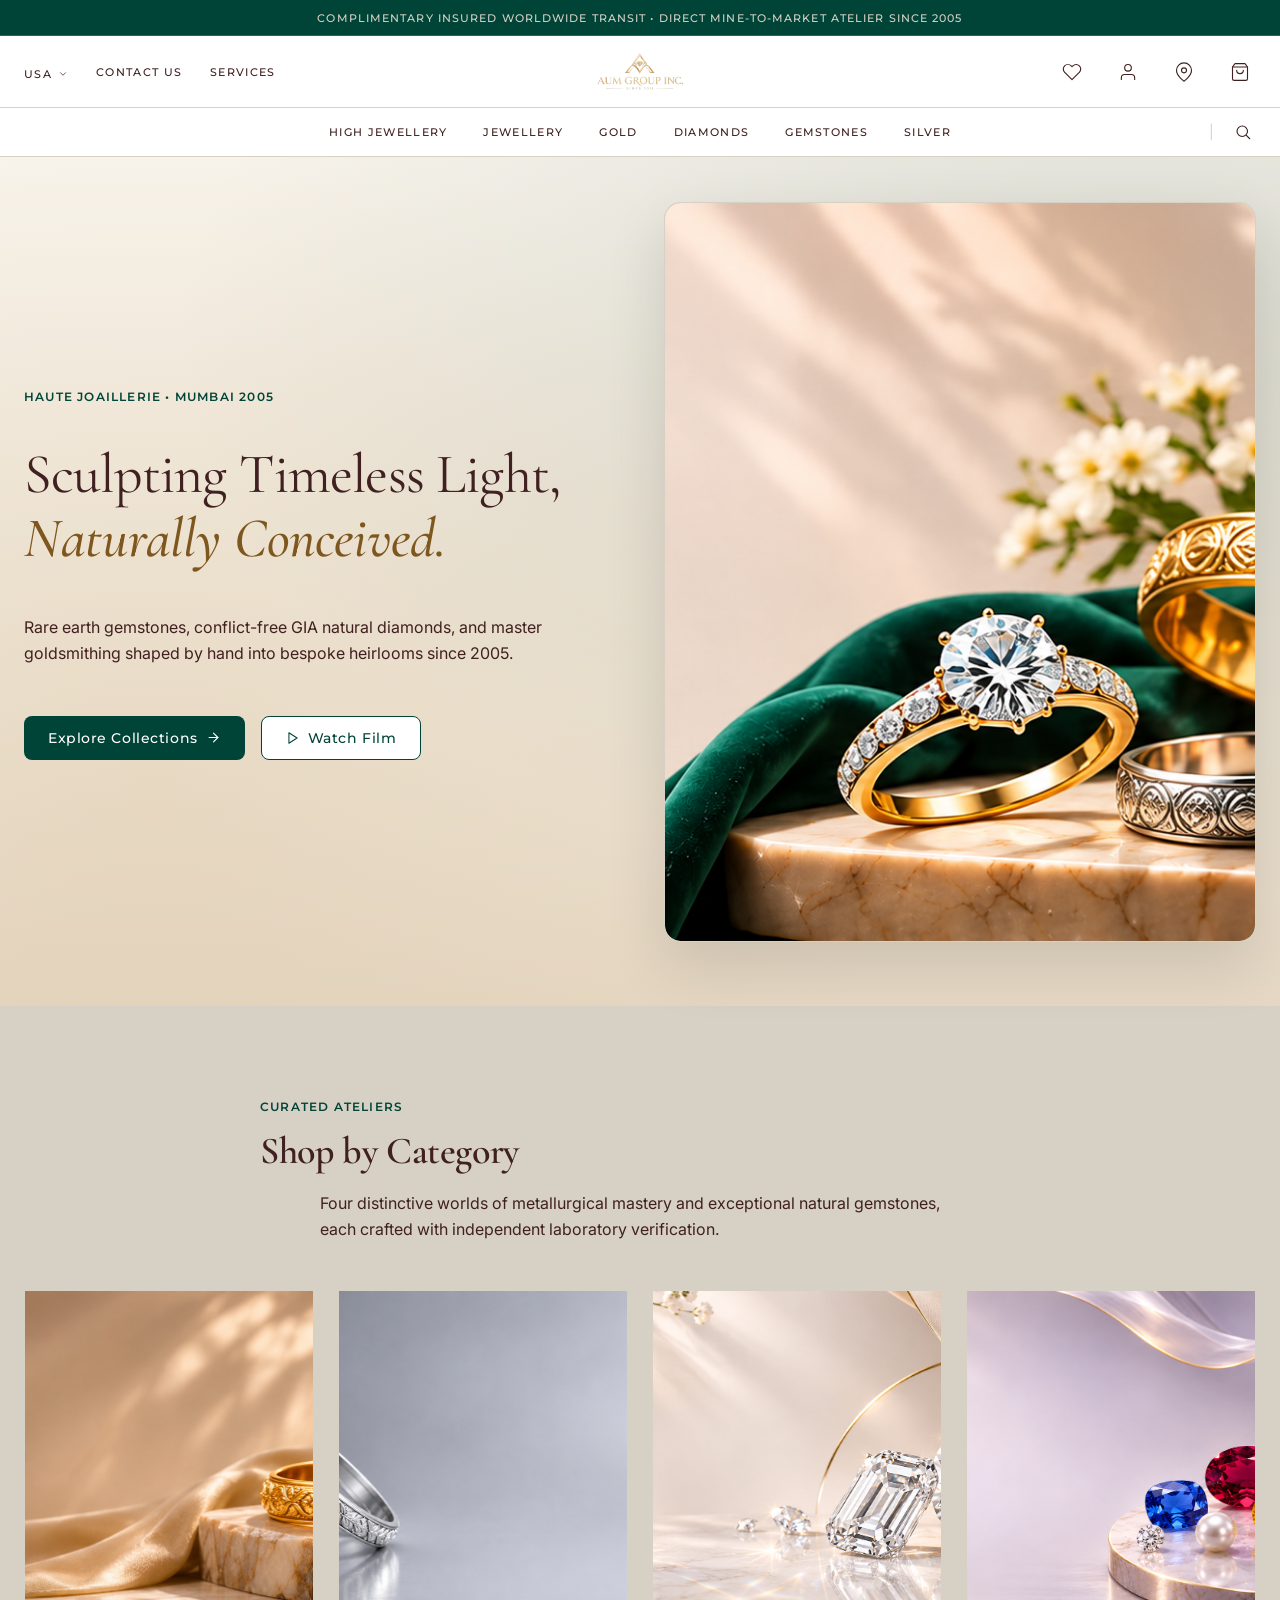
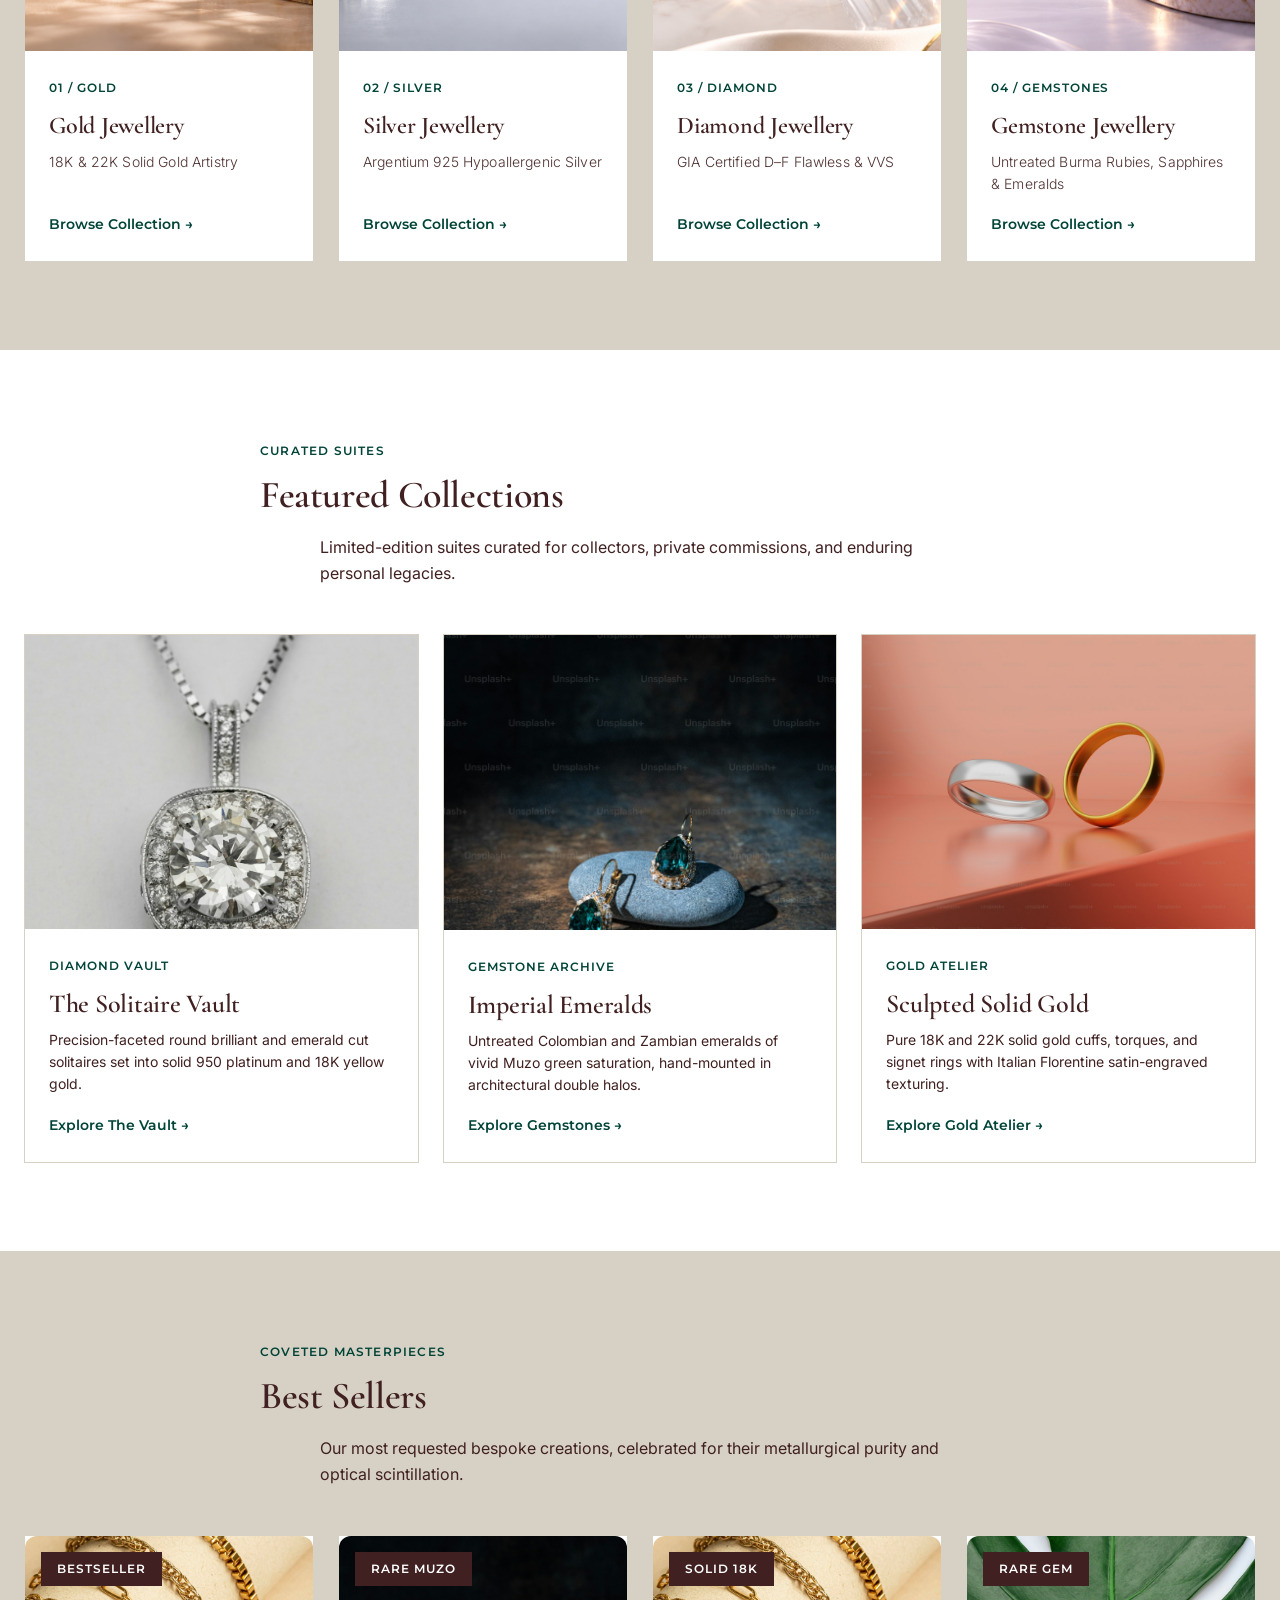
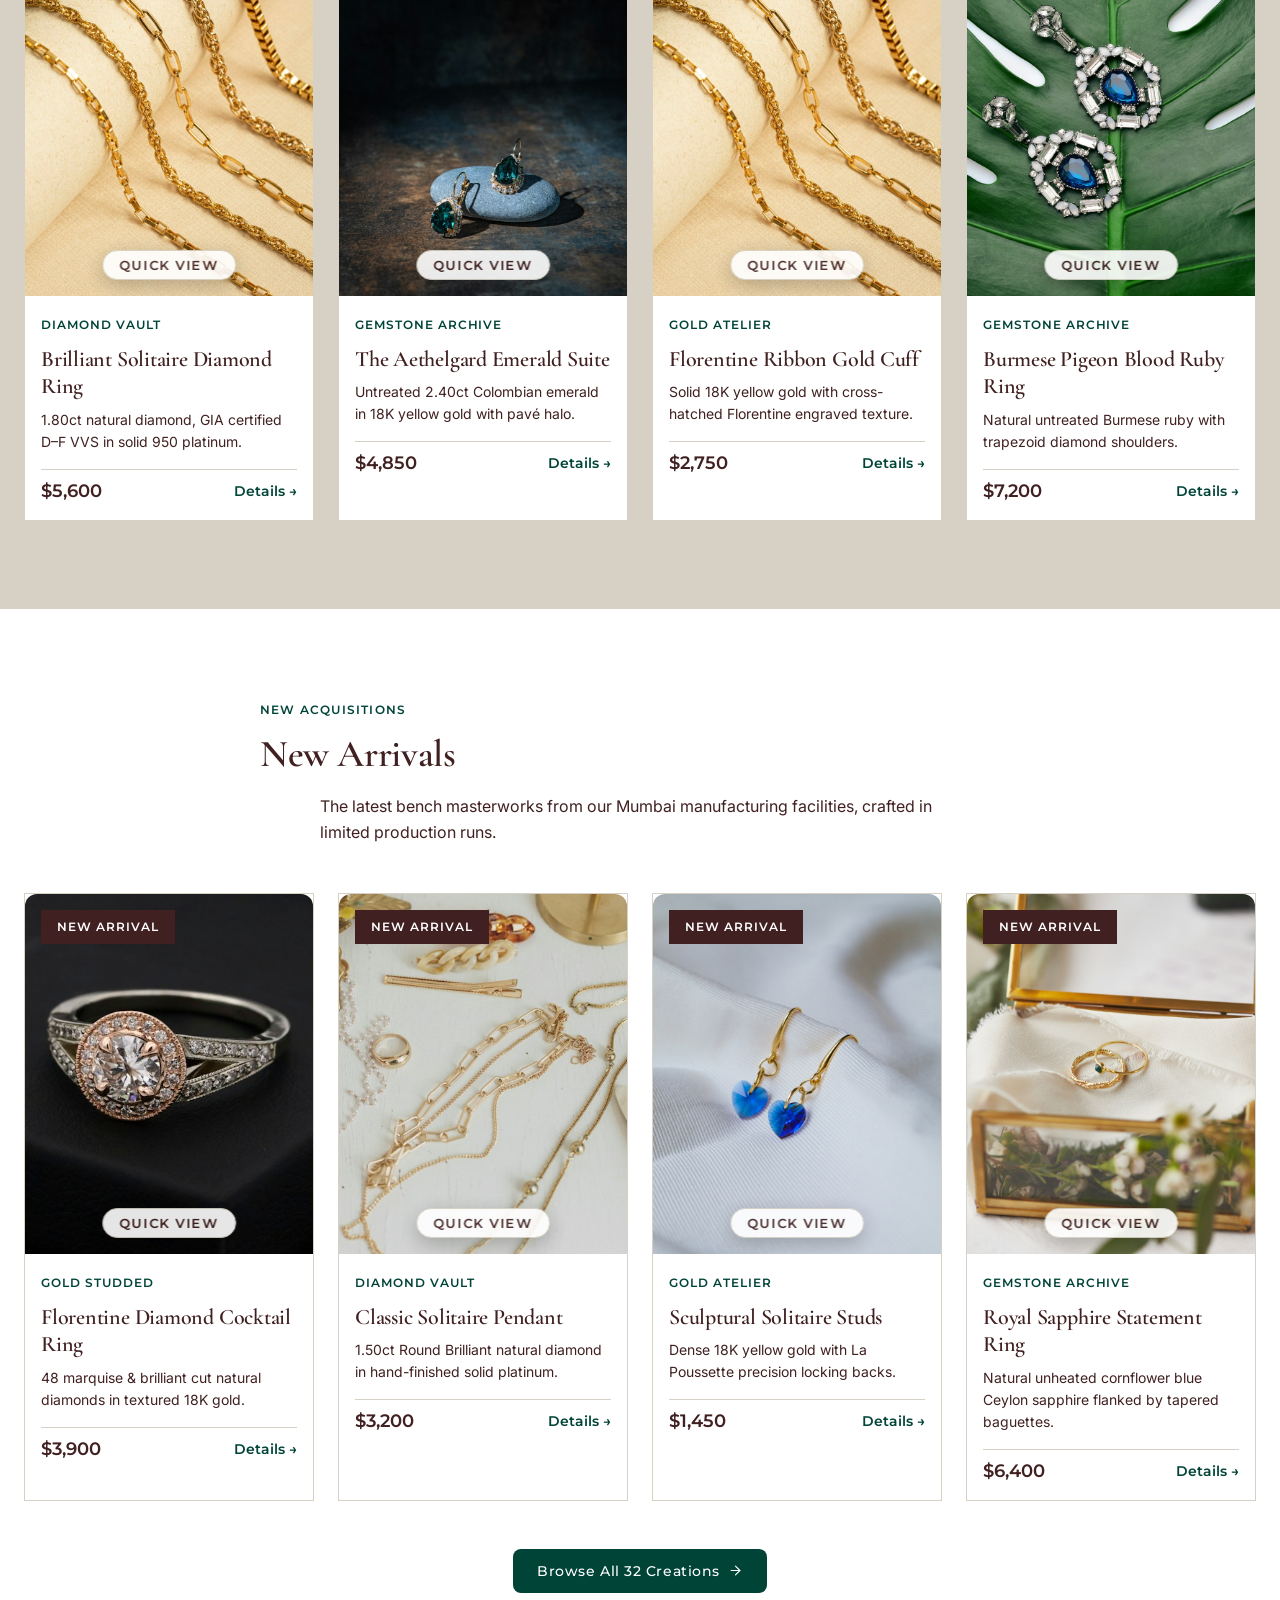
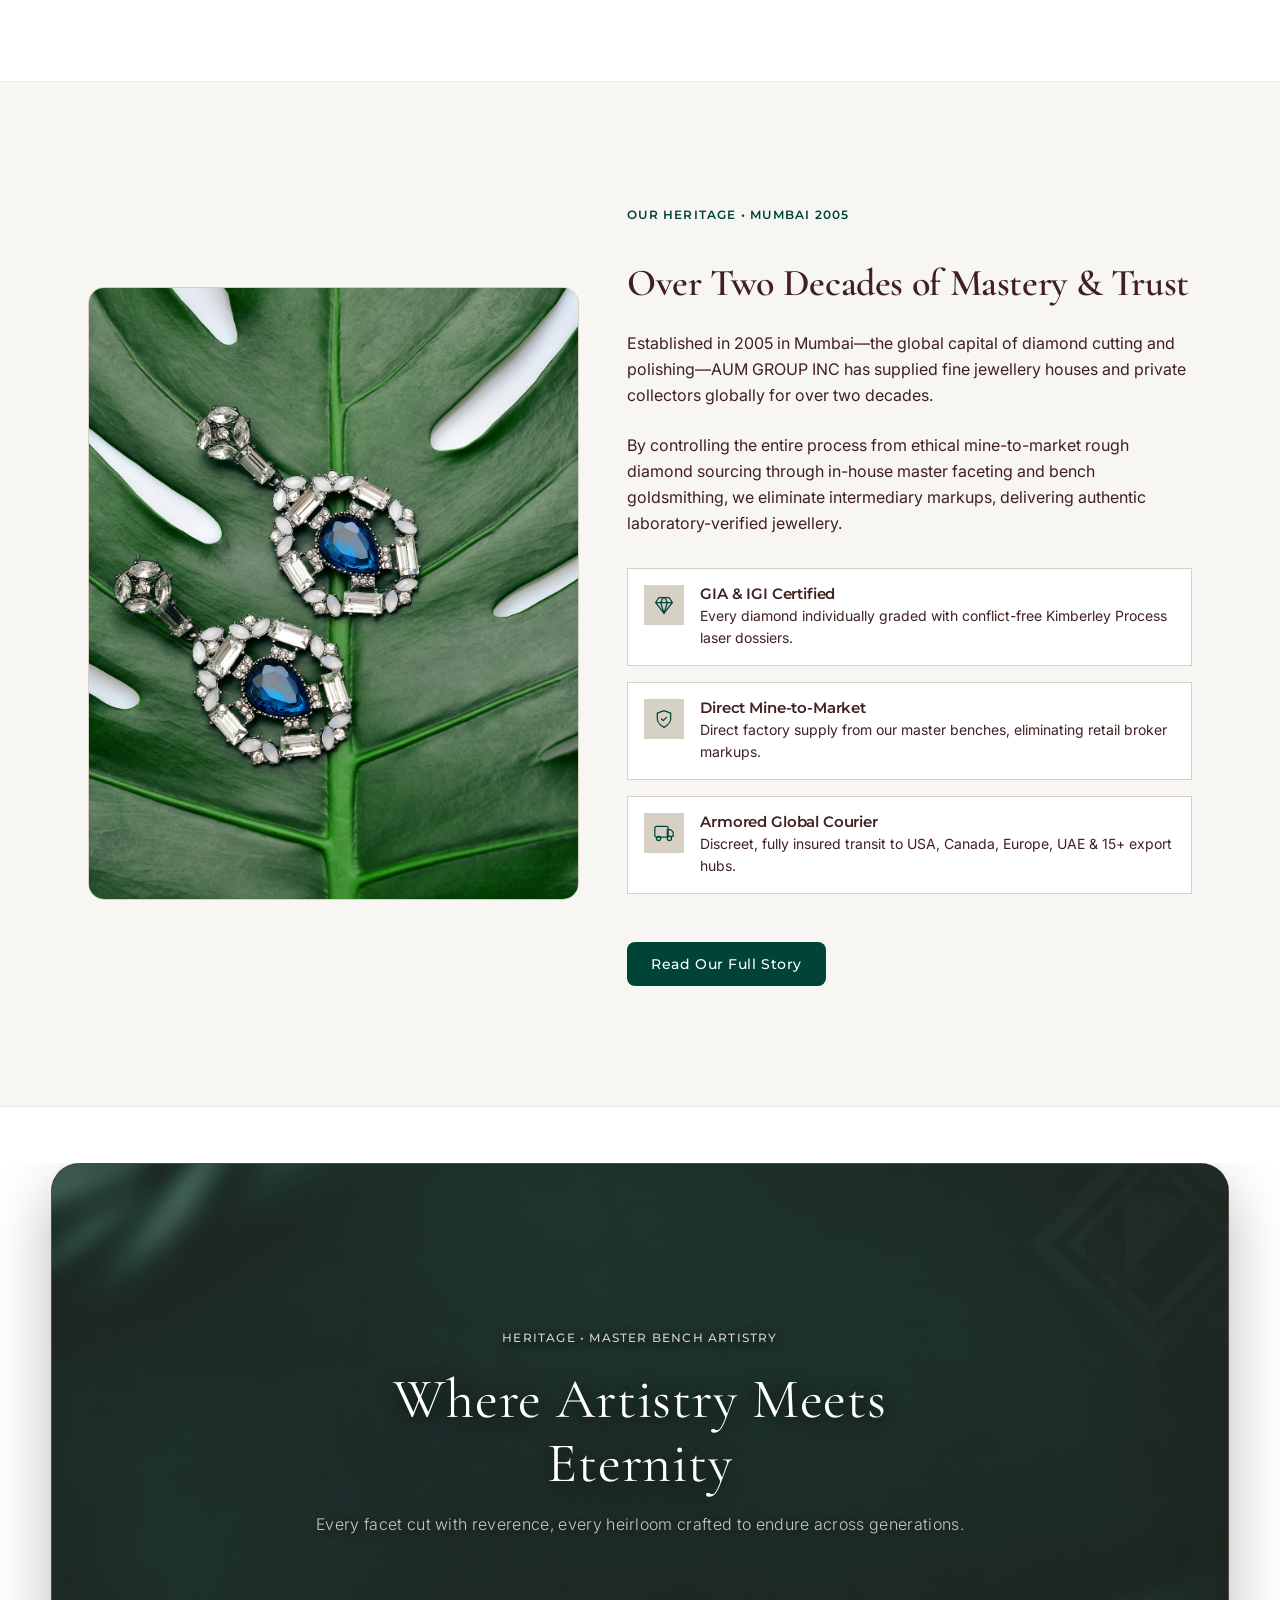
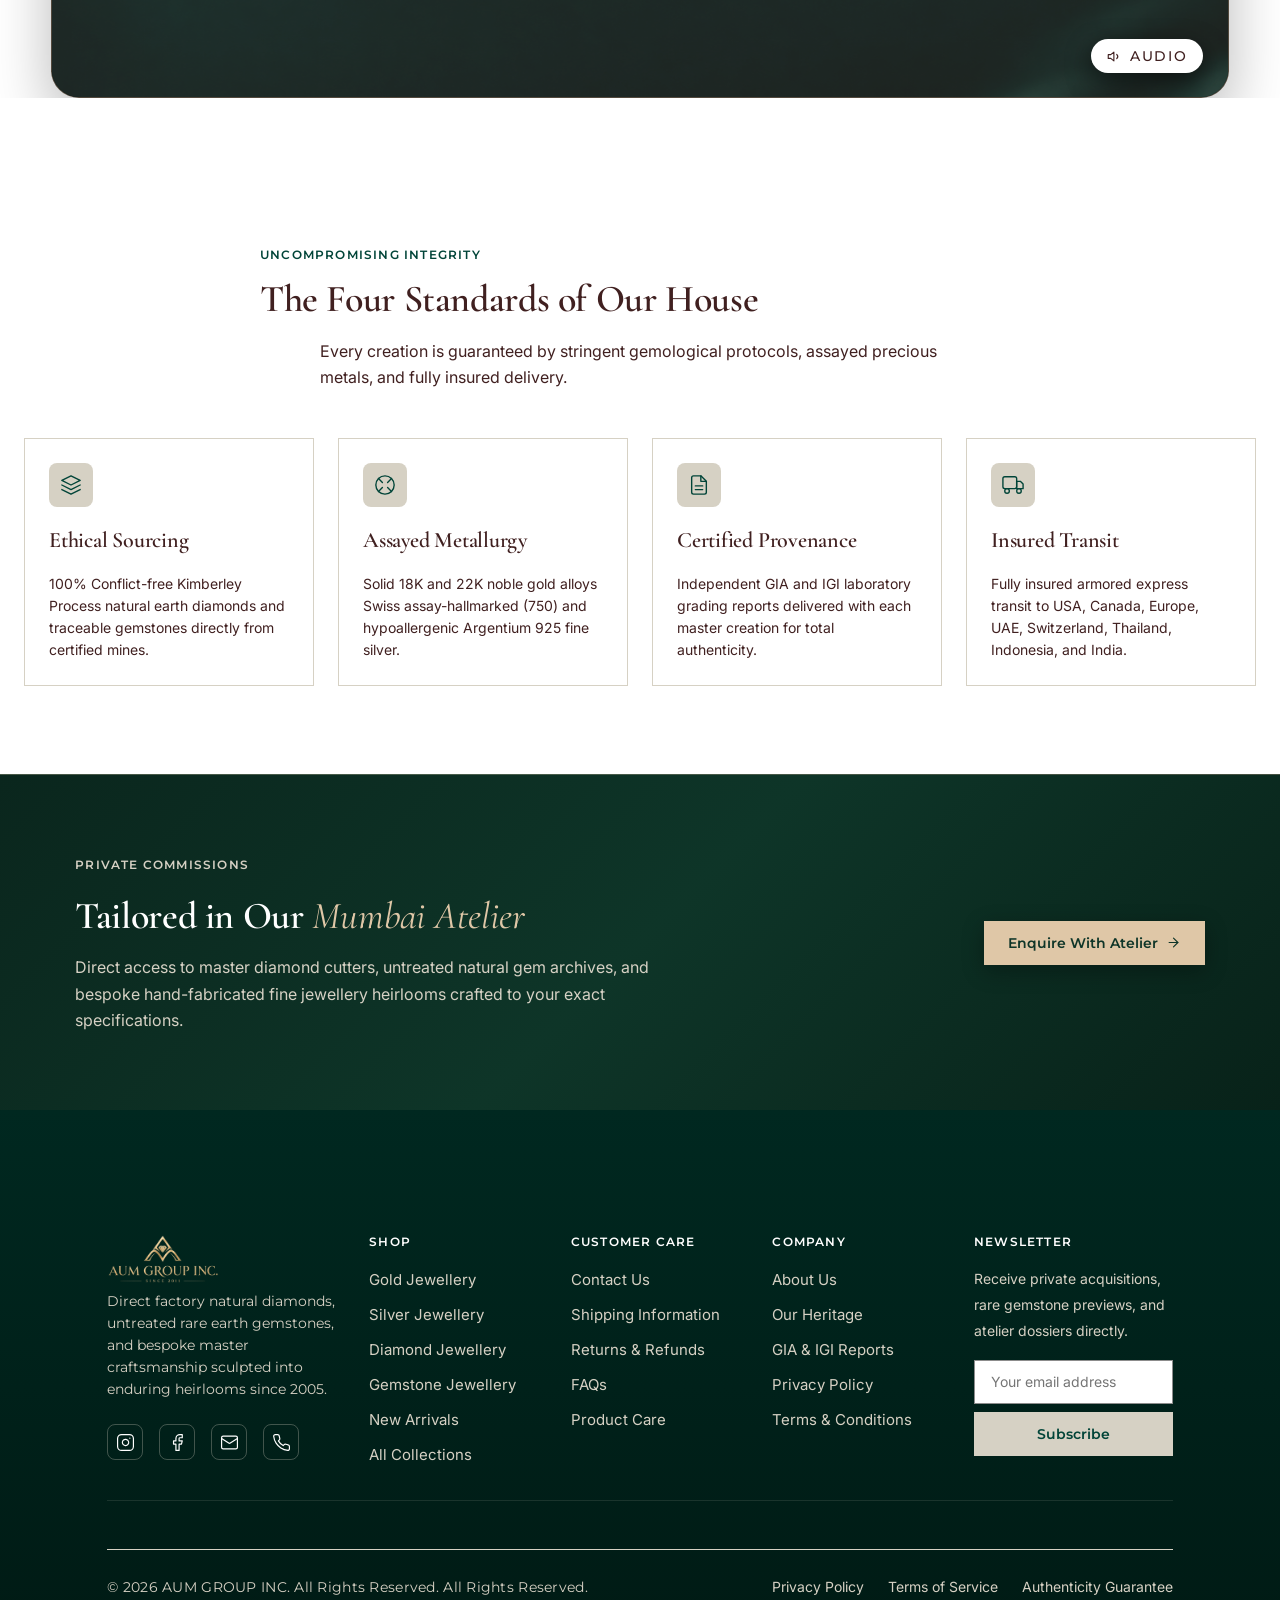
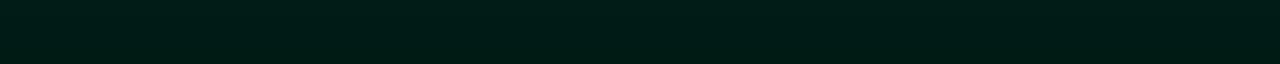
<file: index.html>
<!DOCTYPE html>
<html lang="en">

<head>
  <meta charset="UTF-8">
  <meta name="viewport" content="width=device-width, initial-scale=1.0">

  <title>AUM GROUP INC. | Fine Jewellery, Rare Gemstones &amp; Diamonds</title>

  <meta name="description"
    content="Discover a world of rare earth gemstones and GIA-certified natural diamonds sculpted into enduring living heirlooms since 2005.">

  <!-- Canonical URL -->
  <link rel="canonical" href="https://aumgroupinc.com/">

  <!-- Favicon -->
  <link rel="icon" type="image/png" href="assets/images/Tab Icon.png">

  <!-- Open Graph / Facebook -->
  <meta property="og:type" content="website">
  <meta property="og:url" content="https://aumgroupinc.com/">
  <meta property="og:title" content="AUM GROUP INC. | Fine Jewellery, Rare Gemstones &amp; Diamonds">
  <meta property="og:description"
    content="Natural diamonds, untreated rare gemstones, and handcrafted solid 18K gold heirlooms by AUM GROUP INC.">
  <meta property="og:site_name" content="AUM GROUP INC.">
  <meta property="og:locale" content="en_US">

  <!-- Additional SEO -->
  <meta name="author" content="AUM GROUP INC">
  <meta name="keywords"
    content="fine jewellery, luxury jewellery, gemstones, diamonds, AUM GROUP INC, GIA diamonds, emeralds, sapphires, 18k gold">
  <meta name="theme-color" content="#004438">

  <!-- Google Fonts: Cormorant Garamond (600, 700), Montserrat (400, 500, 600), Inter (400, 500, 600) with display=swap -->
  <link rel="preconnect" href="https://fonts.googleapis.com">
  <link rel="preconnect" href="https://fonts.gstatic.com" crossorigin>
  <link
    href="https://fonts.googleapis.com/css2?family=Cormorant+Garamond:ital,wght@0,400;0,500;0,600;0,700;1,400;1,600&family=Inter:wght@400;500;600&family=Montserrat:wght@400;500;600;700&display=swap"
    rel="stylesheet">

  <!-- External Stylesheets -->
  <link rel="stylesheet" href="style.css?v=8.0">
  <link rel="stylesheet" href="homepage.css?v=3.0">
  <link rel="stylesheet" href="animations.css?v=6.3">
</head>

<body class="homepage-light">

  <!-- Guarantee Hero Section is Always Shown First on Page Refresh -->
  <script>
    if ('scrollRestoration' in history) {
      history.scrollRestoration = 'manual';
    }
    window.scrollTo(0, 0);
  </script>

  <!-- =========================================================================
       A. ANNOUNCEMENT BAR (Above Navigation, Compact & Refined)
       ========================================================================= -->
  <div class="announcement-bar" role="region" aria-label="Announcement">
    <div class="announcement-container">
      <span class="announcement-text">
        COMPLIMENTARY INSURED WORLDWIDE TRANSIT &bull; DIRECT MINE-TO-MARKET ATELIER SINCE 2005
      </span>
    </div>
  </div>

  <!-- =========================================================================
       B. AUM GROUP INC. LUXURY 2-TIER NAVIGATION & EXTENDED MEGA MENUS
       ========================================================================= -->
  <header class="navbar aum-navbar" role="banner">

    <!-- TIER 1: Top Bar (Country/Currency, Concierge, Brand Signature, Utilities) -->
    <div class="aum-top-tier">
      <div class="aum-tier-container">

        <!-- Top Left: Country/Currency Selector + Utility Links -->
        <div class="aum-top-left">
          <!-- Mobile Menu Hamburger Button (visible on <=1024px) -->
          <button type="button" class="aum-hamburger-btn" id="mobile-menu-toggle" aria-label="Open Navigation Menu"
            aria-expanded="false" aria-controls="navbar-drawer">
            <svg viewBox="0 0 24 24" width="22" height="22" fill="none" stroke="currentColor" stroke-width="1.6"
              stroke-linecap="round" stroke-linejoin="round">
              <line x1="3" y1="6" x2="21" y2="6" />
              <line x1="3" y1="12" x2="21" y2="12" />
              <line x1="3" y1="18" x2="21" y2="18" />
            </svg>
          </button>

          <!-- Desktop Utility Links (hidden on <=1024px via CSS) -->
          <div class="aum-desktop-utilities">
            <!-- Country / Currency Selector (e.g. INDIA) -->
            <div class="currency-selector aum-currency" id="currency-selector">
              <button type="button" class="aum-text-btn" id="currency-btn" aria-label="Select Country and Currency"
                aria-expanded="false" aria-haspopup="true">
                <span class="currency-code" id="currency-current" data-mode="country">INDIA</span>
                <svg class="aum-chevron" width="10" height="10" viewBox="0 0 24 24" fill="none"
                  stroke="currentColor" stroke-width="1.8" stroke-linecap="round" stroke-linejoin="round">
                  <polyline points="6 9 12 15 18 9" />
                </svg>
              </button>
              <ul class="currency-menu" id="currency-menu" role="menu">
                <li class="currency-option active" data-currency="INR" role="menuitem"><span>India</span> <strong>INR (₹)</strong></li>
                <li class="currency-option" data-currency="USD" role="menuitem"><span>USA</span> <strong>USD ($)</strong></li>
                <li class="currency-option" data-currency="EUR" role="menuitem"><span>Europe</span> <strong>EUR (€)</strong></li>
                <li class="currency-option" data-currency="GBP" role="menuitem"><span>UK</span> <strong>GBP (£)</strong></li>
                <li class="currency-option" data-currency="CAD" role="menuitem"><span>Canada</span> <strong>CAD (CA$)</strong></li>
                <li class="currency-option" data-currency="AED" role="menuitem"><span>UAE</span> <strong>AED (د.إ)</strong></li>
                <li class="currency-option" data-currency="CHF" role="menuitem"><span>Switzerland</span> <strong>CHF (Fr)</strong></li>
                <li class="currency-option" data-currency="THB" role="menuitem"><span>Thailand</span> <strong>THB (฿)</strong></li>
                <li class="currency-option" data-currency="IDR" role="menuitem"><span>Indonesia</span> <strong>IDR (Rp)</strong></li>
              </ul>
            </div>

            <a href="contact.html" class="aum-top-link">CONTACT US</a>
            <a href="#specialities" class="aum-top-link">SERVICES</a>
          </div>
        </div>

        <!-- Top Center: Iconic Brand Signature / Wordmark -->
        <div class="aum-top-center">
          <a href="index.html" class="aum-brand-link" aria-label="AUM GROUP INC. Fine Jewellery">
            <img src="assets/company_logo.png" alt="AUM GROUP INC." class="aum-brand-logo">
          </a>
        </div>

        <!-- Top Right: Minimalist Luxury Action Icons -->
        <div class="aum-top-right">
          <!-- Curated Wishlist Button -->
          <button type="button" class="aum-icon-btn wishlist-btn" id="wishlist-btn" aria-label="Curated Wishlist"
            title="Curated Wishlist">
            <svg viewBox="0 0 24 24" width="20" height="20" fill="none" stroke="currentColor" stroke-width="1.35"
              stroke-linecap="round" stroke-linejoin="round">
              <path
                d="M20.84 4.61a5.5 5.5 0 0 0-7.78 0L12 5.67l-1.06-1.06a5.5 5.5 0 0 0-7.78 7.78l1.06 1.06L12 21.23l7.78-7.78 1.06-1.06a5.5 5.5 0 0 0 0-7.78z" />
            </svg>
            <span class="wishlist-badge" id="wishlist-counter">0</span>
          </button>

          <!-- Client Concierge / Account Profile -->
          <a href="contact.html" class="aum-icon-btn profile-btn" id="nav-profile-btn" aria-label="Client Concierge"
            title="Client Concierge">
            <svg viewBox="0 0 24 24" width="20" height="20" fill="none" stroke="currentColor" stroke-width="1.35"
              stroke-linecap="round" stroke-linejoin="round">
              <path d="M20 21v-2a4 4 0 0 0-4-4H8a4 4 0 0 0-4 4v2" />
              <circle cx="12" cy="7" r="4" />
            </svg>
          </a>

          <!-- Boutique Location Pin -->
          <a href="contact.html#boutiques" class="aum-icon-btn boutique-btn" aria-label="Find Boutique"
            title="Find Boutique">
            <svg viewBox="0 0 24 24" width="20" height="20" fill="none" stroke="currentColor" stroke-width="1.35"
              stroke-linecap="round" stroke-linejoin="round">
              <path d="M21 10c0 7-9 13-9 13s-9-6-9-13a9 9 0 0 1 18 0z" />
              <circle cx="12" cy="10" r="3" />
            </svg>
          </a>

          <!-- Shopping Bag Button -->
          <button type="button" class="aum-icon-btn cart-btn" id="cart-btn" aria-label="Shopping Bag"
            title="Shopping Bag">
            <svg viewBox="0 0 24 24" width="20" height="20" fill="none" stroke="currentColor" stroke-width="1.35"
              stroke-linecap="round" stroke-linejoin="round">
              <path d="M6 2L3 6v14a2 2 0 0 0 2 2h14a2 2 0 0 0 2-2V6l-3-4z" />
              <line x1="3" y1="6" x2="21" y2="6" />
              <path d="M16 10a4 4 0 0 1-8 0" />
            </svg>
            <span class="cart-badge" id="cart-counter">0</span>
          </button>
        </div>

      </div>
    </div>

    <!-- TIER 2: Bottom Bar (Centered Category Links + Mega Menu Hover Extension + Search Trigger) -->
    <div class="aum-bottom-tier">
      <div class="aum-tier-container bottom-tier-container">

        <!-- Centered Category Links Row -->
        <nav class="aum-category-nav" aria-label="Primary Jewellery Categories">

          <!-- 1. HIGH JEWELLERY (Mega Menu) -->
          <div class="nav-item-has-mega">
            <a href="shop.html" class="aum-cat-link">HIGH JEWELLERY</a>
            <div class="nav-mega-dropdown" role="region" aria-label="High Jewellery Collection">
              <div class="mega-inner-container">
                <div class="mega-subtabs-row">
                  <div class="mega-subtabs-list">
                    <span class="mega-subtab active">ALL CREATIONS</span>
                    <span class="mega-subtab">ROYAL HEIRLOOMS</span>
                    <span class="mega-subtab">BESPOKE SOLITAIRES</span>
                    <span class="mega-subtab">STATEMENT CUFFS</span>
                  </div>
                  <button type="button" class="mega-subtab-nav-btn" aria-label="Next Subcategories">
                    <svg width="12" height="12" viewBox="0 0 24 24" fill="none" stroke="currentColor" stroke-width="2" stroke-linecap="round" stroke-linejoin="round">
                      <polyline points="9 18 15 12 9 6"></polyline>
                    </svg>
                  </button>
                </div>
                <div class="mega-cards-wrapper">
                  <div class="mega-cards-grid mega-cards-4">
                    <a href="shop-gold.html" class="mega-card">
                      <div class="mega-card-img-wrap">
                        <img src="assets/images/products/Simple Gold.png" alt="Imperial Gold Choker" loading="lazy">
                        <span class="mega-cert-badge">18K ATELIER</span>
                      </div>
                      <span class="mega-card-title">IMPERIAL GOLD CHOKER</span>
                      <span class="mega-card-sub">18K Solid Gold Masterpiece</span>
                    </a>
                    <a href="shop-gold.html" class="mega-card">
                      <div class="mega-card-img-wrap">
                        <img src="assets/images/products/Studded Gold.png" alt="Solaris Diamond Cuff" loading="lazy">
                        <span class="mega-cert-badge">PAVÉ MASTER</span>
                      </div>
                      <span class="mega-card-title">SOLARIS DIAMOND CUFF</span>
                      <span class="mega-card-sub">Pavé Diamond Cast</span>
                    </a>
                    <a href="shop-diamond.html" class="mega-card">
                      <div class="mega-card-img-wrap">
                        <img src="assets/images/products/Diamond Image.png" alt="Celestial Solitaire" loading="lazy">
                        <span class="mega-cert-badge">GIA CERTIFIED</span>
                      </div>
                      <span class="mega-card-title">CELESTIAL SOLITAIRE</span>
                      <span class="mega-card-sub">Natural Earth Diamond</span>
                    </a>
                    <a href="shop-gems.html" class="mega-card">
                      <div class="mega-card-img-wrap">
                        <img src="assets/images/products/Gemstone.png" alt="Royal Zambian Emerald" loading="lazy">
                        <span class="mega-cert-badge">GÜBELIN CERTIFIED</span>
                      </div>
                      <span class="mega-card-title">ROYAL ZAMBIAN EMERALD</span>
                      <span class="mega-card-sub">Untreated Rare Specimen</span>
                    </a>
                  </div>
                  <button type="button" class="mega-cards-nav-btn" aria-label="Next creations">
                    <svg width="16" height="16" viewBox="0 0 24 24" fill="none" stroke="currentColor" stroke-width="2" stroke-linecap="round" stroke-linejoin="round">
                      <polyline points="9 18 15 12 9 6"></polyline>
                    </svg>
                  </button>
                </div>
                <div class="mega-footer-link-wrap">
                  <a href="shop.html" class="mega-view-all-link">View all</a>
                </div>
                <div class="mega-inspired-row">
                  <div class="inspired-heading">BE INSPIRED</div>
                  <div class="inspired-pillars">
                    <span class="inspired-pillar">THE AUM ATELIER</span>
                    <span class="inspired-pillar">CUSTOM ENGRAVINGS</span>
                    <span class="inspired-pillar">GIA &amp; IGI CERTIFICATION</span>
                    <span class="inspired-pillar">COMPLIMENTARY ARMORED TRANSIT</span>
                  </div>
                </div>
              </div>
            </div>
          </div>

          <!-- 2. JEWELLERY (Shows ALL 5 Categories: Gold, Studded Gold, Diamond, Gems, Silver) -->
          <div class="nav-item-has-mega">
            <a href="shop-gold.html" class="aum-cat-link">JEWELLERY</a>
            <div class="nav-mega-dropdown" role="region" aria-label="Fine Jewellery Categories">
              <div class="mega-inner-container">
                <div class="mega-subtabs-row">
                  <div class="mega-subtabs-list">
                    <span class="mega-subtab active">ALL JEWELLERY</span>
                    <span class="mega-subtab">SIMPLE GOLD</span>
                    <span class="mega-subtab">STUDDED GOLD</span>
                    <span class="mega-subtab">DIAMONDS</span>
                    <span class="mega-subtab">GEMSTONES</span>
                    <span class="mega-subtab">SILVER</span>
                  </div>
                  <button type="button" class="mega-subtab-nav-btn" aria-label="Next Subcategories">
                    <svg width="12" height="12" viewBox="0 0 24 24" fill="none" stroke="currentColor" stroke-width="2" stroke-linecap="round" stroke-linejoin="round">
                      <polyline points="9 18 15 12 9 6"></polyline>
                    </svg>
                  </button>
                </div>
                <div class="mega-cards-wrapper">
                  <div class="mega-cards-grid mega-cards-5">
                    <a href="shop-gold.html" class="mega-card">
                      <div class="mega-card-img-wrap">
                        <img src="assets/images/products/Simple Gold.png" alt="Simple Gold Jewellery" loading="lazy">
                      </div>
                      <span class="mega-card-title">SIMPLE GOLD</span>
                      <span class="mega-card-sub">18K Solid Gold</span>
                    </a>
                    <a href="shop-gold.html" class="mega-card">
                      <div class="mega-card-img-wrap">
                        <img src="assets/images/products/Studded Gold.png" alt="Studded Gold Jewellery" loading="lazy">
                      </div>
                      <span class="mega-card-title">STUDDED GOLD</span>
                      <span class="mega-card-sub">Precious Diamond Cast</span>
                    </a>
                    <a href="shop-diamond.html" class="mega-card">
                      <div class="mega-card-img-wrap">
                        <img src="assets/images/products/Diamond Image.png" alt="Diamond Jewellery" loading="lazy">
                        <span class="mega-cert-badge">GIA CERTIFIED</span>
                      </div>
                      <span class="mega-card-title">DIAMONDS</span>
                      <span class="mega-card-sub">GIA Certified Natural</span>
                    </a>
                    <a href="shop-gems.html" class="mega-card">
                      <div class="mega-card-img-wrap">
                        <img src="assets/images/products/Gemstone.png" alt="Gemstone Jewellery" loading="lazy">
                        <span class="mega-cert-badge">NATURAL UNTREATED</span>
                      </div>
                      <span class="mega-card-title">GEMSTONES</span>
                      <span class="mega-card-sub">Emeralds &amp; Sapphires</span>
                    </a>
                    <a href="shop-silver.html" class="mega-card">
                      <div class="mega-card-img-wrap">
                        <img src="assets/images/products/Silver.png" alt="Silver Jewellery" loading="lazy">
                        <span class="mega-cert-badge">SOLID 925</span>
                      </div>
                      <span class="mega-card-title">SILVER</span>
                      <span class="mega-card-sub">925 Handcrafted Studio</span>
                    </a>
                  </div>
                  <button type="button" class="mega-cards-nav-btn" aria-label="Next creations">
                    <svg width="16" height="16" viewBox="0 0 24 24" fill="none" stroke="currentColor" stroke-width="2" stroke-linecap="round" stroke-linejoin="round">
                      <polyline points="9 18 15 12 9 6"></polyline>
                    </svg>
                  </button>
                </div>
                <div class="mega-footer-link-wrap">
                  <a href="shop.html" class="mega-view-all-link">View all</a>
                </div>
                <div class="mega-inspired-row">
                  <div class="inspired-heading">BE INSPIRED</div>
                  <div class="inspired-pillars">
                    <span class="inspired-pillar">THE AUM ATELIER</span>
                    <span class="inspired-pillar">ENGRAVE YOUR PIECE</span>
                    <span class="inspired-pillar">LATEST SALON ARRIVALS</span>
                    <span class="inspired-pillar">COMPLIMENTARY ARMORED TRANSIT</span>
                  </div>
                </div>
              </div>
            </div>
          </div>

          <!-- 3. GOLD (TWO OPTIONS ONLY: Simple Gold & Studded Gold) -->
          <div class="nav-item-has-mega">
            <a href="shop-gold.html" class="aum-cat-link">GOLD</a>
            <div class="nav-mega-dropdown" role="region" aria-label="Gold Atelier">
              <div class="mega-inner-container">
                <div class="mega-subtabs-row">
                  <div class="mega-subtabs-list">
                    <span class="mega-subtab active">SIMPLE GOLD</span>
                    <span class="mega-subtab">STUDDED GOLD</span>
                  </div>
                </div>
                <div class="mega-cards-wrapper">
                  <div class="mega-cards-grid mega-cards-4">
                    <a href="shop-gold.html" class="mega-card">
                      <div class="mega-card-img-wrap">
                        <img src="assets/images/products/Simple Gold.png" alt="Simple Gold Atelier" loading="lazy">
                        <span class="mega-cert-badge">18K SOLID GOLD</span>
                      </div>
                      <span class="mega-card-title">SIMPLE GOLD</span>
                      <span class="mega-card-sub">18K &amp; 22K Solid Yellow &amp; Rose Gold</span>
                    </a>
                    <a href="shop-gold.html" class="mega-card">
                      <div class="mega-card-img-wrap">
                        <img src="assets/images/products/Jewellery Images - Copy/Simple gold/1.jpeg" alt="Lumen Solid Gold Ring" loading="lazy">
                        <span class="mega-cert-badge">HALLMARKED BIS</span>
                      </div>
                      <span class="mega-card-title">SOLID GOLD BANDS</span>
                      <span class="mega-card-sub">Handcrafted Solid Gold Heirlooms</span>
                    </a>
                    <a href="shop-gold.html" class="mega-card">
                      <div class="mega-card-img-wrap">
                        <img src="assets/images/products/Studded Gold.png" alt="Studded Gold Atelier" loading="lazy">
                        <span class="mega-cert-badge">STUDDED PAVÉ</span>
                      </div>
                      <span class="mega-card-title">STUDDED GOLD</span>
                      <span class="mega-card-sub">Precious Diamond Cast Creations</span>
                    </a>
                    <a href="shop-gold.html" class="mega-card">
                      <div class="mega-card-img-wrap">
                        <img src="assets/images/products/Jewellery Images - Copy/Studded gold/s1.jpeg" alt="Pavé Studded Ring" loading="lazy">
                        <span class="mega-cert-badge">18K DIAMOND</span>
                      </div>
                      <span class="mega-card-title">STUDDED DIAMOND BANDS</span>
                      <span class="mega-card-sub">Brilliant Natural Pavé Eternity</span>
                    </a>
                  </div>
                  <button type="button" class="mega-cards-nav-btn" aria-label="Next creations">
                    <svg width="16" height="16" viewBox="0 0 24 24" fill="none" stroke="currentColor" stroke-width="2" stroke-linecap="round" stroke-linejoin="round">
                      <polyline points="9 18 15 12 9 6"></polyline>
                    </svg>
                  </button>
                </div>
                <div class="mega-footer-link-wrap">
                  <a href="shop-gold.html" class="mega-view-all-link">View all</a>
                </div>
                <div class="mega-inspired-row">
                  <div class="inspired-heading">BE INSPIRED</div>
                  <div class="inspired-pillars">
                    <span class="inspired-pillar">100% SOLID RECYCLED GOLD</span>
                    <span class="inspired-pillar">HALLMARKED BIS 750 / 916</span>
                    <span class="inspired-pillar">BESPOKE CUSTOM ALLOYING</span>
                    <span class="inspired-pillar">LIFETIME ATELIER POLISHING</span>
                  </div>
                </div>
              </div>
            </div>
          </div>

          <!-- 4. DIAMONDS (TWO OPTIONS ONLY: Natural Diamonds & Lab-Grown Diamonds) -->
          <div class="nav-item-has-mega">
            <a href="shop-diamond.html" class="aum-cat-link">DIAMONDS</a>
            <div class="nav-mega-dropdown" role="region" aria-label="Diamond Vault and Certified Diamonds">
              <div class="mega-inner-container">
                <div class="mega-subtabs-row">
                  <div class="mega-subtabs-list">
                    <span class="mega-subtab active">NATURAL DIAMONDS</span>
                    <span class="mega-subtab">LAB-GROWN DIAMONDS</span>
                  </div>
                </div>
                <div class="mega-cards-wrapper">
                  <div class="mega-cards-grid mega-cards-4">
                    <a href="shop-diamond.html" class="mega-card">
                      <div class="mega-card-img-wrap">
                        <img src="assets/images/products/Diamond Image.png" alt="Natural Diamond Solitaire" loading="lazy">
                        <span class="mega-cert-badge">GIA CERTIFIED</span>
                      </div>
                      <span class="mega-card-title">NATURAL SOLITAIRE</span>
                      <span class="mega-card-sub">GIA #218549 &bull; D Color Flawless Earth Mined</span>
                    </a>
                    <a href="shop-diamond.html" class="mega-card">
                      <div class="mega-card-img-wrap">
                        <img src="assets/images/products/Jewellery Images - Copy/Diamond/d1.jpeg" alt="Natural Diamond Brilliant Band" loading="lazy">
                        <span class="mega-cert-badge">KIMBERLEY CERTIFIED</span>
                      </div>
                      <span class="mega-card-title">NATURAL DIAMOND BAND</span>
                      <span class="mega-card-sub">Conflict-Free Natural Mined Diamonds</span>
                    </a>
                    <a href="shop-diamond.html" class="mega-card">
                      <div class="mega-card-img-wrap">
                        <img src="assets/images/products/Jewellery Images - Copy/Diamond/d2.jpeg" alt="Lab-Grown CVD Solitaire" loading="lazy">
                        <span class="mega-cert-badge">IGI CERTIFIED</span>
                      </div>
                      <span class="mega-card-title">LAB-GROWN SOLITAIRE</span>
                      <span class="mega-card-sub">IGI #592301 &bull; Type IIa Pure Carbon Flawless</span>
                    </a>
                    <a href="shop-diamond.html" class="mega-card">
                      <div class="mega-card-img-wrap">
                        <img src="assets/images/products/Jewellery Images - Copy/Diamond/d3.jpeg" alt="Lab-Grown Eternity Band" loading="lazy">
                        <span class="mega-cert-badge">IGI CERTIFIED</span>
                      </div>
                      <span class="mega-card-title">LAB-GROWN PAVÉ BAND</span>
                      <span class="mega-card-sub">1.85 TCW VVS1 &bull; Eco-Grown Diamond</span>
                    </a>
                  </div>
                  <button type="button" class="mega-cards-nav-btn" aria-label="Next creations">
                    <svg width="16" height="16" viewBox="0 0 24 24" fill="none" stroke="currentColor" stroke-width="2" stroke-linecap="round" stroke-linejoin="round">
                      <polyline points="9 18 15 12 9 6"></polyline>
                    </svg>
                  </button>
                </div>
                <div class="mega-footer-link-wrap">
                  <a href="shop-diamond.html" class="mega-view-all-link">View all</a>
                </div>
                <div class="mega-inspired-row">
                  <div class="inspired-heading">CERTIFICATE OF AUTHENTICITY</div>
                  <div class="inspired-pillars">
                    <span class="inspired-pillar">100% GIA &amp; IGI CERTIFIED</span>
                    <span class="inspired-pillar">INDIVIDUAL REPORT DOSSIER</span>
                    <span class="inspired-pillar">LASER INSCRIBED GIRDLE</span>
                    <span class="inspired-pillar">CONFLICT-FREE GUARANTEE</span>
                  </div>
                </div>
              </div>
            </div>
          </div>

          <!-- 5. GEMSTONES (Mega Menu) -->
          <div class="nav-item-has-mega">
            <a href="shop-gems.html" class="aum-cat-link">GEMSTONES</a>
            <div class="nav-mega-dropdown" role="region" aria-label="Untreated Earth-Mined Gemstones">
              <div class="mega-inner-container">
                <div class="mega-subtabs-row">
                  <div class="mega-subtabs-list">
                    <span class="mega-subtab active">ALL GEMSTONES</span>
                    <span class="mega-subtab">ZAMBIAN EMERALDS</span>
                    <span class="mega-subtab">BURMESE RUBIES</span>
                    <span class="mega-subtab">CEYLON SAPPHIRES</span>
                    <span class="mega-subtab">PADPARADSCHA</span>
                  </div>
                  <button type="button" class="mega-subtab-nav-btn" aria-label="Next Subcategories">
                    <svg width="12" height="12" viewBox="0 0 24 24" fill="none" stroke="currentColor" stroke-width="2" stroke-linecap="round" stroke-linejoin="round">
                      <polyline points="9 18 15 12 9 6"></polyline>
                    </svg>
                  </button>
                </div>
                <div class="mega-cards-wrapper">
                  <div class="mega-cards-grid mega-cards-4">
                    <a href="shop-gems.html" class="mega-card">
                      <div class="mega-card-img-wrap">
                        <img src="assets/images/products/Gemstone.png" alt="Zambian Emerald Cocktail Ring" loading="lazy">
                        <span class="mega-cert-badge">GÜBELIN CERTIFIED</span>
                      </div>
                      <span class="mega-card-title">ZAMBIAN EMERALD</span>
                      <span class="mega-card-sub">No Oil &bull; Vivid Green Untreated</span>
                    </a>
                    <a href="shop-gems.html" class="mega-card">
                      <div class="mega-card-img-wrap">
                        <img src="assets/images/products/Jewellery Images - Copy/Gems/2.jpeg" alt="Burmese Pigeon Blood Ruby" loading="lazy">
                        <span class="mega-cert-badge">SSEF CERTIFIED</span>
                      </div>
                      <span class="mega-card-title">PIGEON BLOOD RUBY</span>
                      <span class="mega-card-sub">Unheated &bull; Royal Red</span>
                    </a>
                    <a href="shop-gems.html" class="mega-card">
                      <div class="mega-card-img-wrap">
                        <img src="assets/images/products/Jewellery Images - Copy/Gems/3.jpeg" alt="Royal Ceylon Blue Sapphire" loading="lazy">
                        <span class="mega-cert-badge">GIA CERTIFIED</span>
                      </div>
                      <span class="mega-card-title">CEYLON BLUE SAPPHIRE</span>
                      <span class="mega-card-sub">Cornflower Blue &bull; Natural</span>
                    </a>
                    <a href="shop-gems.html" class="mega-card">
                      <div class="mega-card-img-wrap">
                        <img src="assets/images/products/Jewellery Images - Copy/Gems/4.jpeg" alt="Padparadscha Sunset Sapphire" loading="lazy">
                        <span class="mega-cert-badge">LOTUS CERTIFIED</span>
                      </div>
                      <span class="mega-card-title">PADPARADSCHA SAPPHIRE</span>
                      <span class="mega-card-sub">Rare Lotus Blossom Hue</span>
                    </a>
                  </div>
                  <button type="button" class="mega-cards-nav-btn" aria-label="Next creations">
                    <svg width="16" height="16" viewBox="0 0 24 24" fill="none" stroke="currentColor" stroke-width="2" stroke-linecap="round" stroke-linejoin="round">
                      <polyline points="9 18 15 12 9 6"></polyline>
                    </svg>
                  </button>
                </div>
                <div class="mega-footer-link-wrap">
                  <a href="shop-gems.html" class="mega-view-all-link">View all</a>
                </div>
                <div class="mega-inspired-row">
                  <div class="inspired-heading">BE INSPIRED</div>
                  <div class="inspired-pillars">
                    <span class="inspired-pillar">DIRECT MINE-TO-MARKET GEMS</span>
                    <span class="inspired-pillar">GIA &amp; GÜBELIN CERTIFIED</span>
                    <span class="inspired-pillar">ZERO THERMAL ENHANCEMENT</span>
                    <span class="inspired-pillar">BESPOKE STONE MOUNTING</span>
                  </div>
                </div>
              </div>
            </div>
          </div>

          <!-- 6. SILVER (Mega Menu) -->
          <div class="nav-item-has-mega">
            <a href="shop-silver.html" class="aum-cat-link">SILVER</a>
            <div class="nav-mega-dropdown" role="region" aria-label="Sterling Silver Heirlooms">
              <div class="mega-inner-container">
                <div class="mega-subtabs-row">
                  <div class="mega-subtabs-list">
                    <span class="mega-subtab active">ALL SILVER</span>
                    <span class="mega-subtab">STERLING CUFFS</span>
                    <span class="mega-subtab">ARTISAN RINGS</span>
                    <span class="mega-subtab">MINIMALIST PENDANTS</span>
                  </div>
                  <button type="button" class="mega-subtab-nav-btn" aria-label="Next Subcategories">
                    <svg width="12" height="12" viewBox="0 0 24 24" fill="none" stroke="currentColor" stroke-width="2" stroke-linecap="round" stroke-linejoin="round">
                      <polyline points="9 18 15 12 9 6"></polyline>
                    </svg>
                  </button>
                </div>
                <div class="mega-cards-wrapper">
                  <div class="mega-cards-grid mega-cards-4">
                    <a href="shop-silver.html" class="mega-card">
                      <div class="mega-card-img-wrap">
                        <img src="assets/images/products/Silver.png" alt="Sterling Silver Atelier" loading="lazy">
                        <span class="mega-cert-badge">SOLID 925</span>
                      </div>
                      <span class="mega-card-title">STERLING 925 CUFF</span>
                      <span class="mega-card-sub">Hand-Engraved Silver</span>
                    </a>
                    <a href="shop-silver.html" class="mega-card">
                      <div class="mega-card-img-wrap">
                        <img src="assets/images/Background Images/Elegant Silver Jewelry on Gray Stone.png" alt="Silver Statement Creation" loading="lazy">
                        <span class="mega-cert-badge">STUDIO CRAFT</span>
                      </div>
                      <span class="mega-card-title">STATEMENT STONE RING</span>
                      <span class="mega-card-sub">Silver &bull; Natural Quartz</span>
                    </a>
                    <a href="shop-silver.html" class="mega-card">
                      <div class="mega-card-img-wrap">
                        <img src="assets/images/products/Silver.png" alt="Geometric Silver Band" loading="lazy">
                        <span class="mega-cert-badge">RHODIUM FINISH</span>
                      </div>
                      <span class="mega-card-title">GEOMETRIC SILVER BAND</span>
                      <span class="mega-card-sub">Brushed Rhodium Finish</span>
                    </a>
                    <a href="shop-silver.html" class="mega-card">
                      <div class="mega-card-img-wrap">
                        <img src="assets/images/Background Images/Elegant Silver Jewelry on Gray Stone.png" alt="Artisan Silver Pendant" loading="lazy">
                        <span class="mega-cert-badge">SOLID 925</span>
                      </div>
                      <span class="mega-card-title">ARTISAN PENDANT</span>
                      <span class="mega-card-sub">Solid 925 Sterling</span>
                    </a>
                  </div>
                  <button type="button" class="mega-cards-nav-btn" aria-label="Next creations">
                    <svg width="16" height="16" viewBox="0 0 24 24" fill="none" stroke="currentColor" stroke-width="2" stroke-linecap="round" stroke-linejoin="round">
                      <polyline points="9 18 15 12 9 6"></polyline>
                    </svg>
                  </button>
                </div>
                <div class="mega-footer-link-wrap">
                  <a href="shop-silver.html" class="mega-view-all-link">View all</a>
                </div>
                <div class="mega-inspired-row">
                  <div class="inspired-heading">BE INSPIRED</div>
                  <div class="inspired-pillars">
                    <span class="inspired-pillar">PURE 92.5% SOLID SILVER</span>
                    <span class="inspired-pillar">ANTI-TARNISH RHODIUM COATING</span>
                    <span class="inspired-pillar">BESPOKE ENGRAVING</span>
                    <span class="inspired-pillar">DIRECT ATELIER PRICING</span>
                  </div>
                </div>
              </div>
            </div>
          </div>

        </nav>

        <!-- Right Side: Vertical Hairline + Search Trigger -->
        <div class="aum-search-wrapper">
          <span class="aum-pipe-divider" aria-hidden="true">|</span>
          <button type="button" class="aum-search-btn" id="nav-search-btn" aria-label="Search Catalogue"
            title="Search Fine Jewellery">
            <svg viewBox="0 0 24 24" width="18" height="18" fill="none" stroke="currentColor" stroke-width="1.5"
              stroke-linecap="round" stroke-linejoin="round">
              <circle cx="11" cy="11" r="7" />
              <line x1="21" y1="21" x2="16.5" y2="16.5" />
            </svg>
          </button>
        </div>

      </div>
    </div>

    <!-- Interactive Luxury Search Dropdown / Bar -->
    <div class="aum-search-dropdown" id="aum-search-drawer" aria-hidden="true">
      <div class="aum-search-inner">
        <div class="aum-search-input-wrap">
          <svg class="search-field-icon" viewBox="0 0 24 24" width="18" height="18" fill="none" stroke="currentColor"
            stroke-width="1.5">
            <circle cx="11" cy="11" r="7" />
            <line x1="21" y1="21" x2="16.5" y2="16.5" />
          </svg>
          <input type="search" id="aum-search-input"
            placeholder="Search fine jewellery, solitaire diamonds, emeralds, collections..." autocomplete="off">
          <button type="button" class="aum-search-close-btn" id="aum-search-close" aria-label="Close Search">
            <svg viewBox="0 0 24 24" width="18" height="18" fill="none" stroke="currentColor" stroke-width="1.5"
              stroke-linecap="round" stroke-linejoin="round">
              <line x1="18" y1="6" x2="6" y2="18" />
              <line x1="6" y1="6" x2="18" y2="18" />
            </svg>
          </button>
        </div>
        <div class="aum-search-suggestions">
          <span class="search-tag-heading">SUGGESTIONS:</span>
          <a href="shop.html?search=High+Jewellery" class="search-tag-link">High Jewellery</a>
          <a href="shop-gold.html" class="search-tag-link">18K Yellow Gold</a>
          <a href="shop-diamond.html" class="search-tag-link">Solitaire Diamond Rings</a>
          <a href="shop-gems.html" class="search-tag-link">Zambian Emeralds</a>
          <a href="shop.html" class="search-tag-link">Tennis Bracelets</a>
          <a href="about.html" class="search-tag-link">Bespoke Atelier</a>
        </div>
      </div>
    </div>

    <div class="scroll-progress-line" id="scroll-progress-bar" aria-hidden="true"></div>
  </header>

  <!-- Mega Menu Subtle Backdrop Overlay -->
  <div class="mega-menu-backdrop" id="mega-menu-backdrop" aria-hidden="true"></div>

  <!-- Mobile Drawer -->
  <div class="navbar-drawer-overlay" id="navbar-drawer-overlay" aria-hidden="true"></div>
  <aside class="navbar-drawer" id="navbar-drawer" aria-label="Mobile Navigation Menu">
    <div class="drawer-header">
      <a href="index.html" class="drawer-brand" aria-label="AUM GROUP INC. Homepage">
        <img src="assets/company_logo.png" alt="AUM GROUP INC." class="drawer-brand-logo">
      </a>
      <button type="button" class="drawer-close-btn" id="drawer-close-btn" aria-label="Close Navigation Menu">
        <svg viewBox="0 0 24 24" width="20" height="20" fill="none" stroke="currentColor" stroke-width="1.8"
          stroke-linecap="round" stroke-linejoin="round">
          <line x1="18" y1="6" x2="6" y2="18" />
          <line x1="6" y1="6" x2="18" y2="18" />
        </svg>
      </button>
    </div>

    <div class="drawer-search-wrap">
      <input type="search" placeholder="Search creations..." class="drawer-search-input" id="drawer-search-input">
    </div>

    <div class="drawer-nav-section-label">HAUTE JOAILLERIE &amp; CREATIONS</div>
    <ul class="drawer-nav-list">
      <li><a href="shop.html" class="drawer-nav-link">High Jewellery</a></li>
      <li>
        <div class="drawer-accordion-header">
          <a href="shop-gold.html" class="drawer-nav-link">Jewellery (All 5 Categories)</a>
        </div>
        <ul class="drawer-subnav-list">
          <li><a href="shop-gold.html" class="drawer-subnav-link">Simple Gold (18K &amp; 22K)</a></li>
          <li><a href="shop-gold.html" class="drawer-subnav-link">Studded Gold (Diamond Pavé)</a></li>
          <li><a href="shop-diamond.html" class="drawer-subnav-link">Diamonds (GIA &amp; IGI Certified)</a></li>
          <li><a href="shop-gems.html" class="drawer-subnav-link">Gemstones (Untreated Natural)</a></li>
          <li><a href="shop-silver.html" class="drawer-subnav-link">Sterling Silver (925 Studio)</a></li>
        </ul>
      </li>
      <li><a href="shop-diamond.html" class="drawer-nav-link">Diamond Vault (GIA &amp; IGI)</a></li>
      <li><a href="shop-gems.html" class="drawer-nav-link">Gemstones (Emeralds, Rubies, Sapphires)</a></li>
      <li><a href="shop-gold.html" class="drawer-nav-link">Gold Atelier (Simple &amp; Studded)</a></li>
      <li><a href="shop-silver.html" class="drawer-nav-link">Sterling Silver Heirlooms</a></li>
    </ul>

    <div class="drawer-nav-section-label">CLIENT SERVICES &amp; ATELIER</div>
    <ul class="drawer-nav-list secondary">
      <li><a href="contact.html" class="drawer-nav-link">Contact Concierge</a></li>
      <li><a href="#specialities" class="drawer-nav-link">Bespoke Atelier Services</a></li>
      <li><a href="contact.html#boutiques" class="drawer-nav-link">Boutique Appointments</a></li>
    </ul>

    <div class="drawer-footer">
      <p class="drawer-shipping-text">Complimentary Insured Courier Transit Worldwide</p>
      <p class="drawer-copy-text">&copy; 2026 AUM GROUP INC. All Rights Reserved.</p>
    </div>
  </aside>

  <!-- =========================================================================
       MAIN CONTENT CONTAINER
       ========================================================================= -->
  <main class="havenly-main" id="home">

    <!-- =======================================================================
         C. HERO SECTION (Editorial 2-Column with Generous Whitespace)
         ======================================================================= -->
    <section class="havenly-hero-section">
      <div class="havenly-hero-container">

        <!-- Left: Editorial Headline & Actions -->
        <div class="havenly-hero-left">
          <div class="hero-label-wrap">
            <span class="section-eyebrow">HAUTE JOAILLERIE &bull; MUMBAI 2005</span>
          </div>

          <h1 class="havenly-hero-title">
            Sculpting Timeless Light, <br>
            <span class="havenly-serif-italic">Naturally Conceived.</span>
          </h1>

          <p class="havenly-hero-desc">
            Rare earth gemstones, conflict-free GIA natural diamonds, and master goldsmithing shaped by hand into
            bespoke heirlooms since 2005.
          </p>

          <div class="havenly-hero-btn-row">
            <a href="shop.html" class="btn-primary">
              <span>Explore Collections</span>
              <svg width="15" height="15" viewBox="0 0 24 24" fill="none" stroke="currentColor" stroke-width="1.8"
                stroke-linecap="round" stroke-linejoin="round">
                <line x1="5" y1="12" x2="19" y2="12"></line>
                <polyline points="12 5 19 12 12 19"></polyline>
              </svg>
            </a>
            <a href="#cinematic-showcase" class="btn-secondary">
              <svg width="14" height="14" viewBox="0 0 24 24" fill="none" stroke="currentColor" stroke-width="1.8"
                stroke-linecap="round" stroke-linejoin="round">
                <polygon points="5 3 19 12 5 21 5 3"></polygon>
              </svg>
              <span>Watch Film</span>
            </a>
          </div>
        </div>

        <!-- Right: Restrained Photographic Frame -->
        <div class="havenly-hero-right">
          <div class="havenly-hero-img-wrap">
            <img src="assets/images/Background Images/01_Hompage_Background_Image.png"
              alt="AUM GROUP INC. Masterpiece" class="havenly-hero-img" width="600" height="750">
          </div>
        </div>

      </div>
    </section>

    <!-- =======================================================================
         D. SHOP BY CATEGORY (Gold, Silver, Diamond, Gemstones)
         ======================================================================= -->
    <section class="category-section" id="categories" aria-label="Shop by Category">
      <div class="section-container">
        <div class="section-editorial-header">
          <span class="section-eyebrow">CURATED ATELIERS</span>
          <h2 class="section-title">Shop by Category</h2>
          <p class="section-subtitle">
            Four distinctive worlds of metallurgical mastery and exceptional natural gemstones, each crafted with
            independent laboratory verification.
          </p>
        </div>

        <div class="categories-4-grid">

          <!-- 01: Gold Jewellery -->
          <article class="category-card">
            <a href="shop-gold.html" class="category-card-link" aria-label="Explore Gold Jewellery Atelier">
              <div class="category-img-box">
                <img src="assets/images/Background Images/Home Page Gold Section.png" alt="Gold Jewellery Atelier"
                  class="category-img" loading="lazy" width="400" height="500">
              </div>
              <div class="category-content">
                <span class="category-tag">01 / Gold</span>
                <h3 class="category-title">Gold Jewellery</h3>
                <p class="category-desc">18K &amp; 22K Solid Gold Artistry</p>
                <span class="category-action">Browse Collection &rarr;</span>
              </div>
            </a>
          </article>

          <!-- 02: Silver Jewellery -->
          <article class="category-card">
            <a href="shop-silver.html" class="category-card-link" aria-label="Explore Silver Jewellery Atelier">
              <div class="category-img-box">
                <img src="assets/images/Background Images/Elegant Silver Jewelry on Gray Stone.png"
                  alt="Silver Jewellery Atelier" class="category-img" loading="lazy" width="400" height="500">
              </div>
              <div class="category-content">
                <span class="category-tag">02 / Silver</span>
                <h3 class="category-title">Silver Jewellery</h3>
                <p class="category-desc">Argentium 925 Hypoallergenic Silver</p>
                <span class="category-action">Browse Collection &rarr;</span>
              </div>
            </a>
          </article>

          <!-- 03: Diamond Jewellery -->
          <article class="category-card">
            <a href="shop-diamond.html" class="category-card-link" aria-label="Explore Diamond Jewellery Vault">
              <div class="category-img-box">
                <img src="assets/images/Background Images/Home Page Diamond Section.png" alt="Diamond Jewellery Vault"
                  class="category-img" loading="lazy" width="400" height="500">
              </div>
              <div class="category-content">
                <span class="category-tag">03 / Diamond</span>
                <h3 class="category-title">Diamond Jewellery</h3>
                <p class="category-desc">GIA Certified D–F Flawless &amp; VVS</p>
                <span class="category-action">Browse Collection &rarr;</span>
              </div>
            </a>
          </article>

          <!-- 04: Gemstone Jewellery -->
          <article class="category-card">
            <a href="shop-gems.html" class="category-card-link" aria-label="Explore Gemstone Jewellery Archive">
              <div class="category-img-box">
                <img src="assets/images/Background Images/Gems Image.png" alt="Gemstone Jewellery Archive"
                  class="category-img" loading="lazy" width="400" height="500">
              </div>
              <div class="category-content">
                <span class="category-tag">04 / Gemstones</span>
                <h3 class="category-title">Gemstone Jewellery</h3>
                <p class="category-desc">Untreated Burma Rubies, Sapphires &amp; Emeralds</p>
                <span class="category-action">Browse Collection &rarr;</span>
              </div>
            </a>
          </article>

        </div>
      </div>
    </section>

    <!-- =======================================================================
         E. FEATURED COLLECTIONS (Curated Vault Break)
         ======================================================================= -->
    <section class="featured-collections-section" id="collections" aria-label="Featured Collections">
      <div class="section-container">
        <div class="section-editorial-header">
          <span class="section-eyebrow">CURATED SUITES</span>
          <h2 class="section-title">Featured Collections</h2>
          <p class="section-subtitle">
            Limited-edition suites curated for collectors, private commissions, and enduring personal legacies.
          </p>
        </div>

        <div class="collections-3-grid">

          <!-- Collection 1: The Solitaire Vault -->
          <div class="collection-spotlight-card">
            <div class="collection-spotlight-media">
              <img src="assets/images/shop/hero-campaign.jpg" alt="The Solitaire Vault Collection"
                class="collection-spotlight-img" loading="lazy" width="600" height="450">
            </div>
            <div class="collection-spotlight-content">
              <span class="collection-spotlight-eyebrow">DIAMOND VAULT</span>
              <h3 class="collection-spotlight-title">The Solitaire Vault</h3>
              <p class="collection-spotlight-desc">
                Precision-faceted round brilliant and emerald cut solitaires set into solid 950 platinum and 18K yellow
                gold.
              </p>
              <a href="shop-diamond.html" class="collection-spotlight-link">Explore The Vault &rarr;</a>
            </div>
          </div>

          <!-- Collection 2: The Imperial Emerald Archive -->
          <div class="collection-spotlight-card">
            <div class="collection-spotlight-media">
              <img src="assets/images/shop/collection-emerald.jpg" alt="The Imperial Emerald Archive"
                class="collection-spotlight-img" loading="lazy" width="600" height="450">
            </div>
            <div class="collection-spotlight-content">
              <span class="collection-spotlight-eyebrow">GEMSTONE ARCHIVE</span>
              <h3 class="collection-spotlight-title">Imperial Emeralds</h3>
              <p class="collection-spotlight-desc">
                Untreated Colombian and Zambian emeralds of vivid Muzo green saturation, hand-mounted in architectural
                double halos.
              </p>
              <a href="shop-gems.html" class="collection-spotlight-link">Explore Gemstones &rarr;</a>
            </div>
          </div>

          <!-- Collection 3: Sculpted Solid Gold -->
          <div class="collection-spotlight-card">
            <div class="collection-spotlight-media">
              <img src="assets/images/shop/collection-gold.jpg" alt="Sculpted Solid Gold Collection"
                class="collection-spotlight-img" loading="lazy" width="600" height="450">
            </div>
            <div class="collection-spotlight-content">
              <span class="collection-spotlight-eyebrow">GOLD ATELIER</span>
              <h3 class="collection-spotlight-title">Sculpted Solid Gold</h3>
              <p class="collection-spotlight-desc">
                Pure 18K and 22K solid gold cuffs, torques, and signet rings with Italian Florentine satin-engraved
                texturing.
              </p>
              <a href="shop-gold.html" class="collection-spotlight-link">Explore Gold Atelier &rarr;</a>
            </div>
          </div>

        </div>
      </div>
    </section>

    <!-- =======================================================================
         F. BEST SELLERS SECTION (Real Project Data with Quick View)
         ======================================================================= -->
    <section class="products-section best-sellers-section" id="best-sellers" aria-label="Best Selling Creations">
      <div class="section-container">
        <div class="section-editorial-header">
          <span class="section-eyebrow">COVETED MASTERPIECES</span>
          <h2 class="section-title">Best Sellers</h2>
          <p class="section-subtitle">
            Our most requested bespoke creations, celebrated for their metallurgical purity and optical scintillation.
          </p>
        </div>

        <div class="products-4-grid">

          <!-- Product 1: na-6 (Brilliant Solitaire Diamond Ring) -->
          <article class="product-editorial-card na-card" data-pid="na-6" data-category="diamonds">
            <span class="product-card-badge">Bestseller</span>
            <div class="product-img-box">
              <img src="assets/images/shop/products/prod-5-a.jpg" alt="Brilliant Solitaire Diamond Ring"
                class="product-card-img" loading="lazy" width="300" height="375">
              <button type="button" class="product-quick-view-btn na-quick-view-btn" data-id="na-6"
                aria-label="Quick View Brilliant Solitaire Diamond Ring">Quick View</button>
            </div>
            <div class="product-card-body">
              <span class="product-cat-label">Diamond Vault</span>
              <h3 class="product-title">Brilliant Solitaire Diamond Ring</h3>
              <p class="product-snippet">1.80ct natural diamond, GIA certified D–F VVS in solid 950 platinum.</p>
              <div class="product-price-action-row">
                <span class="product-price" data-usd="5600">$5,600</span>
                <a href="shop-diamond.html" class="product-view-link">Details &rarr;</a>
              </div>
            </div>
          </article>

          <!-- Product 2: na-1 (The Aethelgard Emerald Suite) -->
          <article class="product-editorial-card na-card" data-pid="na-1" data-category="gold-studded">
            <span class="product-card-badge">Rare Muzo</span>
            <div class="product-img-box">
              <img src="assets/images/shop/products/prod-2-a.jpg" alt="The Aethelgard Emerald &amp; Diamond Suite"
                class="product-card-img" loading="lazy" width="300" height="375">
              <button type="button" class="product-quick-view-btn na-quick-view-btn" data-id="na-1"
                aria-label="Quick View The Aethelgard Emerald Suite">Quick View</button>
            </div>
            <div class="product-card-body">
              <span class="product-cat-label">Gemstone Archive</span>
              <h3 class="product-title">The Aethelgard Emerald Suite</h3>
              <p class="product-snippet">Untreated 2.40ct Colombian emerald in 18K yellow gold with pavé halo.</p>
              <div class="product-price-action-row">
                <span class="product-price" data-usd="4850">$4,850</span>
                <a href="shop-gems.html" class="product-view-link">Details &rarr;</a>
              </div>
            </div>
          </article>

          <!-- Product 3: na-4 (Florentine Ribbon Gold Cuff) -->
          <article class="product-editorial-card na-card" data-pid="na-4" data-category="simple-gold">
            <span class="product-card-badge">Solid 18K</span>
            <div class="product-img-box">
              <img src="assets/images/shop/products/prod-12-a.jpg" alt="Florentine Ribbon Gold Cuff"
                class="product-card-img" loading="lazy" width="300" height="375">
              <button type="button" class="product-quick-view-btn na-quick-view-btn" data-id="na-4"
                aria-label="Quick View Florentine Ribbon Gold Cuff">Quick View</button>
            </div>
            <div class="product-card-body">
              <span class="product-cat-label">Gold Atelier</span>
              <h3 class="product-title">Florentine Ribbon Gold Cuff</h3>
              <p class="product-snippet">Solid 18K yellow gold with cross-hatched Florentine engraved texture.</p>
              <div class="product-price-action-row">
                <span class="product-price" data-usd="2750">$2,750</span>
                <a href="shop-gold.html" class="product-view-link">Details &rarr;</a>
              </div>
            </div>
          </article>

          <!-- Product 4: na-8 (Burmese Pigeon Blood Ruby Ring) -->
          <article class="product-editorial-card na-card" data-pid="na-8" data-category="gemstones">
            <span class="product-card-badge">Rare Gem</span>
            <div class="product-img-box">
              <img src="assets/images/shop/products/prod-9-a.jpg" alt="Burmese Pigeon Blood Ruby Ring"
                class="product-card-img" loading="lazy" width="300" height="375">
              <button type="button" class="product-quick-view-btn na-quick-view-btn" data-id="na-8"
                aria-label="Quick View Burmese Pigeon Blood Ruby Ring">Quick View</button>
            </div>
            <div class="product-card-body">
              <span class="product-cat-label">Gemstone Archive</span>
              <h3 class="product-title">Burmese Pigeon Blood Ruby Ring</h3>
              <p class="product-snippet">Natural untreated Burmese ruby with trapezoid diamond shoulders.</p>
              <div class="product-price-action-row">
                <span class="product-price" data-usd="7200">$7,200</span>
                <a href="shop-gems.html" class="product-view-link">Details &rarr;</a>
              </div>
            </div>
          </article>

        </div>
      </div>
    </section>

    <!-- =======================================================================
         G. NEW ARRIVALS SECTION (Fresh Creations with Link to All Products)
         ======================================================================= -->
    <section class="products-section new-arrivals-section" id="new-arrivals" aria-label="New Arrivals">
      <div class="section-container">
        <div class="section-editorial-header">
          <span class="section-eyebrow">NEW ACQUISITIONS</span>
          <h2 class="section-title">New Arrivals</h2>
          <p class="section-subtitle">
            The latest bench masterworks from our Mumbai manufacturing facilities, crafted in limited production runs.
          </p>
        </div>

        <div class="products-4-grid">

          <!-- Product 1: na-2 (Florentine Diamond Cocktail Ring) -->
          <article class="product-editorial-card na-card" data-pid="na-2" data-category="gold-studded">
            <span class="product-card-badge">New Arrival</span>
            <div class="product-img-box">
              <img src="assets/images/shop/products/prod-1-a.jpg" alt="Florentine Diamond Cocktail Ring"
                class="product-card-img" loading="lazy" width="300" height="375">
              <button type="button" class="product-quick-view-btn na-quick-view-btn" data-id="na-2"
                aria-label="Quick View Florentine Diamond Cocktail Ring">Quick View</button>
            </div>
            <div class="product-card-body">
              <span class="product-cat-label">Gold Studded</span>
              <h3 class="product-title">Florentine Diamond Cocktail Ring</h3>
              <p class="product-snippet">48 marquise &amp; brilliant cut natural diamonds in textured 18K gold.</p>
              <div class="product-price-action-row">
                <span class="product-price" data-usd="3900">$3,900</span>
                <a href="shop-gold.html#studded" class="product-view-link">Details &rarr;</a>
              </div>
            </div>
          </article>

          <!-- Product 2: na-5 (Classic Solitaire Diamond Pendant) -->
          <article class="product-editorial-card na-card" data-pid="na-5" data-category="diamonds">
            <span class="product-card-badge">New Arrival</span>
            <div class="product-img-box">
              <img src="assets/images/shop/products/prod-8-a.jpg" alt="Classic Solitaire Diamond Pendant"
                class="product-card-img" loading="lazy" width="300" height="375">
              <button type="button" class="product-quick-view-btn na-quick-view-btn" data-id="na-5"
                aria-label="Quick View Classic Solitaire Diamond Pendant">Quick View</button>
            </div>
            <div class="product-card-body">
              <span class="product-cat-label">Diamond Vault</span>
              <h3 class="product-title">Classic Solitaire Pendant</h3>
              <p class="product-snippet">1.50ct Round Brilliant natural diamond in hand-finished solid platinum.</p>
              <div class="product-price-action-row">
                <span class="product-price" data-usd="3200">$3,200</span>
                <a href="shop-diamond.html" class="product-view-link">Details &rarr;</a>
              </div>
            </div>
          </article>

          <!-- Product 3: na-3 (Sculptural Solitaire Gold Studs) -->
          <article class="product-editorial-card na-card" data-pid="na-3" data-category="simple-gold">
            <span class="product-card-badge">New Arrival</span>
            <div class="product-img-box">
              <img src="assets/images/shop/products/prod-16-a.jpg" alt="Sculptural Solitaire Gold Studs"
                class="product-card-img" loading="lazy" width="300" height="375">
              <button type="button" class="product-quick-view-btn na-quick-view-btn" data-id="na-3"
                aria-label="Quick View Sculptural Solitaire Gold Studs">Quick View</button>
            </div>
            <div class="product-card-body">
              <span class="product-cat-label">Gold Atelier</span>
              <h3 class="product-title">Sculptural Solitaire Studs</h3>
              <p class="product-snippet">Dense 18K yellow gold with La Poussette precision locking backs.</p>
              <div class="product-price-action-row">
                <span class="product-price" data-usd="1450">$1,450</span>
                <a href="shop-gold.html" class="product-view-link">Details &rarr;</a>
              </div>
            </div>
          </article>

          <!-- Product 4: na-7 (Royal Sapphire Statement Ring) -->
          <article class="product-editorial-card na-card" data-pid="na-7" data-category="gemstones">
            <span class="product-card-badge">New Arrival</span>
            <div class="product-img-box">
              <img src="assets/images/shop/products/prod-6-a.jpg" alt="Royal Sapphire Statement Ring"
                class="product-card-img" loading="lazy" width="300" height="375">
              <button type="button" class="product-quick-view-btn na-quick-view-btn" data-id="na-7"
                aria-label="Quick View Royal Sapphire Statement Ring">Quick View</button>
            </div>
            <div class="product-card-body">
              <span class="product-cat-label">Gemstone Archive</span>
              <h3 class="product-title">Royal Sapphire Statement Ring</h3>
              <p class="product-snippet">Natural unheated cornflower blue Ceylon sapphire flanked by tapered baguettes.
              </p>
              <div class="product-price-action-row">
                <span class="product-price" data-usd="6400">$6,400</span>
                <a href="shop-gems.html" class="product-view-link">Details &rarr;</a>
              </div>
            </div>
          </article>

        </div>

        <div class="products-action-footer">
          <a href="shop.html" class="btn-primary">
            <span>Browse All 32 Creations</span>
            <svg width="15" height="15" viewBox="0 0 24 24" fill="none" stroke="currentColor" stroke-width="1.8"
              stroke-linecap="round" stroke-linejoin="round">
              <line x1="5" y1="12" x2="19" y2="12"></line>
              <polyline points="12 5 19 12 12 19"></polyline>
            </svg>
          </a>
        </div>
      </div>
    </section>

    <!-- =======================================================================
         H. EDITORIAL BRAND-STORY SECTION (Lifestyle Photo & Bench Mastery)
         ======================================================================= -->
    <section class="brand-story-section" id="heritage" aria-label="Brand Story and Heritage">
      <div class="section-container">
        <div class="brand-story-grid">

          <!-- Left: Lifestyle / Craftsman Image Frame -->
          <div class="brand-story-visual">
            <img src="assets/images/shop/brand-craft.jpg"
              alt="Master Goldsmith Hand-Setting Diamonds at Atelier Workbench" class="brand-story-img" loading="lazy"
              width="560" height="700">
          </div>

          <!-- Right: Narrative & Verified Provenance -->
          <div class="brand-story-narrative">
            <span class="section-eyebrow">OUR HERITAGE &bull; MUMBAI 2005</span>
            <h2 class="brand-story-title">Over Two Decades of Mastery &amp; Trust</h2>
            <p class="brand-story-paragraph">
              Established in 2005 in Mumbai—the global capital of diamond cutting and polishing—AUM GROUP INC has
              supplied fine jewellery houses and private collectors globally for over two decades.
            </p>
            <p class="brand-story-paragraph">
              By controlling the entire process from ethical mine-to-market rough diamond sourcing through in-house
              master faceting and bench goldsmithing, we eliminate intermediary markups, delivering authentic
              laboratory-verified jewellery.
            </p>

            <!-- 3 Trust Points with Clean Lucide SVGs -->
            <div class="brand-story-pillars">
              <div class="story-pillar-item">
                <div class="story-pillar-icon" aria-hidden="true">
                  <svg width="20" height="20" viewBox="0 0 24 24" fill="none" stroke="currentColor" stroke-width="1.5"
                    stroke-linecap="round" stroke-linejoin="round">
                    <path d="M6 3h12l4 6-10 13L2 9z"></path>
                    <path d="M11 3L8 9l4 13 4-13-3-6"></path>
                    <path d="M2 9h20"></path>
                  </svg>
                </div>
                <div>
                  <h4 class="story-pillar-title">GIA &amp; IGI Certified</h4>
                  <p class="story-pillar-desc">Every diamond individually graded with conflict-free Kimberley Process
                    laser dossiers.</p>
                </div>
              </div>

              <div class="story-pillar-item">
                <div class="story-pillar-icon" aria-hidden="true">
                  <svg width="20" height="20" viewBox="0 0 24 24" fill="none" stroke="currentColor" stroke-width="1.5"
                    stroke-linecap="round" stroke-linejoin="round">
                    <path d="M12 22s8-4 8-10V5l-8-3-8 3v7c0 6 8 10 8 10z"></path>
                    <path d="m9 12 2 2 4-4"></path>
                  </svg>
                </div>
                <div>
                  <h4 class="story-pillar-title">Direct Mine-to-Market</h4>
                  <p class="story-pillar-desc">Direct factory supply from our master benches, eliminating retail broker
                    markups.</p>
                </div>
              </div>

              <div class="story-pillar-item">
                <div class="story-pillar-icon" aria-hidden="true">
                  <svg width="20" height="20" viewBox="0 0 24 24" fill="none" stroke="currentColor" stroke-width="1.5"
                    stroke-linecap="round" stroke-linejoin="round">
                    <rect width="16" height="13" x="1" y="4" rx="2"></rect>
                    <path d="M16 8h4l3 3v5h-7V8z"></path>
                    <circle cx="5.5" cy="18.5" r="2.5"></circle>
                    <circle cx="18.5" cy="18.5" r="2.5"></circle>
                  </svg>
                </div>
                <div>
                  <h4 class="story-pillar-title">Armored Global Courier</h4>
                  <p class="story-pillar-desc">Discreet, fully insured transit to USA, Canada, Europe, UAE &amp; 15+
                    export hubs.</p>
                </div>
              </div>
            </div>

            <div class="brand-story-actions">
              <a href="about.html" class="btn-primary">
                <span>Read Our Full Story</span>
              </a>
            </div>
          </div>

        </div>
      </div>
    </section>

    <!-- =======================================================================
         I. VIDEO SECTION (Working Video Player with Atelier Film)
         ======================================================================= -->
    <section class="cinematic-video-section" id="cinematic-showcase" aria-label="Atelier Craftsmanship Film">
      <div class="video-viewport">
        <video id="atelier-video" class="cinematic-video-player" autoplay muted loop playsinline preload="auto"
          poster="assets/images/Background Images/02_Hompage_Background_Image.png">
          <source src="assets/Video For Home Page.mp4" type="video/mp4">
          Your browser does not support the video tag.
        </video>
        <div class="video-content-overlay">
          <div class="video-editorial-card">
            <span class="video-eyebrow">HERITAGE &bull; MASTER BENCH ARTISTRY</span>
            <h2 class="video-heading">Where Artistry Meets Eternity</h2>
            <p class="video-subtitle">
              Every facet cut with reverence, every heirloom crafted to endure across generations.
            </p>
          </div>
        </div>
        <button id="video-sound-toggle" class="video-sound-pill" type="button" aria-label="Toggle video sound">
          <svg class="sound-icon" width="16" height="16" viewBox="0 0 24 24" fill="none" stroke="currentColor"
            stroke-width="1.8" stroke-linecap="round" stroke-linejoin="round">
            <polygon points="11 5 6 9 2 9 2 15 6 15 11 19 11 5"></polygon>
            <path d="M15.54 8.46a5 5 0 0 1 0 7.07"></path>
          </svg>
          <span class="sound-label" id="sound-label-text">Audio</span>
        </button>
      </div>
    </section>

    <!-- =======================================================================
         J. BRAND BENEFITS / SERVICE INFORMATION (Sand Band, 4 Real Pillars)
         ======================================================================= -->
    <section class="services-section" id="specialities" aria-label="House Standards and Services">
      <div class="section-container">
        <div class="section-editorial-header">
          <span class="section-eyebrow">UNCOMPROMISING INTEGRITY</span>
          <h2 class="section-title">The Four Standards of Our House</h2>
          <p class="section-subtitle">
            Every creation is guaranteed by stringent gemological protocols, assayed precious metals, and fully insured
            delivery.
          </p>
        </div>

        <div class="services-4-grid">

          <!-- Pillar 1 -->
          <div class="service-card">
            <div class="service-icon-box" aria-hidden="true">
              <svg width="22" height="22" viewBox="0 0 24 24" fill="none" stroke="currentColor" stroke-width="1.5"
                stroke-linecap="round" stroke-linejoin="round">
                <path d="M12 2L2 7l10 5 10-5-10-5zM2 17l10 5 10-5M2 12l10 5 10-5" />
              </svg>
            </div>
            <h3 class="service-card-title">Ethical Sourcing</h3>
            <p class="service-card-desc">
              100% Conflict-free Kimberley Process natural earth diamonds and traceable gemstones directly from
              certified mines.
            </p>
          </div>

          <!-- Pillar 2 -->
          <div class="service-card">
            <div class="service-icon-box" aria-hidden="true">
              <svg width="22" height="22" viewBox="0 0 24 24" fill="none" stroke="currentColor" stroke-width="1.5"
                stroke-linecap="round" stroke-linejoin="round">
                <circle cx="12" cy="12" r="10" />
                <path d="m4.93 4.93 4.24 4.24" />
                <path d="m14.83 9.17 4.24-4.24" />
                <path d="m14.83 14.83 4.24 4.24" />
                <path d="m9.17 14.83-4.24 4.24" />
              </svg>
            </div>
            <h3 class="service-card-title">Assayed Metallurgy</h3>
            <p class="service-card-desc">
              Solid 18K and 22K noble gold alloys Swiss assay-hallmarked (750) and hypoallergenic Argentium 925 fine
              silver.
            </p>
          </div>

          <!-- Pillar 3 -->
          <div class="service-card">
            <div class="service-icon-box" aria-hidden="true">
              <svg width="22" height="22" viewBox="0 0 24 24" fill="none" stroke="currentColor" stroke-width="1.5"
                stroke-linecap="round" stroke-linejoin="round">
                <path d="M14 2H6a2 2 0 0 0-2 2v16a2 2 0 0 0 2 2h12a2 2 0 0 0 2-2V8z"></path>
                <polyline points="14 2 14 8 20 8"></polyline>
                <line x1="16" y1="13" x2="8" y2="13"></line>
                <line x1="16" y1="17" x2="8" y2="17"></line>
              </svg>
            </div>
            <h3 class="service-card-title">Certified Provenance</h3>
            <p class="service-card-desc">
              Independent GIA and IGI laboratory grading reports delivered with each master creation for total
              authenticity.
            </p>
          </div>

          <!-- Pillar 4 -->
          <div class="service-card">
            <div class="service-icon-box" aria-hidden="true">
              <svg width="22" height="22" viewBox="0 0 24 24" fill="none" stroke="currentColor" stroke-width="1.5"
                stroke-linecap="round" stroke-linejoin="round">
                <rect x="1" y="3" width="15" height="13" rx="2"></rect>
                <polygon points="16 8 20 8 23 11 23 16 16 16 8"></polygon>
                <circle cx="5.5" cy="18.5" r="2.5"></circle>
                <circle cx="18.5" cy="18.5" r="2.5"></circle>
              </svg>
            </div>
            <h3 class="service-card-title">Insured Transit</h3>
            <p class="service-card-desc">
              Fully insured armored express transit to USA, Canada, Europe, UAE, Switzerland, Thailand, Indonesia, and
              India.
            </p>
          </div>

        </div>
      </div>
    </section>

    <!-- =======================================================================
         CAMPAIGN BLOCK: BESPOKE PRIVATE COMMISSIONS (1 Oxblood Block)
         ======================================================================= -->
    <section class="havenly-bespoke-section" id="bespoke" aria-label="Bespoke Private Commissions">
      <div class="section-container">
        <div class="havenly-bespoke-inner">
          <div>
            <span class="section-eyebrow text-sand">PRIVATE COMMISSIONS</span>
            <h2 class="havenly-bespoke-title">
              Tailored in Our <span class="havenly-serif-italic-gold">Mumbai Atelier</span>
            </h2>
            <p class="havenly-bespoke-desc">
              Direct access to master diamond cutters, untreated natural gem archives, and bespoke hand-fabricated fine
              jewellery heirlooms crafted to your exact specifications.
            </p>
          </div>
          <div>
            <a href="contact.html" class="havenly-btn-bespoke">
              <span>Enquire With Atelier</span>
              <svg width="15" height="15" viewBox="0 0 24 24" fill="none" stroke="currentColor" stroke-width="1.8"
                stroke-linecap="round" stroke-linejoin="round">
                <line x1="5" y1="12" x2="19" y2="12"></line>
                <polyline points="12 5 19 12 12 19"></polyline>
              </svg>
            </a>
          </div>
        </div>
      </div>
    </section>

  </main>

  <!-- =========================================================================
       LUXURY PRODUCT QUICK VIEW MODAL
       ========================================================================= -->
  <div class="na-modal-backdrop" id="na-modal-backdrop" aria-hidden="true" role="dialog" aria-modal="true"
    aria-labelledby="na-modal-title">
    <div class="na-modal-overlay" id="na-modal-overlay"></div>
    <div class="na-modal-card gemma-modal-card">
      <button type="button" class="na-modal-close-btn" id="na-modal-close-btn" aria-label="Close Product View">
        <svg width="20" height="20" viewBox="0 0 24 24" fill="none" stroke="currentColor" stroke-width="1.8"
          stroke-linecap="round" stroke-linejoin="round">
          <line x1="18" y1="6" x2="6" y2="18"></line>
          <line x1="6" y1="6" x2="18" y2="18"></line>
        </svg>
      </button>

      <div class="gemma-modal-grid">
        <!-- Left: Image Gallery -->
        <div class="gemma-gallery-col">
          <div class="gemma-main-media-wrap">
            <span class="na-modal-cert-pill" id="na-modal-cert-text">GIA Verified</span>
            <button type="button" class="gemma-nav-arrow gemma-arrow-prev" id="gemma-arrow-prev"
              aria-label="Previous Image">
              <svg width="18" height="18" viewBox="0 0 24 24" fill="none" stroke="currentColor" stroke-width="1.8"
                stroke-linecap="round" stroke-linejoin="round">
                <polyline points="15 18 9 12 15 6" />
              </svg>
            </button>
            <button type="button" class="gemma-nav-arrow gemma-arrow-next" id="gemma-arrow-next"
              aria-label="Next Image">
              <svg width="18" height="18" viewBox="0 0 24 24" fill="none" stroke="currentColor" stroke-width="1.8"
                stroke-linecap="round" stroke-linejoin="round">
                <polyline points="9 18 15 12 9 6" />
              </svg>
            </button>
            <img src="assets/images/shop/products/prod-7-a.jpg" alt="Fine Jewellery Creation" id="na-modal-img"
              class="gemma-main-img">
          </div>

          <div class="gemma-thumbs-row" id="gemma-thumbs-row">
            <button type="button" class="gemma-thumb-btn active" data-img-index="0" aria-label="View Main Angle">
              <img src="assets/images/shop/products/prod-7-a.jpg" alt="Angle 1" class="gemma-thumb-img"
                id="gemma-thumb-0">
            </button>
            <button type="button" class="gemma-thumb-btn" data-img-index="1" aria-label="View Alternate Angle">
              <img src="assets/images/shop/products/prod-7-b.jpg" alt="Angle 2" class="gemma-thumb-img"
                id="gemma-thumb-1">
            </button>
            <button type="button" class="gemma-thumb-btn" data-img-index="2" aria-label="View Craft Detail">
              <img src="assets/images/shop/brand-craft.jpg" alt="Atelier Detail" class="gemma-thumb-img"
                id="gemma-thumb-2">
            </button>
          </div>
        </div>

        <!-- Right: Details, Specs & Add to Bag -->
        <div class="gemma-details-col">
          <div class="gemma-header-bar">
            <nav class="gemma-breadcrumbs" aria-label="Breadcrumb">
              <span>Collections</span>
              <span class="bc-sep">&rsaquo;</span>
              <span id="gemma-bc-cat">Fine Jewellery</span>
              <span class="bc-sep">&rsaquo;</span>
              <span id="gemma-bc-title" class="bc-active">Rings</span>
            </nav>
            <button type="button" class="gemma-wishlist-btn" id="gemma-wishlist-btn" aria-label="Add to Wishlist">
              <svg viewBox="0 0 24 24" width="18" height="18" fill="none" stroke="currentColor" stroke-width="1.8"
                stroke-linecap="round" stroke-linejoin="round">
                <path
                  d="M20.84 4.61a5.5 5.5 0 0 0-7.78 0L12 5.67l-1.06-1.06a5.5 5.5 0 0 0-7.78 7.78l1.06 1.06L12 21.23l7.78-7.78 1.06-1.06a5.5 5.5 0 0 0 0-7.78z">
                </path>
              </svg>
            </button>
          </div>

          <h2 class="gemma-product-title" id="na-modal-title">Constellation Pavé Diamond Eternity Band</h2>

          <p class="gemma-product-desc" id="na-modal-desc">
            A continuous unbroken circle of hand-selected round brilliant diamonds set into solid 950 platinum,
            engineered for fluid daily wear and timeless brilliance.
          </p>

          <div class="gemma-size-module">
            <div class="gemma-size-header">
              <span class="gemma-size-title">Ring Size</span>
              <a href="contact.html?inquiry=Sizing" class="gemma-size-guide-link" id="gemma-size-guide-btn">Sizing
                Guide</a>
            </div>
            <div class="gemma-size-pills-row" id="gemma-size-pills">
              <button type="button" class="gemma-size-pill" data-size="15.5 mm">15.5 mm</button>
              <button type="button" class="gemma-size-pill active" data-size="16 mm">16 mm</button>
              <button type="button" class="gemma-size-pill" data-size="16.5 mm">16.5 mm</button>
              <button type="button" class="gemma-size-pill" data-size="17 mm">17 mm</button>
            </div>
          </div>

          <div class="gemma-specs-table" id="na-modal-specs-grid">
            <div class="gemma-spec-row">
              <span class="gemma-spec-key">Material</span>
              <span class="gemma-spec-value">Solid 950 Platinum</span>
            </div>
            <div class="gemma-spec-row">
              <span class="gemma-spec-key">Finish</span>
              <span class="gemma-spec-value">High-Gloss Mirror Polish</span>
            </div>
            <div class="gemma-spec-row">
              <span class="gemma-spec-key">Certification</span>
              <span class="gemma-spec-value">GIA &amp; IGI Laser Inscribed</span>
            </div>
          </div>

          <div class="gemma-purchase-bar">
            <div class="gemma-price-wrap">
              <span class="gemma-price-val" id="na-modal-price">$6,800.00</span>
            </div>
            <div class="gemma-cta-wrap">
              <button type="button" class="gemma-add-cart-btn" id="na-modal-add-btn">
                <span>Add to Bag</span>
              </button>
            </div>
          </div>

        </div>
      </div>
    </div>
  </div>

  <!-- =========================================================================
       K. FOOTER (Strict Rule 8: Emerald Background, 12-Col Grid, Sand Links)
       ========================================================================= -->
  <footer class="site-footer" id="contact" role="contentinfo">
    <div class="footer-container">
      <div class="footer-grid">

        <!-- 1. Brand Column (4 Columns) -->
        <div class="footer-brand-col">
          <a href="index.html" class="footer-brand-link" aria-label="AUM GROUP INC. Homepage">
            <img src="assets/company_logo.png" alt="AUM GROUP INC." class="footer-brand-logo">
          </a>
          <p class="footer-brand-desc">
            Direct factory natural diamonds, untreated rare earth gemstones, and bespoke master craftsmanship sculpted
            into enduring heirlooms since 2005.
          </p>
          <div class="footer-social-row" aria-label="Social Channels">
            <!-- Instagram -->
            <a href="https://instagram.com" target="_blank" rel="noopener noreferrer" class="footer-social-link"
              aria-label="Instagram">
              <svg width="19" height="19" viewBox="0 0 24 24" fill="none" stroke="currentColor" stroke-width="1.5"
                stroke-linecap="round" stroke-linejoin="round">
                <rect width="20" height="20" x="2" y="2" rx="5" ry="5"></rect>
                <path d="M16 11.37A4 4 0 1 1 12.63 8 4 4 0 0 1 16 11.37z"></path>
                <line x1="17.5" y1="6.5" x2="17.51" y2="6.5"></line>
              </svg>
            </a>
            <!-- Facebook -->
            <a href="https://facebook.com" target="_blank" rel="noopener noreferrer" class="footer-social-link"
              aria-label="Facebook">
              <svg width="19" height="19" viewBox="0 0 24 24" fill="none" stroke="currentColor" stroke-width="1.5"
                stroke-linecap="round" stroke-linejoin="round">
                <path d="M18 2h-3a5 5 0 0 0-5 5v3H7v4h3v8h4v-8h3l1-4h-4V7a1 1 0 0 1 1-1h3z"></path>
              </svg>
            </a>
            <!-- Email -->
            <a href="mailto:info@aumgroupinc.com" class="footer-social-link" aria-label="Email Concierge">
              <svg width="19" height="19" viewBox="0 0 24 24" fill="none" stroke="currentColor" stroke-width="1.5"
                stroke-linecap="round" stroke-linejoin="round">
                <rect width="20" height="16" x="2" y="4" rx="2"></rect>
                <path d="m22 7-8.97 5.7a1.94 1.94 0 0 1-2.06 0L2 7"></path>
              </svg>
            </a>
            <!-- Phone -->
            <a href="tel:+918108070022" class="footer-social-link" aria-label="Telephone">
              <svg width="19" height="19" viewBox="0 0 24 24" fill="none" stroke="currentColor" stroke-width="1.5"
                stroke-linecap="round" stroke-linejoin="round">
                <path
                  d="M22 16.92v3a2 2 0 0 1-2.18 2 19.79 19.79 0 0 1-8.63-3.07 19.5 19.5 0 0 1-6-6 19.79 19.79 0 0 1-3.07-8.67A2 2 0 0 1 4.11 2h3a2 2 0 0 1 2 1.72 12.84 12.84 0 0 0 .7 2.81 2 2 0 0 1-.45 2.11L8.09 9.91a16 16 0 0 0 6 6l1.27-1.27a2 2 0 0 1 2.11-.45 12.84 12.84 0 0 0 2.81.7A2 2 0 0 1 22 16.92z">
                </path>
              </svg>
            </a>
          </div>
        </div>

        <!-- 2. Shop Links (2 Columns) -->
        <div class="footer-link-col">
          <h4 class="footer-col-title">Shop</h4>
          <ul class="footer-link-list">
            <li><a href="shop-gold.html" class="footer-nav-link">Gold Jewellery</a></li>
            <li><a href="shop-silver.html" class="footer-nav-link">Silver Jewellery</a></li>
            <li><a href="shop-diamond.html" class="footer-nav-link">Diamond Jewellery</a></li>
            <li><a href="shop-gems.html" class="footer-nav-link">Gemstone Jewellery</a></li>
            <li><a href="#new-arrivals" class="footer-nav-link">New Arrivals</a></li>
            <li><a href="shop.html" class="footer-nav-link">All Collections</a></li>
          </ul>
        </div>

        <!-- 3. Customer Care (2 Columns) -->
        <div class="footer-link-col">
          <h4 class="footer-col-title">Customer Care</h4>
          <ul class="footer-link-list">
            <li><a href="contact.html" class="footer-nav-link">Contact Us</a></li>
            <li><a href="contact.html?topic=shipping" class="footer-nav-link">Shipping Information</a></li>
            <li><a href="contact.html?topic=returns" class="footer-nav-link">Returns &amp; Refunds</a></li>
            <li><a href="contact.html?topic=faq" class="footer-nav-link">FAQs</a></li>
            <li><a href="contact.html?topic=care" class="footer-nav-link">Product Care</a></li>
          </ul>
        </div>

        <!-- 4. Company (2 Columns) -->
        <div class="footer-link-col">
          <h4 class="footer-col-title">Company</h4>
          <ul class="footer-link-list">
            <li><a href="about.html" class="footer-nav-link">About Us</a></li>
            <li><a href="about.html#heritage" class="footer-nav-link">Our Heritage</a></li>
            <li><a href="about.html#certifications" class="footer-nav-link">GIA &amp; IGI Reports</a></li>
            <li><a href="about.html#privacy" class="footer-nav-link">Privacy Policy</a></li>
            <li><a href="about.html#terms" class="footer-nav-link">Terms &amp; Conditions</a></li>
          </ul>
        </div>

        <!-- 5. Newsletter (2 Columns) -->
        <div class="footer-newsletter-col">
          <h4 class="footer-col-title">Newsletter</h4>
          <p class="footer-newsletter-desc">
            Receive private acquisitions, rare gemstone previews, and atelier dossiers directly.
          </p>
          <form class="footer-newsletter-form" id="footer-newsletter-form">
            <input type="email" placeholder="Your email address" class="footer-input" id="newsletter-email"
              aria-label="Email address" required>
            <button type="submit" class="footer-newsletter-btn">Subscribe</button>
            <p class="newsletter-feedback" id="newsletter-feedback" role="status" aria-live="polite"></p>
          </form>
        </div>

      </div>

      <!-- Bottom Bar -->
      <div class="footer-bottom-bar">
        <p class="footer-copyright">&copy; 2026 AUM GROUP INC. All Rights Reserved. All Rights Reserved.</p>
        <div class="footer-legal-links">
          <a href="about.html" class="footer-legal-link">Privacy Policy</a>
          <a href="about.html" class="footer-legal-link">Terms of Service</a>
          <a href="about.html" class="footer-legal-link">Authenticity Guarantee</a>
        </div>
      </div>
    </div>
  </footer>

  <!-- =========================================================================
       DRAWERS & NOTIFICATIONS (Universal System)
       ========================================================================= -->
  <div class="shop-drawer-backdrop" id="drawer-backdrop"></div>

  <!-- Shopping Bag Drawer -->
  <aside class="shop-cart-drawer" id="cart-drawer" aria-label="Shopping Bag">
    <div class="drawer-header">
      <h3 class="drawer-title">
        <svg width="20" height="20" viewBox="0 0 24 24" fill="none" stroke="currentColor" stroke-width="1.5">
          <path d="M6 2L3 6v14a2 2 0 0 0 2 2h14a2 2 0 0 0 2-2V6l-3-4z" />
          <line x1="3" y1="6" x2="21" y2="6" />
          <path d="M16 10a4 4 0 0 1-8 0" />
        </svg>
        <span>Shopping Bag</span>
      </h3>
      <button type="button" class="drawer-close-btn" id="cart-close-btn" aria-label="Close Bag">
        <svg width="20" height="20" viewBox="0 0 24 24" fill="none" stroke="currentColor" stroke-width="1.8">
          <line x1="18" y1="6" x2="6" y2="18"></line>
          <line x1="6" y1="6" x2="18" y2="18"></line>
        </svg>
      </button>
    </div>

    <div class="cart-progress-box" id="cart-shipping-box">
      <div class="cart-progress-box-header">
        <span class="text-xs font-medium" id="cart-shipping-tracker">Complimentary Insured Courier on orders over
          $5,000</span>
        <span class="text-xs font-bold drawer-shipping-percent" id="cart-shipping-percent">0%</span>
      </div>
      <div class="cart-progress-bar-track">
        <div class="cart-progress-bar-fill" id="cart-shipping-fill"></div>
      </div>
    </div>

    <div class="drawer-items-list" id="cart-items-list"></div>

    <div class="drawer-footer">
      <div class="drawer-subtotal-row">
        <span class="drawer-subtotal-lbl">Estimated Total</span>
        <span class="drawer-subtotal-val" id="cart-subtotal">$0</span>
      </div>
      <p class="drawer-subtotal-note">Sales taxes &amp; armored insurance calculated at checkout.</p>
      <button type="button" class="btn-drawer-checkout" id="cart-checkout-btn">
        Proceed To Secure Checkout
      </button>
    </div>
  </aside>

  <!-- Wishlist Drawer -->
  <aside class="shop-cart-drawer" id="wishlist-drawer" aria-label="Curated Wishlist">
    <div class="drawer-header">
      <h3 class="drawer-title">
        <svg width="20" height="20" viewBox="0 0 24 24" fill="none" stroke="currentColor" stroke-width="1.5">
          <path
            d="M20.84 4.61a5.5 5.5 0 0 0-7.78 0L12 5.67l-1.06-1.06a5.5 5.5 0 0 0-7.78 7.78l1.06 1.06L12 21.23l7.78-7.78 1.06-1.06a5.5 5.5 0 0 0 0-7.78z">
          </path>
        </svg>
        <span>Curated Wishlist</span>
      </h3>
      <button type="button" class="drawer-close-btn" id="wishlist-close-btn" aria-label="Close Wishlist">
        <svg width="20" height="20" viewBox="0 0 24 24" fill="none" stroke="currentColor" stroke-width="1.8">
          <line x1="18" y1="6" x2="6" y2="18"></line>
          <line x1="6" y1="6" x2="18" y2="18"></line>
        </svg>
      </button>
    </div>

    <div class="drawer-items-list" id="wishlist-items-list"></div>

    <div class="drawer-footer">
      <a href="shop.html" class="btn-drawer-checkout text-center block" id="wishlist-discover-btn">
        Discover Collections
      </a>
    </div>
  </aside>

  <!-- Global Toast Notification -->
  <div class="shop-toast" id="shop-toast" role="status" aria-live="polite">
    <span class="toast-message" id="toast-message">Creation added to bag</span>
    <button type="button" class="toast-view-bag" id="toast-view-bag-btn">View Bag &rarr;</button>
  </div>

  <!-- Modular Application Entry Point -->
  <script type="module" src="main.js?v=8.0"></script>

  <!-- Newsletter Validation Script -->
  <script>
    document.addEventListener('DOMContentLoaded', function () {
      const form = document.getElementById('footer-newsletter-form');
      const input = document.getElementById('newsletter-email');
      const feedback = document.getElementById('newsletter-feedback');
      if (form && input && feedback) {
        form.addEventListener('submit', function (e) {
          e.preventDefault();
          const email = input.value.trim();
          if (email && email.includes('@')) {
            feedback.textContent = 'Thank you for subscribing to AUM GROUP INC. private announcements.';
            feedback.style.color = 'var(--sand)';
            feedback.style.display = 'block';
            input.value = '';
          } else {
            feedback.textContent = 'Please provide a valid email address.';
            feedback.style.color = '#FFFFFF';
            feedback.style.display = 'block';
          }
        });
      }
    });
  </script>
</body>

</html>
</file>
<file: style.css>
/* ==========================================================================
   AURÉLIA FINE JEWELLERY & GEMS - Main Stylesheet
   ========================================================================== */

@import url('https://fonts.googleapis.com/css2?family=Cormorant+Garamond:ital,wght@0,300;0,400;0,500;0,600;0,700;1,400;1,500;1,600&family=Montserrat:wght@200;300;400;500;600;700&family=Inter:wght@300;400;500&display=swap');

/* --------------------------------------------------------------------------
   Custom Luxury Typography Imports (@font-face)
   -------------------------------------------------------------------------- */
/* 1. Brannboll Connect PERSONAL USE by Måns Grebäck (mawns) */
@font-face {
  font-family: 'Brannboll Connect';
  src: url('assets/fonts/BrannbollConnect_PERSONAL_USE.ttf') format('truetype');
  font-weight: normal;
  font-style: normal;
  font-display: swap;
}

/* 2. Derathea by Hyperactype */
@font-face {
  font-family: 'Derathea';
  src: url('assets/fonts/Derathea.ttf') format('truetype');
  font-weight: normal;
  font-style: normal;
  font-display: swap;
}

/* 3. Senjalara Demo by CalligraphyFonts.net */
@font-face {
  font-family: 'Senjalara Demo';
  src: url('assets/fonts/Senjalara.ttf') format('truetype'),
       url('assets/fonts/SenjalaraDemoRegular.ttf') format('truetype');
  font-weight: normal;
  font-style: normal;
  font-display: swap;
}

/* 4. Romantyc Harmony by Damarletter Studio */
@font-face {
  font-family: 'Romantyc Harmony';
  src: url('assets/fonts/Romantyc_Harmony.ttf') format('truetype');
  font-weight: normal;
  font-style: normal;
  font-display: swap;
}

:root {
  /* Dynamic Navigation Bar Height */
  --nav-h: 137px;

  /* ========================================================================
     NEW LUXURY BRAND PALETTE (AUM GROUP INC. Version 2.0)
     ======================================================================== */
  --color-emerald-deep: #002821;        /* Darkest Surface / Nav Background */
  --color-emerald-primary: #004438;     /* Core Brand Emerald / Card Base */
  --color-emerald-light: #005f4e;       /* Hover / Emerald Tint */
  --color-burgundy-deep: #2c1212;       /* Deep Wine / Dark Contrast */
  --color-burgundy-primary: #402020;    /* Royal Burgundy / Badges / Buttons */
  --color-burgundy-hover: #5a2c2c;      /* Burgundy Hover / Active */
  --color-alabaster: #d6d1c4;           /* Primary Luxury Text / Accents / Cream */
  --color-slate-grey: #8c8c8c;          /* Secondary Muted Meta / Borders */

  /* Legacy / Compatible Aliases mapped to new luxury palette */
  --color-gold-primary: #d6d1c4;
  --color-gold-button: #d6d1c4;
  --color-gold-hover: #f4f2ec;
  --color-gold-deep: #004438;
  --color-gold-accent: #d6d1c4;
  --color-dark-bg: #001f19;
  --color-dark-surface: #002821;
  --color-text-white: #fcfbfa;
  --color-text-muted: #8c8c8c;
  --color-text-dark: #001f19;
  --color-sapphire-glow: rgba(0, 68, 56, 0.55);
  --color-gold-glow: rgba(214, 209, 196, 0.4);

  /* Primary Typography: Playfair Display + Plus Jakarta Sans + Cormorant Garamond */
  --font-serif: 'Playfair Display', 'Cormorant Garamond', Georgia, serif;
  --font-sans: 'Plus Jakarta Sans', 'Montserrat', -apple-system, BlinkMacSystemFont, 'Segoe UI', Roboto, sans-serif;
  --font-body: 'Plus Jakarta Sans', 'Inter', -apple-system, BlinkMacSystemFont, 'Segoe UI', sans-serif;
  --font-price: 'Plus Jakarta Sans', 'Montserrat', 'Inter', -apple-system, BlinkMacSystemFont, sans-serif;

  /* Custom Luxury Script & Display Fonts */
  --font-brannboll: 'Brannboll Connect', cursive, sans-serif;
  --font-derathea: 'Derathea', cursive, sans-serif;
  --font-senjalara: 'Senjalara Demo', cursive, serif;
  --font-romantyc: 'Romantyc Harmony', cursive, serif;

  /* Transitions */
  --transition-smooth: all 0.4s cubic-bezier(0.16, 1, 0.3, 1);
  --transition-fast: all 0.2s ease-out;
}

/* Typography Utility Classes */
.font-brannboll { font-family: var(--font-brannboll); }
.font-derathea { font-family: var(--font-derathea); }
.font-senjalara { font-family: var(--font-senjalara); }
.font-romantyc { font-family: var(--font-romantyc); }
.font-serif-italic { font-family: var(--font-serif); font-style: italic; }

/* Base Resets & Global Text Selection Lock */
*,
*::before,
*::after {
  box-sizing: border-box;
  margin: 0;
  padding: 0;
  -webkit-user-select: none;
  -moz-user-select: none;
  -ms-user-select: none;
  user-select: none;
}

html {
  scroll-padding-top: var(--nav-h, 85px);
}

html,
body,
.luxury-dark-body {
  width: 100%;
  min-height: 100%;
  overflow-x: clip;
  scroll-behavior: smooth;
  background-color: var(--color-dark-bg);
  color: var(--color-text-white);
  font-family: var(--font-body);
  -webkit-font-smoothing: antialiased;
  -moz-osx-font-smoothing: grayscale;
  -webkit-user-select: none;
  -moz-user-select: none;
  -ms-user-select: none;
  user-select: none;
  cursor: default;
  scrollbar-width: thin;
  scrollbar-color: #b89360 #090807;
}

/* ==========================================================================
   Luxury Custom Side Scrollbar (Website & Section Scrollbars)
   ========================================================================== */
::-webkit-scrollbar {
  width: 8px;
  height: 8px;
}

::-webkit-scrollbar-track {
  background: #090807;
  border-left: 1px solid rgba(223, 199, 167, 0.08);
}

::-webkit-scrollbar-thumb {
  background: linear-gradient(180deg, #dfc7a7 0%, #b89360 50%, #dfc7a7 100%);
  border-radius: 0;
  border: 1px solid rgba(223, 199, 167, 0.25);
  box-shadow: 0 0 8px rgba(223, 199, 167, 0.2);
  transition: background 0.3s ease, box-shadow 0.3s ease;
}

::-webkit-scrollbar-thumb:hover {
  background: linear-gradient(180deg, #f5e7d5 0%, #d8aa6f 50%, #f5e7d5 100%);
  box-shadow: 0 0 14px rgba(223, 199, 167, 0.75);
}

::-webkit-scrollbar-thumb:active {
  background: #dfc59e;
  box-shadow: 0 0 18px rgba(223, 199, 167, 0.95);
}

::-webkit-scrollbar-corner {
  background: #090807;
}

/* ==========================================================================
   POINTED / SHARP BORDERS (Zero Border Radius — No Curved Borders)
   Applies to all buttons, pills, cards, badges, inputs and interactive elements
   ========================================================================== */
button,
input,
select,
textarea,
[role="button"],
.hero-cta-btn,
.gold-emerald-btn,
.studded-emerald-btn,
.gems-emerald-btn,
.silver-emerald-btn,
.diamond-emerald-btn,
.diamond-pill,
.video-sound-pill,
.collection-card,
.collection-card-img-wrap,
.collection-hover-badge,
.collection-card-badge,
.card-circle-btn,
.gold-thumb-card,
.gold-thumb-img-wrap,
.studded-thumb-card,
.studded-thumb-img-wrap,
.payment-badge,
.newsletter-form,
.newsletter-btn,
.newsletter-input,
.currency-btn,
.currency-dropdown,
[class*="-btn"],
[class*="-pill"],
[class*="-badge"],
[class*="-card"] {
  border-radius: 0 !important;
}

/* Interactive elements maintain standard pointer cursor */
a,
button,
[role="button"],
input,
select,
textarea {
  cursor: pointer;
}

/* Selection Color disabled completely across the website */
::selection {
  background: transparent;
  color: inherit;
}

::-moz-selection {
  background: transparent;
  color: inherit;
}

/* --------------------------------------------------------------------------
   Background & Layout Architecture
   Stacked sticky reveal: the hero stays pinned while the gems section
   (higher z-index, opaque) scrolls up over it as the hero fades away.
   -------------------------------------------------------------------------- */
.scroll-stage {
  position: relative;
  width: 100%;
  /* Ensures the 1st section begins cleanly directly after the fixed navbar */
  padding-top: var(--nav-h, 136px);
}

.hero-wrapper {
  position: relative;
  width: 100%;
  min-height: calc(100vh - var(--nav-h, 137px));
  min-height: calc(100svh - var(--nav-h, 137px));
  z-index: 1;
  overflow: hidden;
  background-color: #f5ebe1;
}

/* Photo Backdrop displaying the 100% full uncropped image */
.hero-backdrop {
  position: absolute;
  inset: 0;
  width: 100%;
  height: 100%;
  background-image: url('assets/images/Background%20Images/01_Hompage_Background_Image.png');
  background-size:cover;
  background-position: center center;
  background-repeat: no-repeat;
  z-index: 1;
  pointer-events: none;
  transform-origin: center center;
  will-change: transform, opacity, filter;
  transition: filter 0.12s ease-out;
}

.hero-body {
  will-change: transform, opacity;
  transform-origin: center top;
}

/* Soft cinematic gradient matching the reference image's warm creamy studio lighting */
.hero-vignette {
  position: absolute;
  inset: 0;
  z-index: 2;
  pointer-events: none;
  background:
    linear-gradient(90deg,
      rgba(244, 235, 226, 0.42) 0%,
      rgba(244, 235, 226, 0.25) 28%,
      transparent 65%);
}

/* Three.js / WebGL Canvas Layer - Constrained around text area only */
#webgl-canvas {
  position: absolute;
  inset: -30px;
  width: calc(100% + 60px);
  height: calc(100% + 60px);
  z-index: -1;
  pointer-events: none;
}

/* Interactive & Ambient Content Container - Starts cleanly below the fixed navbar */
.hero-content-container {
  position: relative;
  z-index: 5;
  width: 100%;
  height: 100%;
  min-height: calc(100vh - var(--nav-h, 136px));
  min-height: calc(100svh - var(--nav-h, 136px));
  display: flex;
  flex-direction: column;
}

/* --------------------------------------------------------------------------
   Navigation Bar (Fixed 2-Tier Luxury Header - AUM GROUP INC. / New Palette v2.0)
   -------------------------------------------------------------------------- */
.navbar {
  position: fixed;
  top: 0;
  left: 0;
  width: 100%;
  display: flex;
  flex-direction: column;
  z-index: 1000;
  background: linear-gradient(180deg, rgba(0, 36, 29, 0.98) 0%, rgba(0, 48, 39, 0.96) 100%);
  backdrop-filter: blur(18px) saturate(140%);
  -webkit-backdrop-filter: blur(18px) saturate(140%);
  border-bottom: 1px solid rgba(214, 209, 196, 0.16);
  box-shadow: 0 6px 35px rgba(0, 20, 16, 0.75);
  /* Snappy slide up/down on scroll */
  transform: translateY(0);
  transition: transform 0.4s cubic-bezier(0.22, 1, 0.36, 1),
              background 0.35s ease,
              border-color 0.35s ease,
              box-shadow 0.35s ease;
}

/* Class added by JS when scrolling DOWN — slides navbar off screen immediately */
.navbar.nav-hidden {
  transform: translateY(-100%);
  pointer-events: none;
}

/* 1. Upper Tier: Shipping Notice | Center Large Logo | Utility Icons */
.navbar-top {
  position: relative;
  height: 86px; /* Extra height to showcase large logo */
  display: flex;
  align-items: center;
  justify-content: end  ;
  padding: 0 4rem;
}

/* Top Left: Free Worldwide Shipping Notice with Faceted Gem Globe Icon */
.navbar-shipping {
  display: flex;
  align-items: center;
  gap: 0.65rem;
  color: var(--color-slate-grey); /* #8c8c8c */
  font-family: var(--font-sans);
  font-size: 0.8rem;
  letter-spacing: 0.06em;
  font-weight: 400;
  white-space: nowrap;
}

.shipping-icon {
  width: 19px;
  height: 19px;
  stroke: var(--color-alabaster); /* #d6d1c4 */
  color: var(--color-alabaster);
  filter: drop-shadow(0 0 6px rgba(214, 209, 196, 0.4));
  flex-shrink: 0;
}

/* Top Center: Prominent Large Company Brand Logo */
.navbar-brand-center {
  position: absolute;
  left: 50%;
  transform: translateX(-50%);
  display: flex;
  flex-direction: column;
  align-items: center;
  justify-content: center;
  text-decoration: none;
  z-index: 5;
  transition: filter 0.3s ease;
}

.navbar-brand-center:hover {
  transform: translateX(-50%);
}

/* Increased Logo Size in Navbar */
.navbar-logo-img {
  height: 72px; /* Large prominent logo */
  width: auto;
  max-width: 320px;
  object-fit: contain;
  display: block;
  filter: drop-shadow(0 0 16px rgba(214, 209, 196, 0.32));
  transition: filter 0.3s ease, transform 0.3s ease;
}

.navbar-logo-img:hover {
  filter: drop-shadow(0 0 18px rgba(214, 209, 196, 0.55));
}

/* Fallback Text Branding */
.brand-gemore-container {
  display: flex;
  flex-direction: column;
  align-items: center;
  text-decoration: none;
  line-height: 1.1;
}

.brand-gemore-emblem {
  width: 24px;
  height: 20px;
  stroke: var(--color-alabaster);
  margin-bottom: 2px;
  filter: drop-shadow(0 0 8px rgba(214, 209, 196, 0.6));
}

.brand-gemore-title {
  font-family: var(--font-serif);
  font-size: 1.4rem;
  font-weight: 500;
  letter-spacing: 0.28em;
  text-transform: uppercase;
  color: var(--color-alabaster);
  text-shadow: 0 0 12px rgba(214, 209, 196, 0.45);
}

.brand-gemore-sub {
  font-family: var(--font-sans);
  font-size: 0.5rem;
  font-weight: 400;
  letter-spacing: 0.32em;
  text-transform: uppercase;
  color: var(--color-slate-grey);
  margin-top: 3px;
}

/* Top Right: Currency Dropdown & Action Icons */
.navbar-top-right {
  display: flex;
  align-items: center;
  gap: 1.65rem;
}

/* Currency Selector */
.currency-selector {
  position: relative;
}

.currency-btn {
  display: flex;
  align-items: center;
  gap: 0.35rem;
  background: transparent;
  border: none;
  color: var(--color-alabaster); /* #d6d1c4 */
  font-family: var(--font-sans);
  font-size: 0.8rem;
  font-weight: 500;
  letter-spacing: 0.06em;
  cursor: pointer;
  padding: 0.35rem 0.6rem;
  border-radius: 4px;
  transition: color 0.25s ease, background 0.25s ease;
}

.currency-btn:hover {
  color: #ffffff;
  background: rgba(214, 209, 196, 0.08);
}

.chevron-down-icon {
  width: 13px;
  height: 13px;
  transition: transform 0.3s cubic-bezier(0.16, 1, 0.3, 1);
}

.currency-selector.open .chevron-down-icon {
  transform: rotate(180deg);
}

.currency-menu {
  position: absolute;
  top: calc(100% + 8px);
  right: 0;
  min-width: 175px;
  max-width: 240px;
  max-height: min(65vh, 320px);
  overflow-y: auto;
  overscroll-behavior: contain;
  -webkit-overflow-scrolling: touch;
  background: rgba(0, 36, 29, 0.98);
  backdrop-filter: blur(20px);
  border: 1px solid rgba(214, 209, 196, 0.22);
  border-radius: 6px;
  box-shadow: 0 10px 35px rgba(0, 0, 0, 0.85);
  list-style: none;
  padding: 0.35rem 0;
  margin: 0;
  opacity: 0;
  visibility: hidden;
  transform: translateY(-8px) scale(0.96);
  pointer-events: none;
  transition: opacity 0.25s ease, transform 0.25s ease, visibility 0.25s ease;
  z-index: 9999;
}

.currency-menu::-webkit-scrollbar {
  width: 4px;
}
.currency-menu::-webkit-scrollbar-track {
  background: rgba(0, 0, 0, 0.25);
}
.currency-menu::-webkit-scrollbar-thumb {
  background: rgba(214, 209, 196, 0.4);
  border-radius: 4px;
}

.currency-selector.open .currency-menu {
  opacity: 1;
  visibility: visible;
  transform: translateY(0) scale(1);
  pointer-events: auto;
}

.currency-option {
  padding: 0.5rem 1rem;
  font-family: var(--font-sans);
  font-size: 0.78rem;
  letter-spacing: 0.04em;
  color: var(--color-alabaster);
  cursor: pointer;
  display: flex;
  align-items: center;
  justify-content: space-between;
  transition: background 0.2s ease, color 0.2s ease;
}

.currency-option:hover {
  background: var(--color-burgundy-primary); /* Royal Burgundy #402020 */
  color: #ffffff;
}

.currency-option.active {
  color: #ffffff;
  font-weight: 600;
  background: rgba(64, 32, 32, 0.85);
}

/* Action Icon Buttons */
.nav-icon-btn {
  background: none;
  border: none;
  color: var(--color-alabaster); /* #d6d1c4 */
  cursor: pointer;
  display: flex;
  align-items: center;
  justify-content: center;
  padding: 0.35rem;
  transition: transform 0.25s ease, color 0.25s ease, filter 0.25s ease;
  position: relative;
  text-decoration: none;
}

.nav-icon-btn:hover {
  color: #ffffff;
  transform: scale(1.12);
  filter: drop-shadow(0 0 8px rgba(214, 209, 196, 0.7));
}

.nav-icon-btn svg {
  width: 20px;
  height: 20px;
  display: block;
}

/* Badges for Wishlist and Cart - Royal Burgundy (#402020) Accent */
.wishlist-badge,
.cart-badge {
  position: absolute;
  top: -3px;
  right: -6px;
  width: 16px;
  height: 16px;
  background-color: var(--color-burgundy-primary); /* Royal Burgundy #402020 */
  color: var(--color-alabaster);                  /* Alabaster Cream #d6d1c4 */
  border: 1px solid rgba(214, 209, 196, 0.35);
  font-family: var(--font-sans);
  font-size: 0.62rem;
  font-weight: 700;
  border-radius: 50%;
  display: flex;
  align-items: center;
  justify-content: center;
  line-height: 1;
  box-shadow: 0 0 8px rgba(64, 32, 32, 0.85);
  transition: transform 0.3s cubic-bezier(0.175, 0.885, 0.32, 1.275);
}


/* 3. Lower Tier: Hamburger absolutely left | All Links Centered in the Middle */
.navbar-bottom {
  position: relative;
  height: 50px;
  display: flex;
  align-items: center;
  justify-content: center; /* Links centered by default */
  padding: 0 4rem;

}

/* Hamburger button (Three lines) — HIDDEN on desktop (>1024px), only shown on mobile & tablet preview */
.hamburger-btn {
  display: none !important;
  background: none;
  border: none;
  color: var(--color-alabaster);
  cursor: pointer;
  padding: 0.4rem;
  transition: color 0.25s ease, transform 0.25s ease;
  z-index: 10;
}

.hamburger-btn:hover {
  color: #ffffff;
  transform: scale(1.1);
}

.hamburger-icon {
  width: 22px;
  height: 22px;
  display: block;
}

/* Center Container for Navigation Links */
.navbar-nav-centered {
  display: flex;
  align-items: center;
  justify-content: center;
  margin: 0 auto;
}

/* The 5 Navigation Links (Home, Shooping, About Us, Contact Us, Best Sellers) */
.nav-tier-links {
  display: flex;
  align-items: center;
  justify-content: center;
  gap: 3.2rem;
  list-style: none;
  margin: 0;
  padding: 0;
}

/* Clean Base State: NO underline or glow by default */
.nav-tier-link {
  position: relative;
  font-family: var(--font-sans);
  font-size: 0.82rem;
  font-weight: 500;
  letter-spacing: 0.16em;
  text-transform: uppercase;
  color: var(--color-alabaster); /* #d6d1c4 */
  opacity: 0.88;
  text-decoration: none;
  padding: 0.4rem 0.15rem;
  white-space: nowrap;
  transition: color 0.3s cubic-bezier(0.16, 1, 0.3, 1), 
              opacity 0.3s cubic-bezier(0.16, 1, 0.3, 1),
              text-shadow 0.3s cubic-bezier(0.16, 1, 0.3, 1),
              transform 0.3s cubic-bezier(0.16, 1, 0.3, 1);
}

/* Underline is completely hidden by default */
.nav-tier-link::after {
  content: '';
  position: absolute;
  bottom: -4px;
  left: 50%;
  width: 0;
  height: 2px;
  background-color: var(--color-alabaster);
  box-shadow: 0 0 10px rgba(214, 209, 196, 0.9), 0 0 18px rgba(214, 209, 196, 0.45);
  border-radius: 1px;
  opacity: 0;
  transition: width 0.35s cubic-bezier(0.16, 1, 0.3, 1), 
              left 0.35s cubic-bezier(0.16, 1, 0.3, 1),
              opacity 0.35s ease;
  pointer-events: none;
}

/* EFFECTS DISPLAY ONLY WHEN HOVERED */
.nav-tier-link:hover {
  color: #ffffff;
  opacity: 1;
  text-shadow: 0 0 10px rgba(214, 209, 196, 0.75), 0 0 20px rgba(214, 209, 196, 0.4);
  transform: translateY(-1px);
}

.nav-tier-link:hover::after {
  width: 100%;
  left: 0;
  opacity: 1;
}

/* Active Link State: Clean without persistent underline/glow to honor constraint */
.nav-tier-link.active {
  color: var(--color-alabaster);
  opacity: 1;
}

.nav-tier-link.active:hover {
  color: #ffffff;
  text-shadow: 0 0 10px rgba(214, 209, 196, 0.75), 0 0 20px rgba(214, 209, 196, 0.4);
  transform: translateY(-1px);
}

.nav-tier-link.active:hover::after {
  width: 100%;
  left: 0;
  opacity: 1;
}

/* Right placeholder for visual symmetry */
.navbar-bottom-right {
  display: flex;
  align-items: center;
}

/* ==========================================================================
   EXTENDED LUXURY NAVBAR MEGA MENU (SHOPPING HOVER EXTENSION)
   ========================================================================== */
.nav-item-has-mega {
  position: static;
  display: flex;
  align-items: center;
  height: 100%;
}

.nav-item-has-mega .nav-tier-link {
  display: inline-flex;
  align-items: center;
  gap: 0.35rem;
}

.nav-chevron-icon {
  width: 12px;
  height: 12px;
  stroke: currentColor;
  stroke-width: 2.2;
  transition: transform 0.3s cubic-bezier(0.16, 1, 0.3, 1);
  display: inline-block;
  vertical-align: middle;
}

.navbar-mega-menu {
  position: absolute;
  top: 100%;
  left: 0;
  width: 100%;
  background: linear-gradient(180deg, rgba(0, 32, 26, 0.99) 0%, rgba(0, 22, 18, 0.995) 100%);
  backdrop-filter: blur(28px) saturate(160%);
  -webkit-backdrop-filter: blur(28px) saturate(160%);
  border-top: 1px solid rgba(214, 209, 196, 0.18);
  border-bottom: 1px solid rgba(214, 209, 196, 0.3);
  box-shadow: 0 40px 80px rgba(0, 0, 0, 0.85);
  opacity: 0;
  visibility: hidden;
  pointer-events: none;
  transform: translateY(-6px);
  transition: opacity 0.28s cubic-bezier(0.16, 1, 0.3, 1),
              visibility 0.28s cubic-bezier(0.16, 1, 0.3, 1),
              transform 0.28s cubic-bezier(0.16, 1, 0.3, 1);
  z-index: 999;
}

.nav-item-has-mega:hover .navbar-mega-menu,
.navbar-mega-menu:hover,
.navbar.mega-menu-active .navbar-mega-menu {
  opacity: 1;
  visibility: visible;
  pointer-events: auto;
  transform: translateY(0);
}

/* Page Dimmer Backdrop */
.mega-menu-backdrop {
  position: fixed;
  inset: 0;
  background: rgba(0, 16, 13, 0.62);
  backdrop-filter: blur(4px);
  -webkit-backdrop-filter: blur(4px);
  z-index: 990;
  opacity: 0;
  visibility: hidden;
  pointer-events: none;
  transition: opacity 0.28s ease, visibility 0.28s ease;
}

.navbar.mega-menu-active ~ .mega-menu-backdrop,
.mega-menu-backdrop.active {
  opacity: 1;
  visibility: visible;
  pointer-events: auto;
}

.mega-menu-inner {
  max-width: 1420px;
  margin: 0 auto;
  padding: 2.2rem clamp(1.5rem, 4vw, 3.8rem) 1.8rem;
}

.mega-menu-header {
  display: flex;
  align-items: flex-end;
  justify-content: space-between;
  padding-bottom: 1.35rem;
  margin-bottom: 1.8rem;
  border-bottom: 1px solid rgba(214, 209, 196, 0.14);
  flex-wrap: wrap;
  gap: 1.25rem;
}

.mega-eyebrow {
  font-family: var(--font-sans);
  font-size: 0.65rem;
  font-weight: 600;
  letter-spacing: 0.24em;
  text-transform: uppercase;
  color: var(--color-alabaster, #d6d1c4);
  opacity: 0.8;
  display: block;
  margin-bottom: 0.35rem;
}

.mega-title {
  font-family: var(--font-serif);
  font-size: 1.35rem;
  font-weight: 400;
  color: #FAF8F5;
  letter-spacing: 0.02em;
  margin: 0;
}

.mega-view-all-btn {
  display: inline-flex;
  align-items: center;
  font-family: var(--font-sans);
  font-size: 0.74rem;
  font-weight: 600;
  letter-spacing: 0.12em;
  text-transform: uppercase;
  color: var(--color-alabaster, #d6d1c4);
  text-decoration: none;
  padding-bottom: 0.25rem;
  border-bottom: 1px solid rgba(214, 209, 196, 0.4);
  transition: all 0.22s ease;
}

.mega-view-all-btn:hover {
  color: #FFFFFF;
  border-color: #FFFFFF;
}

/* 5 Clean Category Columns (No boxed cards, pure luxury editorial presentation) */
.mega-categories-grid {
  display: grid;
  grid-template-columns: repeat(5, minmax(0, 1fr));
  gap: clamp(1rem, 2vw, 2rem);
  margin-bottom: 1.8rem;
}

.mega-cat-item {
  display: flex;
  flex-direction: column;
  text-decoration: none;
  color: inherit;
  transition: transform 0.28s ease;
}

.mega-cat-item:hover {
  transform: translateY(-4px);
}

.mega-cat-img-wrap {
  position: relative;
  width: 100%;
  aspect-ratio: 4 / 3;
  overflow: hidden;
  border-radius: 2px;
  background: #001a15;
  border: 1px solid rgba(214, 209, 196, 0.14);
  margin-bottom: 0.95rem;
  transition: border-color 0.3s ease, box-shadow 0.3s ease;
}

.mega-cat-item:hover .mega-cat-img-wrap {
  border-color: rgba(214, 209, 196, 0.45);
  box-shadow: 0 10px 30px rgba(0, 0, 0, 0.5);
}

.mega-cat-img {
  width: 100%;
  height: 100%;
  object-fit: cover;
  transition: transform 0.6s cubic-bezier(0.16, 1, 0.3, 1);
}

.mega-cat-item:hover .mega-cat-img {
  transform: scale(1.06);
}

.mega-cat-meta {
  display: flex;
  flex-direction: column;
}

.mega-cat-number {
  font-family: var(--font-sans);
  font-size: 0.62rem;
  font-weight: 600;
  letter-spacing: 0.22em;
  text-transform: uppercase;
  color: var(--color-alabaster, #d6d1c4);
  opacity: 0.65;
  margin-bottom: 0.35rem;
  display: block;
}

.mega-cat-title {
  font-family: var(--font-serif);
  font-size: 1.15rem;
  font-weight: 500;
  color: #FAF8F5;
  margin: 0 0 0.3rem 0;
  letter-spacing: 0.02em;
  transition: color 0.2s ease;
}

.mega-cat-item:hover .mega-cat-title {
  color: var(--color-alabaster, #d6d1c4);
}

.mega-cat-subtitle {
  font-family: var(--font-sans);
  font-size: 0.72rem;
  color: rgba(214, 209, 196, 0.72);
  line-height: 1.4;
}

.mega-menu-footer {
  display: flex;
  align-items: center;
  justify-content: space-between;
  padding-top: 1.25rem;
  border-top: 1px solid rgba(214, 209, 196, 0.14);
  font-family: var(--font-sans);
  font-size: 0.72rem;
  color: rgba(214, 209, 196, 0.7);
  flex-wrap: wrap;
  gap: 1.5rem;
}

.mega-footer-perk {
  display: flex;
  align-items: center;
  gap: 0.5rem;
}

.mega-footer-perk svg {
  stroke: var(--color-alabaster, #d6d1c4);
  flex-shrink: 0;
}

.mega-footer-link {
  color: #FAF8F5;
  text-decoration: underline;
  text-underline-offset: 3px;
  transition: color 0.2s ease;
}

.mega-footer-link:hover {
  color: var(--color-alabaster, #d6d1c4);
}

/* Mobile Drawer Shopping Accordion (Clean & Minimal) */
.drawer-shopping-toggle {
  width: 100%;
  background: none;
  border: none;
  display: flex;
  align-items: center;
  justify-content: space-between;
  color: var(--color-alabaster);
  font-family: var(--font-sans);
  font-size: 1.1rem;
  font-weight: 500;
  letter-spacing: 0.08em;
  text-transform: uppercase;
  padding: 0.75rem 0;
  cursor: pointer;
  border-bottom: 1px solid rgba(214, 209, 196, 0.15);
  transition: color 0.25s ease;
}

.drawer-shopping-toggle:hover,
.drawer-shopping-toggle[aria-expanded="true"] {
  color: #ffffff;
}

.drawer-shopping-submenu {
  display: none;
  flex-direction: column;
  gap: 0.6rem;
  padding: 0.85rem 0 1rem 0.5rem;
  border-bottom: 1px solid rgba(214, 209, 196, 0.15);
}

.drawer-shopping-submenu.open {
  display: flex;
}

.drawer-sub-all-link {
  display: flex;
  align-items: center;
  justify-content: center;
  background: rgba(0, 68, 56, 0.45);
  border: 1px solid rgba(214, 209, 196, 0.25);
  padding: 0.65rem 0.85rem;
  border-radius: 2px;
  color: #FAF8F5;
  font-family: var(--font-sans);
  font-size: 0.74rem;
  font-weight: 600;
  letter-spacing: 0.08em;
  text-transform: uppercase;
  text-decoration: none;
  margin-top: 0.35rem;
  transition: all 0.2s ease;
}

.drawer-sub-all-link:hover,
.drawer-sub-all-link:active {
  background: #004438;
  color: #FFFFFF;
  border-color: #d6d1c4;
}

.drawer-sub-cat-item {
  display: flex;
  align-items: center;
  gap: 0.75rem;
  padding: 0.5rem;
  background: rgba(255, 255, 255, 0.03);
  border: 1px solid rgba(214, 209, 196, 0.1);
  border-radius: 2px;
  text-decoration: none;
  color: #FAF8F5;
  transition: all 0.2s ease;
}

.drawer-sub-cat-item:hover,
.drawer-sub-cat-item:active {
  background: rgba(214, 209, 196, 0.1);
  border-color: rgba(214, 209, 196, 0.3);
}

.drawer-sub-cat-img {
  width: 44px;
  height: 44px;
  object-fit: cover;
  border-radius: 2px;
  flex-shrink: 0;
  border: 1px solid rgba(214, 209, 196, 0.2);
}

.drawer-sub-cat-info {
  display: flex;
  flex-direction: column;
  flex: 1;
  min-width: 0;
}

.drawer-sub-cat-title {
  font-family: var(--font-serif);
  font-size: 0.95rem;
  color: #FAF8F5;
  font-weight: 500;
  line-height: 1.2;
}

.drawer-sub-cat-meta {
  font-family: var(--font-sans);
  font-size: 0.65rem;
  color: rgba(214, 209, 196, 0.65);
  margin-top: 2px;
  white-space: nowrap;
  overflow: hidden;
  text-overflow: ellipsis;
}

@media (max-width: 1024px) {
  .navbar-mega-menu,
  .mega-menu-backdrop {
    display: none !important;
  }
}

/* 4. Slide-Out Luxury Drawer for Mobile & Side Menu */
.navbar-drawer-overlay {
  position: fixed;
  inset: 0;
  background: rgba(0, 16, 13, 0.8);
  backdrop-filter: none;
  -webkit-backdrop-filter: none;
  z-index: 1050;
  opacity: 0;
  visibility: hidden;
  pointer-events: none;
  transition: opacity 0.35s ease, visibility 0.35s ease, backdrop-filter 0.35s ease;
}

.navbar-drawer-overlay.active {
  opacity: 1;
  visibility: visible;
  pointer-events: auto;
  backdrop-filter: blur(8px);
  -webkit-backdrop-filter: blur(8px);
}

.navbar-drawer {
  position: fixed;
  top: 0;
  left: 0;
  width: 340px;
  max-width: 85vw;
  height: 100%;
  background: #002821; /* Deep Emerald Canvas */
  border-right: 1px solid rgba(214, 209, 196, 0.2);
  box-shadow: none;
  visibility: hidden;
  pointer-events: none;
  z-index: 1060;
  display: flex;
  flex-direction: column;
  padding: 2.2rem 2rem;
  transform: translateX(-100%);
  transition: transform 0.4s cubic-bezier(0.16, 1, 0.3, 1), visibility 0.4s ease, box-shadow 0.4s ease;
}

.navbar-drawer.open {
  transform: translateX(0);
  visibility: visible;
  pointer-events: auto;
  box-shadow: 10px 0 45px rgba(0, 0, 0, 0.9);
}

/* Bulletproof Desktop Protection: drawer & overlay NEVER render on desktop (>1024px) */
@media (min-width: 1025px) {
  .navbar-drawer,
  .navbar-drawer-overlay {
    display: none !important;
    visibility: hidden !important;
    pointer-events: none !important;
  }
}

.navbar-drawer .drawer-header {
  display: flex !important;
  align-items: center !important;
  justify-content: space-between !important;
  padding: 0 0 1.5rem 0 !important;
  border-bottom: 1px solid rgba(214, 209, 196, 0.15) !important;
  margin-bottom: 2rem !important;
  background: transparent !important;
}

.navbar-drawer .drawer-close-btn {
  background: none !important;
  border: none !important;
  color: var(--color-alabaster, #d6d1c4) !important;
  cursor: pointer !important;
  padding: 0.4rem !important;
  display: flex !important;
  align-items: center !important;
  justify-content: center !important;
  transition: color 0.25s ease, transform 0.25s ease !important;
}

.navbar-drawer .drawer-close-btn:hover {
  color: #ffffff !important;
  transform: scale(1.1) !important;
}

.drawer-nav-list {
  display: flex;
  flex-direction: column;
  gap: 1.4rem;
  list-style: none;
  padding: 0;
  margin: 0;
}

.drawer-nav-link {
  font-family: var(--font-sans);
  font-size: 1.05rem;
  font-weight: 500;
  letter-spacing: 0.16em;
  text-transform: uppercase;
  color: var(--color-alabaster);
  text-decoration: none;
  padding: 0.5rem 0.8rem;
  border-radius: 6px;
  transition: color 0.25s ease, transform 0.25s ease, background 0.25s ease;
  display: block;
}

.drawer-nav-link:hover,
.drawer-nav-link.active:hover {
  background: var(--color-burgundy-primary); /* #402020 */
  color: #ffffff;
  transform: translateX(6px);
}

.navbar-drawer .drawer-footer {
  margin-top: auto !important;
  padding: 2rem 0 0 0 !important;
  border-top: 1px solid rgba(214, 209, 196, 0.15) !important;
  background: transparent !important;
}

.drawer-shipping {
  display: flex;
  align-items: center;
  gap: 0.6rem;
  font-size: 0.82rem;
  color: var(--color-slate-grey);
  margin-bottom: 1.2rem;
}

/* --------------------------------------------------------------------------
   Hero Main Content (Updated to match luxury image reference)
   -------------------------------------------------------------------------- */
.hero-body {
  flex: 1;
  display: flex;
  align-items: center;
  padding: 2.5rem 5.5rem;
  margin-top: 0;
}

.hero-text-block {
  position: relative;
  max-width: 660px;
  z-index: 10;
}

/* Background Loop Animation Halo Layer behind the Text - Disabled for pristine minimal aesthetic */
.text-ambient-halo {
  display: none !important;
  opacity: 0 !important;
  pointer-events: none !important;
}

/* Eyebrow Subheading: "AUM GROUP INC." in clean spaced uppercase */
.hero-eyebrow {
  display: inline-block;
  font-family: var(--font-sans);
  font-size: 0.85rem;
  font-weight: 600;
  letter-spacing: 0.28em;
  text-transform: uppercase;
  color: #2b2724;
  margin-bottom: 1.15rem;
  opacity: 0.95;
}

/* Main Serif Headline: 3 distinct editorial lines */
.hero-heading {
  display: flex;
  flex-direction: column;
  gap: 0.15rem;
  margin-bottom: 1.25rem;
  line-height: 1.15;
}

/* Line 1: "Precious Creations in" — Classic dark serif italic */
.hero-heading .heading-line-1 {
  font-family: var(--font-serif);
  font-size: clamp(2.4rem, 4.4vw, 3.8rem);
  font-weight: 500;
  font-style: italic;
  letter-spacing: -0.01em;
  color: #1f1b18;
  text-shadow: 0 1px 2px rgba(255, 255, 255, 0.4);
}

/* Line 2: "Diamond, Gemstone," — Rich warm gold italic serif */
.hero-heading .heading-line-2 {
  font-family: var(--font-serif);
  font-size: clamp(2.4rem, 4.4vw, 3.8rem);
  font-weight: 600;
  font-style: italic;
  letter-spacing: 0.005em;
  color: #936021;
  text-shadow: 0 1px 3px rgba(255, 245, 230, 0.6);
}

/* Line 3: "Gold & Silver" — Rich warm gold italic serif */
.hero-heading .heading-line-3 {
  font-family: var(--font-serif);
  font-size: clamp(2.4rem, 4.4vw, 3.8rem);
  font-weight: 600;
  font-style: italic;
  letter-spacing: 0.005em;
  color: #936021;
  text-shadow: 0 1px 3px rgba(255, 245, 230, 0.6);
}

/* Gold Accent Horizontal Divider Line */
.hero-accent-divider {
  width: 58px;
  height: 2.5px;
  background: #a97732;
  border-radius: 2px;
  margin-bottom: 1.35rem;
  box-shadow: 0 1px 3px rgba(169, 119, 50, 0.25);
}

/* Subtitle / Description Paragraph */
.hero-description {
  font-family: var(--font-sans);
  font-size: 0.98rem;
  font-weight: 500;
  line-height: 1.62;
  color: #2e2823;
  max-width: 480px;
  margin-bottom: 2rem;
  letter-spacing: 0.01em;
}

/* CTA Explore Collection Button — Rounded Pill in Deep Emerald Green (#004438 / #063c30) */
.hero-cta-btn {
  display: inline-flex;
  align-items: center;
  gap: 0.75rem;
  background: #004438;
  color: #ffffff;
  font-family: var(--font-sans);
  font-size: 0.88rem;
  font-weight: 500;
  letter-spacing: 0.04em;
  text-transform: none;
  text-decoration: none;
  padding: 0.85rem 1.85rem;
  border-radius: 0;
  border: 1px solid rgba(0, 68, 56, 0.6);
  cursor: pointer;
  box-shadow: 0 4px 18px rgba(0, 68, 56, 0.28);
  transition: all 0.3s cubic-bezier(0.16, 1, 0.3, 1);
  position: relative;
  overflow: hidden;
}

.hero-cta-btn:hover {
  background: #005a4a;
  color: #ffffff;
  transform: translateY(-2px);
  box-shadow: 0 8px 24px rgba(0, 68, 56, 0.38);
}

.hero-cta-btn:active {
  transform: translateY(0);
}

.cta-arrow {
  width: 16px;
  height: 16px;
  transition: transform 0.35s cubic-bezier(0.16, 1, 0.3, 1);
}

.hero-cta-btn:hover .cta-arrow {
  transform: translateX(4px);
}

/* Ambient Scroll Indicator */
.scroll-cue {
  position: absolute;
  bottom: 1.8rem;
  left: 50%;
  transform: translateX(-50%);
  display: flex;
  flex-direction: column;
  align-items: center;
  gap: 0.35rem;
  z-index: 10;
  pointer-events: none;
  font-family: var(--font-sans);
  font-size: 0.65rem;
  letter-spacing: 0.24em;
  text-transform: uppercase;
  color: #a97732;
}

.scroll-cue-chevrons {
  display: flex;
  flex-direction: column;
  align-items: center;
  gap: 2px;
}

.scroll-cue-chevrons svg {
  width: 14px;
  height: 8px;
  stroke: #a97732;
  stroke-width: 1.6;
  fill: none;
}

/* ==========================================================================
   PHASE 2: OUR COLLECTIONS (Categories Showcase)
   ========================================================================== */

.collections-section {
  position: relative;
  width: 100%;
  min-height: 100vh;
  min-height: 100svh;
  display: flex;
  align-items: center;
  justify-content: center;
  overflow: hidden;
  padding: calc(var(--nav-h, 85px) + 2.5rem) 1.5rem 5rem;
  background-color: #002821;
  z-index: 2;
}

/* Background Photo Layer: 02_Hompage_Background_Image.png */
.collections-bg {
  position: absolute;
  inset: 0;
  z-index: 0;
  overflow: hidden;
  pointer-events: none;
  background-color: #002821;
}

.collections-backdrop {
  position: absolute;
  inset: 0;
  width: 100%;
  height: 100%;
  background-image: url('assets/images/Background%20Images/02_Hompage_Background_Image.png');
  background-size: cover;
  background-position: center center;
  background-repeat: no-repeat;
  opacity: 0.95;
  z-index: 1;
}

/* Seamless Vignette & Lighting Veil */
.collections-vignette {
  position: absolute;
  inset: 0;
  z-index: 2;
  pointer-events: none;
  background:
    linear-gradient(180deg,
      rgba(0, 40, 33, 0.75) 0%,
      rgba(0, 40, 33, 0.25) 18%,
      transparent 35%,
      transparent 70%,
      rgba(0, 40, 33, 0.45) 88%,
      #002821 100%),
    radial-gradient(circle at 50% 20%,
      rgba(223, 199, 167, 0.08) 0%,
      transparent 65%);
}

/* Content Container */
.collections-content-container {
  position: relative;
  z-index: 5;
  width: 100%;
  max-width: 1400px;
  margin: 0 auto;
}

/* Three.js Canvas for Collections Ambient Gem & Crystal Visuals */
.collections-webgl-canvas {
  position: absolute;
  inset: 0;
  width: 100%;
  height: 100%;
  z-index: 3;
  pointer-events: none;
}

/* --------------------------------------------------------------------------
   Header: Centered Eyebrow, Editorial Heading & Subtitle
   -------------------------------------------------------------------------- */
.collections-header {
  text-align: center;
  margin-bottom: 2.6rem;
  display: flex;
  flex-direction: column;
  align-items: center;
  gap: 0.75rem;
  padding: 0 1rem;
}

.collections-eyebrow-wrap {
  display: inline-flex;
  align-items: center;
  justify-content: center;
  gap: 1.25rem;
}

.eyebrow-line {
  display: inline-block;
  width: 48px;
  height: 1px;
  background: linear-gradient(90deg, transparent, #dfc7a7);
}

.collections-eyebrow-wrap .eyebrow-line:last-child {
  background: linear-gradient(90deg, #dfc7a7, transparent);
}

.collections-eyebrow {
  font-family: var(--font-sans, 'Montserrat', sans-serif);
  font-size: 0.76rem;
  font-weight: 500;
  letter-spacing: 0.32em;
  text-transform: uppercase;
  color: #dfc7a7;
}

.collections-heading {
  font-family: var(--font-serif, 'Cormorant Garamond', Georgia, serif);
  font-size: clamp(2.4rem, 4.2vw, 3.8rem);
  font-weight: 400;
  line-height: 1.15;
  letter-spacing: 0.01em;
  margin: 0;
  color: #fcfbfa;
}

.heading-our {
  font-style: normal;
  font-weight: 400;
  color: #fcfbfa;
}

.heading-collections {
  font-style: italic !important;
  font-weight: 400 !important;
  color: #DFC7A7 !important;
  background: none !important;
  -webkit-background-clip: unset !important;
  background-clip: unset !important;
  -webkit-text-fill-color: #DFC7A7 !important;
  display: inline-block !important;
}

.collections-subtitle {
  font-family: var(--font-body, 'Montserrat', 'Inter', sans-serif);
  font-size: clamp(0.88rem, 1.1vw, 1rem);
  font-weight: 300;
  color: #d6d1c4;
  max-width: 720px;
  margin: 0 auto;
  line-height: 1.55;
  letter-spacing: 0.015em;
  opacity: 0.92;
}

/* --------------------------------------------------------------------------
   5-Card Luxury Grid (Centered & Balanced Alignment)
   -------------------------------------------------------------------------- */
.collections-grid-wrapper {
  position: relative;
  width: 100%;
}

.collections-content-container {
  position: relative;
  z-index: 5;
  width: 100%;
  max-width: 1560px;
  margin: 0 auto;
}

.collections-grid {
  display: grid;
  grid-template-columns: repeat(5, minmax(0, 1fr));
  gap: 1.4rem;
  width: 100%;
  max-width: 1540px;
  margin: 0 auto;
  align-items: stretch;
}

/* Laptop / Desktop (>= 1025px): Strictly NOT scrollable, balanced 5-card row */
@media (min-width: 1025px) {
  .collections-grid-wrapper {
    position: relative !important;
    overflow: visible !important;
    overflow-x: visible !important;
    overflow-y: visible !important;
    width: 100% !important;
    max-width: 1540px !important;
    margin: 0 auto !important;
    padding: 0 !important;
  }

  .collections-grid {
    display: grid !important;
    grid-template-columns: repeat(5, minmax(0, 1fr)) !important;
    gap: 1.4rem !important;
    width: 100% !important;
    max-width: 1540px !important;
    margin: 0 auto !important;
    padding: 0 !important;
    overflow: visible !important;
    overflow-x: visible !important;
    align-items: stretch !important;
  }

  .collection-card {
    width: 100% !important;
    max-width: none !important;
    min-width: 0 !important;
    flex: none !important;
  }
}

/* --------------------------------------------------------------------------
   Category Card Component: Luxury Rounded Rectangles
   Aspect ratio calibrated to natural 1:1.14 proportions so zero image cropping occurs.
   -------------------------------------------------------------------------- */
.collection-card {
  position: relative;
  border-radius: 0;
  aspect-ratio: 1 / 1.14;
  overflow: hidden;
  background: #001f19;
  border: 1px solid rgba(223, 199, 167, 0.3);
  box-shadow: 0 14px 34px rgba(0, 18, 14, 0.5);
  cursor: pointer;
  transition:
    transform 0.45s cubic-bezier(0.16, 1, 0.3, 1),
    border-color 0.45s ease,
    box-shadow 0.45s ease;
  outline: none;
  display: flex;
  flex-direction: column;
  justify-content: flex-end;
}

/* Card Hover Elevation & Radiant Luxury Aura */
.collection-card:hover,
.collection-card:focus-visible {
  transform: translateY(-6px);
  border-color: rgba(223, 199, 167, 0.85);
  box-shadow:
    0 22px 48px rgba(0, 16, 12, 0.75),
    0 0 32px rgba(223, 199, 167, 0.35),
    inset 0 0 18px rgba(223, 199, 167, 0.08);
}

/* Image Wrapper: Full image visible from edge to edge */
.collection-card-img-wrap {
  position: absolute;
  inset: 0;
  width: 100%;
  height: 100%;
  overflow: hidden;
  border-radius: 0;
  z-index: 1;
}

.collection-card-img {
  width: 100%;
  height: 100%;
  object-fit: cover;
  object-position: center center;
  display: block;
  transition:
    transform 0.55s cubic-bezier(0.16, 1, 0.3, 1),
    filter 0.45s ease;
  pointer-events: none;
}

/* On hover: Subtle micro-lift and radiant brightness, NO scaling so edges are never cut */
.collection-card:hover .collection-card-img,
.collection-card:focus-visible .collection-card-img {
  transform: translateY(-4px);
  filter: brightness(1.05) contrast(1.02);
}

/* Top Floating Luxury Badge (Reveals on Hover) */
.collection-hover-badge {
  position: absolute;
  top: 14px;
  left: 14px;
  z-index: 4;
  display: inline-flex;
  align-items: center;
  gap: 0.45rem;
  padding: 0.32rem 0.8rem;
  border-radius: 0;
  background: rgba(0, 40, 33, 0.9);
  backdrop-filter: blur(12px);
  -webkit-backdrop-filter: blur(12px);
  border: 1px solid rgba(223, 199, 167, 0.4);
  font-family: var(--font-sans, 'Montserrat', sans-serif);
  font-size: 0.65rem;
  font-weight: 500;
  letter-spacing: 0.12em;
  text-transform: uppercase;
  color: #dfc7a7;
  opacity: 0;
  transform: translateY(-8px);
  transition: all 0.35s cubic-bezier(0.16, 1, 0.3, 1);
  pointer-events: none;
  box-shadow: 0 4px 15px rgba(0, 0, 0, 0.35);
}

.badge-dot {
  width: 5px;
  height: 5px;
  border-radius: 50%;
  background: #dfc7a7;
  box-shadow: 0 0 6px rgba(223, 199, 167, 0.9);
}

.collection-card:hover .collection-hover-badge,
.collection-card:focus-visible .collection-hover-badge {
  opacity: 1;
  transform: translateY(0);
}

/* --------------------------------------------------------------------------
   Bottom Glassmorphic Card Badge
   DEFAULT: Only image displays; badge is tucked below card overflow.
   ON HOVER: Slides smoothly up beneath the product without hiding it!
   -------------------------------------------------------------------------- */
.collection-card-badge {
  position: absolute;
  left: 8px;
  right: 8px;
  bottom: 8px;
  z-index: 5;
  background: rgba(12, 10, 8, 0.78);
  backdrop-filter: blur(12px);
  -webkit-backdrop-filter: blur(12px);
  border: 1px solid rgba(223, 199, 167, 0.35);
  border-radius: 0;
  padding: 0.5rem 0.85rem;
  transform: translateY(calc(100% + 15px));
  opacity: 0;
  pointer-events: none;
  transition:
    transform 0.45s cubic-bezier(0.16, 1, 0.3, 1),
    opacity 0.35s ease,
    background 0.3s ease,
    border-color 0.3s ease,
    box-shadow 0.35s ease;
}

.collection-card:hover .collection-card-badge,
.collection-card:focus-visible .collection-card-badge {
  transform: translateY(0);
  opacity: 1;
  pointer-events: auto;
  background: rgba(16, 12, 10, 0.88);
  border-color: rgba(223, 199, 167, 0.75);
  box-shadow: 0 8px 22px rgba(0, 0, 0, 0.55);
}

.badge-main-info {
  display: flex;
  align-items: center;
  justify-content: space-between;
  gap: 0.6rem;
}

.badge-text-col {
  flex: 1;
  min-width: 0;
}

/* Category Title with Shining Light Sweep */
.category-name {
  font-family: var(--font-serif, 'Cormorant Garamond', Georgia, serif);
  font-style: italic;
  font-weight: 500;
  font-size: clamp(1.22rem, 1.4vw, 1.45rem);
  line-height: 1.15;
  margin: 0 0 0.18rem 0;
  color: #ffffff;
  transition: color 0.3s ease, filter 0.35s ease;
}

.collection-card:hover .category-name,
.collection-card:focus-visible .category-name {
  color: #dfc7a7;
  filter: drop-shadow(0 0 8px rgba(223, 199, 167, 0.65));
}

.category-desc {
  font-family: var(--font-body, 'Inter', sans-serif);
  font-size: 0.72rem;
  font-weight: 300;
  color: #d6d1c4;
  line-height: 1.3;
  margin: 0;
  opacity: 0.92;
  letter-spacing: 0.01em;
}

/* Circular Arrow Button */
.badge-action-col {
  flex-shrink: 0;
}

.card-circle-btn {
  width: 32px;
  height: 32px;
  border-radius: 0;
  border: 1px solid rgba(223, 199, 167, 0.38);
  background: rgba(255, 255, 255, 0.06);
  display: flex;
  align-items: center;
  justify-content: center;

  color: #d6d1c4;
  transition:
    background 0.35s ease,
    border-color 0.35s ease,
    color 0.35s ease,
    transform 0.35s cubic-bezier(0.16, 1, 0.3, 1),
    box-shadow 0.35s ease;
}

.card-arrow-icon {
  width: 14px;
  height: 14px;
  transition: transform 0.35s cubic-bezier(0.16, 1, 0.3, 1);
}

.collection-card:hover .card-circle-btn,
.collection-card:focus-visible .card-circle-btn {
  background: #402020;
  border-color: #dfc7a7;
  color: #ffffff;
  transform: scale(1.08);
  box-shadow: 0 0 12px rgba(223, 199, 167, 0.45);
}

.collection-card:hover .card-arrow-icon,
.collection-card:focus-visible .card-arrow-icon {
  transform: translateX(2px);
}

/* --------------------------------------------------------------------------
   Shining Text Metallic Keyframes
   -------------------------------------------------------------------------- */
@keyframes shineTextSweep {
  0% {
    background-position: 200% center;
  }
  100% {
    background-position: -200% center;
  }
}

/* ==========================================================================
   PHASE 3: OUR STORY SECTION
   ========================================================================== */



/* =========================================================================
   PHASE 2.5: CINEMATIC FILM SHOWCASE (100% Full-Bleed Video)
   Distinct obsidian theatre atmosphere, breaking continuity with previous section.
   Video anchored to left edge (object-position: left center) so top, bottom, and left
   remain 100% intact, and only the right edge trims if aspect ratio narrows.
   ========================================================================= */
.cinematic-video-section {
  position: relative;
  width: 100vw;
  left: 50%;
  right: 50%;
  margin-left: -50vw;
  margin-right: -50vw;
  overflow: hidden;
  background-color: #070605;
  z-index: 4;
  border-top: 1px solid rgba(223, 199, 167, 0.35);
}

/* Golden Horizon Lines at Top & Bottom */
.video-horizon-line {
  position: absolute;
  left: 0;
  width: 100%;
  height: 1px;
  z-index: 10;
  pointer-events: none;
  background: linear-gradient(90deg, 
    transparent 0%, 
    rgba(223, 199, 167, 0.3) 20%, 
    rgba(255, 255, 255, 0.9) 50%, 
    rgba(223, 199, 167, 0.3) 80%, 
    transparent 100%);
  box-shadow: 0 0 12px rgba(223, 199, 167, 0.45);
}

.video-horizon-top {
  top: 0;
  height: 2px;
  background: linear-gradient(90deg, 
    transparent 0%, 
    rgba(223, 199, 167, 0.4) 15%, 
    #ffffff 50%, 
    rgba(223, 199, 167, 0.4) 85%, 
    transparent 100%);
  box-shadow: 0 0 16px rgba(223, 199, 167, 0.55);
}

.video-horizon-bottom {
  bottom: 0;
}

/* Full-Bleed Viewport: Wider Panoramic Cinema-Scope Aspect Ratio with Reduced Height */
.video-viewport {
  position: relative;
  width: 100%;
  aspect-ratio: 2.2 / 1;
  max-height: 100vh;
  min-height: 400px;
  overflow: hidden;
  background-color: #070605;
  display: flex;
  align-items: flex-start;
  justify-content: center;
}

/* Video Player - Anchored to Left Edge: Top, Bottom & Left 100% Intact, only Right Trims */
.cinematic-video-player {
  position: absolute;
  top: 0;
  left: 0;
  width: 100%;
  height: 100%;
  object-fit: cover;
  object-position: left center;
  display: block;
  pointer-events: none;
}

/* Multi-layered Feathered Vignettes: Pure Dark Obsidian, Zero Emerald Tint */
.video-overlay-vignette {
  position: absolute;
  inset: 0;
  z-index: 2;
  pointer-events: none;
  background:
    linear-gradient(180deg,
      rgba(7, 6, 5, 0.88) 0%,
      rgba(7, 6, 5, 0.58) 18%,
      rgba(7, 6, 5, 0.18) 32%,
      transparent 46%,
      transparent 72%,
      rgba(7, 6, 5, 0.45) 88%,
      #080706 100%),
    radial-gradient(ellipse at 50% 50%,
      transparent 55%,
      rgba(7, 6, 5, 0.35) 85%,
      rgba(7, 6, 5, 0.7) 100%);
}

/* Ambient Diamond Twinkle Glints */
.video-glint {
  position: absolute;
  width: 140px;
  height: 140px;
  border-radius: 50%;
  pointer-events: none;
  z-index: 3;
  filter: blur(28px);
  animation: videoGlintPulse 6s ease-in-out infinite alternate;
}

.video-glint-1 {
  top: 20%;
  left: 15%;
  background: radial-gradient(circle, rgba(223, 199, 167, 0.16) 0%, transparent 70%);
}

.video-glint-2 {
  bottom: 22%;
  right: 18%;
  background: radial-gradient(circle, rgba(255, 240, 220, 0.14) 0%, transparent 70%);
  animation-delay: -3s;
}

@keyframes videoGlintPulse {
  0% { transform: scale(0.85); opacity: 0.35; }
  100% { transform: scale(1.2); opacity: 0.85; }
}

/* Floating Editorial Typography Overlay - Positioned at the START of the Section */
.video-content-overlay {
  position: absolute;
  top: 0;
  left: 0;
  right: 0;
  z-index: 5;
  display: flex;
  align-items: flex-start;
  justify-content: center;
  padding: 2.2rem 1.5rem 0;
  pointer-events: none;
}

.video-editorial-card {
  text-align: center;
  max-width: 980px;
  margin: 0 auto;
}

.video-eyebrow-wrap {
  display: inline-flex;
  align-items: center;
  justify-content: center;
  gap: 1.25rem;
  margin-bottom: 0.75rem;
}

.video-eyebrow-line {
  display: inline-block;
  width: 44px;
  height: 1px;
  background: linear-gradient(90deg, transparent, #dfc7a7);
}

.video-eyebrow-wrap .video-eyebrow-line:last-child {
  background: linear-gradient(90deg, #dfc7a7, transparent);
}

.video-eyebrow {
  display: inline-flex;
  align-items: center;
  gap: 0.5rem;
  font-family: var(--font-sans, 'Montserrat', sans-serif);
  font-size: 0.74rem;
  font-weight: 500;
  letter-spacing: 0.3em;
  text-transform: uppercase;
  color: #dfc7a7;
  text-shadow: 0 2px 10px rgba(0, 0, 0, 0.85);
}

.video-gem-icon {
  width: 14px;
  height: 14px;
  color: #dfc7a7;
}

.video-heading {
  font-family: var(--font-serif, 'Cormorant Garamond', Georgia, serif);
  font-size: clamp(2.3rem, 4.6vw, 4.2rem);
  font-weight: 400;
  line-height: 1.15;
  letter-spacing: 0.015em;
  color: #fcfbfa;
  margin: 0 0 0.85rem 0;
  text-shadow: 0 4px 20px rgba(0, 0, 0, 0.9);
}

.heading-artistry {
  font-style: italic;
  color: #ffffff;
}

.video-heading-gold {
  font-style: italic !important;
  color: #DFC7A7 !important;
  background: none !important;
  -webkit-background-clip: unset !important;
  background-clip: unset !important;
  -webkit-text-fill-color: #DFC7A7 !important;
  display: inline-block !important;
}

.video-subtitle {
  font-family: var(--font-body, 'Montserrat', 'Inter', sans-serif);
  font-size: clamp(0.9rem, 1.15vw, 1.05rem);
  font-weight: 300;
  color: #e5ded6;
  max-width: 660px;
  margin: 0 auto;
  line-height: 1.6;
  letter-spacing: 0.02em;
  text-shadow: 0 2px 12px rgba(0, 0, 0, 0.85);
  opacity: 0.95;
}

/* Discreet Glassmorphic Sound Controller */
.video-sound-pill {
  position: absolute;
  bottom: 24px;
  right: 28px;
  z-index: 10;
  pointer-events: auto;
  display: inline-flex;
  align-items: center;
  gap: 0.55rem;
  padding: 0.45rem 1rem;
  border-radius: 0;
  background: rgba(0, 36, 29, 0.82);
  backdrop-filter: blur(14px);
  -webkit-backdrop-filter: blur(14px);
  border: 1px solid rgba(223, 199, 167, 0.42);
  color: #dfc7a7;
  font-family: var(--font-sans, 'Montserrat', sans-serif);
  font-size: 0.72rem;
  font-weight: 500;
  letter-spacing: 0.12em;
  text-transform: uppercase;
  cursor: pointer;
  transition: all 0.35s cubic-bezier(0.16, 1, 0.3, 1);
  box-shadow: 0 8px 24px rgba(0, 0, 0, 0.5);
  outline: none;
}

.video-sound-pill:hover,
.video-sound-pill:focus-visible {
  background: rgba(0, 48, 39, 0.95);
  border-color: rgba(223, 199, 167, 0.85);
  color: #ffffff;
  transform: translateY(-2px);
  box-shadow: 0 12px 28px rgba(0, 0, 0, 0.65), 0 0 16px rgba(223, 199, 167, 0.3);
}

.sound-icon-wrap {
  display: inline-flex;
  align-items: center;
  justify-content: center;
  width: 16px;
  height: 16px;
}

.sound-icon {
  width: 15px;
  height: 15px;
}

.sound-icon-unmuted {
  display: none;
}

.video-sound-pill.is-unmuted .sound-icon-muted {
  display: none;
}

.video-sound-pill.is-unmuted .sound-icon-unmuted {
  display: block;
}

/* =========================================================================
   PHASE 3: GOLD COLLECTION SHOWCASE
   Center: Title & Description
   Left: 3 Product Images in a Row & Explore Now Button
   ========================================================================= */

/* Shared hardware-accelerated opacity transition for continuous card appear dissolve */
.gold-showcase-section,
.studded-showcase-section,
.gems-showcase-section,
.silver-showcase-section,
.diamond-showcase-section {
  will-change: opacity, transform;
  transition: opacity 0.16s cubic-bezier(0.16, 1, 0.3, 1);
}

.gold-showcase-section {
  position: relative;
  top: auto;
  width: 100%;
  aspect-ratio: 2172 / 724;
  min-height: unset;
  display: flex;
  align-items: center;
  overflow: hidden;
  background-color: #f7f3ec;
  z-index: 1;
}

/* Background Image Layer: Home Page Gold Section.png */
.gold-showcase-bg {
  position: absolute;
  inset: 0;
  width: 100%;
  height: 100%;
  z-index: 0;
  overflow: hidden;
  pointer-events: none;
}

.gold-showcase-backdrop {
  position: absolute;
  inset: 0;
  width: 100%;
  height: 100%;
  background-image: url('assets/images/Background%20Images/Home%20Page%20Gold%20Section.png');
  background-size: 100% 100%;
  background-position: center center;
  background-repeat: no-repeat;
  z-index: 1;
  will-change: transform, opacity;
  transition: transform 0.16s cubic-bezier(0.16, 1, 0.3, 1),
              opacity 0.16s cubic-bezier(0.16, 1, 0.3, 1);
}

/* Main Section Layout Container: Left-aligned in the open whitespace of the background */
.gold-banner-container {
  position: relative;
  z-index: 10;
  width: 100%;
  max-width: 1680px;
  margin: 0 auto;
  padding: 3.5rem clamp(2rem, 5.5vw, 6rem);
  display: flex;
  align-items: center;
  justify-content: flex-start;
  will-change: transform, opacity;
  transition: transform 0.16s cubic-bezier(0.16, 1, 0.3, 1),
              opacity 0.16s cubic-bezier(0.16, 1, 0.3, 1);
}

/* Text & Button Wrapper: Positioned on the left side in the image whitespace */
.gold-banner-content-box {
  width: 100%;
  max-width: 520px;
  display: flex;
  flex-direction: column;
  align-items: flex-start;
  text-align: left;
}

/* 1. Title & Description */
.gold-banner-header {
  width: 100%;
  max-width: 100%;
  margin: 0 0 1.8rem 0;
  text-align: left;
}

.gold-banner-title {
  font-family: var(--font-serif-italic, 'Playfair Display', Georgia, serif);
  font-style: italic;
  font-weight: 600;
  font-size: clamp(2.4rem, 3.8vw, 3.8rem);
  line-height: 1.15;
  color: #2b1c12;
  margin-bottom: 0.85rem;
  letter-spacing: -0.01em;
  text-align: left;
}

.gold-banner-desc {
  font-family: var(--font-sans, 'Montserrat', sans-serif);
  font-size: clamp(0.92rem, 1.08vw, 1.05rem);
  line-height: 1.68;
  color: #3e3025;
  font-weight: 400;
  max-width: 480px;
  margin: 0;
  text-align: left;
}

/* 2. Lower: Product Cards & Button Content Wrapper on the Left */
.gold-banner-content-wrap {
  display: flex;
  flex-direction: column;
  align-items: flex-start;
  align-self: flex-start;
  max-width: 560px;
}

.gold-banner-cards-row {
  display: flex;
  align-items: center;
  justify-content: flex-start;
  gap: clamp(0.75rem, 1.3vw, 1.25rem);
  margin-bottom: 1.5rem;
  width: 100%;
}

/* Individual Card (Pure White Rounded Tile) */
.gold-thumb-card {
  flex: 0 1 clamp(105px, 9.8vw, 145px);
  width: clamp(105px, 9.8vw, 145px);
  background: #ffffff;
  border-radius: 0;
  padding: 0.65rem 0.65rem 0.6rem;
  display: flex;
  flex-direction: column;
  align-items: center;
  justify-content: space-between;
  box-shadow: 0 4px 16px rgba(0, 0, 0, 0.06), 0 1px 3px rgba(0, 0, 0, 0.04);
  border: 1px solid rgba(255, 255, 255, 0.9);
  cursor: pointer;
  transition: all 0.35s cubic-bezier(0.16, 1, 0.3, 1);
}

.gold-thumb-card:hover,
.gold-thumb-card:focus-visible {
  transform: translateY(-4px);
  box-shadow: 0 10px 24px rgba(0, 0, 0, 0.12), 0 2px 6px rgba(0, 0, 0, 0.06);
}

.gold-thumb-img-wrap {
  width: 100%;
  aspect-ratio: 1.05 / 1;
  display: flex;
  align-items: center;
  justify-content: center;
  overflow: hidden;
  background-color: #ffffff;
  border-radius: 0;
}

.gold-thumb-img {
  width: 100%;
  height: 100%;
  object-fit: contain;
  transition: transform 0.35s cubic-bezier(0.16, 1, 0.3, 1);
}

.gold-thumb-card:hover .gold-thumb-img,
.gold-thumb-card:focus-visible .gold-thumb-img {
  transform: scale(1.08);
}

.gold-thumb-label {
  display: block;
  font-family: var(--font-sans, 'Montserrat', sans-serif);
  font-size: clamp(0.68rem, 0.8vw, 0.78rem);
  font-weight: 600;
  color: #2d2016;
  text-align: center;
  margin-top: 0.45rem;
  letter-spacing: 0.01em;
  white-space: nowrap;
}

/* 3. Bottom: Explore Now Button Under the Product Cards */
.gold-banner-btn-wrap {
  display: flex;
  align-items: center;
  justify-content: flex-start;
}

.gold-emerald-btn {
  display: inline-flex;
  align-items: center;
  gap: 0.75rem;
  padding: 0.75rem 1.85rem;
  border-radius: 0;
  background-color: #083c34;
  background: linear-gradient(135deg, #09433a 0%, #06312a 100%);
  color: #ffffff;
  font-family: var(--font-sans, 'Montserrat', sans-serif);
  font-size: 0.85rem;
  font-weight: 500;
  text-decoration: none;
  border: 1px solid rgba(255, 255, 255, 0.15);
  box-shadow: 0 4px 14px rgba(8, 60, 52, 0.28);
  transition: all 0.3s cubic-bezier(0.16, 1, 0.3, 1);
  cursor: pointer;
}

.gold-emerald-btn:hover {
  background: linear-gradient(135deg, #0c4f44 0%, #083c34 100%);
  transform: translateY(-2px);
  box-shadow: 0 8px 22px rgba(8, 60, 52, 0.42);
}

.gold-emerald-arrow {
  width: 15px;
  height: 15px;
  stroke: #ffffff;
  transition: transform 0.3s ease;
}

.gold-emerald-btn:hover .gold-emerald-arrow {
  transform: translateX(4px);
}



/* ==========================================================================
   PHASE 4: STUDDED GOLD COLLECTION SHOWCASE
   Center: Title & Description
   Right: 3 Product Images in a Row & Explore Now Button
   ========================================================================== */

.studded-showcase-section {
  position: relative;
  top: auto;
  width: 100%;
  aspect-ratio: 2172 / 724;
  min-height: unset;
  display: flex;
  align-items: center;
  overflow: hidden;
  background-color: #edd9c0;
  z-index: 1;
}

.studded-showcase-bg {
  position: absolute;
  inset: 0;
  width: 100%;
  height: 100%;
  z-index: 0;
  overflow: hidden;
  pointer-events: none;
}

.studded-showcase-backdrop {
  position: absolute;
  inset: 0;
  width: 100%;
  height: 100%;
  background-image: url('assets/images/Background%20Images/Home%20Page%20Studed%20Gold%20Section.png');
  background-size: 100% 100%;
  background-position: center center;
  background-repeat: no-repeat;
  z-index: 1;
  will-change: transform, opacity;
  transition: transform 0.16s cubic-bezier(0.16, 1, 0.3, 1),
              opacity 0.16s cubic-bezier(0.16, 1, 0.3, 1);
}

/* Main Container: Aligned to the RIGHT in the silky whitespace */
.studded-banner-container {
  position: relative;
  z-index: 5;
  width: 100%;
  max-width: 1680px;
  margin: 0 auto;
  padding: 3.5rem clamp(2rem, 5.5vw, 6rem);
  display: flex;
  align-items: center;
  justify-content: flex-end;
  will-change: transform, opacity;
  transition: transform 0.16s cubic-bezier(0.16, 1, 0.3, 1),
              opacity 0.16s cubic-bezier(0.16, 1, 0.3, 1);
}

/* Text & Button Wrapper: Positioned on the right in the image whitespace */
.studded-banner-content-box {
  width: 100%;
  max-width: 530px;
  display: flex;
  flex-direction: column;
  align-items: flex-start;
  text-align: left;
}

.studded-banner-header {
  width: 100%;
  max-width: 100%;
  margin: 0 0 1.8rem 0;
  text-align: left;
}

.studded-banner-title {
  font-family: var(--font-serif-italic, 'Playfair Display', Georgia, serif);
  font-style: italic;
  font-weight: 600;
  font-size: clamp(2.4rem, 3.8vw, 3.8rem);
  line-height: 1.15;
  letter-spacing: -0.01em;
  color: #2b1c12;
  margin-bottom: 0.85rem;
  text-align: left;
}

.studded-banner-desc {
  font-family: var(--font-sans, 'Montserrat', sans-serif);
  font-size: clamp(0.92rem, 1.08vw, 1.05rem);
  font-weight: 400;
  line-height: 1.68;
  color: #3e3025;
  text-align: left;
  max-width: 490px;
  margin: 0;
}

.studded-banner-content-wrap {
  display: flex;
  flex-direction: column;
  align-items: flex-end;
  align-self: flex-end;
  max-width: 560px;
}

.studded-banner-cards-row {
  display: flex;
  align-items: center;
  justify-content: flex-end;
  gap: clamp(0.75rem, 1.3vw, 1.25rem);
  margin-bottom: 1.5rem;
  width: 100%;
}

/* Individual product card */
.studded-thumb-card {
  flex: 0 1 clamp(105px, 9.8vw, 145px);
  width: clamp(105px, 9.8vw, 145px);
  background: #ffffff;
  border-radius: 0;
  padding: 0.65rem 0.65rem 0.6rem;
  display: flex;
  flex-direction: column;
  align-items: center;
  justify-content: space-between;
  cursor: pointer;
  transition: all 0.35s cubic-bezier(0.16, 1, 0.3, 1);
  box-shadow: 0 4px 16px rgba(0, 0, 0, 0.06), 0 1px 3px rgba(0, 0, 0, 0.04);
  border: 1px solid rgba(255, 255, 255, 0.9);
}

.studded-thumb-card:hover,
.studded-thumb-card:focus-visible {
  transform: translateY(-4px);
  box-shadow: 0 10px 24px rgba(0, 0, 0, 0.12), 0 2px 6px rgba(0, 0, 0, 0.06);
}

/* Image wrapper */
.studded-thumb-img-wrap {
  width: 100%;
  aspect-ratio: 1.05 / 1;
  display: flex;
  align-items: center;
  justify-content: center;
  border-radius: 0;
  overflow: hidden;
  background: #ffffff;
}

.studded-thumb-img {
  width: 100%;
  height: 100%;
  object-fit: contain;
  display: block;
  transition: transform 0.35s cubic-bezier(0.16, 1, 0.3, 1);
}

.studded-thumb-card:hover .studded-thumb-img,
.studded-thumb-card:focus-visible .studded-thumb-img {
  transform: scale(1.08);
}

/* Label under each card */
.studded-thumb-label {
  display: block;
  font-family: var(--font-sans, 'Montserrat', sans-serif);
  font-size: clamp(0.68rem, 0.8vw, 0.78rem);
  font-weight: 600;
  letter-spacing: 0.01em;
  color: #2d2016;
  text-align: center;
  margin-top: 0.45rem;
  white-space: nowrap;
}

/* ---- Bottom: Explore Now Button ---- */
.studded-banner-btn-wrap {
  display: flex;
  justify-content: flex-start;
  width: 100%;
}

.studded-emerald-btn {
  display: inline-flex;
  align-items: center;
  gap: 0.75rem;
  padding: 0.75rem 1.85rem;
  background: #083c34;
  background: linear-gradient(135deg, #09433a 0%, #06312a 100%);
  color: #ffffff;
  font-family: var(--font-sans, 'Montserrat', sans-serif);
  font-size: 0.85rem;
  font-weight: 500;
  border-radius: 0;
  text-decoration: none;
  cursor: pointer;
  border: 1px solid rgba(255, 255, 255, 0.15);
  box-shadow: 0 4px 14px rgba(8, 60, 52, 0.28);
  transition: all 0.3s cubic-bezier(0.16, 1, 0.3, 1);
}

.studded-emerald-btn:hover,
.studded-emerald-btn:focus-visible {
  background: linear-gradient(135deg, #0c4f44 0%, #083c34 100%);
  transform: translateY(-2px);
  box-shadow: 0 8px 22px rgba(8, 60, 52, 0.42);
}

.studded-emerald-arrow {
  width: 15px;
  height: 15px;
  stroke: #ffffff;
  transition: transform 0.3s ease;
}

.studded-emerald-btn:hover .studded-emerald-arrow {
  transform: translateX(4px);
}

/* ==========================================================================
   PHASE 4.25: GEMSTONE COLLECTION SHOWCASE
   Left: Title, Description & Explore Now Button
   Right: Rare Gemstones & Minerals on Marble
   ========================================================================== */

.gems-showcase-section {
  position: relative;
  top: auto;
  width: 100%;
  aspect-ratio: 1774 / 887;
  min-height: unset;
  display: flex;
  align-items: center;
  overflow: hidden;
  background-color: #ebe7f0;
  z-index: 1;
}

.gems-showcase-bg {
  position: absolute;
  inset: 0;
  width: 100%;
  height: 100%;
  z-index: 0;
  overflow: hidden;
  pointer-events: none;
}

.gems-showcase-backdrop {
  position: absolute;
  inset: 0;
  width: 100%;
  height: 100%;
  background-image: url('assets/images/Background%20Images/Gems%20Image.png');
  background-size: 100% 100%;
  background-position: center center;
  background-repeat: no-repeat;
  z-index: 1;
  will-change: transform, opacity;
  transition: transform 0.16s cubic-bezier(0.16, 1, 0.3, 1),
              opacity 0.16s cubic-bezier(0.16, 1, 0.3, 1);
}

/* Main Container: Align content to the LEFT in the silky iridescent whitespace */
.gems-banner-container {
  position: relative;
  z-index: 5;
  width: 100%;
  max-width: 1680px;
  margin: 0 auto;
  padding: 3.5rem clamp(2rem, 5.5vw, 6rem);
  display: flex;
  align-items: center;
  justify-content: flex-start;
  will-change: transform, opacity;
  transition: transform 0.16s cubic-bezier(0.16, 1, 0.3, 1),
              opacity 0.16s cubic-bezier(0.16, 1, 0.3, 1);
}

/* Text & Button Wrapper: Positioned on the left in the image whitespace */
.gems-banner-content-box {
  width: 100%;
  max-width: 530px;
  display: flex;
  flex-direction: column;
  align-items: flex-start;
  text-align: left;
}

.gems-banner-header {
  width: 100%;
  max-width: 100%;
  margin: 0 0 1.8rem 0;
  text-align: left;
}

.gems-banner-title {
  font-family: var(--font-serif-italic, 'Playfair Display', Georgia, serif);
  font-style: italic;
  font-weight: 600;
  font-size: clamp(2.4rem, 3.8vw, 3.8rem);
  line-height: 1.15;
  letter-spacing: -0.01em;
  color: #1a1e28;
  margin-bottom: 0.85rem;
  text-align: left;
}

.gems-banner-desc {
  font-family: var(--font-sans, 'Montserrat', sans-serif);
  font-size: clamp(0.92rem, 1.08vw, 1.05rem);
  font-weight: 400;
  line-height: 1.68;
  color: #2e323e;
  text-align: left;
  max-width: 490px;
  margin: 0;
}

.gems-banner-btn-wrap {
  display: flex;
  justify-content: flex-start;
  width: 100%;
}

.gems-emerald-btn {
  display: inline-flex;
  align-items: center;
  gap: 0.75rem;
  padding: 0.75rem 1.85rem;
  background: #083c34;
  background: linear-gradient(135deg, #09433a 0%, #06312a 100%);
  color: #ffffff;
  font-family: var(--font-sans, 'Montserrat', sans-serif);
  font-size: 0.85rem;
  font-weight: 500;
  border-radius: 0;
  text-decoration: none;
  cursor: pointer;
  border: 1px solid rgba(255, 255, 255, 0.15);
  box-shadow: 0 4px 14px rgba(8, 60, 52, 0.28);
  transition: all 0.3s cubic-bezier(0.16, 1, 0.3, 1);
}

.gems-emerald-btn:hover,
.gems-emerald-btn:focus-visible {
  background: linear-gradient(135deg, #0c4f44 0%, #083c34 100%);
  transform: translateY(-2px);
  box-shadow: 0 8px 22px rgba(8, 60, 52, 0.42);
}

.gems-emerald-arrow {
  width: 15px;
  height: 15px;
  stroke: #ffffff;
  transition: transform 0.3s ease;
}

.gems-emerald-btn:hover .gems-emerald-arrow {
  transform: translateX(4px);
}

/* ==========================================================================
   PHASE 4.5: SILVER COLLECTION SHOWCASE
   Left: Silver Jewellery on Grey Stone
   Right: Title, Description & Explore Now Button
   ========================================================================== */

.silver-showcase-section {
  position: relative;
  top: auto;
  width: 100%;
  aspect-ratio: 1774 / 887;
  min-height: unset;
  display: flex;
  align-items: center;
  overflow: hidden;
  background-color: #d8dade;
  z-index: 1;
}

.silver-showcase-bg {
  position: absolute;
  inset: 0;
  width: 100%;
  height: 100%;
  z-index: 0;
  overflow: hidden;
  pointer-events: none;
}

.silver-showcase-backdrop {
  position: absolute;
  inset: 0;
  width: 100%;
  height: 100%;
  background-image: url('assets/images/Background%20Images/Elegant%20Silver%20Jewelry%20on%20Gray%20Stone.png');
  background-size: 100% 100%;
  background-position: center center;
  background-repeat: no-repeat;
  z-index: 1;
  will-change: transform, opacity;
  transition: transform 0.16s cubic-bezier(0.16, 1, 0.3, 1),
              opacity 0.16s cubic-bezier(0.16, 1, 0.3, 1);
}

/* Main Container: Align content to the RIGHT in the silver-gray whitespace */
.silver-banner-container {
  position: relative;
  z-index: 5;
  width: 100%;
  max-width: 1680px;
  margin: 0 auto;
  padding: 3.5rem clamp(2rem, 5.5vw, 6rem);
  display: flex;
  align-items: center;
  justify-content: flex-end;
  will-change: transform, opacity;
  transition: transform 0.16s cubic-bezier(0.16, 1, 0.3, 1),
              opacity 0.16s cubic-bezier(0.16, 1, 0.3, 1);
}

/* Text & Button Wrapper: Positioned on the right in the image whitespace */
.silver-banner-content-box {
  width: 100%;
  max-width: 530px;
  display: flex;
  flex-direction: column;
  align-items: flex-start;
  text-align: left;
}

.silver-banner-header {
  width: 100%;
  max-width: 100%;
  margin: 0 0 1.8rem 0;
  text-align: left;
}

.silver-banner-title {
  font-family: var(--font-serif-italic, 'Playfair Display', Georgia, serif);
  font-style: italic;
  font-weight: 600;
  font-size: clamp(2.4rem, 3.8vw, 3.8rem);
  line-height: 1.15;
  letter-spacing: -0.01em;
  color: #1a2228;
  margin-bottom: 0.85rem;
  text-align: left;
}

.silver-banner-desc {
  font-family: var(--font-sans, 'Montserrat', sans-serif);
  font-size: clamp(0.92rem, 1.08vw, 1.05rem);
  font-weight: 400;
  line-height: 1.68;
  color: #2e3840;
  text-align: left;
  max-width: 490px;
  margin: 0;
}

.silver-banner-btn-wrap {
  display: flex;
  justify-content: flex-start;
  width: 100%;
}

.silver-emerald-btn {
  display: inline-flex;
  align-items: center;
  gap: 0.75rem;
  padding: 0.75rem 1.85rem;
  background: #083c34;
  background: linear-gradient(135deg, #09433a 0%, #06312a 100%);
  color: #ffffff;
  font-family: var(--font-sans, 'Montserrat', sans-serif);
  font-size: 0.85rem;
  font-weight: 500;
  border-radius: 0;
  text-decoration: none;
  cursor: pointer;
  border: 1px solid rgba(255, 255, 255, 0.15);
  box-shadow: 0 4px 14px rgba(8, 60, 52, 0.28);
  transition: all 0.3s cubic-bezier(0.16, 1, 0.3, 1);
}

.silver-emerald-btn:hover,
.silver-emerald-btn:focus-visible {
  background: linear-gradient(135deg, #0c4f44 0%, #083c34 100%);
  transform: translateY(-2px);
  box-shadow: 0 8px 22px rgba(8, 60, 52, 0.42);
}

.silver-emerald-arrow {
  width: 15px;
  height: 15px;
  stroke: #ffffff;
  transition: transform 0.3s ease;
}

.silver-emerald-btn:hover .silver-emerald-arrow {
  transform: translateX(4px);
}

/* ==========================================================================
   PHASE 5: DIAMOND COLLECTION SHOWCASE (NATURAL & LAB GROWN)
   ========================================================================== */

.diamond-showcase-section {
  position: relative;
  top: auto;
  width: 100%;
  aspect-ratio: 1774 / 887;
  min-height: unset;
  display: flex;
  align-items: center;
  overflow: hidden;
  background-color: #dce0e5;
  z-index: 30;
}

.diamond-showcase-bg {
  position: absolute;
  inset: 0;
  width: 100%;
  height: 100%;
  z-index: 0;
  overflow: hidden;
  pointer-events: none;
}

.diamond-showcase-backdrop {
  position: absolute;
  inset: 0;
  width: 100%;
  height: 100%;
  background-image: url('assets/images/Background%20Images/Home%20Page%20Diamond%20Section.png');
  background-size: 100% 100%;
  background-position: center center;
  background-repeat: no-repeat;
  z-index: 1;
}

/* Main Container: Full-width matching Silver & Gems */
.diamond-banner-container {
  position: relative;
  z-index: 10;
  width: 100%;
  max-width: 1680px;
  margin: 0 auto;
  padding: 3.5rem clamp(2rem, 5.5vw, 6rem);
  display: flex;
  align-items: center;
  justify-content: flex-start;
  will-change: transform, opacity;
  transition: transform 0.16s cubic-bezier(0.16, 1, 0.3, 1),
              opacity 0.16s cubic-bezier(0.16, 1, 0.3, 1);
}

/* Clean Content Box on Left in Image Whitespace (Zero background, zero shadows) */
.diamond-banner-card {
  width: 100%;
  max-width: 530px;
  display: flex;
  flex-direction: column;
  align-items: flex-start;
  text-align: left;
  background: transparent !important;
  background-color: transparent !important;
  box-shadow: none !important;
  border: none !important;
  border-radius: 0 !important;
  padding: 0 !important;
  backdrop-filter: none !important;
  -webkit-backdrop-filter: none !important;
}

.diamond-banner-eyebrow {
  display: inline-block;
  font-family: var(--font-sans, 'Montserrat', sans-serif);
  font-size: 0.78rem;
  font-weight: 700;
  letter-spacing: 0.22em;
  color: #083c34;
  margin-bottom: 0.65rem;
  text-transform: uppercase;
}

.diamond-banner-title {
  font-family: var(--font-serif-italic, 'Playfair Display', Georgia, serif);
  font-style: italic;
  font-weight: 600;
  font-size: clamp(2.4rem, 3.8vw, 3.8rem);
  line-height: 1.15;
  color: #162028;
  margin-bottom: 0.85rem;
  letter-spacing: -0.01em;
}

.diamond-banner-desc {
  font-family: var(--font-sans, 'Montserrat', sans-serif);
  font-size: clamp(0.92rem, 1.08vw, 1.05rem);
  line-height: 1.68;
  color: #2e323e;
  font-weight: 400;
  max-width: 500px;
  margin-bottom: 1.5rem;
}

.diamond-feature-pills {
  display: flex;
  gap: 0.75rem;
  flex-wrap: wrap;
  margin-bottom: 1.8rem;
}

.diamond-pill {
  display: inline-flex;
  align-items: center;
  gap: 0.5rem;
  font-family: var(--font-sans, 'Montserrat', sans-serif);
  font-size: 0.82rem;
  font-weight: 600;
  color: #083c34;
  background: transparent !important;
  border: 1px solid rgba(8, 60, 52, 0.25);
  padding: 0.35rem 0.85rem;
  border-radius: 0;
  box-shadow: none !important;
}

.diamond-banner-btn-wrap {
  display: flex;
  align-items: center;
  justify-content: flex-start;
}

.diamond-emerald-btn {
  display: inline-flex;
  align-items: center;
  gap: 0.75rem;
  padding: 0.75rem 1.85rem;
  border-radius: 0;
  background: #083c34;
  background: linear-gradient(135deg, #09433a 0%, #06312a 100%);
  color: #ffffff;
  font-family: var(--font-sans, 'Montserrat', sans-serif);
  font-size: 0.88rem;
  font-weight: 500;
  text-decoration: none;
  border: 1px solid rgba(255, 255, 255, 0.15);
  box-shadow: 0 4px 14px rgba(8, 60, 52, 0.28);
  transition: all 0.3s cubic-bezier(0.16, 1, 0.3, 1);
  cursor: pointer;
}

.diamond-emerald-btn:hover {
  background: linear-gradient(135deg, #0c4f44 0%, #083c34 100%);
  transform: translateY(-2px);
  box-shadow: 0 8px 22px rgba(8, 60, 52, 0.42);
}

.diamond-emerald-arrow {
  width: 15px;
  height: 15px;
  stroke: #ffffff;
  transition: transform 0.3s ease;
}

.diamond-emerald-btn:hover .diamond-emerald-arrow {
  transform: translateX(4px);
}

/* ==========================================================================
   HOMEPAGE LUXURY REDESIGN SECTIONS: NEW ARRIVALS, SPECIALITIES, STORY, TESTIMONIALS
   Brand System: Forest Green (#004438) | Burgundy (#402020) | Warm Neutral (#d6d1c4) | Grey (#8c8c8c)
   ========================================================================== */

/* Hero Secondary CTA — Discover Our Specialities */
.hero-cta-group {
  display: flex;
  align-items: center;
  gap: 1.25rem;
  flex-wrap: wrap;
}

.hero-secondary-cta-btn,
a.hero-secondary-cta-btn {
  display: inline-flex !important;
  align-items: center !important;
  gap: 0.75rem !important;
  background: rgba(255, 255, 255, 0.95) !important;
  -webkit-backdrop-filter: blur(8px) !important;
  backdrop-filter: blur(8px) !important;
  color: #004438 !important;
  border: 1.5px solid #004438 !important;
  font-family: var(--font-sans) !important;
  font-size: 0.88rem !important;
  font-weight: 600 !important;
  letter-spacing: 0.04em !important;
  text-decoration: none !important;
  padding: 0.85rem 1.85rem !important;
  box-shadow: 0 4px 14px rgba(0, 40, 33, 0.08) !important;
  transition: all 0.25s ease !important;
  position: relative !important;
  cursor: pointer !important;
  opacity: 1 !important;
  visibility: visible !important;
}

.hero-secondary-cta-btn span,
a.hero-secondary-cta-btn span {
  display: inline-block !important;
  color: #004438 !important;
  opacity: 1 !important;
  visibility: visible !important;
  transition: color 0.25s ease !important;
}

.hero-secondary-cta-btn .cta-arrow,
a.hero-secondary-cta-btn .cta-arrow {
  width: 16px !important;
  height: 16px !important;
  stroke: #004438 !important;
  color: #004438 !important;
  opacity: 1 !important;
  visibility: visible !important;
  transition: transform 0.3s ease, stroke 0.25s ease !important;
}

.hero-secondary-cta-btn:hover,
a.hero-secondary-cta-btn:hover {
  background: #004438 !important;
  color: #ffffff !important;
  border-color: #004438 !important;
  transform: translateY(-2px) !important;
  box-shadow: 0 8px 24px rgba(0, 68, 56, 0.35) !important;
  opacity: 1 !important;
  visibility: visible !important;
}

.hero-secondary-cta-btn:hover span,
a.hero-secondary-cta-btn:hover span {
  color: #ffffff !important;
  opacity: 1 !important;
  visibility: visible !important;
}

.hero-secondary-cta-btn:hover .cta-arrow,
a.hero-secondary-cta-btn:hover .cta-arrow {
  stroke: #ffffff !important;
  color: #ffffff !important;
  transform: translateX(4px) !important;
  opacity: 1 !important;
  visibility: visible !important;
}

.hero-secondary-cta-btn:active,
a.hero-secondary-cta-btn:active {
  transform: translateY(0) !important;
  background: #00332a !important;
  box-shadow: 0 2px 8px rgba(0, 40, 33, 0.2) !important;
}

/* --------------------------------------------------------------------------
   EDITORIAL HEADERS & COMMON TYPOGRAPHY
   -------------------------------------------------------------------------- */
.section-editorial-header {
  text-align: center;
  max-width: 760px;
  margin: 0 auto 3.8rem;
}

.section-eyebrow {
  display: inline-flex;
  align-items: center;
  gap: 0.6rem;
  font-family: var(--font-sans);
  font-size: 0.76rem;
  font-weight: 600;
  letter-spacing: 0.22em;
  text-transform: uppercase;
  color: var(--color-burgundy-primary, #402020); /* Deep Burgundy */
  margin-bottom: 0.85rem;
}

.section-eyebrow-line {
  display: inline-block;
  width: 32px;
  height: 1px;
  background: var(--color-burgundy-primary, #402020);
  opacity: 0.55;
}

.section-headline {
  font-family: var(--font-serif);
  font-size: clamp(2.2rem, 3.8vw, 3.4rem);
  font-weight: 500;
  line-height: 1.18;
  color: #12100e;
  margin-bottom: 1rem;
}

.section-headline em,
.section-headline .serif-italic {
  font-style: italic;
  font-weight: 400;
  color: var(--color-emerald-primary, #004438); /* Forest Green */
}

.section-subtitle {
  font-family: var(--font-body);
  font-size: 0.96rem;
  line-height: 1.65;
  color: #5a5550;
  max-width: 620px;
  margin: 0 auto;
}

.product-card {
  position: relative;
  background: #ffffff;
  border: 1px solid rgba(214, 209, 196, 0.55);
  box-shadow: 0 4px 20px rgba(0, 0, 0, 0.04);
  display: flex;
  flex-direction: column;
  transition: transform 0.35s cubic-bezier(0.16, 1, 0.3, 1),
              box-shadow 0.35s cubic-bezier(0.16, 1, 0.3, 1),
              border-color 0.35s ease;
  overflow: hidden;
}

.product-card:hover {
  transform: translateY(-6px);
  box-shadow: 0 16px 40px rgba(0, 40, 33, 0.12);
  border-color: var(--color-emerald-primary, #004438);
}

.product-card-media {
  position: relative;
  width: 100%;
  aspect-ratio: 1 / 1.08;
  overflow: hidden;
  background: #f8f6f2;
}

.product-card-img-primary,
.product-card-img-hover {
  position: absolute;
  inset: 0;
  width: 100%;
  height: 100%;
  object-fit: cover;
  object-position: center;
  transition: opacity 0.45s ease, transform 0.6s cubic-bezier(0.16, 1, 0.3, 1);
}

.product-card-img-hover {
  display: none !important;
  opacity: 0 !important;
}

/* Professional Product Card: Photo does not change on hover */
.product-card:hover .product-card-img-primary {
  opacity: 1 !important;
  transform: scale(1.03);
}

.product-badge-pill {
  position: absolute;
  top: 14px;
  left: 14px;
  z-index: 2;
  font-family: var(--font-sans);
  font-size: 0.68rem;
  font-weight: 600;
  letter-spacing: 0.14em;
  text-transform: uppercase;
  padding: 0.3rem 0.75rem;
  background: var(--color-burgundy-primary, #402020); /* Deep Burgundy */
  color: #FAF8F5;
}

.product-wishlist-toggle {
  position: absolute;
  top: 12px;
  right: 12px;
  z-index: 3;
  width: 36px;
  height: 36px;
  border-radius: 50%;
  background: rgba(255, 255, 255, 0.92);
  backdrop-filter: blur(8px);
  border: 1px solid rgba(214, 209, 196, 0.5);
  display: flex;
  align-items: center;
  justify-content: center;
  color: #1a1614;
  cursor: pointer;
  transition: background 0.25s ease, color 0.25s ease, transform 0.2s ease;
}

.product-wishlist-toggle:hover {
  background: var(--color-burgundy-primary, #402020);
  color: #ffffff;
  transform: scale(1.1);
}

.product-card-body {
  padding: 1.4rem 1.4rem 1.6rem;
  display: flex;
  flex-direction: column;
  flex: 1;
}

.product-card-category {
  font-family: var(--font-sans);
  font-size: 0.72rem;
  font-weight: 500;
  letter-spacing: 0.16em;
  text-transform: uppercase;
  color: var(--color-slate-grey, #8c8c8c);
  margin-bottom: 0.4rem;
}

.product-card-title {
  font-family: var(--font-serif);
  font-size: 1.22rem;
  font-weight: 600;
  line-height: 1.3;
  color: #181513;
  margin-bottom: 0.5rem;
  transition: color 0.25s ease;
}

.product-card:hover .product-card-title {
  color: var(--color-emerald-primary, #004438);
}

.product-card-spec {
  font-family: var(--font-body);
  font-size: 0.82rem;
  color: #6a645d;
  line-height: 1.45;
  margin-bottom: 1.1rem;
  display: -webkit-box;
  -webkit-line-clamp: 2;
  -webkit-box-orient: vertical;
  overflow: hidden;
}

.product-card-footer {
  margin-top: auto;
  padding-top: 0.75rem;
  border-top: 1px solid rgba(214, 209, 196, 0.45);
  display: flex;
  flex-direction: column;
  gap: 0.55rem;
  align-items: stretch;
}

.product-price-wrap {
  display: flex;
  align-items: baseline;
  justify-content: space-between;
  width: 100%;
}

.product-price-label {
  font-family: var(--font-sans);
  font-size: 0.6rem;
  font-weight: 600;
  letter-spacing: 0.1em;
  text-transform: uppercase;
  color: #8c8c8c;
}

.product-price-val {
  font-family: var(--font-price, 'Montserrat', sans-serif);
  font-size: 0.98rem;
  font-weight: 600;
  color: var(--color-emerald-primary, #004438);
  font-variant-numeric: tabular-nums lining-nums;
  font-feature-settings: 'tnum' 1, 'lnum' 1;
  letter-spacing: 0.01em;
}

.product-action-link {
  display: inline-flex;
  align-items: center;
  gap: 0.4rem;
  font-family: var(--font-sans);
  font-size: 0.75rem;
  font-weight: 600;
  letter-spacing: 0.08em;
  text-transform: uppercase;
  color: var(--color-burgundy-primary, #402020);
  text-decoration: none;
  transition: color 0.25s ease, transform 0.25s ease;
}

.product-action-link:hover {
  color: var(--color-emerald-primary, #004438);
  transform: translateX(3px);
}

.new-arrivals-cta-row {
  text-align: center;
}

.btn-luxury-primary {
  display: inline-flex;
  align-items: center;
  gap: 0.75rem;
  background: var(--color-emerald-primary, #004438);
  color: #ffffff;
  font-family: var(--font-sans);
  font-size: 0.85rem;
  font-weight: 500;
  letter-spacing: 0.14em;
  text-transform: uppercase;
  text-decoration: none;
  padding: 0.95rem 2.2rem;
  border: 1px solid rgba(214, 209, 196, 0.35);
  box-shadow: 0 4px 18px rgba(0, 68, 56, 0.25);
  transition: background 0.3s ease, transform 0.3s ease, box-shadow 0.3s ease;
}

.btn-luxury-primary:hover {
  background: #002d25;
  transform: translateY(-2px);
  box-shadow: 0 8px 25px rgba(0, 68, 56, 0.38);
}

/* ==========================================================================
   NEW ARRIVALS: 5-SECTION CATEGORY TABS & PROFESSIONAL CARDS
   ========================================================================== */
.na-filter-bar {
  display: flex;
  align-items: center;
  justify-content: center;
  flex-wrap: wrap;
  gap: 0.65rem;
  margin: 0 auto 3.5rem auto;
  max-width: 900px;
}

.na-filter-btn {
  background: transparent;
  border: 1px solid rgba(214, 209, 196, 0.75);
  color: #555048;
  font-family: var(--font-sans);
  font-size: 0.78rem;
  font-weight: 500;
  letter-spacing: 0.12em;
  text-transform: uppercase;
  padding: 0.65rem 1.45rem;
  border-radius: 24px;
  cursor: pointer;
  transition: all 0.25s ease;
  will-change: transform, background, color;
}

.na-filter-btn:hover {
  border-color: #004438;
  color: #004438;
  background: rgba(0, 68, 56, 0.05);
}

.na-filter-btn.active {
  background: #004438;
  border-color: #004438;
  color: #ffffff;
  box-shadow: 0 4px 14px rgba(0, 68, 56, 0.22);
}

/* Professional Card Media & Quick View Overlay */
.na-card {
  cursor: pointer;
  position: relative;
  transition: transform 0.35s cubic-bezier(0.16, 1, 0.3, 1), box-shadow 0.35s ease, border-color 0.35s ease !important;
}

.na-card:hover {
  transform: translateY(-4px) !important;
  box-shadow: 0 12px 30px rgba(0, 68, 56, 0.12);
  border-color: rgba(0, 68, 56, 0.4) !important;
}

.na-quick-view-overlay {
  position: absolute;
  inset: 0;
  background: rgba(0, 36, 29, 0.35);
  display: flex;
  align-items: center;
  justify-content: center;
  opacity: 0;
  transition: opacity 0.3s ease;
  pointer-events: none;
  z-index: 4;
}

.na-card:hover .na-quick-view-overlay {
  opacity: 1;
  pointer-events: auto;
}

.na-quick-view-btn {
  background: #ffffff;
  color: #004438;
  border: none;
  font-family: var(--font-sans);
  font-size: 0.74rem;
  font-weight: 600;
  letter-spacing: 0.12em;
  text-transform: uppercase;
  padding: 0.7rem 1.5rem;
  border-radius: 20px;
  box-shadow: 0 6px 20px rgba(0, 0, 0, 0.25);
  cursor: pointer;
  transform: translateY(8px);
  transition: transform 0.25s ease, background 0.2s ease, color 0.2s ease;
}

.na-card:hover .na-quick-view-btn {
  transform: translateY(0);
}

.na-quick-view-btn:hover {
  background: #004438;
  color: #ffffff;
}

.na-action-text-btn {
  background: none;
  border: none;
  display: inline-flex;
  align-items: center;
  gap: 0.35rem;
  font-family: var(--font-sans);
  font-size: 0.75rem;
  font-weight: 600;
  letter-spacing: 0.08em;
  text-transform: uppercase;
  color: #402020;
  cursor: pointer;
  padding: 0.3rem 0;
  transition: color 0.2s ease, transform 0.2s ease;
}

.na-action-text-btn:hover {
  color: #004438;
  transform: translateX(3px);
}

/* ==========================================================================
   BIFURCATED COLLECTION PRODUCT SHELVES (PLACED UNDER EACH SHOWCASE BANNER)
   Powers: #shelf-gold, #shelf-studded, #shelf-gems, #shelf-silver, #shelf-diamonds
   ========================================================================== */
.collection-products-shelf {
  position: relative;
  z-index: 5;
  width: 100%;
  background: #FAF8F5;
  border-top: 1px solid rgba(214, 209, 196, 0.45);
  border-bottom: 1px solid rgba(214, 209, 196, 0.45);
  padding: clamp(3.5rem, 6vw, 5rem) clamp(1.5rem, 4vw, 3.5rem);
  color: #181715;
}

.shelf-inner-container {
  max-width: 1280px;
  margin: 0 auto;
}

.shelf-header {
  text-align: center;
  max-width: 680px;
  margin: 0 auto clamp(2rem, 3.5vw, 3rem);
}

.shelf-eyebrow {
  display: inline-block;
  font-family: var(--font-sans, 'Montserrat', sans-serif);
  font-size: 0.72rem;
  font-weight: 600;
  letter-spacing: 0.16em;
  color: #004438;
  margin-bottom: 0.5rem;
  text-transform: uppercase;
}

.shelf-title {
  font-family: var(--font-serif, 'Cormorant Garamond', Georgia, serif);
  font-size: clamp(2rem, 3.2vw, 2.85rem);
  font-weight: 500;
  line-height: 1.18;
  color: #181715;
  margin-bottom: 0.65rem;
}

.shelf-subtitle {
  font-family: var(--font-sans, 'Montserrat', sans-serif);
  font-size: clamp(0.88rem, 1vw, 0.98rem);
  color: #5A5650;
  line-height: 1.6;
}

.shelf-products-grid {
  display: grid;
  grid-template-columns: repeat(4, minmax(0, 1fr));
  gap: clamp(1rem, 1.6vw, 1.5rem);
  max-width: 1360px;
  margin: 0 auto;
}

@media (max-width: 1024px) {
  .shelf-products-grid {
    grid-template-columns: repeat(2, minmax(0, 1fr));
    gap: 1.25rem 1rem;
  }
  .collection-products-shelf .product-price-val {
    font-size: 0.92rem;
  }
  .collection-products-shelf .na-add-bag-btn {
    height: 33px;
    font-size: 0.7rem;
    padding: 0 0.65rem;
  }
  .collection-products-shelf .na-action-text-btn {
    height: 33px;
    font-size: 0.68rem;
    padding: 0 0.5rem;
  }
}

@media (max-width: 640px) {
  .shelf-products-grid {
    grid-template-columns: repeat(2, minmax(0, 1fr)) !important;
    gap: 0.75rem 0.5rem !important;
  }
}

.collection-products-shelf .product-card {
  background: #FFFFFF;
  border: 1px solid rgba(214, 209, 196, 0.6);
  box-shadow: 0 4px 20px rgba(0, 0, 0, 0.04);
  display: flex;
  flex-direction: column;
  overflow: hidden;
  position: relative;
  transition: transform 0.3s cubic-bezier(0.2, 1, 0.3, 1), box-shadow 0.3s ease, border-color 0.3s ease;
}

.collection-products-shelf .product-card:hover {
  transform: translateY(-4px);
  box-shadow: 0 12px 32px rgba(0, 0, 0, 0.08);
  border-color: rgba(0, 68, 56, 0.4);
}

.collection-products-shelf .product-card-media {
  position: relative;
  width: 100%;
  aspect-ratio: 1 / 1;
  overflow: hidden;
  background: #FDFBF7;
}

.collection-products-shelf .product-card-img-primary {
  width: 100%;
  height: 100%;
  object-fit: cover;
  transition: transform 0.45s cubic-bezier(0.2, 1, 0.3, 1);
  filter: none !important;
}

.collection-products-shelf .product-card:hover .product-card-img-primary {
  transform: scale(1.03);
}

.product-actions-btn-group {
  display: flex;
  align-items: center;
  gap: 0.45rem;
  width: 100%;
}

.na-add-bag-btn {
  flex: 1.35;
  height: 35px;
  padding: 0 0.75rem;
  background: #004438;
  color: #FFFFFF;
  border: 1px solid #004438;
  border-radius: 2px;
  font-family: var(--font-sans, 'Montserrat', sans-serif);
  font-size: 0.72rem;
  font-weight: 600;
  letter-spacing: 0.05em;
  text-transform: uppercase;
  cursor: pointer;
  display: inline-flex;
  align-items: center;
  justify-content: center;
  gap: 0.4rem;
  white-space: nowrap;
  transition: all 0.25s ease;
  box-shadow: 0 2px 6px rgba(0, 68, 56, 0.12);
}

.na-add-bag-btn:hover {
  background: #005a4a;
  border-color: #005a4a;
  transform: translateY(-1px);
  box-shadow: 0 4px 14px rgba(0, 68, 56, 0.25);
}

.na-add-bag-btn svg {
  width: 13px;
  height: 13px;
  flex-shrink: 0;
}

.collection-products-shelf .na-action-text-btn {
  flex: 0.85;
  height: 35px;
  padding: 0 0.6rem;
  background: transparent;
  color: #402020;
  border: 1px solid rgba(64, 32, 32, 0.35);
  border-radius: 2px;
  font-family: var(--font-sans, 'Montserrat', sans-serif);
  font-size: 0.7rem;
  font-weight: 600;
  letter-spacing: 0.06em;
  text-transform: uppercase;
  cursor: pointer;
  display: inline-flex;
  align-items: center;
  justify-content: center;
  white-space: nowrap;
  transition: all 0.25s ease;
}

.collection-products-shelf .na-action-text-btn:hover {
  background: #402020;
  border-color: #402020;
  color: #FFFFFF;
  transform: translateY(-1px);
}

.shelf-footer {
  text-align: center;
  margin-top: clamp(2rem, 3.5vw, 2.75rem);
}

.shelf-explore-link {
  display: inline-flex;
  align-items: center;
  gap: 0.6rem;
  padding: 0.75rem 2rem;
  border: 1px solid #004438;
  color: #004438;
  font-family: var(--font-sans, 'Montserrat', sans-serif);
  font-size: 0.8rem;
  font-weight: 600;
  letter-spacing: 0.1em;
  text-transform: uppercase;
  text-decoration: none;
  transition: all 0.25s ease;
}

.shelf-explore-link:hover {
  background: #004438;
  color: #FFFFFF;
}

@media (max-width: 640px) {
  .shelf-header {
    margin-bottom: 1.25rem !important;
  }
  .shelf-eyebrow {
    font-size: 0.65rem !important;
    letter-spacing: 0.12em !important;
  }
  .shelf-title {
    font-size: 1.55rem !important;
    line-height: 1.2 !important;
  }
  .shelf-subtitle {
    font-size: 0.78rem !important;
    line-height: 1.45 !important;
  }
  .collection-products-shelf {
    padding: clamp(2rem, 5vw, 3rem) 0.75rem !important;
  }
  .collection-products-shelf .product-card-body {
    padding: 0.65rem 0.55rem 0.75rem !important;
  }
  .collection-products-shelf .product-card-category {
    font-size: 0.56rem !important;
    letter-spacing: 0.08em !important;
    margin-bottom: 0.2rem !important;
  }
  .collection-products-shelf .product-card-title {
    font-size: 0.8rem !important;
    line-height: 1.25 !important;
    margin-bottom: 0.25rem !important;
    display: -webkit-box;
    -webkit-line-clamp: 2;
    -webkit-box-orient: vertical;
    overflow: hidden;
  }
  .collection-products-shelf .product-card-spec {
    display: none !important;
  }
  .collection-products-shelf .product-card-footer {
    flex-direction: column !important;
    align-items: stretch !important;
    gap: 0.45rem !important;
    margin-top: 0.35rem !important;
    padding-top: 0.4rem !important;
  }
  .collection-products-shelf .product-price-wrap {
    display: flex !important;
    align-items: baseline !important;
    justify-content: space-between !important;
    width: 100% !important;
  }
  .collection-products-shelf .product-price-label {
    font-size: 0.55rem !important;
  }
  .collection-products-shelf .product-price-val {
    font-size: 0.84rem !important;
    font-weight: 650 !important;
    letter-spacing: 0.01em !important;
  }
  .collection-products-shelf .product-actions-btn-group {
    display: flex !important;
    align-items: center !important;
    gap: 0.35rem !important;
    width: 100% !important;
  }
  .collection-products-shelf .na-add-bag-btn {
    flex: 1.35 !important;
    height: 31px !important;
    padding: 0 0.45rem !important;
    font-size: 0.65rem !important;
    letter-spacing: 0.04em !important;
    justify-content: center !important;
    gap: 0.25rem !important;
    white-space: nowrap !important;
  }
  .collection-products-shelf .na-add-bag-btn span {
    font-size: 0.65rem !important;
  }
  .collection-products-shelf .na-add-bag-btn svg {
    width: 11px !important;
    height: 11px !important;
  }
  .collection-products-shelf .na-action-text-btn {
    flex: 0.85 !important;
    height: 31px !important;
    padding: 0 0.4rem !important;
    font-size: 0.64rem !important;
    letter-spacing: 0.05em !important;
    justify-content: center !important;
    white-space: nowrap !important;
  }
  .collection-products-shelf .na-card-wishlist-btn {
    top: 8px !important;
    right: 8px !important;
    width: 28px !important;
    height: 28px !important;
  }
  .collection-products-shelf .na-card-wishlist-btn svg {
    width: 13px !important;
    height: 13px !important;
  }
  .collection-products-shelf .product-badge-pill {
    top: 8px !important;
    left: 8px !important;
    font-size: 0.55rem !important;
    padding: 0.18rem 0.4rem !important;
  }
  .shelf-explore-link {
    min-height: 40px !important;
    padding: 0.65rem 1.4rem !important;
    font-size: 0.74rem !important;
  }
}

@media (max-width: 380px) {
  .collection-products-shelf .product-price-val {
    font-size: 0.8rem !important;
  }
  .collection-products-shelf .na-add-bag-btn {
    height: 29px !important;
    padding: 0 0.3rem !important;
    font-size: 0.6rem !important;
  }
  .collection-products-shelf .na-action-text-btn {
    height: 29px !important;
    padding: 0 0.25rem !important;
    font-size: 0.58rem !important;
  }
}

/* ==========================================================================
   LUXURY PRODUCT QUICK VIEW MODAL
   ========================================================================== */
.na-modal-backdrop {
  position: fixed;
  inset: 0;
  z-index: 99999;
  display: flex;
  align-items: center;
  justify-content: center;
  padding: 1.5rem;
  opacity: 0;
  visibility: hidden;
  pointer-events: none;
  transition: opacity 0.35s ease, visibility 0.35s ease;
}

.na-modal-backdrop.active {
  opacity: 1;
  visibility: visible;
  pointer-events: auto;
}

.na-modal-overlay {
  position: absolute;
  inset: 0;
  background: rgba(10, 15, 13, 0.82);
  backdrop-filter: blur(10px);
  -webkit-backdrop-filter: blur(10px);
}

.na-modal-card {
  position: relative;
  z-index: 2;
  background: #FAF8F5;
  color: #12100e !important;
  width: 100%;
  max-width: 960px;
  max-height: 90vh;
  overflow-y: auto;
  border: 1px solid rgba(214, 209, 196, 0.5);
  box-shadow: 0 25px 60px rgba(0, 0, 0, 0.5);
  transform: scale(0.96) translateY(12px);
  transition: transform 0.35s cubic-bezier(0.16, 1, 0.3, 1);
}

.na-modal-backdrop.active .na-modal-card {
  transform: scale(1) translateY(0);
}

.na-modal-close-btn {
  position: absolute;
  top: 18px;
  right: 18px;
  z-index: 10;
  width: 38px;
  height: 38px;
  border-radius: 50%;
  background: rgba(255, 255, 255, 0.9);
  border: 1px solid rgba(214, 209, 196, 0.6);
  color: #1a1614;
  display: flex;
  align-items: center;
  justify-content: center;
  cursor: pointer;
  transition: background 0.2s ease, color 0.2s ease, transform 0.2s ease;
}

.na-modal-close-btn:hover {
  background: #402020;
  color: #ffffff;
  transform: rotate(90deg);
}

.na-modal-grid {
  display: grid;
  grid-template-columns: 1.05fr 1.35fr;
}

@media (max-width: 820px) {
  .na-modal-backdrop {
    padding: 1rem 0.65rem;
  }
  .na-modal-card {
    max-height: 90vh;
  }
  .na-modal-grid {
    grid-template-columns: 1fr;
  }
  .na-modal-media {
    min-height: 220px;
    max-height: 260px;
  }
  .na-modal-img {
    max-height: 260px;
    object-fit: contain;
    background: #ffffff;
  }
  .na-modal-details {
    padding: 1.25rem 1rem;
  }
  .na-modal-title {
    font-size: 1.35rem;
  }
  .na-modal-price {
    font-size: 1.18rem;
  }
  .na-modal-actions {
    flex-direction: column;
    gap: 0.65rem;
  }
  .na-modal-cta,
  .btn-luxury-outline {
    width: 100%;
    justify-content: center;
    padding: 0.85rem 1rem;
  }
}

.na-modal-media {
  position: relative;
  background: #f4f0e8;
  display: flex;
  align-items: center;
  justify-content: center;
  min-height: 380px;
  overflow: hidden;
}

.na-modal-img {
  width: 100%;
  height: 100%;
  max-height: 520px;
  object-fit: contain;
  object-position: center;
  background: #ffffff;
}

.na-modal-cert-pill {
  position: absolute;
  bottom: 18px;
  left: 18px;
  background: rgba(0, 68, 56, 0.92);
  color: #d6d1c4;
  font-family: var(--font-sans);
  font-size: 0.72rem;
  font-weight: 500;
  letter-spacing: 0.08em;
  padding: 0.4rem 0.85rem;
  display: flex;
  align-items: center;
  gap: 0.45rem;
  border: 1px solid rgba(214, 209, 196, 0.3);
}

.na-modal-details {
  padding: 2.5rem 2.2rem;
  display: flex;
  flex-direction: column;
}

.na-modal-eyebrow {
  font-family: var(--font-sans);
  font-size: 0.72rem;
  font-weight: 600;
  letter-spacing: 0.16em;
  text-transform: uppercase;
  color: #8c8c8c;
  margin-bottom: 0.5rem;
}

.na-modal-title {
  font-family: var(--font-serif);
  font-size: 1.85rem;
  font-weight: 600;
  line-height: 1.25;
  color: #12100e;
  margin-bottom: 0.75rem;
}

.na-modal-price-bar {
  display: flex;
  align-items: baseline;
  gap: 1.2rem;
  padding-bottom: 1rem;
  margin-bottom: 1.2rem;
  border-bottom: 1px solid rgba(214, 209, 196, 0.5);
}

.na-modal-price {
  font-family: var(--font-price, 'Montserrat', sans-serif);
  font-size: 1.32rem;
  font-weight: 600;
  color: #004438;
  font-variant-numeric: tabular-nums lining-nums;
  font-feature-settings: 'tnum' 1, 'lnum' 1;
  letter-spacing: 0.01em;
}

.na-modal-sku {
  font-family: var(--font-sans);
  font-size: 0.78rem;
  color: #8c8c8c;
  letter-spacing: 0.06em;
}

.na-modal-desc {
  font-family: var(--font-body);
  font-size: 0.95rem;
  line-height: 1.65;
  color: #2b2724 !important;
  margin-bottom: 1.5rem;
}

.na-modal-specs-container {
  background: #f5f2eb;
  padding: 1.2rem 1.4rem;
  margin-bottom: 1.6rem;
  border: 1px solid rgba(214, 209, 196, 0.6);
}

.na-modal-specs-title {
  font-family: var(--font-sans);
  font-size: 0.74rem;
  font-weight: 700;
  letter-spacing: 0.12em;
  text-transform: uppercase;
  color: #004438 !important;
  margin-bottom: 0.85rem;
}

.na-modal-specs-grid {
  display: flex;
  flex-direction: column;
  gap: 0.5rem;
}

.na-spec-row {
  display: flex;
  justify-content: space-between;
  align-items: baseline;
  font-size: 0.82rem;
  border-bottom: 1px dashed rgba(214, 209, 196, 0.6);
  padding-bottom: 0.35rem;
}

.na-spec-row:last-child {
  border-bottom: none;
  padding-bottom: 0;
}

.na-spec-label {
  font-family: var(--font-sans);
  color: #555047 !important;
  font-weight: 500;
}

.na-spec-val {
  font-family: var(--font-body);
  color: #12100e !important;
  font-weight: 600;
  text-align: right;
}

.na-modal-actions {
  display: flex;
  gap: 0.85rem;
  margin-bottom: 1.2rem;
  flex-wrap: wrap;
}

.na-modal-cta {
  flex: 1.3;
  justify-content: center;
}

.btn-luxury-outline {
  display: inline-flex;
  align-items: center;
  justify-content: center;
  gap: 0.5rem;
  background: transparent;
  color: #004438;
  font-family: var(--font-sans);
  font-size: 0.82rem;
  font-weight: 600;
  letter-spacing: 0.12em;
  text-transform: uppercase;
  text-decoration: none;
  padding: 0.85rem 1.4rem;
  border: 1px solid #004438;
  cursor: pointer;
  transition: all 0.25s ease;
}

.btn-luxury-outline:hover {
  background: #004438;
  color: #ffffff;
}

.na-modal-perks {
  display: flex;
  justify-content: space-between;
  font-family: var(--font-sans);
  font-size: 0.72rem;
  color: #8c8c8c;
  padding-top: 0.85rem;
  border-top: 1px solid rgba(214, 209, 196, 0.4);
  flex-wrap: wrap;
  gap: 0.5rem;
}

/* ==========================================================================
   GLOBAL BUTTON HOVER STABILIZATION: ZERO JITTER & INSTANT HIGH CONTRAST
   ========================================================================== */
button,
a.hero-cta-btn,
a.hero-secondary-cta-btn,
a.btn-luxury-primary,
a.btn-luxury-outline,
a.shop-btn-emerald,
a.shop-btn-burgundy,
a.shop-btn-burgundy-outline,
.product-action-link,
.card-circle-btn,
.nav-tier-link,
.currency-btn,
.currency-option,
.na-filter-btn,
.na-quick-view-btn,
.na-action-text-btn {
  -webkit-font-smoothing: antialiased;
  -moz-osx-font-smoothing: grayscale;
  backface-visibility: hidden;
  transform: translateZ(0);
  will-change: transform, background-color, border-color, box-shadow;
}

button:hover,
a.hero-cta-btn:hover,
a.hero-secondary-cta-btn:hover,
a.btn-luxury-primary:hover {
  transform: translateY(-2px) translateZ(0) !important;
}

button:active,
a.hero-cta-btn:active,
a.hero-secondary-cta-btn:active,
a.btn-luxury-primary:active {
  transform: translateY(0) translateZ(0) !important;
}

/* --------------------------------------------------------------------------
   2. SPECIALITIES & TRUST SECTION
   -------------------------------------------------------------------------- */
.specialities-section {
  position: relative;
  z-index: 5;
  width: 100%;
  padding: 6.5rem clamp(1.5rem, 5vw, 5rem);
  background: #00241d; /* Deep Forest Green Atelier Canvas */
  color: #FAF8F5;
  border-top: 1px solid rgba(214, 209, 196, 0.14);
}

.specialities-container {
  max-width: 1540px;
  margin: 0 auto;
}

.specialities-grid {
  display: grid;
  grid-template-columns: repeat(4, 1fr);
  gap: 2rem;
}

.speciality-card {
  background: rgba(0, 48, 39, 0.55);
  backdrop-filter: blur(12px);
  border: 1px solid rgba(214, 209, 196, 0.18);
  border-radius: 8px;
  padding: 2.4rem 2rem;
  display: flex;
  flex-direction: column;
  height: 100%;
  transition: transform 0.35s cubic-bezier(0.16, 1, 0.3, 1),
              border-color 0.35s ease,
              background 0.35s ease,
              box-shadow 0.35s ease;
}

.speciality-card:hover {
  transform: translateY(-6px);
  border-color: rgba(214, 209, 196, 0.5);
  background: rgba(0, 68, 56, 0.7);
  box-shadow: 0 12px 30px rgba(0, 0, 0, 0.35);
}

.speciality-icon-box {
  width: 54px;
  height: 54px;
  border-radius: 50%;
  background: rgba(64, 32, 32, 0.85); /* Burgundy Accent #402020 */
  border: 1px solid rgba(214, 209, 196, 0.3);
  display: flex;
  align-items: center;
  justify-content: center;
  color: #d6d1c4;
  margin-bottom: 1.5rem;
  flex-shrink: 0;
  transition: transform 0.3s ease;
}

.speciality-card:hover .speciality-icon-box {
  transform: scale(1.08);
}

.speciality-icon-box svg {
  width: 24px;
  height: 24px;
}

.speciality-title {
  font-family: var(--font-serif);
  font-size: 1.35rem;
  font-weight: 500;
  line-height: 1.3;
  color: #f7f5f0;
  margin-bottom: 0.85rem;
}

.speciality-desc {
  font-family: var(--font-body);
  font-size: 0.88rem;
  line-height: 1.62;
  color: #cfc8be;
  margin: 0;
}

/* Tablet (1024px down to 769px) */
@media (max-width: 1024px) {
  .specialities-section {
    padding: 4.5rem clamp(1.25rem, 4vw, 3rem);
  }
  .specialities-grid {
    grid-template-columns: repeat(2, minmax(0, 1fr));
    gap: 1.5rem;
  }
  .speciality-card {
    padding: 2rem 1.6rem;
  }
}

/* Mobile Landscape & Tablets (768px down to 641px) */
@media (max-width: 768px) {
  .specialities-section {
    padding: 3.5rem clamp(1rem, 3.5vw, 1.8rem);
  }
  .specialities-section .section-editorial-header {
    margin-bottom: 2rem !important;
  }
  .specialities-grid {
    grid-template-columns: repeat(2, minmax(0, 1fr));
    gap: 1.15rem;
  }
  .speciality-card {
    padding: 1.5rem 1.25rem;
    border-radius: 6px;
  }
  .speciality-icon-box {
    width: 44px;
    height: 44px;
    margin-bottom: 1rem;
  }
  .speciality-icon-box svg {
    width: 20px;
    height: 20px;
  }
  .speciality-title {
    font-size: 1.12rem;
    line-height: 1.28;
    margin-bottom: 0.6rem;
  }
  .speciality-desc {
    font-size: 0.82rem;
    line-height: 1.52;
  }
}

/* Mobile Portrait (640px down to 320px) */
@media (max-width: 640px) {
  .specialities-section {
    padding: clamp(2.5rem, 7vw, 3.25rem) clamp(0.75rem, 3.5vw, 1.25rem);
  }
  .specialities-section .section-editorial-header {
    margin-bottom: 1.5rem !important;
  }
  .specialities-section .section-headline {
    font-size: clamp(1.65rem, 6.2vw, 2.1rem) !important;
    line-height: 1.22 !important;
  }
  .specialities-section .section-subtitle {
    font-size: 0.8rem !important;
    line-height: 1.45 !important;
  }
  .specialities-grid {
    grid-template-columns: repeat(2, minmax(0, 1fr)) !important;
    gap: 0.65rem !important;
  }
  .speciality-card {
    padding: 1.15rem 0.85rem !important;
    border-radius: 6px !important;
    background: rgba(0, 48, 39, 0.65) !important;
    box-shadow: 0 4px 16px rgba(0, 0, 0, 0.25) !important;
  }
  .speciality-icon-box {
    width: 36px !important;
    height: 36px !important;
    margin-bottom: 0.65rem !important;
  }
  .speciality-icon-box svg {
    width: 17px !important;
    height: 17px !important;
  }
  .speciality-title {
    font-size: 0.92rem !important;
    line-height: 1.25 !important;
    margin-bottom: 0.4rem !important;
    color: #ffffff !important;
    font-weight: 600 !important;
  }
  .speciality-desc {
    font-size: 0.72rem !important;
    line-height: 1.42 !important;
    color: #cfc8be !important;
  }
}

/* Extra small smartphones (<= 380px) */
@media (max-width: 380px) {
  .specialities-grid {
    gap: 0.45rem !important;
  }
  .speciality-card {
    padding: 0.95rem 0.65rem !important;
  }
  .speciality-icon-box {
    width: 32px !important;
    height: 32px !important;
    margin-bottom: 0.5rem !important;
  }
  .speciality-icon-box svg {
    width: 15px !important;
    height: 15px !important;
  }
  .speciality-title {
    font-size: 0.84rem !important;
    line-height: 1.2 !important;
  }
  .speciality-desc {
    font-size: 0.67rem !important;
    line-height: 1.38 !important;
  }
}

/* --------------------------------------------------------------------------
   3. BRAND STORY SECTION
   -------------------------------------------------------------------------- */
.brand-story-section {
  position: relative;
  z-index: 5;
  width: 100%;
  padding: 6.5rem clamp(1.5rem, 5vw, 5rem);
  background: #F5F2EB; /* Warm Neutral Surface */
  color: #1a1614;
  border-top: 1px solid rgba(214, 209, 196, 0.45);
}

.brand-story-container {
  max-width: 1480px;
  margin: 0 auto;
}

.brand-story-grid {
  display: grid;
  grid-template-columns: 1.05fr 1fr;
  gap: clamp(2.5rem, 5vw, 5.5rem);
  align-items: center;
}

@media (max-width: 900px) {
  .brand-story-grid {
    grid-template-columns: 1fr;
    gap: 3rem;
  }
}

.brand-story-media {
  position: relative;
}

.brand-story-img-frame {
  position: relative;
  width: 100%;
  aspect-ratio: 4 / 3.4;
  overflow: hidden;
  box-shadow: 0 16px 45px rgba(0, 0, 0, 0.12);
  border: 1px solid rgba(214, 209, 196, 0.8);
}

.brand-story-img {
  width: 100%;
  height: 100%;
  object-fit: cover;
  transition: transform 0.6s cubic-bezier(0.16, 1, 0.3, 1);
}

.brand-story-media:hover .brand-story-img {
  transform: scale(1.03);
}

.brand-story-badge {
  position: absolute;
  bottom: -20px;
  right: -20px;
  background: var(--color-emerald-primary, #004438);
  color: #FAF8F5;
  padding: 1.4rem 1.8rem;
  border: 1px solid rgba(214, 209, 196, 0.4);
  box-shadow: 0 10px 30px rgba(0, 36, 29, 0.35);
  text-align: center;
}

@media (max-width: 600px) {
  .brand-story-badge {
    position: relative;
    bottom: auto;
    right: auto;
    margin-top: 1rem;
  }
}

.brand-story-badge-year {
  font-family: var(--font-serif);
  font-size: 1.85rem;
  font-weight: 600;
  display: block;
  line-height: 1;
  color: #d6d1c4;
}

.brand-story-badge-txt {
  font-family: var(--font-sans);
  font-size: 0.68rem;
  letter-spacing: 0.16em;
  text-transform: uppercase;
  color: rgba(255, 255, 255, 0.85);
  margin-top: 0.3rem;
  display: block;
}

.brand-story-content {
  display: flex;
  flex-direction: column;
  align-items: flex-start;
}

.brand-story-eyebrow {
  font-family: var(--font-sans);
  font-size: 0.76rem;
  font-weight: 600;
  letter-spacing: 0.22em;
  text-transform: uppercase;
  color: var(--color-burgundy-primary, #402020);
  margin-bottom: 0.85rem;
}

.brand-story-heading {
  font-family: var(--font-serif);
  font-size: clamp(2.2rem, 3.4vw, 3.2rem);
  font-weight: 500;
  line-height: 1.2;
  color: #12100e;
  margin-bottom: 1.5rem;
}

.brand-story-p {
  font-family: var(--font-body);
  font-size: 0.96rem;
  line-height: 1.75;
  color: #4a453f;
  margin-bottom: 1.2rem;
}

.brand-story-p strong {
  color: var(--color-emerald-primary, #004438);
  font-weight: 600;
}

.brand-story-actions {
  margin-top: 1rem;
  display: flex;
  gap: 1.2rem;
  flex-wrap: wrap;
}

/* --------------------------------------------------------------------------
   4. TESTIMONIALS & SOCIAL PROOF SECTION
   -------------------------------------------------------------------------- */
.testimonials-section {
  position: relative;
  z-index: 5;
  width: 100%;
  padding: 6.5rem clamp(1.5rem, 5vw, 5rem);
  background: #FAF8F5;
  color: #1a1614;
  border-top: 1px solid rgba(214, 209, 196, 0.45);
}

.testimonials-container {
  max-width: 1480px;
  margin: 0 auto;
}

.testimonials-grid {
  display: grid;
  grid-template-columns: repeat(3, 1fr);
  gap: 2.2rem;
}

/* Laptop and Tablet (width >= 769px):
   - When <= 4 cards: Strictly NOT movable / NOT scrollable (static grid, overflow visible)
   - When > 4 cards: Movable / scrollable with smooth scroll & luxury controls */
@media (min-width: 769px) {
  .testimonials-grid:not(.is-scrollable-desktop) {
    display: grid !important;
    grid-template-columns: repeat(3, minmax(0, 1fr)) !important;
    gap: 2.2rem !important;
    width: 100% !important;
    overflow: visible !important;
    overflow-x: visible !important;
  }

  .testimonials-grid:not(.is-scrollable-desktop) .testimonial-card {
    width: 100% !important;
    max-width: none !important;
    flex: none !important;
  }

  /* When MORE THAN 4 cards (5 or more): movable in laptop and tablet */
  .testimonials-grid:has(> .testimonial-card:nth-child(5)),
  .testimonials-grid.is-scrollable-desktop {
    display: flex !important;
    flex-direction: row !important;
    flex-wrap: nowrap !important;
    overflow-x: auto !important;
    overflow-y: hidden !important;
    scroll-snap-type: x mandatory !important;
    scroll-behavior: smooth !important;
    overscroll-behavior-x: contain !important;
    gap: 2rem !important;
    padding: 0.5rem 0.25rem 1.4rem !important;
    scrollbar-width: thin !important;
    scrollbar-color: rgba(0, 68, 56, 0.45) rgba(214, 209, 196, 0.25) !important;
    cursor: grab;
  }

  .testimonials-grid:has(> .testimonial-card:nth-child(5)).is-dragging,
  .testimonials-grid.is-scrollable-desktop.is-dragging {
    cursor: grabbing;
    scroll-behavior: auto !important;
  }

  .testimonials-grid:has(> .testimonial-card:nth-child(5))::-webkit-scrollbar,
  .testimonials-grid.is-scrollable-desktop::-webkit-scrollbar {
    height: 6px !important;
  }

  .testimonials-grid:has(> .testimonial-card:nth-child(5))::-webkit-scrollbar-track,
  .testimonials-grid.is-scrollable-desktop::-webkit-scrollbar-track {
    background: rgba(214, 209, 196, 0.25) !important;
    border-radius: 999px !important;
  }

  .testimonials-grid:has(> .testimonial-card:nth-child(5))::-webkit-scrollbar-thumb,
  .testimonials-grid.is-scrollable-desktop::-webkit-scrollbar-thumb {
    background: rgba(0, 68, 56, 0.45) !important;
    border-radius: 999px !important;
  }

  .testimonials-grid:has(> .testimonial-card:nth-child(5))::-webkit-scrollbar-thumb:hover,
  .testimonials-grid.is-scrollable-desktop::-webkit-scrollbar-thumb:hover {
    background: rgba(0, 68, 56, 0.75) !important;
  }

  .testimonials-grid:has(> .testimonial-card:nth-child(5)) .testimonial-card,
  .testimonials-grid.is-scrollable-desktop .testimonial-card {
    flex: 0 0 calc((100% - 4rem) / 3) !important;
    min-width: 320px !important;
    max-width: 480px !important;
    scroll-snap-align: start !important;
  }
}

/* Mobile Testimonials (<= 768px): ALWAYS right-to-left scrollable & auto-rotating */
@media (max-width: 768px) {
  .testimonials-grid {
    display: flex !important;
    flex-direction: row !important;
    flex-wrap: nowrap !important;
    overflow-x: auto !important;
    overflow-y: hidden !important;
    scroll-snap-type: x mandatory !important;
    overscroll-behavior-x: contain !important;
    -webkit-overflow-scrolling: touch !important;
    gap: 1.25rem !important;
    padding: 0.5rem 1rem 1.4rem !important;
    margin: 0 -1rem !important;
    width: calc(100% + 2rem) !important;
    scrollbar-width: none !important;
    -ms-overflow-style: none !important;
  }

  .testimonials-grid::-webkit-scrollbar {
    display: none !important;
  }

  .testimonial-card {
    flex: 0 0 85% !important;
    min-width: 280px !important;
    max-width: 380px !important;
    scroll-snap-align: start !important;
  }
}

/* Desktop navigation arrows for Testimonials (> 4 items) */
.testimonials-desktop-controls {
  display: none;
}

@media (min-width: 769px) {
  .testimonials-grid:has(> .testimonial-card:nth-child(5)) + .testimonials-desktop-controls,
  .testimonials-grid.is-scrollable-desktop + .testimonials-desktop-controls {
    display: flex;
    justify-content: center;
    align-items: center;
    gap: 1.2rem;
    margin-top: 2rem;
  }
}

.testimonials-arrow-btn {
  display: inline-flex;
  align-items: center;
  justify-content: center;
  width: 44px;
  height: 44px;
  border-radius: 50%;
  background: #ffffff;
  border: 1px solid rgba(0, 68, 56, 0.25);
  color: var(--color-emerald-primary, #004438);
  cursor: pointer;
  transition: all 0.25s ease;
  box-shadow: 0 4px 12px rgba(0, 0, 0, 0.05);
}

.testimonials-arrow-btn:hover {
  background: var(--color-emerald-primary, #004438);
  color: #ffffff;
  border-color: var(--color-emerald-primary, #004438);
  transform: translateY(-2px);
  box-shadow: 0 8px 18px rgba(0, 68, 56, 0.2);
}

@media (max-width: 600px) {
  .testimonial-card {
    flex: 0 0 88%;
  }
}

.testimonial-card {
  background: #ffffff;
  border: 1px solid rgba(214, 209, 196, 0.55);
  padding: 2.5rem 2.2rem;
  box-shadow: 0 4px 20px rgba(0, 0, 0, 0.04);
  display: flex;
  flex-direction: column;
  transition: transform 0.35s cubic-bezier(0.16, 1, 0.3, 1),
              box-shadow 0.35s ease;
}

.testimonial-card:hover {
  transform: translateY(-5px);
  box-shadow: 0 16px 35px rgba(0, 68, 56, 0.09);
  border-color: rgba(0, 68, 56, 0.35);
}

.testimonial-stars {
  display: flex;
  gap: 0.3rem;
  color: var(--color-burgundy-primary, #402020); /* Burgundy Star Accent */
  margin-bottom: 1.4rem;
}

.testimonial-quote {
  font-family: var(--font-serif);
  font-size: 1.15rem;
  font-style: italic;
  line-height: 1.58;
  color: #2b2520;
  margin-bottom: 1.6rem;
  flex: 1;
}

.testimonial-author-box {
  padding-top: 1.2rem;
  border-top: 1px solid rgba(214, 209, 196, 0.4);
}

.testimonial-author-name {
  font-family: var(--font-sans);
  font-size: 0.88rem;
  font-weight: 600;
  letter-spacing: 0.06em;
  color: var(--color-emerald-primary, #004438);
  margin-bottom: 0.2rem;
}

.testimonial-author-meta {
  font-family: var(--font-body);
  font-size: 0.78rem;
  color: var(--color-slate-grey, #8c8c8c);
}

/* ==========================================================================
   NEW REPLICATED FOOTER — AUM GROUP INC. v2.0
   4-column grid: Brand+Socials | CUSTOMER CARE | INFORMATION | GET IN TOUCH
   ========================================================================== */

.site-footer {
  position: relative;
  z-index: 40;
  width: 100%;
  /* Rich emerald green footer — matches brand palette */
  background: linear-gradient(180deg, #002820 0%, #001a14 100%) !important;
  border-top: 1px solid rgba(0, 68, 56, 0.55);
  flex-shrink: 0;
}

.footer-container {
  max-width: 1300px;
  margin: 0 auto;
  padding: 3.5rem 4rem 0;
}

/* 5-Column responsive grid */
.footer-grid {
  display: grid;
  grid-template-columns: 1.35fr 1fr 1fr 1fr 1fr;
  gap: 2.2rem 2.2rem;
  padding-bottom: 2.8rem;
  border-bottom: 1px solid rgba(214, 209, 196, 0.12);
}

/* Brand column */
.footer-col-brand {
  display: flex;
  flex-direction: column;
  gap: 1rem;
}

.footer-brand-link {
  display: inline-block;
  text-decoration: none;
  transition: opacity 0.25s ease;
}

.footer-brand-link:hover {
  opacity: 0.85;
}

.footer-brand-img {
  height: 40px;
  width: auto;
  object-fit: contain;
  /* Keep white on emerald background */
  filter: brightness(0) invert(1) opacity(0.92);
}

.footer-brand-desc {
  font-family: var(--font-sans);
  font-size: 0.88rem;
  line-height: 1.7;
  color: rgba(214, 209, 196, 0.72); /* slightly warm on emerald */
  max-width: 220px;
  margin: 0;
}

/* Social icons row */
.footer-social-row {
  display: flex;
  align-items: center;
  gap: 1rem;
  margin-top: 0.3rem;
}

.footer-social-icon {
  display: flex;
  align-items: center;
  justify-content: center;
  width: 34px;
  height: 34px;
  color: rgba(214, 209, 196, 0.6);
  text-decoration: none;
  transition: color 0.25s ease, transform 0.25s ease;
}

.footer-social-icon svg {
  width: 20px;
  height: 20px;
}

.footer-social-icon:hover {
  color: #ffffff;
  transform: translateY(-3px);
}

/* Column headings */
.footer-heading {
  font-family: var(--font-sans);
  font-size: 0.78rem;
  font-weight: 700;
  letter-spacing: 0.2em;
  text-transform: uppercase;
  color: #ffffff; /* crisp white heading on emerald */
  margin: 0 0 1.25rem 0;
}

/* Links list */
.footer-links-list {
  list-style: none;
  margin: 0;
  padding: 0;
  display: flex;
  flex-direction: column;
  gap: 0.85rem;
}

.footer-nav-item {
  font-family: var(--font-sans);
  font-size: 0.95rem;       /* Increased from 0.84rem */
  font-weight: 400;
  color: rgba(214, 209, 196, 0.72); /* warm alabaster on emerald */
  text-decoration: none;
  letter-spacing: 0.01em;
  transition: color 0.22s ease, padding-left 0.22s ease;
}

.footer-nav-item:hover {
  color: #ffffff;
  padding-left: 5px;
}

/* Contact list */
.footer-contact-list {
  list-style: none;
  margin: 0;
  padding: 0;
  display: flex;
  flex-direction: column;
  gap: 1rem;
}

.footer-contact-item {
  display: flex;
  align-items: flex-start;
  gap: 0.7rem;
}

.footer-contact-icon {
  width: 16px;
  height: 16px;
  flex-shrink: 0;
  margin-top: 2px;
  color: rgba(214, 209, 196, 0.8);
  opacity: 1;
}

.footer-contact-link {
  font-family: var(--font-sans);
  font-size: 0.95rem;       /* Increased */
  color: rgba(214, 209, 196, 0.72);
  text-decoration: none;
  transition: color 0.22s ease;
}

.footer-contact-link:hover {
  color: #ffffff;
}

.footer-contact-text {
  font-family: var(--font-sans);
  font-size: 0.95rem;       /* Increased */
  color: rgba(214, 209, 196, 0.72);
}

/* ==========================================================================
   FOOTER CERTIFICATIONS COLUMN — OFFICIAL ACCREDITATIONS (IMAGES ONLY)
   ========================================================================== */
.footer-col-certs {
  display: flex;
  flex-direction: column;
}

.footer-cert-col-badges {
  display: flex;
  flex-direction: column;
  gap: 0.85rem;
  align-items: flex-start;
  margin-top: 0.2rem;
}

.footer-cert-badge {
  display: inline-flex;
  align-items: center;
  justify-content: center;
  padding: 0.5rem 1.15rem;
  background: rgba(255, 255, 255, 0.05);
  border: 1px solid rgba(214, 209, 196, 0.22);
  border-radius: 4px;
  backdrop-filter: blur(8px);
  -webkit-backdrop-filter: blur(8px);
  transition: all 0.3s cubic-bezier(0.16, 1, 0.3, 1);
  box-shadow: 0 2px 10px rgba(0, 0, 0, 0.25);
}

.footer-cert-badge:hover {
  background: rgba(255, 255, 255, 0.1);
  border-color: rgba(223, 199, 167, 0.55);
  transform: translateY(-2px);
  box-shadow: 0 6px 20px rgba(0, 0, 0, 0.45);
}

.footer-cert-img {
  height: 36px;
  width: auto;
  max-width: 125px;
  object-fit: contain;
  display: block;
  opacity: 0.92;
  transition: opacity 0.3s ease;
  filter: drop-shadow(0 2px 6px rgba(0, 0, 0, 0.4));
}

.footer-cert-badge:hover .footer-cert-img {
  opacity: 1;
}

/* Footer bottom bar: copyright + payment badges */
.footer-bottom-bar {
  display: flex;
  align-items: center;
  justify-content: space-between;
  padding: 1.3rem 0 1.8rem;
  flex-wrap: wrap;
  gap: 1rem;
  border-top: 1px solid rgba(214, 209, 196, 0.1);
  margin-top: 0.4rem;
}

.footer-copyright {
  font-family: var(--font-sans);
  font-size: 0.78rem;
  font-weight: 400;
  color: rgba(214, 209, 196, 0.45);
  letter-spacing: 0.02em;
  margin: 0;
}

/* Payment badges */
.footer-payment-methods {
  display: flex;
  align-items: center;
  gap: 0.5rem;
  flex-wrap: wrap;
}

.payment-badge {
  display: inline-flex;
  align-items: center;
  justify-content: center;
  border-radius: 0;
  overflow: hidden;
  opacity: 0.75;
  transition: opacity 0.2s ease;
}

.payment-badge:hover {
  opacity: 1;
}

.payment-svg {
  width: 42px;
  height: 26px;
  display: block;
}

/* --------------------------------------------------------------------------
   Mobile Navigation Drawer & Multi-Device Responsive System
   -------------------------------------------------------------------------- */

/* Desktop defaults for mobile drawer items */
.mobile-close-item {
  display: none;
}

/* 1. Large Desktops & Widescreen (1440px and above) */
@media (min-width: 1440px) {
  .hero-body {
    padding: 0 5.5rem;
  }

  .hero-text-block {
    max-width: 640px;
  }

  .hero-heading {
    font-size: 4.5rem;
  }

  .collections-header {
    padding: 0 4rem;
  }

  .story-section {
    padding: calc(var(--nav-h, 85px) + 1.5rem) 3.5rem 2rem 5.5rem;
  }

  .story-content-container {
    padding-right: 2rem;
  }

  .story-text-block {
    max-width: 600px;
  }

  .story-heading {
    font-size: 4.4rem;
  }

  .clients-content-container {
    padding: calc(var(--nav-h, 85px) + 3rem) 7rem 3rem 5.5rem;
  }

  .testimonial-card {
    max-width: 580px;
  }

  .testimonial-heading {
    font-size: 3.8rem;
  }

  .site-footer {
    padding: 2.5rem 5.5rem 1.8rem;
  }

  .footer-container {
    padding: 3.5rem 5.5rem 0;
  }

  .footer-grid {
    grid-template-columns: 1.5fr 1fr 1fr 1fr 1fr;
    gap: 2.2rem 2.5rem;
  }
}

/* 2. Standard Laptops & Desktops (1025px to 1439px) */
@media (max-width: 1439px) and (min-width: 1025px) {
  .nav-links {
    gap: 2.2rem;
  }

  .hero-body {
    padding: 0 3.5rem;
  }

  .hero-text-block {
    max-width: 580px;
  }

  .hero-heading {
    font-size: clamp(3rem, 4.5vw, 4.2rem);
  }

  .collections-header {
    padding: 0 2rem;
  }

  .collections-grid {
    gap: 1.35rem;
  }

  

  

  

  .story-heading {
    font-size: clamp(2.8rem, 4vw, 3.8rem);
  }

  .clients-content-container {
    padding: calc(var(--nav-h, 85px) + 2rem) 4.5rem 2rem 3.5rem;
  }

  .testimonial-card {
    max-width: 500px;
  }

  .site-footer {
    padding: 2.2rem 3.5rem 1.6rem;
  }

  .footer-container {
    padding: 2.5rem 3.5rem 0;
  }

  .footer-grid {
    grid-template-columns: 1.35fr 1fr 1fr 1fr 1fr;
    gap: 2rem 1.8rem;
  }
}

/* 3. Tablets in Landscape & Portrait (769px to 1024px) */
@media (max-width: 1024px) and (min-width: 769px) {
  :root {
    --nav-h: 74px;
  }

  .scroll-stage {
    padding-top: var(--nav-h, 74px);
  }

  .hero-wrapper {
    min-height: calc(100vh - var(--nav-h, 74px));
    min-height: calc(100svh - var(--nav-h, 74px));
  }

  .hero-content-container {
    min-height: calc(100vh - var(--nav-h, 74px));
    min-height: calc(100svh - var(--nav-h, 74px));
  }

  .hero-body {
    padding: 0 2rem;
    margin-top: 0;
  }

  .hero-text-block {
    max-width: 520px;
  }

  .hero-heading {
    font-size: clamp(2.5rem, 5.2vw, 3.6rem);
  }

  .hero-description {
    font-size: 0.95rem;
    max-width: 440px;
  }

  .hero-cta-btn,
  .hero-secondary-cta-btn {
    padding: 0.8rem 1.6rem;
    font-size: 0.85rem;
  }

  .hero-backdrop {
    background-size: cover;
    background-position: 65% center;
  }

  .hero-vignette {
    background:
      linear-gradient(90deg,
        rgba(244, 235, 226, 0.55) 0%,
        rgba(244, 235, 226, 0.35) 45%,
        rgba(244, 235, 226, 0.12) 75%,
        transparent 90%);
  }

  .collections-header {
    margin-bottom: 2.6rem;
  }

  .collections-grid {
    display: flex;
    flex-wrap: wrap;
    justify-content: center;
    gap: 1.4rem;
    max-width: 960px;
    margin: 0 auto;
  }

  .collection-card {
    flex: 0 1 270px;
    max-width: 290px;
    min-width: 230px;
    aspect-ratio: 1 / 1.14;
  }

  .video-viewport {
    aspect-ratio: 16 / 9;
    min-height: 420px;
    max-height: 55vh;
  }

  .video-heading {
    font-size: clamp(2rem, 4.2vw, 3rem);
  }

  .site-footer {
    padding: 2.5rem 2.5rem 1.8rem;
  }

  .footer-container {
    padding: 0;
  }

  .footer-grid {
    grid-template-columns: repeat(3, 1fr);
    gap: 2.2rem 2.2rem;
  }

  .footer-main-row {
    flex-wrap: wrap;
    gap: 1.8rem;
  }

  .footer-nav-links {
    gap: 1.5rem;
  }

  /* Gold & Studded Gold — Tablet (769–1024px) */
  .gold-showcase-section,
  .studded-showcase-section {
    aspect-ratio: 2172 / 724;
    min-height: unset;
  }

  /* Gems, Silver & Diamond — Tablet (769–1024px) */
  .gems-showcase-section,
  .silver-showcase-section,
  .diamond-showcase-section {
    aspect-ratio: 1774 / 887;
    min-height: unset;
  }

  .gold-banner-container {
    padding: 2.5rem clamp(2rem, 4vw, 3.5rem);
    justify-content: flex-start;
    align-items: center;
  }

  .gold-banner-content-box {
    max-width: 440px;
    align-items: flex-start;
    text-align: left;
  }

  .gold-banner-header {
    max-width: 100%;
    margin-bottom: 1.3rem;
    text-align: left;
  }

  .gold-banner-title {
    font-size: clamp(2rem, 3.2vw, 2.7rem);
    text-align: left;
  }

  .gold-banner-desc {
    text-align: left;
    margin: 0;
    font-size: 0.92rem;
  }

  .gold-banner-btn-wrap {
    justify-content: flex-start;
  }

  .studded-banner-container {
    padding: 2.5rem clamp(2rem, 4vw, 3.5rem);
    justify-content: flex-end;
    align-items: center;
  }

  .studded-banner-content-box {
    max-width: 440px;
    align-items: flex-start;
    text-align: left;
  }

  .studded-banner-header {
    max-width: 100%;
    margin-bottom: 1.3rem;
    text-align: left;
  }

  .studded-banner-title {
    font-size: clamp(2rem, 3.2vw, 2.7rem);
    text-align: left;
  }

  .studded-banner-desc {
    text-align: left;
    margin: 0;
    font-size: 0.92rem;
  }

  .studded-banner-btn-wrap {
    justify-content: flex-start;
  }

  .gems-banner-container {
    padding: 2.5rem clamp(2rem, 4vw, 3.5rem);
    justify-content: flex-start;
    align-items: center;
  }

  .gems-banner-content-box {
    max-width: 440px;
    align-items: flex-start;
    text-align: left;
  }

  .gems-banner-header {
    max-width: 100%;
    margin-bottom: 1.3rem;
    text-align: left;
  }

  .gems-banner-title {
    font-size: clamp(2rem, 3.2vw, 2.7rem);
    text-align: left;
  }

  .gems-banner-desc {
    text-align: left;
    margin: 0;
    font-size: 0.92rem;
  }

  .gems-banner-btn-wrap {
    justify-content: flex-start;
  }

  .silver-banner-container {
    padding: 2.5rem clamp(2rem, 4vw, 3.5rem);
    justify-content: flex-end;
    align-items: center;
  }

  .silver-banner-content-box {
    max-width: 440px;
    align-items: flex-start;
    text-align: left;
  }

  .silver-banner-header {
    max-width: 100%;
    margin-bottom: 1.3rem;
    text-align: left;
  }

  .silver-banner-title {
    font-size: clamp(2rem, 3.2vw, 2.7rem);
    text-align: left;
  }

  .silver-banner-desc {
    text-align: left;
    margin: 0;
    font-size: 0.92rem;
  }

  .silver-banner-btn-wrap {
    justify-content: flex-start;
  }

  .diamond-banner-container {
    padding: 2.5rem clamp(2rem, 4vw, 3.5rem);
    justify-content: flex-start;
    align-items: center;
  }

  .diamond-banner-card {
    max-width: 460px;
    padding: 0 !important;
    background: transparent !important;
    box-shadow: none !important;
    border: none !important;
  }
}

/* ==========================================================================
   4. MOBILE & SMALL TABLET SYSTEM (max-width: 768px)
   Comprehensive responsiveness for Header, Hero, Collections, Video,
   Gold Showcase, Studded Gold, Diamond Collection, and Footer
   ========================================================================== */
@media (max-width: 768px) {
  :root {
    --nav-h: 74px;
  }

  .scroll-stage {
    padding-top: var(--nav-h, 74px);
    overflow-x: clip;
  }

  /* --- 4.3 HERO MAIN SECTION --- */
  .hero-wrapper {
    min-height: calc(100vh - var(--nav-h, 74px));
    min-height: calc(100svh - var(--nav-h, 74px));
    height: auto;
    aspect-ratio: auto;
    overflow: hidden;
  }

  .hero-content-container {
    min-height: calc(100vh - var(--nav-h, 74px));
    min-height: calc(100svh - var(--nav-h, 74px));
    height: auto;
  }

  .hero-body {
    padding: 1.8rem 1.25rem 2rem;
    min-height: calc(100vh - var(--nav-h, 74px));
    min-height: calc(100svh - var(--nav-h, 74px));
    display: flex;
    flex-direction: column;
    justify-content: flex-start;
    align-items: flex-start;
  }

  .hero-backdrop {
    background-image: url('assets/images/Background%20Images/Mobile%20Background%20Images/Mobile%20Back%20Ground%20Image%201.png');
    background-size: cover;
    background-position: center bottom;
    background-repeat: no-repeat;
  }

  .hero-vignette {
    background:
      linear-gradient(180deg,
        rgba(244, 235, 226, 0.72) 0%,
        rgba(244, 235, 226, 0.45) 35%,
        rgba(244, 235, 226, 0.1) 60%,
        transparent 80%);
    pointer-events: none;
  }

  .hero-text-block {
    max-width: 100%;
    width: 100%;
    padding: 0;
    margin-top: 0.5rem;
    position: relative;
    z-index: 10;
  }

  .hero-eyebrow {
    font-size: 0.74rem;
    letter-spacing: 0.22em;
    margin-bottom: 0.75rem;
    color: #002821;
    font-weight: 600;
  }

  .hero-heading {
    font-size: clamp(1.85rem, 7vw, 2.5rem);
    line-height: 1.18;
    margin-bottom: 0.85rem;
  }

  .hero-heading .heading-line-1,
  .hero-heading .heading-line-2,
  .hero-heading .heading-line-3 {
    font-size: inherit;
  }

  .hero-accent-divider {
    width: 48px;
    height: 2px;
    margin-bottom: 1rem;
    background: #c5a880;
  }

  .hero-description {
    font-size: 0.88rem;
    line-height: 1.55;
    max-width: 320px;
    margin-bottom: 1.5rem;
    color: #1a2e28;
    font-weight: 500;
  }

  .hero-cta-group {
    display: flex;
    flex-direction: column;
    gap: 0.75rem;
    width: 100%;
    max-width: 320px;
  }

  .hero-cta-btn,
  .hero-secondary-cta-btn {
    width: 100%;
    justify-content: center;
    text-align: center;
    padding: 0.78rem 1.4rem;
    font-size: 0.82rem;
    letter-spacing: 0.04em;
  }

  .scroll-cue {
    display: none;
  }

  /* --- 4.4 PHASE 2: OUR COLLECTIONS --- */
  .collections-section {
    padding: 3.5rem 1rem 4rem;
    min-height: auto;
  }

  .collections-header {
    padding: 0 0.5rem;
    margin-bottom: 2rem;
    gap: 0.6rem;
  }

  .collections-eyebrow {
    font-size: 0.7rem;
    letter-spacing: 0.24em;
  }

  .collections-heading {
    font-size: clamp(2.1rem, 7.5vw, 2.7rem);
  }

  .collections-subtitle {
    font-size: 0.86rem;
    line-height: 1.5;
    max-width: 95%;
  }

  .collections-grid-wrapper {
    width: 100%;
    overflow-x: auto;
    overflow-y: hidden;
    -webkit-overflow-scrolling: touch;
    scroll-snap-type: x mandatory;
    overscroll-behavior-x: contain;
    padding: 0.5rem 1rem 1.6rem;
    margin: 0 -1rem;
    width: calc(100% + 2rem);
    scrollbar-width: none;
    -ms-overflow-style: none;
  }

  .collections-grid-wrapper::-webkit-scrollbar {
    display: none;
  }

  .collections-grid {
    display: flex !important;
    flex-direction: row !important;
    flex-wrap: nowrap !important;
    gap: 1.1rem !important;
    width: max-content !important;
    max-width: none !important;
    margin: 0 !important;
    padding: 0 1rem !important;
  }

  .collection-card {
    flex: 0 0 230px !important;
    width: 230px !important;
    max-width: 230px !important;
    min-width: 230px !important;
    scroll-snap-align: start;
    border-radius: 0;
    aspect-ratio: 1 / 1.15;
  }

  .collection-card[data-category="studded-gold"] {
    grid-column: auto !important;
    flex: 0 0 230px !important;
    max-width: 230px !important;
    width: 230px !important;
    margin: 0 !important;
  }

  .collection-card-badge {
    transform: translateY(0) !important;
    opacity: 1 !important;
    pointer-events: auto !important;
    padding: 0.55rem 0.65rem;
    background: rgba(16, 12, 10, 0.85);
    border-color: rgba(223, 199, 167, 0.45);
  }

  .category-name {
    font-size: 1.05rem;
  }

  .category-desc {
    font-size: 0.65rem;
    line-height: 1.22;
  }

  .card-circle-btn {
    width: 26px;
    height: 26px;
  }

  .card-arrow-icon {
    width: 13px;
    height: 13px;
  }

  /* --- 4.5 CINEMATIC FILM SHOWCASE --- */
  .video-viewport {
    aspect-ratio: 16 / 10;
    min-height: 280px;
    max-height: 48vh;
  }

  .video-content-overlay {
    padding: 1.4rem 1rem 0;
  }

  .video-eyebrow-wrap {
    gap: 0.75rem;
    margin-bottom: 0.5rem;
  }

  .video-eyebrow-line {
    width: 24px;
  }

  .video-eyebrow {
    font-size: 0.64rem;
    letter-spacing: 0.2em;
  }

  .video-gem-icon {
    width: 12px;
    height: 12px;
  }

  .video-heading {
    font-size: clamp(1.55rem, 6.8vw, 2.2rem);
    margin-bottom: 0.5rem;
    line-height: 1.2;
  }

  .video-subtitle {
    font-size: 0.8rem;
    line-height: 1.45;
    max-width: 90%;
  }

  .video-sound-pill {
    bottom: 12px;
    right: 12px;
    padding: 0.35rem 0.8rem;
    font-size: 0.62rem;
  }

  /* --- 4.6 PHASE 3, 4, 5: GOLD, STUDDED GOLD, GEMS, SILVER & DIAMOND SHOWCASES --- */
  .gold-showcase-section {
    position: relative;
    top: auto;
    width: 100%;
    aspect-ratio: 1086 / 1448;
    min-height: auto;
    padding: clamp(1.8rem, 5.5vw, 2.5rem) 1rem 1.8rem;
    display: flex;
    flex-direction: column;
    justify-content: flex-start;
    align-items: center;
    z-index: 1;
  }

  .gold-showcase-backdrop {
    background-image: url('assets/images/Background%20Images/Mobile%20Background%20Images/Mobile%20Back%20Ground%20Image%202.png');
    background-size: cover;
    background-position: center center;
    background-repeat: no-repeat;
  }

  .gold-showcase-bg::after {
    content: '';
    position: absolute;
    inset: 0;
    background: linear-gradient(180deg, rgba(247, 243, 236, 0.55) 0%, rgba(247, 243, 236, 0.2) 35%, transparent 60%);
    pointer-events: none;
    z-index: 2;
  }

  .studded-showcase-section {
    position: relative;
    top: auto;
    width: 100%;
    aspect-ratio: 941 / 1672;
    min-height: auto;
    padding: clamp(1.8rem, 5.5vw, 2.5rem) 1rem 1.8rem;
    display: flex;
    flex-direction: column;
    justify-content: flex-start;
    align-items: center;
    z-index: 1;
  }

  .studded-showcase-backdrop {
    background-image: url('assets/images/Background%20Images/Mobile%20Background%20Images/Mobile%20Back%20Ground%20Image%203.png');
    background-size: cover;
    background-position: center center;
    background-repeat: no-repeat;
  }

  .studded-showcase-bg::after {
    content: '';
    position: absolute;
    inset: 0;
    background: linear-gradient(180deg, rgba(237, 217, 192, 0.45) 0%, rgba(237, 217, 192, 0.15) 35%, transparent 60%);
    pointer-events: none;
    z-index: 2;
  }

  .gems-showcase-section {
    position: relative;
    top: auto;
    width: 100%;
    aspect-ratio: 941 / 1672;
    min-height: auto;
    padding: clamp(1.8rem, 5.5vw, 2.5rem) 1rem 1.8rem;
    display: flex;
    flex-direction: column;
    justify-content: flex-start;
    align-items: center;
    z-index: 1;
  }

  .gems-showcase-backdrop {
    background-image: url('assets/images/Background%20Images/Mobile%20Background%20Images/Mobile%20Back%20Ground%20Image%204.png');
    background-size: cover;
    background-position: center center;
    background-repeat: no-repeat;
  }

  .gems-showcase-bg::after {
    content: '';
    position: absolute;
    inset: 0;
    background: linear-gradient(180deg, rgba(235, 231, 240, 0.45) 0%, rgba(235, 231, 240, 0.15) 35%, transparent 60%);
    pointer-events: none;
    z-index: 2;
  }

  .gems-banner-container {
    padding: 0;
    max-width: 100%;
    width: 100%;
    display: flex;
    flex-direction: column;
    align-items: center;
    position: relative;
    z-index: 5;
  }

  .gems-banner-content-box {
    max-width: 360px;
    width: 100%;
    display: flex;
    flex-direction: column;
    align-items: center;
    text-align: center;
    margin: 0 auto;
  }

  .gems-banner-header {
    margin-bottom: 1.35rem;
    max-width: 340px;
    padding: 0 0.5rem;
    text-align: center;
  }

  .gems-banner-title {
    font-size: clamp(1.95rem, 7.2vw, 2.45rem);
    margin-bottom: 0.45rem;
    color: #1a1e28;
    text-align: center;
  }

  .gems-banner-desc {
    font-size: 0.86rem;
    line-height: 1.55;
    color: #2e323e;
    max-width: 320px;
    margin: 0 auto;
    text-align: center;
  }

  .gems-banner-btn-wrap {
    justify-content: center;
    width: 100%;
  }

  .gems-emerald-btn {
    padding: 0.72rem 1.65rem;
    font-size: 0.82rem;
  }

  .silver-showcase-section {
    position: relative;
    top: auto;
    width: 100%;
    aspect-ratio: 941 / 1672;
    min-height: auto;
    padding: clamp(1.8rem, 5.5vw, 2.5rem) 1rem 1.8rem;
    display: flex;
    flex-direction: column;
    justify-content: flex-start;
    align-items: center;
    z-index: 1;
  }

  .silver-showcase-backdrop {
    background-image: url('assets/images/Background%20Images/Mobile%20Background%20Images/Mobile%20Back%20Ground%20Image%205.png');
    background-size: cover;
    background-position: center center;
    background-repeat: no-repeat;
  }

  .silver-showcase-bg::after {
    content: '';
    position: absolute;
    inset: 0;
    background: linear-gradient(180deg, rgba(216, 218, 222, 0.45) 0%, rgba(216, 218, 222, 0.15) 35%, transparent 60%);
    pointer-events: none;
    z-index: 2;
  }

  .silver-banner-container {
    padding: 0;
    max-width: 100%;
    width: 100%;
    display: flex;
    flex-direction: column;
    align-items: center;
    position: relative;
    z-index: 5;
  }

  .silver-banner-content-box {
    max-width: 360px;
    width: 100%;
    display: flex;
    flex-direction: column;
    align-items: center;
    text-align: center;
    margin: 0 auto;
  }

  .silver-banner-header {
    margin-bottom: 1.35rem;
    max-width: 340px;
    padding: 0 0.5rem;
    text-align: center;
  }

  .silver-banner-title {
    font-size: clamp(1.95rem, 7.2vw, 2.45rem);
    margin-bottom: 0.45rem;
    color: #1a2228;
    text-align: center;
  }

  .silver-banner-desc {
    font-size: 0.86rem;
    line-height: 1.55;
    color: #2e3840;
    max-width: 320px;
    margin: 0 auto;
    text-align: center;
  }

  .silver-banner-btn-wrap {
    justify-content: center;
    width: 100%;
  }

  .silver-emerald-btn {
    padding: 0.72rem 1.65rem;
    font-size: 0.82rem;
  }

  .diamond-showcase-section {
    position: relative;
    top: auto;
    width: 100%;
    aspect-ratio: 941 / 1672;
    min-height: auto;
    padding: clamp(1.8rem, 5.5vw, 2.5rem) 1rem 1.8rem;
    display: flex;
    flex-direction: column;
    justify-content: flex-start;
    align-items: center;
    z-index: 1;
  }

  .diamond-showcase-backdrop {
    background-image: url('assets/images/Background%20Images/Mobile%20Background%20Images/Mobile%20Back%20Ground%20Image%206.png');
    background-size: cover;
    background-position: center center;
    background-repeat: no-repeat;
  }

  .diamond-showcase-bg::after {
    content: '';
    position: absolute;
    inset: 0;
    background: linear-gradient(180deg, rgba(220, 224, 229, 0.45) 0%, rgba(220, 224, 229, 0.15) 35%, transparent 60%);
    pointer-events: none;
    z-index: 2;
  }

  .gold-banner-container {
    padding: 0;
    max-width: 100%;
    width: 100%;
    display: flex;
    flex-direction: column;
    align-items: center;
    position: relative;
    z-index: 5;
  }

  .gold-banner-content-box {
    max-width: 360px;
    width: 100%;
    display: flex;
    flex-direction: column;
    align-items: center;
    text-align: center;
    margin: 0 auto;
  }

  .studded-banner-container {
    padding: 0;
    max-width: 100%;
    width: 100%;
    display: flex;
    flex-direction: column;
    align-items: center;
    position: relative;
    z-index: 5;
  }

  .studded-banner-content-box {
    max-width: 360px;
    width: 100%;
    display: flex;
    flex-direction: column;
    align-items: center;
    text-align: center;
    margin: 0 auto;
  }

  .gold-banner-header {
    margin-bottom: 1.35rem;
    max-width: 340px;
    padding: 0 0.5rem;
    text-align: center;
  }

  .studded-banner-header {
    margin-bottom: 1.35rem;
    max-width: 340px;
    padding: 0 0.5rem;
    text-align: center;
  }

  .gold-banner-title {
    font-size: clamp(1.95rem, 7.2vw, 2.45rem);
    margin-bottom: 0.45rem;
    color: #1a2e28;
    text-align: center;
  }

  .studded-banner-title {
    font-size: clamp(1.95rem, 7.2vw, 2.45rem);
    margin-bottom: 0.45rem;
    color: #1a2e28;
    text-align: center;
  }

  .gold-banner-desc {
    font-size: 0.86rem;
    line-height: 1.55;
    color: #3d4a44;
    max-width: 320px;
    margin: 0 auto;
    text-align: center;
  }

  .studded-banner-desc {
    font-size: 0.86rem;
    line-height: 1.55;
    color: #3d4a44;
    max-width: 320px;
    margin: 0 auto;
    text-align: center;
  }

  .gold-banner-content-wrap {
    align-items: center;
    align-self: center;
    width: 100%;
    max-width: 420px;
    margin: 0 auto;
    display: flex;
    flex-direction: column;
  }

  .studded-banner-content-wrap {
    align-items: center;
    align-self: center;
    width: 100%;
    max-width: 440px;
    margin: 0 auto;
  }

  .gold-banner-cards-row {
    width: 100%;
    gap: 0.65rem;
    justify-content: center;
    margin-bottom: 1.25rem;
  }

  .studded-banner-cards-row {
    width: 100%;
    gap: 0.6rem;
    justify-content: center;
    margin-bottom: 1.3rem;
  }

  .gold-thumb-card {
    width: calc((100% - 1.3rem) / 3);
    flex: 0 0 calc((100% - 1.3rem) / 3);
    min-width: 0;
    padding: 0.45rem 0.3rem 0.4rem;
    border-radius: 0;
    background: rgba(255, 255, 255, 0.65);
    backdrop-filter: blur(8px);
    -webkit-backdrop-filter: blur(8px);
    border: 1px solid rgba(223, 199, 167, 0.4);
    box-shadow: 0 4px 14px rgba(0, 0, 0, 0.06);
  }

  .studded-thumb-card {
    width: calc((100% - 1.2rem) / 3);
    flex: 0 0 calc((100% - 1.2rem) / 3);
    min-width: 0;
    padding: 0.5rem 0.35rem 0.45rem;
    border-radius: 0;
  }

  .gold-thumb-label {
    font-size: 0.62rem;
    margin-top: 0.35rem;
    white-space: nowrap;
    overflow: hidden;
    text-overflow: ellipsis;
    max-width: 100%;
    color: #1a2e28;
    font-weight: 600;
  }

  .studded-thumb-label {
    font-size: 0.62rem;
    margin-top: 0.35rem;
    white-space: nowrap;
    overflow: hidden;
    text-overflow: ellipsis;
    max-width: 100%;
  }

  .gold-banner-btn-wrap,
  .studded-banner-btn-wrap {
    justify-content: center;
    width: 100%;
  }

  .gold-emerald-btn,
  .studded-emerald-btn,
  .diamond-emerald-btn {
    padding: 0.72rem 1.65rem;
    font-size: 0.82rem;
  }

  /* Diamond section on mobile */
  .diamond-banner-container {
    padding: 0;
    max-width: 100%;
    width: 100%;
    display: flex;
    flex-direction: column;
    align-items: center;
    position: relative;
    z-index: 5;
    justify-content: center;
  }

  .diamond-banner-card {
    max-width: 360px;
    width: 100%;
    display: flex;
    flex-direction: column;
    align-items: center;
    text-align: center;
    margin: 0 auto;
    padding: 0;
    border-radius: 0;
    background: transparent !important;
    background-color: transparent !important;
    box-shadow: none !important;
    border: none !important;
    backdrop-filter: none !important;
    -webkit-backdrop-filter: none !important;
  }

  .diamond-banner-eyebrow {
    font-size: 0.68rem;
    letter-spacing: 0.18em;
    text-align: center;
    margin-bottom: 0.45rem;
  }

  .diamond-banner-title {
    font-size: clamp(1.95rem, 7.2vw, 2.45rem);
    margin-bottom: 0.45rem;
    color: #162028;
    text-align: center;
  }

  .diamond-banner-desc {
    font-size: 0.86rem;
    line-height: 1.55;
    color: #2e323e;
    max-width: 320px;
    margin: 0 auto 1rem;
    text-align: center;
  }

  .diamond-feature-pills {
    display: flex;
    justify-content: center;
    align-items: center;
    gap: 0.45rem;
    flex-wrap: wrap;
    margin-bottom: 1.25rem;
  }

  .diamond-pill {
    font-size: 0.72rem;
    padding: 0.35rem 0.75rem;
    border-radius: 0;
  }

  .diamond-banner-btn-wrap {
    justify-content: center;
    width: 100%;
    display: flex;
  }

  /* --- 4.7 SITE FOOTER --- */
  .site-footer {
    padding: 2.8rem 1.25rem 1.5rem;
  }

  .footer-container {
    padding: 0;
  }

  .footer-grid {
    grid-template-columns: 1fr;
    gap: 2rem 0;
    padding-bottom: 2rem;
  }

  .footer-col-brand {
    align-items: flex-start;
  }

  .footer-brand-img {
    height: 50px;
  }

  .footer-brand-desc {
    max-width: 100%;
    font-size: 0.85rem;
    line-height: 1.6;
  }

  .footer-social-row {
    gap: 0.75rem;
  }

  .footer-social-icon {
    width: 38px;
    height: 38px;
  }

  .footer-heading {
    font-size: 0.74rem;
    letter-spacing: 0.16em;
    margin-bottom: 0.85rem;
  }

  .footer-links-list {
    gap: 0.7rem;
  }

  .footer-nav-item,
  .footer-contact-link,
  .footer-contact-text {
    font-size: 0.88rem;
  }

  .footer-bottom-bar {
    flex-direction: column;
    align-items: center;
    text-align: center;
    gap: 1.2rem;
    padding: 1.2rem 0 0.5rem;
  }

  .footer-cert-col-badges {
    flex-direction: row;
    gap: 0.85rem;
    flex-wrap: wrap;
  }

  .footer-cert-badge {
    padding: 0.45rem 1rem;
  }

  .footer-cert-img {
    height: 30px;
  }

  .footer-copyright {
    font-size: 0.74rem;
    line-height: 1.5;
  }

  .footer-payment-methods {
    justify-content: center;
    gap: 0.45rem;
  }

  .payment-svg {
    width: 38px;
    height: 24px;
  }
}

/* ==========================================================================
   5. COMPACT MOBILE SCREENS (max-width: 480px)
   ========================================================================== */
@media (max-width: 480px) {
  :root {
    --nav-h: 70px;
  }

  .scroll-stage {
    padding-top: var(--nav-h, 70px);
  }

  .hero-body {
    padding: 1.5rem 1rem 1.8rem;
  }

  .hero-heading {
    font-size: clamp(1.75rem, 7vw, 2.2rem);
    line-height: 1.16;
  }

  .hero-description {
    font-size: 0.84rem;
    max-width: 290px;
  }

  .collections-heading {
    font-size: 2rem;
  }

  .collections-grid-wrapper {
    padding: 0.4rem 0.85rem 1.4rem;
    margin: 0 -0.85rem;
    width: calc(100% + 1.7rem);
  }

  .collection-card {
    flex: 0 0 205px !important;
    width: 205px !important;
    max-width: 205px !important;
    min-width: 205px !important;
  }

  .collection-card[data-category="studded-gold"] {
    flex: 0 0 205px !important;
    max-width: 205px !important;
    width: 205px !important;
  }

  .gold-thumb-card,
  .studded-thumb-card {
    padding: 0.4rem 0.25rem 0.35rem;
  }

  .gold-thumb-label,
  .studded-thumb-label {
    font-size: 0.56rem;
  }

  .diamond-banner-card {
    padding: 0;
  }

  .diamond-pill {
    font-size: 0.66rem;
    padding: 0.3rem 0.65rem;
  }

  .diamond-banner-desc {
    font-size: 0.8rem;
  }

  .gold-emerald-btn,
  .studded-emerald-btn,
  .gems-emerald-btn,
  .silver-emerald-btn,
  .diamond-emerald-btn {
    font-size: 0.78rem;
    padding: 0.65rem 1.4rem;
    gap: 0.45rem;
  }

  .footer-grid {
    gap: 1.6rem 0;
  }
}

/* ==========================================================================
   6. EXTRA-SMALL MOBILE SCREENS (max-width: 360px)
   ========================================================================== */
@media (max-width: 360px) {
  :root {
    --nav-h: 66px;
  }

  .scroll-stage {
    padding-top: var(--nav-h, 66px);
  }

  .hero-body {
    padding: 1.25rem 0.85rem 1.5rem;
  }

  .hero-heading {
    font-size: 1.65rem;
    line-height: 1.15;
  }

  .hero-description {
    font-size: 0.8rem;
    max-width: 260px;
  }

  .collections-grid-wrapper {
    padding: 0.35rem 0.65rem 1.2rem;
    margin: 0 -0.65rem;
    width: calc(100% + 1.3rem);
  }

  .collection-card {
    flex: 0 0 190px !important;
    width: 190px !important;
    max-width: 190px !important;
    min-width: 190px !important;
  }

  .collection-card[data-category="studded-gold"] {
    flex: 0 0 190px !important;
    max-width: 190px !important;
    width: 190px !important;
  }
}



/* 100% Solid Showcase Backgrounds: Absolute Guarantee Against Section Bleed/Ghosting */
.gold-showcase-section,
.studded-showcase-section,
.gems-showcase-section,
.silver-showcase-section,
.diamond-showcase-section {
  background-color: #FAF8F5 !important;
  opacity: 1 !important;
  position: relative !important;
  z-index: 2 !important;
}

.gold-showcase-backdrop,
.studded-showcase-backdrop,
.gems-showcase-backdrop,
.silver-showcase-backdrop,
.diamond-showcase-backdrop {
  opacity: 1 !important;
}

/* ==========================================================================
   SITE FOOTER (UNIFIED LUXURY EMERALD PALETTE ACROSS ALL PAGES)
   ========================================================================== */
.site-footer {
  position: relative;
  z-index: 40;
  width: 100%;
  background: #002821 !important;
  background: linear-gradient(180deg, #002820 0%, #001a14 100%) !important;
  border-top: none !important;
  color: #d6d1c4;
  flex-shrink: 0;
  margin-top: 0 !important;
}

.footer-container {
  max-width: 1300px;
  margin: 0 auto;
  padding: 2.8rem clamp(1.5rem, 4vw, 3.5rem) 1.5rem !important;
}

/* 5-Column unified luxury grid in one row (Brand, Customer Care, Information, Certifications, Get In Touch) */
.footer-grid {
  display: grid !important;
  grid-template-columns: 1.35fr 1fr 1fr 1fr 1.15fr !important;
  gap: 2rem 1.8rem !important;
  padding-bottom: 2rem !important;
  border-bottom: 1px solid rgba(214, 209, 196, 0.12) !important;
}

.footer-col {
  display: flex !important;
  flex-direction: column !important;
}

.footer-col-certs {
  display: flex !important;
  flex-direction: column !important;
}

.footer-cert-col-badges {
  display: flex !important;
  flex-direction: column !important;
  gap: 0.85rem !important;
  align-items: flex-start !important;
  margin-top: 0.2rem !important;
}

.footer-cert-badge {
  display: inline-flex !important;
  align-items: center !important;
  justify-content: center !important;
  padding: 0.5rem 1.15rem !important;
  background: rgba(255, 255, 255, 0.05) !important;
  border: 1px solid rgba(214, 209, 196, 0.22) !important;
  border-radius: 4px !important;
  backdrop-filter: blur(8px) !important;
  -webkit-backdrop-filter: blur(8px) !important;
  transition: all 0.3s cubic-bezier(0.16, 1, 0.3, 1) !important;
  box-shadow: 0 2px 10px rgba(0, 0, 0, 0.25) !important;
}

.footer-cert-badge:hover {
  background: rgba(255, 255, 255, 0.1) !important;
  border-color: rgba(223, 199, 167, 0.55) !important;
  transform: translateY(-2px) !important;
  box-shadow: 0 6px 20px rgba(0, 0, 0, 0.45) !important;
}

.footer-cert-img {
  height: 36px !important;
  width: auto !important;
  max-width: 125px !important;
  object-fit: contain !important;
  display: block !important;
}

/* Brand column */
.footer-col-brand {
  display: flex;
  flex-direction: column;
  gap: 1rem;
}

.footer-brand-link {
  display: inline-block;
  text-decoration: none;
  transition: opacity 0.25s ease;
}

.footer-brand-link:hover {
  opacity: 0.85;
}

.footer-brand-img {
  height: 40px;
  width: auto;
  object-fit: contain;
  filter: brightness(0) invert(1) opacity(0.92);
}

.footer-brand-desc {
  font-family: var(--font-sans, 'Montserrat', sans-serif);
  font-size: 0.88rem;
  line-height: 1.7;
  color: rgba(214, 209, 196, 0.72);
  max-width: 240px;
  margin: 0;
}

/* Social icons row */
.footer-social-row {
  display: flex;
  align-items: center;
  gap: 1rem;
  margin-top: 0.3rem;
}

.footer-social-icon {
  display: flex;
  align-items: center;
  justify-content: center;
  width: 34px;
  height: 34px;
  color: rgba(214, 209, 196, 0.6);
  text-decoration: none;
  transition: color 0.25s ease, transform 0.25s ease;
}

.footer-social-icon svg {
  width: 20px;
  height: 20px;
}

.footer-social-icon:hover {
  color: #ffffff;
  transform: translateY(-3px);
}

/* Column headings */
.footer-heading {
  font-family: var(--font-sans, 'Montserrat', sans-serif);
  font-size: 0.78rem;
  font-weight: 700;
  letter-spacing: 0.2em;
  text-transform: uppercase;
  color: #ffffff;
  margin: 0 0 1.25rem 0;
}

/* Links list */
.footer-links-list {
  list-style: none;
  margin: 0;
  padding: 0;
  display: flex;
  flex-direction: column;
  gap: 0.85rem;
}

.footer-nav-item {
  font-family: var(--font-sans, 'Montserrat', sans-serif);
  font-size: 0.92rem;
  font-weight: 400;
  color: rgba(214, 209, 196, 0.72);
  text-decoration: none;
  letter-spacing: 0.01em;
  transition: color 0.22s ease, padding-left 0.22s ease;
}

.footer-nav-item:hover {
  color: #ffffff;
  padding-left: 5px;
}

/* Contact list */
.footer-contact-list {
  list-style: none;
  margin: 0;
  padding: 0;
  display: flex;
  flex-direction: column;
  gap: 1rem;
}

.footer-contact-item {
  display: flex;
  align-items: flex-start;
  gap: 0.7rem;
}

.footer-contact-icon {
  width: 16px;
  height: 16px;
  flex-shrink: 0;
  margin-top: 2px;
  color: rgba(214, 209, 196, 0.8);
}

.footer-contact-link {
  font-family: var(--font-sans, 'Montserrat', sans-serif);
  font-size: 0.92rem;
  color: rgba(214, 209, 196, 0.72);
  text-decoration: none;
  transition: color 0.22s ease;
}

.footer-contact-link:hover {
  color: #ffffff;
}

.footer-contact-text {
  font-family: var(--font-sans, 'Montserrat', sans-serif);
  font-size: 0.92rem;
  color: rgba(214, 209, 196, 0.72);
}

/* Dedicated Centered Certification Badges (Image 1 & 2 Match) */
.footer-cert-row {
  display: flex;
  justify-content: center;
  align-items: center;
  gap: 1.5rem;
  padding: 2rem 0 1.5rem;
  border-bottom: 1px solid rgba(214, 209, 196, 0.12);
}

.footer-cert-badge {
  display: inline-flex;
  align-items: center;
  justify-content: center;
  background: rgba(0, 30, 24, 0.65);
  border: 1px solid rgba(214, 209, 196, 0.22);
  padding: 0.6rem 1.4rem;
  border-radius: 4px;
  transition: border-color 0.25s ease, background 0.25s ease, transform 0.25s ease;
}

.footer-cert-badge:hover {
  background: rgba(0, 42, 34, 0.9);
  border-color: rgba(214, 209, 196, 0.5);
  transform: translateY(-2px);
}

.footer-cert-img {
  height: 38px;
  width: auto;
  max-width: 140px;
  object-fit: contain;
  display: block;
  filter: brightness(1.05);
}

/* Footer bottom bar: copyright + payment badges */
.footer-bottom-bar {
  display: flex;
  align-items: center;
  justify-content: space-between;
  padding: 1.3rem 0 0.5rem;
  flex-wrap: wrap;
  gap: 1rem;
}

.footer-copyright {
  font-family: var(--font-sans, 'Montserrat', sans-serif);
  font-size: 0.78rem;
  font-weight: 400;
  color: rgba(214, 209, 196, 0.55);
  letter-spacing: 0.02em;
  margin: 0;
}

/* Payment badges */
.footer-payment-methods {
  display: flex;
  align-items: center;
  gap: 0.5rem;
  flex-wrap: wrap;
}

.payment-badge {
  display: inline-flex;
  align-items: center;
  justify-content: center;
  border-radius: 3px;
  overflow: hidden;
  opacity: 0.85;
  transition: opacity 0.2s ease;
}

.payment-badge:hover {
  opacity: 1;
}

.payment-svg {
  width: 42px;
  height: 26px;
  display: block;
}

/* Constrained Chevron Arrow in Currency Selector (Never Expands) */
.chevron-down-icon {
  width: 13px !important;
  height: 13px !important;
  min-width: 13px !important;
  min-height: 13px !important;
  max-width: 13px !important;
  max-height: 13px !important;
  display: inline-block !important;
  vertical-align: middle !important;
  transition: transform 0.3s cubic-bezier(0.16, 1, 0.3, 1) !important;
}

.currency-selector.open .chevron-down-icon {
  transform: rotate(180deg) !important;
}

@media (max-width: 860px) {
  .footer-grid {
    grid-template-columns: repeat(2, 1fr) !important;
    gap: 2rem 1.8rem;
  }
}

@media (max-width: 640px) {
  .footer-container {
    padding: 2.5rem 1.5rem 1.5rem;
  }
  .footer-grid {
    grid-template-columns: 1fr !important;
    gap: 1.8rem 0;
  }
  .footer-bottom-bar {
    flex-direction: column;
    align-items: center;
    text-align: center;
  }
}

/* ==========================================================================
   SLIDE-OUT SHOPPING BAG & WISHLIST DRAWERS (UNIVERSAL LUXURY SYSTEM)
   ========================================================================== */
.shop-drawer-backdrop {
  position: fixed;
  inset: 0;
  background: rgba(18, 16, 14, 0.65);
  backdrop-filter: blur(4px);
  -webkit-backdrop-filter: blur(4px);
  z-index: 99990;
  opacity: 0;
  visibility: hidden;
  pointer-events: none;
  transition: opacity 0.35s ease, visibility 0.35s ease;
}

.shop-drawer-backdrop.active {
  opacity: 1;
  visibility: visible;
  pointer-events: auto;
}

.shop-cart-drawer {
  position: fixed;
  top: 0;
  right: 0;
  width: 100%;
  max-width: 440px;
  height: 100%;
  background: #FFFFFF;
  color: #181715;
  z-index: 99995;
  box-shadow: none;
  visibility: hidden;
  pointer-events: none;
  display: flex;
  flex-direction: column;
  transform: translateX(100%);
  transition: transform 0.38s cubic-bezier(0.16, 1, 0.3, 1), visibility 0.38s ease, box-shadow 0.38s ease;
}

.shop-cart-drawer.active {
  transform: translateX(0);
  visibility: visible;
  pointer-events: auto;
  box-shadow: -12px 0 45px rgba(0, 0, 0, 0.28);
}

.shop-cart-drawer .drawer-header {
  padding: 1.5rem 1.8rem;
  border-bottom: 1px solid #E8E3D9;
  display: flex;
  align-items: center;
  justify-content: space-between;
  background: #FAF8F5;
}

.drawer-title {
  font-family: 'Cormorant Garamond', Georgia, serif;
  font-size: 1.45rem;
  font-weight: 500;
  color: #181715;
  display: flex;
  align-items: center;
  gap: 0.65rem;
  margin: 0;
}

.shop-cart-drawer .drawer-close-btn {
  background: none;
  border: none;
  color: #7A756D;
  cursor: pointer;
  padding: 0.4rem;
  display: flex;
  align-items: center;
  justify-content: center;
  transition: color 0.2s ease, transform 0.2s ease;
}

.shop-cart-drawer .drawer-close-btn:hover {
  color: #402020;
  transform: scale(1.1);
}

.cart-progress-box {
  margin: 0;
  background: rgba(0, 68, 56, 0.05);
  padding: 0.85rem 1.8rem;
  border-bottom: 1px solid rgba(0, 68, 56, 0.12);
}


#cart-shipping-tracker {
  font-family: 'Montserrat', -apple-system, BlinkMacSystemFont, 'Segoe UI', Roboto, sans-serif !important;
  font-size: 0.78rem !important;
  font-weight: 500 !important;
  color: #181715 !important;
  letter-spacing: 0.02em !important;
  line-height: 1.4 !important;
}

#cart-shipping-tracker strong {
  font-family: 'Montserrat', -apple-system, BlinkMacSystemFont, 'Segoe UI', Roboto, sans-serif !important;
  font-weight: 700 !important;
  color: #004438 !important;
}

#cart-shipping-percent {
  font-family: 'Montserrat', -apple-system, BlinkMacSystemFont, 'Segoe UI', Roboto, sans-serif !important;
  font-size: 0.75rem !important;
  font-weight: 700 !important;
  color: #004438 !important;
  letter-spacing: 0.04em !important;
}

.cart-progress-box-header {
  display: flex;
  align-items: center;
  justify-content: space-between;
  font-size: 0.74rem;
  color: #181715;
  font-family: 'Montserrat', sans-serif;
  letter-spacing: 0.04em;
}

.cart-progress-bar-track {
  height: 5px;
  background: #E5E1D8;
  border-radius: 3px;
  overflow: hidden;
  margin-top: 0.5rem;
}

.cart-progress-bar-fill {
  height: 100%;
  background: #004438;
  width: 0%;
  transition: width 0.35s ease;
}

.drawer-items-list {
  flex: 1;
  overflow-y: auto;
  padding: 1.5rem 1.8rem;
  display: flex;
  flex-direction: column;
  gap: 1.25rem;
}

.drawer-item-row {
  display: flex;
  gap: 1rem;
  padding-bottom: 1.25rem;
  border-bottom: 1px solid #F0ECE4;
}

.drawer-item-thumb {
  width: 75px;
  height: 75px;
  border-radius: 4px;
  border: 1px solid #E8E3D9;
  object-fit: cover;
  background-color: #FAF8F5;
  flex-shrink: 0;
}

.drawer-item-details {
  flex: 1;
  display: flex;
  flex-direction: column;
  justify-content: space-between;
}

.drawer-item-title {
  font-family: 'Cormorant Garamond', Georgia, serif;
  font-size: 1.05rem;
  font-weight: 500;
  color: #181715;
  margin-bottom: 0.2rem;
  line-height: 1.3;
}

.drawer-item-meta {
  font-family: 'Inter', sans-serif;
  font-size: 0.72rem;
  color: #7A756D;
  margin-bottom: 0.5rem;
}

.drawer-item-price {
  font-family: var(--font-price, 'Montserrat', sans-serif);
  font-size: 0.94rem;
  font-weight: 600;
  color: #004438;
  font-variant-numeric: tabular-nums lining-nums;
  font-feature-settings: 'tnum' 1, 'lnum' 1;
  letter-spacing: 0.01em;
}

.drawer-item-remove {
  background: none;
  border: none;
  color: #7A756D;
  font-size: 0.72rem;
  text-decoration: underline;
  cursor: pointer;
  padding: 0;
  transition: color 0.2s ease;
}

.drawer-item-remove:hover {
  color: #402020;
}

.shop-cart-drawer .drawer-footer {
  padding: 1.6rem 1.8rem;
  border-top: 1px solid #E8E3D9;
  background: #FAF8F5;
}

.drawer-subtotal-row {
  display: flex;
  align-items: baseline;
  justify-content: space-between;
  margin-bottom: 0.35rem;
}

.drawer-subtotal-lbl {
  font-family: 'Montserrat', sans-serif;
  font-size: 0.75rem;
  text-transform: uppercase;
  letter-spacing: 0.16em;
  color: #4A453F;
}

.drawer-subtotal-val {
  font-family: 'Cormorant Garamond', Georgia, serif;
  font-size: 1.45rem;
  font-weight: 600;
  color: #004438;
}

.drawer-subtotal-note {
  font-family: 'Inter', sans-serif;
  font-size: 0.68rem;
  color: #7A756D;
  margin-bottom: 1.1rem;
}

.btn-drawer-checkout {
  display: block;
  width: 100%;
  background: #004438;
  color: #FFFFFF !important;
  text-align: center;
  padding: 0.95rem 1rem;
  font-family: 'Montserrat', sans-serif;
  font-size: 0.76rem;
  font-weight: 600;
  letter-spacing: 0.18em;
  text-transform: uppercase;
  text-decoration: none;
  border-radius: 3px;
  border: 1px solid #004438;
  cursor: pointer;
  transition: all 0.25s ease;
  box-shadow: 0 4px 15px rgba(0, 68, 56, 0.2);
}

.btn-drawer-checkout:hover {
  background: #002821;
  border-color: #002821;
  transform: translateY(-1px);
  box-shadow: 0 8px 22px rgba(0, 68, 56, 0.35);
}

.drawer-trust-badges {
  display: flex;
  align-items: center;
  justify-content: center;
  gap: 0.85rem;
  margin-top: 0.85rem;
  font-family: 'Montserrat', sans-serif;
  font-size: 0.62rem;
  color: #7A756D;
  letter-spacing: 0.08em;
  text-transform: uppercase;
}

/* Button Added Feedback (Tactile confirmation) */
.btn-added-feedback {
  background: #004438 !important;
  color: #FFFFFF !important;
  border-color: #004438 !important;
  transform: scale(0.98);
  box-shadow: 0 0 15px rgba(0, 68, 56, 0.4) !important;
}

.btn-added-feedback svg {
  stroke: #FFFFFF !important;
  animation: checkmarkBounce 0.4s ease forwards;
}

@keyframes checkmarkBounce {
  0% { transform: scale(0.6); }
  50% { transform: scale(1.3); }
  100% { transform: scale(1); }
}

@media (max-width: 480px) {
  .shop-cart-drawer {
    max-width: 100%;
  }
}

/* Luxury Toast Notification */
.shop-toast {
  position: fixed !important;
  bottom: 2rem !important;
  right: 2rem !important;
  background: #181715 !important;
  color: #FFFFFF !important;
  border-left: 4px solid var(--color-emerald-primary, #004438) !important;
  padding: 1rem 1.4rem !important;
  border-radius: 4px !important;
  box-shadow: 0 10px 30px rgba(0, 0, 0, 0.45) !important;
  display: flex !important;
  align-items: center !important;
  gap: 0.85rem !important;
  z-index: 999999 !important;
  transform: translateY(100px) !important;
  opacity: 0 !important;
  visibility: hidden !important;
  transition: transform 0.35s cubic-bezier(0.2, 1, 0.3, 1), opacity 0.35s ease, visibility 0.35s ease !important;
  pointer-events: none !important;
}

.shop-toast.show,
.shop-toast.active {
  transform: translateY(0) !important;
  opacity: 1 !important;
  visibility: visible !important;
  pointer-events: auto !important;
}

.toast-view-bag {
  background: none !important;
  border: none !important;
  color: #D4AF37 !important;
  font-family: inherit !important;
  font-size: 0.75rem !important;
  font-weight: 600 !important;
  text-transform: uppercase !important;
  letter-spacing: 0.05em !important;
  cursor: pointer !important;
  text-decoration: underline !important;
  margin-left: 0.5rem !important;
  padding: 0 !important;
  transition: color 0.2s ease !important;
}

.toast-view-bag:hover {
  color: #F3E5AB !important;
}

.toast-icon {
  color: #d6d1c4 !important;
  display: flex !important;
}

.toast-message {
  font-family: var(--font-sans) !important;
  font-size: 0.78rem !important;
  letter-spacing: 0.05em !important;
}


/* ==========================================================================
   UNIFIED LUXURY NAVBAR RESPONSIVE SYSTEM (SYNCHRONIZED ACROSS ALL PAGES)
   ========================================================================== */

/* 1. Large Desktop (1025px+) — Enforce Drawer Hidden & Desktop 2-Tier Navbar */
@media (min-width: 1025px) {
  .navbar-drawer,
  .navbar-drawer-overlay {
    display: none !important;
  }
}

/* 2. Tablets in Landscape & Portrait (769px to 1024px) */
@media (max-width: 1024px) and (min-width: 769px) {
  :root {
    --nav-h: 74px;
  }

  .scroll-stage,
  .about-hero-section,
  .contact-hero-section {
    padding-top: var(--nav-h, 74px) !important;
  }

  .department-subnav-bar {
    margin-top: var(--nav-h, 74px) !important;
  }

  .navbar-bottom,
  .navbar-divider {
    display: none !important;
  }

  .navbar {
    height: auto !important;
    min-height: 72px !important;
    padding: 0 !important;
  }

  /* Three lines, Logo, and Icons in the same line centered */
  .navbar-top {
    height: 74px !important;
    display: flex !important;
    align-items: center !important;
    justify-content: space-between !important;
    gap: 1.5rem !important;
    padding: 0 1.5rem !important;
    position: relative !important;
  }

  .hamburger-btn {
    display: flex !important;
    align-items: center !important;
    justify-content: center !important;
    position: static !important;
    transform: none !important;
    padding: 0.4rem !important;
    color: var(--color-alabaster) !important;
    flex-shrink: 0 !important;
    background: none !important;
    border: none !important;
    cursor: pointer !important;
  }

  .hamburger-btn::after {
    display: none !important;
  }

  .hamburger-icon {
    width: 24px !important;
    height: 24px !important;
    display: block !important;
  }

  .navbar-shipping span,
  .navbar-shipping {
    display: none !important;
  }

  .navbar-brand-center {
    display: flex !important;
    align-items: center !important;
    justify-content: center !important;
    position: static !important;
    transform: none !important;
    left: auto !important;
    flex-shrink: 0 !important;
  }

  .navbar-logo-img {
    height: 52px !important;
    width: auto !important;
    max-width: 210px !important;
    display: block !important;
  }

  .navbar-top-right {
    display: flex !important;
    align-items: center !important;
    gap: 1.15rem !important;
    position: static !important;
    margin-left: 0 !important;
    flex-shrink: 0 !important;
  }

  .currency-btn {
    padding: 0.25rem 0.45rem !important;
    font-size: 0.74rem !important;
  }

  .nav-icon-btn {
    padding: 0.4rem !important;
    display: flex !important;
    align-items: center !important;
    justify-content: center !important;
    position: relative !important;
  }

  .nav-icon-btn svg {
    width: 22px !important;
    height: 22px !important;
    display: block !important;
  }

  .wishlist-badge,
  .cart-badge {
    width: 16px !important;
    height: 16px !important;
    font-size: 0.65rem !important;
    top: -3px !important;
    right: -5px !important;
  }
}

/* 3. Mobile & Small Tablet (max-width: 768px) */
@media (max-width: 768px) {
  :root {
    --nav-h: 74px;
  }

  .scroll-stage,
  .about-hero-section,
  .contact-hero-section {
    padding-top: var(--nav-h, 74px) !important;
  }

  .department-subnav-bar {
    margin-top: var(--nav-h, 74px) !important;
  }

  .navbar-bottom,
  .navbar-divider {
    display: none !important;
  }

  .navbar {
    height: auto !important;
    min-height: 72px !important;
    padding: 0 !important;
  }

  /* One-row top tier: Hamburger, Centered Logo, Icons */
  .navbar-top {
    height: 74px !important;
    display: flex !important;
    align-items: center !important;
    justify-content: space-between !important;
    gap: 0.85rem !important;
    padding: 0 0.85rem !important;
    position: relative !important;
  }

  .hamburger-btn {
    display: flex !important;
    align-items: center !important;
    justify-content: center !important;
    position: static !important;
    transform: none !important;
    padding: 0.35rem !important;
    color: var(--color-alabaster) !important;
    flex-shrink: 0 !important;
    background: none !important;
    border: none !important;
    cursor: pointer !important;
  }

  .hamburger-btn::after {
    display: none !important;
  }

  .hamburger-icon {
    width: 24px !important;
    height: 24px !important;
    display: block !important;
  }

  .navbar-shipping span,
  .navbar-shipping {
    display: none !important;
  }

  .navbar-brand-center {
    display: flex !important;
    align-items: center !important;
    justify-content: center !important;
    position: static !important;
    transform: none !important;
    left: auto !important;
    flex-shrink: 0 !important;
  }

  .navbar-logo-img {
    height: 48px !important;
    width: auto !important;
    max-width: 175px !important;
    display: block !important;
  }

  .navbar-top-right {
    display: flex !important;
    align-items: center !important;
    gap: 0.85rem !important;
    position: static !important;
    margin-left: 0 !important;
    flex-shrink: 0 !important;
  }

  .currency-btn {
    padding: 0.25rem 0.4rem !important;
    font-size: 0.72rem !important;
  }

  .nav-icon-btn {
    padding: 0.35rem !important;
    display: flex !important;
    align-items: center !important;
    justify-content: center !important;
    position: relative !important;
  }

  .nav-icon-btn svg {
    width: 22px !important;
    height: 22px !important;
    display: block !important;
  }

  .wishlist-badge,
  .cart-badge {
    width: 16px !important;
    height: 16px !important;
    font-size: 0.65rem !important;
    top: -3px !important;
    right: -5px !important;
  }
}

/* 4. Compact Mobile Screens (max-width: 480px) */
@media (max-width: 480px) {
  :root {
    --nav-h: 70px;
  }

  .scroll-stage,
  .about-hero-section,
  .contact-hero-section {
    padding-top: var(--nav-h, 70px) !important;
  }

  .department-subnav-bar {
    margin-top: var(--nav-h, 70px) !important;
  }

  .navbar-top {
    padding: 0 0.5rem !important;
    height: 70px !important;
    gap: 0.65rem !important;
  }

  .navbar-logo-img {
    height: 44px !important;
    max-width: 155px !important;
  }

  .navbar-top-right {
    gap: 0.65rem !important;
  }

  .currency-btn {
    padding: 0.2rem 0.35rem !important;
    font-size: 0.7rem !important;
  }

  .nav-icon-btn svg {
    width: 21px !important;
    height: 21px !important;
  }

  .hamburger-icon {
    width: 23px !important;
    height: 23px !important;
  }
}

/* 5. Extra-Small Mobile Screens (max-width: 360px) */
@media (max-width: 360px) {
  :root {
    --nav-h: 66px;
  }

  .scroll-stage,
  .about-hero-section,
  .contact-hero-section {
    padding-top: var(--nav-h, 66px) !important;
  }

  .department-subnav-bar {
    margin-top: var(--nav-h, 66px) !important;
  }

  .navbar-top {
    padding: 0 0.35rem !important;
    height: 66px !important;
    gap: 0.5rem !important;
  }

  .navbar-logo-img {
    height: 40px !important;
    max-width: 135px !important;
  }

  .navbar-top-right {
    gap: 0.5rem !important;
  }

  .currency-btn {
    padding: 0.18rem 0.28rem !important;
    font-size: 0.66rem !important;
  }

  .nav-icon-btn svg {
    width: 20px !important;
    height: 20px !important;
  }

  .hamburger-icon {
    width: 21px !important;
    height: 21px !important;
  }
}

/* ==========================================================================
   MINIMAL LUXURY REFRESH (CLEAN, MINIMAL, SOFT ROUNDED EDGES, GENEROUS WHITE SPACE)
   ========================================================================== */

/* 1. Global Soft Rounded Luxury Pill Buttons */
.hero-cta-btn,
.hero-secondary-cta-btn,
a.hero-secondary-cta-btn,
.btn-luxury-primary,
.btn-luxury-outline,
.na-add-bag-btn,
.na-action-text-btn,
.na-quick-view-btn,
.video-sound-pill,
.product-badge-pill,
.collection-hover-badge,
.na-modal-cert-pill,
.card-circle-btn,
.gold-emerald-btn {
  border-radius: 9999px !important;
}

/* 2. Category Cards: Soft Rounded Edges & Elegant Shadow */
.collections-section {
  padding: 7rem 0 7.5rem 0 !important;
}

.collections-header {
  margin-bottom: 3.5rem !important;
}

.collections-grid {
  gap: 1.6rem !important;
}

.collection-card {
  border-radius: 24px !important;
  overflow: hidden !important;
  border: 1px solid rgba(214, 209, 196, 0.4) !important;
  box-shadow: 0 12px 36px rgba(0, 0, 0, 0.22) !important;
  transition: transform 0.45s cubic-bezier(0.16, 1, 0.3, 1), box-shadow 0.45s ease, border-color 0.45s ease !important;
}

.collection-card:hover {
  transform: translateY(-6px) !important;
  border-color: rgba(223, 199, 167, 0.85) !important;
  box-shadow: 0 20px 48px rgba(0, 0, 0, 0.35) !important;
}

.collection-card-img-wrap {
  border-radius: 24px !important;
  overflow: hidden !important;
}

.collection-card-badge {
  border-radius: 16px !important;
  margin: 0.6rem !important;
  padding: 0.75rem 1rem !important;
  backdrop-filter: blur(16px) !important;
  -webkit-backdrop-filter: blur(16px) !important;
}

/* 3. Curated Best Sellers Product Cards: Generous Whitespace & Soft Edges */
.bestsellers-section {
  padding: 7.5rem clamp(1.5rem, 4vw, 4rem) !important;
  background: #ffffff !important;
}

.bestsellers-section .shelf-header {
  margin-bottom: 3.5rem !important;
  text-align: center !important;
}

.bestsellers-section .shelf-products-grid {
  gap: clamp(1.5rem, 2.4vw, 2.5rem) !important;
  max-width: 1440px !important;
}

.bestsellers-section .product-card {
  border-radius: 22px !important;
  overflow: hidden !important;
  border: 1px solid rgba(214, 209, 196, 0.5) !important;
  background: #ffffff !important;
  box-shadow: 0 6px 24px rgba(0, 0, 0, 0.04) !important;
  transition: transform 0.4s cubic-bezier(0.16, 1, 0.3, 1), box-shadow 0.4s ease, border-color 0.4s ease !important;
}

.bestsellers-section .product-card:hover {
  transform: translateY(-6px) !important;
  box-shadow: 0 18px 44px rgba(0, 68, 56, 0.12) !important;
  border-color: rgba(0, 68, 56, 0.4) !important;
}

.bestsellers-section .product-card-media {
  border-radius: 18px !important;
  margin: 10px 10px 0 10px !important;
  overflow: hidden !important;
  background: #faf8f5 !important;
}

.bestsellers-section .product-card-body {
  padding: 1.5rem 1.35rem 1.35rem !important;
}

.bestsellers-section .na-card-wishlist-btn {
  border-radius: 50% !important;
}

/* 4. Cinematic Craftsmanship Showcase Floating Luxury Frame */
.cinematic-video-section {
  position: relative !important;
  width: 100% !important;
  left: auto !important;
  right: auto !important;
  margin: 3.5rem auto !important;
  padding: 0 clamp(1.5rem, 4vw, 4rem) !important;
  max-width: 1480px !important;
  background: transparent !important;
  border-top: none !important;
}

.cinematic-video-section .video-viewport {
  border-radius: 28px !important;
  overflow: hidden !important;
  box-shadow: 0 24px 60px rgba(0, 0, 0, 0.28) !important;
  border: 1px solid rgba(223, 199, 167, 0.35) !important;
}

/* 5. Brand Story & Atelier Heritage Section */
.brand-story-section {
  padding: 7.5rem clamp(1.5rem, 5vw, 5rem) !important;
  background: #F8F6F2 !important;
  border-top: 1px solid rgba(214, 209, 196, 0.4) !important;
  border-bottom: 1px solid rgba(214, 209, 196, 0.4) !important;
}

.brand-story-img-frame {
  border-radius: 24px !important;
  overflow: hidden !important;
  box-shadow: 0 20px 50px rgba(0, 0, 0, 0.14) !important;
  border: 1px solid rgba(214, 209, 196, 0.7) !important;
}

.brand-story-badge {
  border-radius: 18px !important;
  padding: 1.2rem 1.6rem !important;
  box-shadow: 0 12px 32px rgba(0, 36, 29, 0.3) !important;
}

/* 6. Specialities & Trust Standards Section */
.specialities-section {
  padding: 7.5rem clamp(1.5rem, 5vw, 5rem) !important;
  background: #00241d !important;
}

.specialities-grid {
  gap: 2.2rem !important;
}

.speciality-card {
  border-radius: 22px !important;
  padding: 2.6rem 2.2rem !important;
  border: 1px solid rgba(214, 209, 196, 0.22) !important;
  backdrop-filter: blur(14px) !important;
  box-shadow: 0 10px 30px rgba(0, 0, 0, 0.25) !important;
}

/* 7. Collector Testimonials */
.testimonials-section {
  padding: 7.5rem clamp(1.5rem, 5vw, 5rem) !important;
  background: #ffffff !important;
}

.testimonial-card {
  border-radius: 22px !important;
  padding: 2.8rem 2.4rem !important;
  border: 1px solid rgba(214, 209, 196, 0.45) !important;
  box-shadow: 0 8px 30px rgba(0, 0, 0, 0.04) !important;
}

/* 8. Quick View Modal Card */
.na-modal-card {
  border-radius: 24px !important;
  overflow: hidden !important;
}

.na-modal-media {
  border-radius: 20px !important;
  overflow: hidden !important;
}

/* 9. Mobile Responsive Refinements */
@media (max-width: 768px) {
  .cinematic-video-section {
    padding: 0 1rem !important;
    margin: 3.5rem auto !important;
  }
  .cinematic-video-section .video-viewport {
    border-radius: 18px !important;
  }
  .collection-card {
    border-radius: 18px !important;
  }
  .bestsellers-section .product-card {
    border-radius: 18px !important;
  }
  .brand-story-img-frame {
    border-radius: 18px !important;
  }
  .brand-story-badge {
    border-radius: 14px !important;
  }
  .speciality-card {
    border-radius: 18px !important;
  }
  .testimonial-card {
    border-radius: 18px !important;
  }
  .na-modal-card {
    border-radius: 20px 20px 0 0 !important;
  }
}

/* ==========================================================================
   IMAGE 4 VIEW PRODUCT OPTIONS MODAL (EXACT SPEC MATCH TO GEMMA TEMPLATE)
   ========================================================================== */
.gemma-modal-card {
  position: relative;
  z-index: 2;
  background: #FAF8F5 !important;
  color: #12100e !important;
  width: 100% !important;
  max-width: 980px !important;
  max-height: 92vh !important;
  overflow-y: auto !important;
  border-radius: 28px !important;
  border: 1px solid rgba(214, 209, 196, 0.6) !important;
  box-shadow: 0 32px 80px rgba(0, 0, 0, 0.28) !important;
  padding: 2.2rem clamp(1.5rem, 3vw, 2.6rem) !important;
  transform: scale(0.96) translateY(12px);
  transition: transform 0.35s cubic-bezier(0.16, 1, 0.3, 1);
}

.na-modal-backdrop.active .gemma-modal-card {
  transform: scale(1) translateY(0);
}

/* Modal Grid: 2 Balanced Columns */
.gemma-modal-grid {
  display: grid;
  grid-template-columns: 1fr 1.08fr;
  gap: clamp(1.8rem, 3.5vw, 3rem);
  align-items: start;
}

/* Left Gallery Column */
.gemma-gallery-col {
  display: flex;
  flex-direction: column;
}

.gemma-main-media-wrap {
  position: relative;
  width: 100%;
  aspect-ratio: 1 / 1.06;
  border-radius: 20px !important;
  overflow: hidden !important;
  background: #f4f0e8;
  border: 1px solid rgba(214, 209, 196, 0.45);
}

.gemma-main-img {
  width: 100%;
  height: 100%;
  object-fit: cover;
  object-position: center;
  display: block;
  transition: opacity 0.3s ease, transform 0.4s ease;
}

.gemma-nav-arrow {
  position: absolute;
  top: 50%;
  transform: translateY(-50%);
  width: 36px;
  height: 36px;
  border-radius: 50% !important;
  background: rgba(255, 255, 255, 0.88);
  backdrop-filter: blur(8px);
  border: 1px solid rgba(214, 209, 196, 0.6);
  color: #12100e;
  display: flex;
  align-items: center;
  justify-content: center;
  cursor: pointer;
  transition: all 0.25s ease;
  z-index: 5;
}

.gemma-nav-arrow:hover {
  background: #ffffff;
  transform: translateY(-50%) scale(1.08);
  box-shadow: 0 4px 14px rgba(0, 0, 0, 0.15);
}

.gemma-arrow-prev {
  left: 12px;
}

.gemma-arrow-next {
  right: 12px;
}

/* 3 Thumbnails Strip below main photo */
.gemma-thumbs-row {
  display: grid;
  grid-template-columns: repeat(3, 1fr);
  gap: 0.85rem;
  margin-top: 1rem;
}

.gemma-thumb-btn {
  aspect-ratio: 1 / 1;
  border-radius: 14px !important;
  overflow: hidden !important;
  border: 2px solid transparent !important;
  background: #f4f0e8;
  padding: 0;
  cursor: pointer;
  transition: all 0.25s ease;
}

.gemma-thumb-btn:hover {
  border-color: rgba(18, 16, 14, 0.45) !important;
  transform: translateY(-2px);
}

.gemma-thumb-btn.active {
  border-color: #12100e !important;
  box-shadow: 0 4px 12px rgba(0, 0, 0, 0.15);
}

.gemma-thumb-img {
  width: 100%;
  height: 100%;
  object-fit: cover;
  display: block;
}

/* Right Details Column */
.gemma-details-col {
  display: flex;
  flex-direction: column;
}

.gemma-header-bar {
  display: flex;
  align-items: center;
  justify-content: space-between;
  gap: 1rem;
  margin-bottom: 0.65rem;
}

.gemma-breadcrumbs {
  font-family: var(--font-sans);
  font-size: 0.74rem;
  color: #8c867e;
  letter-spacing: 0.04em;
  display: flex;
  align-items: center;
  gap: 0.45rem;
}

.gemma-breadcrumbs .bc-sep {
  color: #bbb4a8;
}

.gemma-breadcrumbs .bc-active {
  color: #12100e;
  font-weight: 500;
}

.gemma-wishlist-btn {
  width: 36px;
  height: 36px;
  border-radius: 50% !important;
  background: #ffffff;
  border: 1px solid rgba(214, 209, 196, 0.6);
  color: #5a5550;
  display: flex;
  align-items: center;
  justify-content: center;
  cursor: pointer;
  transition: all 0.2s ease;
}

.gemma-wishlist-btn:hover,
.gemma-wishlist-btn.active {
  color: #dc2626 !important;
  border-color: #dc2626 !important;
  transform: scale(1.08);
}

.gemma-wishlist-btn.active svg {
  fill: #dc2626 !important;
}

.gemma-product-title {
  font-family: var(--font-serif);
  font-size: clamp(1.85rem, 2.6vw, 2.3rem);
  font-weight: 500;
  font-style: italic;
  line-height: 1.15;
  color: #12100e;
  margin: 0 0 0.85rem 0;
}

.gemma-product-desc {
  font-family: var(--font-body);
  font-size: 0.88rem;
  line-height: 1.65;
  color: #5a5550;
  margin-bottom: 1.4rem;
}

/* Size Module */
.gemma-size-module {
  margin-bottom: 1.5rem;
}

.gemma-size-header {
  display: flex;
  justify-content: space-between;
  align-items: center;
  margin-bottom: 0.65rem;
}

.gemma-size-title {
  font-family: var(--font-sans);
  font-size: 0.78rem;
  font-weight: 600;
  color: #12100e;
  text-transform: uppercase;
  letter-spacing: 0.08em;
}

.gemma-size-guide-link {
  font-family: var(--font-sans);
  font-size: 0.74rem;
  color: #6a645d;
  text-decoration: underline;
  transition: color 0.2s ease;
}

.gemma-size-guide-link:hover {
  color: #12100e;
}

.gemma-size-pills-row {
  display: flex;
  align-items: center;
  gap: 0.55rem;
  flex-wrap: wrap;
}

.gemma-size-pill {
  padding: 0.45rem 1.15rem;
  border-radius: 9999px !important;
  border: 1px solid rgba(214, 209, 196, 0.75);
  background: #ffffff;
  color: #2b2724;
  font-family: var(--font-sans);
  font-size: 0.82rem;
  font-weight: 500;
  cursor: pointer;
  transition: all 0.2s ease;
}

.gemma-size-pill:hover {
  border-color: #12100e;
  transform: translateY(-1px);
}

.gemma-size-pill.active {
  background: #12100e !important;
  color: #ffffff !important;
  border-color: #12100e !important;
  box-shadow: 0 4px 12px rgba(0, 0, 0, 0.18);
}

/* Specifications Table matching Image 4 */
.gemma-specs-table {
  border-top: 1px solid rgba(214, 209, 196, 0.5);
  margin-bottom: 1.6rem;
}

.gemma-spec-row {
  display: flex;
  justify-content: space-between;
  align-items: center;
  padding: 0.7rem 0;
  border-bottom: 1px solid rgba(214, 209, 196, 0.35);
  font-family: var(--font-sans);
  font-size: 0.82rem;
}

.gemma-spec-key {
  color: #7a746c;
  font-weight: 400;
}

.gemma-spec-value {
  color: #1a1614;
  font-weight: 500;
  text-align: right;
}

/* Purchase Bar: Big Price + Solid Black Pill Add to Cart */
.gemma-purchase-bar {
  display: flex;
  align-items: center;
  justify-content: space-between;
  gap: 1.5rem;
  margin-top: auto;
  padding-top: 0.85rem;
}

.gemma-price-val {
  font-family: var(--font-sans);
  font-size: clamp(1.6rem, 2.2vw, 1.95rem);
  font-weight: 700;
  color: #12100e;
  letter-spacing: -0.02em;
}

.gemma-add-cart-btn {
  background: #000000 !important;
  color: #ffffff !important;
  border: 1px solid #000000 !important;
  border-radius: 9999px !important;
  padding: 0.95rem 2.8rem !important;
  font-family: var(--font-sans);
  font-size: 0.92rem;
  font-weight: 600;
  letter-spacing: 0.04em;
  cursor: pointer;
  transition: all 0.25s ease;
  box-shadow: 0 4px 18px rgba(0, 0, 0, 0.24);
  display: inline-flex;
  align-items: center;
  justify-content: center;
}

.gemma-add-cart-btn:hover {
  background: #2b2724 !important;
  border-color: #2b2724 !important;
  transform: translateY(-2px);
  box-shadow: 0 8px 24px rgba(0, 0, 0, 0.32);
}

.gemma-add-cart-btn:active {
  transform: translateY(0);
}

/* Mobile & Tablet Modal Responsiveness */
@media (max-width: 768px) {
  .gemma-modal-card {
    padding: 1.8rem 1.4rem !important;
    border-radius: 22px !important;
    max-height: 94vh !important;
  }
  .gemma-modal-grid {
    grid-template-columns: 1fr;
    gap: 1.6rem;
  }
  .gemma-main-media-wrap {
    aspect-ratio: 1 / 1;
  }
  .gemma-purchase-bar {
    flex-direction: row;
    align-items: center;
    gap: 1rem;
  }
  .gemma-add-cart-btn {
    padding: 0.85rem 1.8rem !important;
    font-size: 0.85rem;
    flex: 1;
  }
}

/* ==========================================================================
   HAVENLY-INSPIRED EDITORIAL LUXURY THEME FOR AUM GROUP INC.
   Palette: Warm Ivory (#FAF7F2), Pure White (#FFFFFF), Golden Logo Accents (#DFC7A7, #C5A880),
            Deep Forest Emerald & Obsidian (#0C2B24, #00382E, #14110E).
   Typography: Playfair Display + Plus Jakarta Sans + Cormorant Garamond.
   ========================================================================== */

body.havenly-layout {
  background-color: #F8F4EC !important;
  color: #1A1613 !important;
  font-family: var(--font-body, 'Plus Jakarta Sans', sans-serif) !important;
}

/* 1. Refined Havenly + Image 2 Luxury Navbar with Client Visiting Card Palette */
.havenly-navbar {
  position: fixed !important;
  top: 0 !important;
  left: 0 !important;
  width: 100% !important;
  z-index: 1000 !important;
  background: #0E3528 !important; /* Exact Client Visiting Card Imperial Emerald Green */
  background: linear-gradient(180deg, #0A261D 0%, #0E3528 60%, #0B2C21 100%) !important;
  backdrop-filter: blur(24px) saturate(140%) !important;
  -webkit-backdrop-filter: blur(24px) saturate(140%) !important;
  border-bottom: 1px solid rgba(223, 199, 167, 0.28) !important; /* Foil Gold Accent Line */
  box-shadow: 0 6px 30px rgba(0, 0, 0, 0.28) !important;
  transition: transform 0.4s cubic-bezier(0.22, 1, 0.36, 1), background 0.3s ease !important;
}

.havenly-navbar.nav-hidden {
  transform: translateY(-100%) !important;
  pointer-events: none !important;
}

.havenly-navbar .navbar-bottom,
.havenly-navbar .navbar-divider {
  display: none !important;
}

.havenly-nav-inner {
  max-width: 1720px !important;
  margin: 0 auto !important;
  height: 96px !important;
  display: flex !important;
  align-items: center !important;
  justify-content: space-between !important;
  padding: 0 clamp(1.25rem, 3.5vw, 3.5rem) !important;
  position: relative !important;
  width: 100% !important;
  box-sizing: border-box !important;
}

/* Left: Equal Flex Width (Guarantees Center Logo stays at true 50% midpoint) */
.havenly-nav-left {
  flex: 1 1 0 !important;
  min-width: 0 !important;
  display: flex !important;
  align-items: center !important;
  justify-content: flex-start !important;
  gap: clamp(1rem, 2vw, 2.5rem) !important;
}

.havenly-nav-links {
  display: flex !important;
  align-items: center !important;
  gap: clamp(1.4rem, 2.4vw, 3rem) !important;
}

.havenly-nav-link {
  font-family: var(--font-sans, 'Plus Jakarta Sans', sans-serif) !important;
  font-size: 0.92rem !important;
  font-weight: 500 !important;
  color: #FAF7F2 !important; /* Luxury Alabaster White */
  text-decoration: none !important;
  letter-spacing: 0.08em !important;
  text-transform: uppercase !important;
  transition: color 0.25s ease !important;
  position: relative !important;
  padding: 0.5rem 0 !important;
  white-space: nowrap !important;
}

.havenly-nav-link:hover {
  color: #DFC7A7 !important; /* Embossed Warm Gold */
}

.havenly-nav-link.active {
  color: #DFC7A7 !important;
  font-weight: 600 !important;
}

.havenly-nav-link.active::after {
  content: '' !important;
  position: absolute !important;
  bottom: 0 !important;
  left: 0 !important;
  width: 100% !important;
  height: 2px !important;
  background: #DFC7A7 !important;
  border-radius: 2px !important;
  box-shadow: 0 0 8px rgba(223, 199, 167, 0.7) !important;
}

/* Center: Prominent Brand Logo at Exact Center of Header */
.havenly-nav-center {
  flex: 0 0 auto !important;
  display: flex !important;
  align-items: center !important;
  justify-content: center !important;
  padding: 0 1.25rem !important;
  text-align: center !important;
  position: static !important;
  transform: none !important;
  z-index: 10 !important;
}

.havenly-logo-link {
  display: flex !important;
  align-items: center !important;
  justify-content: center !important;
  text-decoration: none !important;
  transform: none !important;
  transition: none !important;
  position: static !important;
}

.havenly-logo-link:hover {
  transform: none !important;
}

.havenly-logo-img {
  height: 66px !important;
  max-height: 66px !important;
  width: auto !important;
  object-fit: contain !important;
  display: block !important;
  transform: none !important;
  transition: none !important;
  filter: drop-shadow(0 2px 14px rgba(0, 0, 0, 0.4)) drop-shadow(0 0 8px rgba(223, 199, 167, 0.32)) !important;
}

.havenly-logo-img:hover {
  transform: none !important;
}

/* Right: Equal Flex Width (Matching Left side) */
.havenly-nav-right {
  flex: 1 1 0 !important;
  min-width: 0 !important;
  display: flex !important;
  align-items: center !important;
  justify-content: flex-end !important;
  gap: clamp(0.45rem, 0.8vw, 1rem) !important;
}

.havenly-nav-right .currency-btn {
  background: rgba(255, 255, 255, 0.07) !important;
  border: 1px solid rgba(223, 199, 167, 0.35) !important;
  color: #FAF7F2 !important;
  border-radius: 9999px !important;
  padding: 0.48rem 0.9rem !important;
  font-size: 0.85rem !important;
  font-weight: 500 !important;
  display: flex !important;
  align-items: center !important;
  gap: 0.45rem !important;
  transition: all 0.25s ease !important;
}

.havenly-nav-right .currency-btn:hover {
  background: rgba(255, 255, 255, 0.14) !important;
  border-color: #DFC7A7 !important;
  color: #DFC7A7 !important;
}

.havenly-nav-right .currency-menu {
  background: #0A261D !important;
  border: 1px solid rgba(223, 199, 167, 0.35) !important;
  box-shadow: 0 12px 35px rgba(0, 0, 0, 0.5) !important;
}

.havenly-nav-right .currency-option {
  color: #FAF7F2 !important;
}

.havenly-nav-right .currency-option:hover,
.havenly-nav-right .currency-option.active {
  background: rgba(223, 199, 167, 0.16) !important;
  color: #DFC7A7 !important;
}

.havenly-nav-right .nav-icon-btn {
  color: #FAF7F2 !important;
  background: rgba(255, 255, 255, 0.07) !important;
  border: 1px solid rgba(223, 199, 167, 0.3) !important;
  border-radius: 50% !important;
  width: 42px !important;
  height: 42px !important;
  display: flex !important;
  align-items: center !important;
  justify-content: center !important;
  text-decoration: none !important;
  position: relative !important;
  transition: all 0.25s ease !important;
}

.havenly-nav-right .nav-icon-btn:hover {
  background: rgba(223, 199, 167, 0.22) !important;
  color: #DFC7A7 !important;
  border-color: #DFC7A7 !important;
  transform: translateY(-2px) !important;
  box-shadow: 0 4px 14px rgba(0, 0, 0, 0.3) !important;
}

.havenly-nav-right .wishlist-badge,
.havenly-nav-right .cart-badge {
  background: #DFC7A7 !important;
  color: #0E3528 !important;
  font-weight: 700 !important;
  font-size: 0.68rem !important;
  border: 1.5px solid #0E3528 !important;
}

.havenly-btn-contact {
  display: inline-flex !important;
  align-items: center !important;
  gap: 0.55rem !important;
  background: #DFC7A7 !important; /* Gold Foil Pill */
  color: #0E3528 !important; /* Visiting Card Green */
  font-family: var(--font-sans, 'Plus Jakarta Sans', sans-serif) !important;
  font-size: 0.88rem !important;
  font-weight: 600 !important;
  letter-spacing: 0.04em !important;
  padding: 0.65rem 1.45rem !important;
  border-radius: 9999px !important;
  text-decoration: none !important;
  transition: all 0.3s cubic-bezier(0.16, 1, 0.3, 1) !important;
  box-shadow: 0 4px 16px rgba(0, 0, 0, 0.25) !important;
  border: 1px solid rgba(255, 255, 255, 0.3) !important;
}

.havenly-btn-contact:hover {
  background: #f0deca !important;
  color: #08241b !important;
  transform: translateY(-2px) !important;
  box-shadow: 0 6px 22px rgba(223, 199, 167, 0.45) !important;
}

.havenly-navbar .hamburger-btn {
  color: #FAF7F2 !important;
  border-color: rgba(223, 199, 167, 0.3) !important;
}

/* 2. Havenly Pill Badge */
.havenly-pill-badge {
  display: inline-flex !important;
  align-items: center !important;
  gap: 0.55rem !important;
  background: rgba(14, 53, 40, 0.08) !important;
  border: 1px solid rgba(14, 53, 40, 0.22) !important;
  color: #0E3528 !important;
  font-family: var(--font-sans, 'Plus Jakarta Sans', sans-serif) !important;
  font-size: 0.76rem !important;
  font-weight: 600 !important;
  letter-spacing: 0.06em !important;
  text-transform: uppercase !important;
  padding: 0.38rem 1rem !important;
  border-radius: 9999px !important;
  margin-bottom: 1.25rem !important;
  box-shadow: 0 2px 8px rgba(14, 53, 40, 0.06) !important;
}

.havenly-pill-dot {
  display: inline-block !important;
  width: 7px !important;
  height: 7px !important;
  min-width: 7px !important;
  min-height: 7px !important;
  border-radius: 50% !important;
  background: #0E3528 !important;
  flex-shrink: 0 !important;
  box-shadow: 0 0 6px rgba(14, 53, 40, 0.35) !important;
}

/* 3. Section Titles with Italic 3rd / Accent Letter Word */
.havenly-hero-title {
  font-family: var(--font-serif, 'Playfair Display', Georgia, serif);
  font-size: clamp(2.8rem, 4.8vw, 4.8rem);
  font-weight: 400;
  line-height: 1.12;
  color: #15120F;
  margin: 0 0 1.25rem 0;
  letter-spacing: -0.015em;
}

.havenly-serif-italic {
  font-family: var(--font-serif, 'Playfair Display', Georgia, serif) !important;
  font-style: italic !important;
  font-weight: 500 !important;
  color: #7E571E !important;
  background: none !important;
  -webkit-background-clip: unset !important;
  background-clip: unset !important;
  -webkit-text-fill-color: #7E571E !important;
  display: inline-block !important;
  animation: none !important;
  letter-spacing: normal !important;
}

.contact-serif-italic {
  font-family: var(--font-serif, 'Playfair Display', Georgia, serif) !important;
  font-style: italic !important;
  font-weight: 500 !important;
  color: #7E571E !important;
  display: inline-block !important;
}

.havenly-section-title {
  font-family: var(--font-serif, 'Playfair Display', Georgia, serif);
  font-size: clamp(2.2rem, 3.2vw, 3.2rem);
  font-weight: 400;
  line-height: 1.18;
  color: #15120F;
  margin: 0 0 0.85rem 0;
  letter-spacing: -0.01em;
}

.havenly-section-subtitle {
  font-family: var(--font-body, 'Plus Jakarta Sans', sans-serif);
  font-size: 0.95rem;
  color: #4A423A;
  margin: 0;
  line-height: 1.6;
}

/* 4. Havenly Hero Section - Warm Champagne & Ambient Gold Glow */
.havenly-hero-section {
  position: relative;
  width: 100%;
  padding-top: calc(96px + 2rem);
  padding-bottom: 2.8rem;
  background: radial-gradient(ellipse at 88% 22%, rgba(14, 53, 40, 0.12) 0%, transparent 60%),
              radial-gradient(circle at 12% 78%, rgba(223, 199, 167, 0.35) 0%, transparent 55%),
              linear-gradient(180deg, #F8F4EC 0%, #EDE4D4 65%, #E5D7C3 100%) !important;
  overflow: visible;
}

.havenly-hero-container {
  max-width: 1400px;
  margin: 0 auto;
  padding: 0 clamp(1.5rem, 3.5vw, 3.5rem);
  display: grid;
  grid-template-columns: 1.05fr 1.15fr;
  gap: clamp(2rem, 4vw, 4.5rem);
  align-items: center;
}

.havenly-hero-desc {
  font-family: var(--font-body, 'Plus Jakarta Sans', sans-serif);
  font-size: clamp(0.95rem, 1.1vw, 1.12rem);
  line-height: 1.68;
  color: #3A332C;
  margin-bottom: 1.6rem;
  max-width: 520px;
}

.havenly-hero-btn-row {
  display: flex;
  align-items: center;
  gap: 1.1rem;
  flex-wrap: wrap;
}

.havenly-btn-dark {
  display: inline-flex;
  align-items: center;
  gap: 0.65rem;
  background: #0C2B24;
  color: #ffffff !important;
  font-family: var(--font-sans, 'Plus Jakarta Sans', sans-serif);
  font-size: 0.9rem;
  font-weight: 500;
  padding: 0.88rem 1.9rem;
  border-radius: 9999px;
  text-decoration: none;
  transition: all 0.3s cubic-bezier(0.16, 1, 0.3, 1);
  box-shadow: 0 6px 20px rgba(12, 43, 36, 0.22);
}

.havenly-btn-dark:hover {
  background: #174238;
  transform: translateY(-2px);
  box-shadow: 0 10px 28px rgba(12, 43, 36, 0.32);
}

.havenly-btn-outline {
  display: inline-flex;
  align-items: center;
  gap: 0.65rem;
  background: transparent;
  color: #1A1613;
  border: 1.5px solid rgba(214, 209, 196, 0.9);
  font-family: var(--font-sans, 'Plus Jakarta Sans', sans-serif);
  font-size: 0.9rem;
  font-weight: 500;
  padding: 0.88rem 1.9rem;
  border-radius: 9999px;
  text-decoration: none;
  transition: all 0.3s ease;
}

.havenly-btn-outline:hover {
  background: #ffffff;
  border-color: #0C2B24;
  color: #0C2B24;
  transform: translateY(-2px);
  box-shadow: 0 6px 18px rgba(0, 0, 0, 0.05);
}

.havenly-hero-img-wrap {
  position: relative;
  width: 100%;
  aspect-ratio: 1.25 / 1;
  border-radius: 36px;
  overflow: hidden;
  box-shadow: 0 24px 60px rgba(0, 0, 0, 0.12);
  border: 1px solid rgba(214, 209, 196, 0.6);
}

.havenly-hero-img {
  width: 100%;
  height: 100%;
  object-fit: cover;
  display: block;
}

/* 5. Floating Concierge Filter Bar */
.havenly-filter-bar-wrap {
  max-width: 1140px;
  margin: 2rem auto 0;
  position: relative;
  z-index: 20;
  padding: 0 clamp(1rem, 3vw, 2rem);
}

.havenly-filter-bar {
  background: rgba(255, 255, 255, 0.92) !important;
  backdrop-filter: blur(16px) saturate(120%) !important;
  -webkit-backdrop-filter: blur(16px) saturate(120%) !important;
  border-radius: 9999px;
  box-shadow: 0 16px 45px rgba(14, 53, 40, 0.08);
  border: 1px solid rgba(197, 168, 128, 0.45);
  display: flex;
  align-items: center;
  padding: 0.75rem 0.95rem 0.75rem 2rem;
  gap: 1.2rem;
}

.havenly-filter-col {
  flex: 1;
  display: flex;
  align-items: center;
  gap: 0.75rem;
}

.havenly-filter-icon {
  font-size: 1.2rem;
}

.havenly-filter-label {
  display: block;
  font-family: var(--font-sans);
  font-size: 0.72rem;
  font-weight: 600;
  color: #8C847A;
  text-transform: uppercase;
  letter-spacing: 0.06em;
}

.havenly-filter-val {
  display: block;
  font-family: var(--font-sans);
  font-size: 0.88rem;
  font-weight: 500;
  color: #1A1613;
}

.havenly-filter-divider {
  width: 1px;
  height: 38px;
  background: rgba(214, 209, 196, 0.6);
}

.havenly-filter-btn {
  display: inline-flex;
  align-items: center;
  gap: 0.6rem;
  background: #0C2B24;
  color: #ffffff !important;
  font-family: var(--font-sans);
  font-size: 0.88rem;
  font-weight: 500;
  padding: 0.95rem 1.85rem;
  border-radius: 9999px;
  text-decoration: none;
  transition: all 0.25s ease;
  white-space: nowrap;
}

.havenly-filter-btn:hover {
  background: #174238;
  transform: scale(1.02);
}

/* 6. Havenly About Section ("Heritage & Artistry") - Warm Sandstone Background */
.havenly-about-section {
  padding: 5.2rem clamp(1.5rem, 3.5vw, 3.5rem);
  width: 100%;
  max-width: 100% !important;
  background: linear-gradient(180deg, #E5D7C3 0%, #D8C7AF 50%, #DFD0BA 100%) !important;
  border-top: 1px solid rgba(184, 147, 96, 0.4);
  border-bottom: 1px solid rgba(184, 147, 96, 0.4);
}

.havenly-about-grid {
  max-width: 1400px;
  margin: 0 auto;
  display: grid;
  grid-template-columns: 1fr 1.15fr 0.95fr;
  gap: clamp(2rem, 3.5vw, 3.5rem);
  align-items: center;
}

.havenly-arch-card {
  width: 100%;
  aspect-ratio: 1 / 1.15;
  border-radius: 100px 100px 24px 24px;
  overflow: hidden;
  box-shadow: 0 20px 48px rgba(0, 0, 0, 0.08);
  border: 1px solid rgba(214, 209, 196, 0.5);
}

.havenly-arch-img {
  width: 100%;
  height: 100%;
  object-fit: cover;
  display: block;
}

.havenly-about-desc {
  font-family: var(--font-body);
  font-size: 0.98rem;
  line-height: 1.72;
  color: #3A332C;
  margin: 1.2rem 0 2rem 0;
}

.havenly-about-pillars {
  display: flex;
  flex-direction: column;
  gap: 1.6rem;
}

.havenly-pillar-card {
  display: flex;
  align-items: flex-start;
  gap: 1.1rem;
}

.havenly-pillar-icon-box {
  width: 48px;
  height: 48px;
  border-radius: 50%;
  background: #FAF7F2;
  border: 1px solid rgba(197, 168, 128, 0.55);
  display: flex;
  align-items: center;
  justify-content: center;
  font-size: 1.2rem;
  flex-shrink: 0;
  box-shadow: 0 4px 14px rgba(14, 53, 40, 0.08);
}

.havenly-pillar-title {
  font-family: var(--font-sans);
  font-size: 0.95rem;
  font-weight: 600;
  color: #1A1613;
  margin: 0 0 0.25rem 0;
}

.havenly-pillar-desc {
  font-family: var(--font-body);
  font-size: 0.82rem;
  line-height: 1.5;
  color: #4A423A;
  margin: 0;
}

/* 7. Featured Masterpieces Section - Soft Champagne Satin */
/* 7. Featured Masterpieces Section - Warm Silk Alabaster */
.havenly-featured-section {
  padding: 5.5rem clamp(1.5rem, 3.5vw, 3.5rem);
  width: 100%;
  max-width: 100% !important;
  background: linear-gradient(180deg, #EFE6D8 0%, #E4D5BF 50%, #EDE1CE 100%) !important;
  border-bottom: 1px solid rgba(184, 147, 96, 0.4);
}

.havenly-section-header-row {
  max-width: 1400px;
  margin: 0 auto 2.2rem auto;
  display: flex;
  justify-content: space-between;
  align-items: flex-end;
  gap: 1.5rem;
}

.havenly-carousel-controls {
  display: flex;
  align-items: center;
  gap: 0.75rem;
}

.havenly-circle-nav-btn {
  width: 44px;
  height: 44px;
  border-radius: 50%;
  background: #ffffff;
  border: 1px solid rgba(214, 209, 196, 0.7);
  color: #1A1613;
  display: flex;
  align-items: center;
  justify-content: center;
  cursor: pointer;
  transition: all 0.25s ease;
}

.havenly-circle-nav-btn:hover {
  background: #0C2B24;
  color: #ffffff;
  border-color: #0C2B24;
}

.havenly-cards-grid {
  max-width: 1400px;
  margin: 0 auto;
  display: grid;
  grid-template-columns: repeat(3, 1fr);
  gap: 2rem;
}

.havenly-product-card {
  background: #FFFFFF;
  border-radius: 22px;
  overflow: hidden;
  border: 1px solid rgba(184, 147, 96, 0.45);
  box-shadow: 0 12px 32px rgba(14, 53, 40, 0.08);
  transition: transform 0.35s cubic-bezier(0.16, 1, 0.3, 1), box-shadow 0.35s ease, border-color 0.35s ease;
  display: flex;
  flex-direction: column;
}

.havenly-product-card:hover {
  transform: translateY(-6px);
  box-shadow: 0 20px 48px rgba(14, 53, 40, 0.12);
  border-color: rgba(184, 147, 96, 0.85);
}

.havenly-card-media {
  position: relative;
  width: 100%;
  height: 270px;
  min-height: 270px;
  max-height: 270px;
  background: #F4EFE6;
  overflow: hidden;
}

.havenly-card-img {
  width: 100%;
  height: 100%;
  object-fit: cover;
  object-position: center center;
  display: block;
  transition: transform 0.6s cubic-bezier(0.16, 1, 0.3, 1);
}

.havenly-product-card:hover .havenly-card-img {
  transform: scale(1.06);
}

.havenly-card-badge {
  position: absolute;
  top: 14px;
  right: 14px;
  background: rgba(255, 255, 255, 0.95);
  backdrop-filter: blur(8px);
  color: #0C2B24;
  font-family: var(--font-sans);
  font-size: 0.68rem;
  font-weight: 600;
  letter-spacing: 0.06em;
  padding: 0.32rem 0.8rem;
  border-radius: 9999px;
  border: 1px solid rgba(214, 209, 196, 0.8);
  box-shadow: 0 4px 12px rgba(0, 0, 0, 0.08);
}

.havenly-card-body {
  padding: 1.35rem 1.4rem 1.25rem;
  display: flex;
  flex-direction: column;
  flex: 1;
}

.havenly-card-title {
  font-family: var(--font-serif);
  font-size: 1.22rem;
  font-weight: 500;
  color: #1A1613;
  margin: 0 0 0.45rem 0;
  line-height: 1.3;
}

.havenly-card-specs {
  font-family: var(--font-sans);
  font-size: 0.78rem;
  color: #5A524A;
  margin: 0 0 1rem 0;
  display: flex;
  align-items: center;
  gap: 0.45rem;
  flex-wrap: wrap;
}

.havenly-card-footer {
  margin-top: auto;
  display: flex;
  align-items: center;
  justify-content: space-between;
  padding-top: 1rem;
  border-top: 1px solid rgba(214, 209, 196, 0.45);
}

.havenly-card-price {
  font-family: var(--font-sans);
  font-size: 1.2rem;
  font-weight: 600;
  color: #1A1613;
}

.havenly-card-arrow-btn,
button.havenly-card-arrow-btn,
button.havenly-card-arrow-btn.na-quick-view-btn {
  width: 40px !important;
  height: 40px !important;
  min-width: 40px !important;
  min-height: 40px !important;
  max-width: 40px !important;
  max-height: 40px !important;
  padding: 0 !important;
  margin: 0 !important;
  border-radius: 50% !important;
  background: #0C2B24 !important;
  color: #ffffff !important;
  display: flex !important;
  align-items: center !important;
  justify-content: center !important;
  border: none !important;
  outline: none !important;
  cursor: pointer !important;
  flex-shrink: 0 !important;
  box-shadow: 0 4px 12px rgba(12, 43, 36, 0.25) !important;
  transform: none !important;
  transition: transform 0.25s ease, background 0.2s ease, box-shadow 0.25s ease !important;
}

.havenly-card-arrow-btn:hover,
button.havenly-card-arrow-btn.na-quick-view-btn:hover {
  background: #174238 !important;
  color: #ffffff !important;
  transform: scale(1.1) !important;
  box-shadow: 0 6px 18px rgba(12, 43, 36, 0.35) !important;
}

.havenly-card-arrow-btn svg,
button.havenly-card-arrow-btn.na-quick-view-btn svg {
  width: 18px !important;
  height: 18px !important;
  stroke: #ffffff !important;
  stroke-width: 2.5 !important;
  color: #ffffff !important;
  fill: none !important;
  display: block !important;
  pointer-events: none !important;
}

/* 8. Havenly Testimonials Section */
.havenly-testimonials-section {
  width: 100% !important;
  max-width: 100% !important;
  padding: 5.5rem clamp(1.5rem, 3.5vw, 3.5rem) 4.5rem !important;
  background: linear-gradient(180deg, #ECE2D2 0%, #DFCEB8 50%, #E7DBC7 100%) !important;
  border-top: 1px solid rgba(184, 147, 96, 0.4);
  border-bottom: 1px solid rgba(184, 147, 96, 0.4);
}

.havenly-testimonials-layout {
  max-width: 1400px;
  margin: 0 auto;
  display: grid;
  grid-template-columns: 1fr 2fr;
  gap: clamp(2rem, 4vw, 4rem);
  align-items: start;
}

.havenly-reviews-grid {
  display: grid;
  grid-template-columns: repeat(3, 1fr);
  gap: 1.5rem;
}

.havenly-review-card {
  background: #ffffff;
  border-radius: 20px;
  padding: 1.8rem 1.6rem 1.6rem;
  border: 1px solid rgba(184, 147, 96, 0.4);
  box-shadow: 0 10px 28px rgba(14, 53, 40, 0.06);
  display: flex;
  flex-direction: column;
  justify-content: space-between;
}

.havenly-quote-mark {
  font-family: var(--font-serif);
  font-size: 2.8rem;
  line-height: 0.8;
  color: #C5A880;
  margin-bottom: 0.6rem;
  display: block;
}

.havenly-review-text {
  font-family: var(--font-body);
  font-size: 0.85rem;
  line-height: 1.6;
  color: #4D453E;
  margin: 0 0 1.4rem 0;
}

.havenly-reviewer-box {
  display: flex;
  align-items: center;
  gap: 0.75rem;
}

.havenly-avatar {
  width: 38px;
  height: 38px;
  border-radius: 50%;
  background: #EFE8DD;
  color: #0C2B24;
  font-family: var(--font-sans);
  font-size: 0.76rem;
  font-weight: 600;
  display: flex;
  align-items: center;
  justify-content: center;
  border: 1px solid rgba(214, 209, 196, 0.6);
}

.havenly-reviewer-name {
  font-family: var(--font-sans);
  font-size: 0.82rem;
  font-weight: 600;
  color: #1A1613;
  margin: 0;
}

.havenly-reviewer-city {
  font-family: var(--font-sans);
  font-size: 0.7rem;
  color: #8C847A;
}

.havenly-stars {
  color: #D4AF37;
  font-size: 0.75rem;
  letter-spacing: 0.1em;
  margin-top: 0.2rem;
}

/* 9. The 5 Curated Ateliers & Vault Archives (Deep Visiting Card Emerald Band) */
.havenly-ateliers-section {
  width: 100% !important;
  background: #0E3528 !important; /* Exact Client Visiting Card Green */
  background: linear-gradient(180deg, #0A261D 0%, #0E3528 50%, #082219 100%) !important;
  padding: 5.5rem clamp(1.5rem, 4vw, 4.5rem) !important;
  border-top: 1px solid rgba(223, 199, 167, 0.28) !important;
  border-bottom: 1px solid rgba(223, 199, 167, 0.28) !important;
  color: #FAF7F2 !important;
  position: relative;
  z-index: 10;
}

.havenly-ateliers-inner {
  max-width: 1520px;
  margin: 0 auto;
}

.havenly-ateliers-header {
  text-align: center;
  max-width: 780px;
  margin: 0 auto 3.5rem auto;
}

.havenly-pill-gold {
  background: rgba(223, 199, 167, 0.15) !important;
  border: 1px solid rgba(223, 199, 167, 0.45) !important;
  color: #DFC7A7 !important;
}

.havenly-ateliers-title {
  font-family: var(--font-serif, 'Playfair Display', Georgia, serif);
  font-size: clamp(2.4rem, 3.8vw, 3.8rem);
  font-weight: 400;
  color: #FAF7F2;
  margin: 0 0 1rem 0;
  line-height: 1.15;
}

.havenly-serif-italic-gold {
  font-family: var(--font-serif, 'Playfair Display', Georgia, serif) !important;
  font-style: italic !important;
  font-weight: 400 !important;
  color: #DFC7A7 !important;
  background: none !important;
  -webkit-background-clip: unset !important;
  background-clip: unset !important;
  -webkit-text-fill-color: #DFC7A7 !important;
  display: inline-block !important;
  animation: none !important;
  letter-spacing: normal !important;
}

.havenly-ateliers-subtitle {
  font-family: var(--font-body, 'Plus Jakarta Sans', sans-serif);
  font-size: 1rem;
  line-height: 1.68;
  color: rgba(250, 247, 242, 0.78);
  margin: 0;
}

.havenly-ateliers-grid {
  display: grid;
  grid-template-columns: repeat(5, 1fr);
  gap: 1.5rem;
}

.havenly-atelier-card {
  display: flex;
  flex-direction: column;
  background: rgba(255, 255, 255, 0.05);
  border: 1px solid rgba(223, 199, 167, 0.22);
  border-radius: 24px;
  overflow: hidden;
  text-decoration: none;
  transition: all 0.4s cubic-bezier(0.16, 1, 0.3, 1);
  box-shadow: 0 8px 30px rgba(0, 0, 0, 0.25);
}

.havenly-atelier-card:hover {
  transform: translateY(-8px);
  background: rgba(255, 255, 255, 0.08);
  border-color: rgba(223, 199, 167, 0.65);
  box-shadow: 0 16px 40px rgba(0, 0, 0, 0.45);
}

.havenly-atelier-media {
  position: relative;
  width: 100%;
  aspect-ratio: 1 / 1.15;
  overflow: hidden;
  background: #082219;
}

.havenly-atelier-img {
  width: 100%;
  height: 100%;
  object-fit: cover;
  transition: transform 0.6s cubic-bezier(0.16, 1, 0.3, 1);
}

.havenly-atelier-card:hover .havenly-atelier-img {
  transform: scale(1.08);
}

.havenly-atelier-overlay {
  position: absolute;
  inset: 0;
  background: linear-gradient(180deg, transparent 40%, rgba(10, 38, 29, 0.85) 100%);
  pointer-events: none;
}

.havenly-atelier-number {
  position: absolute;
  top: 14px;
  left: 14px;
  font-family: var(--font-sans);
  font-size: 0.72rem;
  font-weight: 600;
  letter-spacing: 0.08em;
  text-transform: uppercase;
  color: #0E3528;
  background: #DFC7A7;
  padding: 0.28rem 0.7rem;
  border-radius: 9999px;
  box-shadow: 0 2px 8px rgba(0, 0, 0, 0.3);
}

.havenly-atelier-content {
  padding: 1.4rem 1.25rem 1.3rem;
  display: flex;
  flex-direction: column;
  flex: 1;
}

.havenly-atelier-name {
  font-family: var(--font-serif, 'Playfair Display', Georgia, serif);
  font-size: 1.3rem;
  font-weight: 500;
  color: #FAF7F2;
  margin: 0 0 0.35rem 0;
  line-height: 1.2;
}

.havenly-atelier-meta {
  font-family: var(--font-body, 'Plus Jakarta Sans', sans-serif);
  font-size: 0.8rem;
  color: rgba(250, 247, 242, 0.65);
  margin: 0 0 1.2rem 0;
  line-height: 1.45;
  flex: 1;
}

.havenly-atelier-btn {
  display: inline-flex;
  align-items: center;
  gap: 0.45rem;
  font-family: var(--font-sans);
  font-size: 0.82rem;
  font-weight: 600;
  color: #DFC7A7;
  letter-spacing: 0.04em;
  transition: gap 0.25s ease, color 0.25s ease;
}

.havenly-atelier-card:hover .havenly-atelier-btn {
  gap: 0.75rem;
  color: #ffffff;
}

/* 10. Bespoke Private Commissions Call-out Banner */
.havenly-bespoke-section {
  width: 100% !important;
  background: #0E3528 !important;
  background: linear-gradient(135deg, #0A261D 0%, #0E3528 50%, #082219 100%) !important;
  padding: 4.8rem clamp(1.5rem, 4vw, 4rem) !important;
  color: #FAF7F2 !important;
  border-top: 1px solid rgba(223, 199, 167, 0.28) !important;
}

.havenly-bespoke-inner {
  max-width: 1240px;
  margin: 0 auto;
  display: flex;
  align-items: center;
  justify-content: space-between;
  gap: 3rem;
  flex-wrap: wrap;
}

.havenly-bespoke-title {
  font-family: var(--font-serif, 'Playfair Display', Georgia, serif);
  font-size: clamp(2rem, 3.2vw, 3.2rem);
  color: #FAF7F2;
  margin: 0 0 0.8rem 0;
  line-height: 1.18;
}

.havenly-bespoke-desc {
  font-family: var(--font-body, 'Plus Jakarta Sans', sans-serif);
  font-size: 0.95rem;
  line-height: 1.65;
  color: rgba(250, 247, 242, 0.78);
  max-width: 640px;
  margin: 0;
}

.havenly-btn-bespoke {
  display: inline-flex;
  align-items: center;
  gap: 0.65rem;
  background: #DFC7A7 !important;
  color: #0E3528 !important;
  font-family: var(--font-sans);
  font-size: 0.92rem;
  font-weight: 600;
  padding: 0.95rem 2.2rem;
  border-radius: 9999px;
  text-decoration: none;
  transition: all 0.3s ease;
  box-shadow: 0 6px 22px rgba(0, 0, 0, 0.3);
  white-space: nowrap;
}

.havenly-btn-bespoke:hover {
  background: #ffffff !important;
  color: #082219 !important;
  transform: translateY(-2px);
  box-shadow: 0 10px 28px rgba(223, 199, 167, 0.4);
}

/* 10. Storytelling Metrics Strip (Inside Brand Heritage) */
.havenly-metrics-strip {
  max-width: 1400px;
  margin: 3.5rem auto 0 auto;
  padding-top: 2.8rem;
  border-top: 1px solid rgba(197, 168, 128, 0.45);
  display: grid;
  grid-template-columns: repeat(4, 1fr);
  gap: 1.8rem;
}

.havenly-metric-card {
  display: flex;
  flex-direction: column;
  padding: 1.6rem 1.6rem;
  background: #FFFFFF;
  border-radius: 20px;
  border: 1px solid rgba(184, 147, 96, 0.4);
  border-top: 3px solid #0E3528;
  box-shadow: 0 8px 24px rgba(14, 53, 40, 0.06);
  transition: transform 0.3s cubic-bezier(0.16, 1, 0.3, 1), box-shadow 0.3s ease, border-color 0.3s ease;
}

.havenly-metric-card:hover {
  transform: translateY(-4px);
  box-shadow: 0 12px 28px rgba(14, 53, 40, 0.09);
  border-color: rgba(197, 168, 128, 0.75);
}

.havenly-metric-num {
  font-family: var(--font-serif, 'Playfair Display', Georgia, serif);
  font-size: clamp(2.2rem, 3.2vw, 3.2rem);
  font-weight: 500;
  color: #0E3528;
  line-height: 1.1;
  margin-bottom: 0.35rem;
}

.havenly-metric-label {
  font-family: var(--font-sans, 'Plus Jakarta Sans', sans-serif);
  font-size: 0.75rem;
  font-weight: 600;
  letter-spacing: 0.1em;
  text-transform: uppercase;
  color: #7E571E;
  margin-bottom: 0.35rem;
}

.havenly-metric-desc {
  font-family: var(--font-body, 'Plus Jakarta Sans', sans-serif);
  font-size: 0.85rem;
  color: #4A423A;
  line-height: 1.5;
  margin: 0;
}

/* 11. Craftsmanship Journey Section ("From Mine to Living Heirloom") */
.havenly-journey-section {
  width: 100%;
  padding: 5.5rem clamp(1.5rem, 3.5vw, 3.5rem);
  background: linear-gradient(180deg, #ECE2D2 0%, #DFCEB8 50%, #E8DCC9 100%) !important;
  border-top: 1px solid rgba(184, 147, 96, 0.4);
  border-bottom: 1px solid rgba(184, 147, 96, 0.4);
}

.havenly-journey-inner {
  max-width: 1400px;
  margin: 0 auto;
}

.havenly-journey-header {
  text-align: center;
  max-width: 800px;
  margin: 0 auto 3.5rem auto;
}

.havenly-journey-grid {
  display: grid;
  grid-template-columns: repeat(4, 1fr);
  gap: 1.6rem;
}

.havenly-journey-card {
  background: #FFFFFF;
  border-radius: 22px;
  padding: 2.2rem 1.8rem 2rem;
  border: 1px solid rgba(184, 147, 96, 0.45);
  box-shadow: 0 10px 28px rgba(14, 53, 40, 0.07);
  display: flex;
  flex-direction: column;
  position: relative;
  transition: transform 0.35s cubic-bezier(0.16, 1, 0.3, 1), box-shadow 0.35s ease, border-color 0.35s ease;
}

.havenly-journey-card:hover {
  transform: translateY(-8px);
  box-shadow: 0 18px 42px rgba(14, 53, 40, 0.12);
  border-color: rgba(184, 147, 96, 0.85);
}

.havenly-journey-step-badge {
  display: inline-flex;
  align-items: center;
  gap: 0.45rem;
  font-family: var(--font-sans);
  font-size: 0.72rem;
  font-weight: 600;
  letter-spacing: 0.08em;
  text-transform: uppercase;
  color: #DFC7A7;
  background: #0E3528;
  padding: 0.35rem 0.85rem;
  border-radius: 9999px;
  margin-bottom: 1.25rem;
  width: fit-content;
  border: 1px solid rgba(223, 199, 167, 0.4);
}

.havenly-journey-icon {
  font-size: 1.8rem;
  margin-bottom: 0.9rem;
  display: block;
}

.havenly-journey-title {
  font-family: var(--font-serif, 'Playfair Display', Georgia, serif);
  font-size: 1.25rem;
  font-weight: 500;
  color: #15120F;
  margin: 0 0 0.65rem 0;
  line-height: 1.3;
}

.havenly-journey-desc {
  font-family: var(--font-body, 'Plus Jakarta Sans', sans-serif);
  font-size: 0.88rem;
  line-height: 1.65;
  color: #4A423A;
  margin: 0;
}

/* 12. Global Presence Section ("Worldwide Export Footprint") */
.havenly-presence-section {
  width: 100%;
  background: linear-gradient(180deg, #0A261D 0%, #0E3528 50%, #082219 100%);
  padding: 5.5rem clamp(1.5rem, 3.5vw, 3.5rem);
  border-top: 1px solid rgba(223, 199, 167, 0.28);
  border-bottom: 1px solid rgba(223, 199, 167, 0.28);
  color: #FAF7F2;
  position: relative;
}

.havenly-presence-inner {
  max-width: 1460px;
  margin: 0 auto;
}

.havenly-presence-header {
  text-align: center;
  max-width: 820px;
  margin: 0 auto 3.5rem auto;
}

.havenly-presence-title {
  font-family: var(--font-serif, 'Playfair Display', Georgia, serif);
  font-size: clamp(2.4rem, 3.8vw, 3.8rem);
  font-weight: 400;
  color: #FAF7F2;
  margin: 0 0 1rem 0;
  line-height: 1.15;
}

.havenly-presence-subtitle {
  font-family: var(--font-body, 'Plus Jakarta Sans', sans-serif);
  font-size: 1rem;
  line-height: 1.68;
  color: rgba(250, 247, 242, 0.78);
  margin: 0;
}

.havenly-presence-grid {
  display: grid;
  grid-template-columns: repeat(5, 1fr);
  gap: 1.5rem;
}

.havenly-presence-card {
  position: relative;
  height: 320px;
  border-radius: 22px;
  overflow: hidden;
  border: 1px solid rgba(223, 199, 167, 0.25);
  box-shadow: 0 12px 36px rgba(0, 0, 0, 0.35);
  transition: transform 0.4s cubic-bezier(0.16, 1, 0.3, 1), border-color 0.4s ease, box-shadow 0.4s ease;
  display: flex;
  flex-direction: column;
  justify-content: flex-end;
  padding: 1.6rem 1.4rem;
  text-decoration: none;
}

.havenly-presence-card:hover {
  transform: translateY(-8px);
  border-color: rgba(223, 199, 167, 0.75);
  box-shadow: 0 20px 48px rgba(0, 0, 0, 0.55);
}

.havenly-presence-bg {
  position: absolute;
  inset: 0;
  width: 100%;
  height: 100%;
  object-fit: cover;
  transition: transform 0.6s cubic-bezier(0.16, 1, 0.3, 1);
  z-index: 1;
}

.havenly-presence-card:hover .havenly-presence-bg {
  transform: scale(1.08);
}

.havenly-presence-overlay {
  position: absolute;
  inset: 0;
  background: linear-gradient(180deg, rgba(8, 34, 25, 0.15) 0%, rgba(8, 34, 25, 0.88) 100%);
  z-index: 2;
  pointer-events: none;
}

.havenly-presence-content {
  position: relative;
  z-index: 3;
}

.havenly-presence-country {
  font-family: var(--font-serif, 'Playfair Display', Georgia, serif);
  font-size: 1.35rem;
  font-weight: 500;
  color: #DFC7A7;
  margin: 0 0 0.35rem 0;
  line-height: 1.2;
}

.havenly-presence-hub {
  font-family: var(--font-sans, 'Plus Jakarta Sans', sans-serif);
  font-size: 0.8rem;
  color: rgba(250, 247, 242, 0.8);
  margin: 0;
  line-height: 1.45;
}

/* 13. Responsive Media Queries */
@media (max-width: 1200px) {
  .havenly-ateliers-grid {
    grid-template-columns: repeat(3, 1fr) !important;
  }
  .havenly-presence-grid {
    grid-template-columns: repeat(3, 1fr) !important;
  }
}

@media (max-width: 1024px) {
  .havenly-metrics-strip {
    grid-template-columns: repeat(2, 1fr) !important;
  }
  .havenly-journey-grid {
    grid-template-columns: repeat(2, 1fr) !important;
  }
  .havenly-presence-grid {
    grid-template-columns: repeat(3, 1fr) !important;
  }
  .havenly-nav-inner {
    display: flex !important;
    align-items: center !important;
    justify-content: space-between !important;
    height: 84px !important;
    padding: 0 1.25rem !important;
  }
  .havenly-nav-links,
  .havenly-nav-right .havenly-btn-contact,
  .havenly-nav-right #nav-profile-btn {
    display: none !important;
  }
  .havenly-nav-left {
    flex: 0 0 auto !important;
  }
  .havenly-nav-center {
    flex: 1 1 auto !important;
    display: flex !important;
    justify-content: center !important;
  }
  .havenly-nav-right {
    flex: 0 0 auto !important;
    gap: 0.75rem !important;
  }
  .havenly-logo-img {
    height: 52px !important;
    max-height: 52px !important;
  }
  .havenly-hero-section {
    padding-top: calc(84px + 1.8rem) !important;
  }
  .havenly-hero-container {
    grid-template-columns: 1fr;
    gap: 2.5rem;
  }
  .havenly-about-grid {
    grid-template-columns: 1fr;
    gap: 2.5rem;
  }
  .havenly-arch-card {
    max-width: 480px;
    margin: 0 auto;
  }
  .havenly-ateliers-grid {
    grid-template-columns: repeat(2, 1fr) !important;
  }
  .havenly-cards-grid {
    grid-template-columns: repeat(2, 1fr);
  }
  .havenly-testimonials-layout {
    grid-template-columns: 1fr;
    gap: 2.5rem;
  }
  .havenly-reviews-grid {
    grid-template-columns: 1fr;
  }
}

@media (max-width: 768px) {
  .havenly-nav-inner {
    height: 74px !important;
    padding: 0 0.85rem !important;
  }
  .havenly-logo-img {
    height: 44px !important;
    max-height: 44px !important;
  }
  .havenly-nav-right {
    gap: 0.45rem !important;
  }
  .havenly-nav-right .currency-btn {
    padding: 0.35rem 0.6rem !important;
  }
  .havenly-nav-right .currency-btn span.currency-code {
    display: none !important;
  }
  .havenly-hero-section {
    padding-top: calc(76px + 1.5rem) !important;
  }
  .havenly-filter-bar {
    flex-direction: column;
    border-radius: 24px;
    padding: 1.5rem;
    gap: 1rem;
    align-items: stretch;
  }
  .havenly-filter-divider {
    display: none;
  }
  .havenly-ateliers-grid {
    grid-template-columns: 1fr !important;
  }
  .havenly-metrics-strip {
    grid-template-columns: 1fr !important;
    gap: 1.2rem !important;
  }
  .havenly-journey-grid {
    grid-template-columns: 1fr !important;
  }
  .havenly-presence-grid {
    grid-template-columns: 1fr !important;
  }
  .havenly-bespoke-inner {
    flex-direction: column !important;
    align-items: flex-start !important;
    gap: 1.8rem !important;
  }
  .havenly-cards-grid {
    grid-template-columns: 1fr;
  }
}
</file>
<file: homepage.css>
/* ==========================================================================
   AUM GROUP INC. — LUXURY HOMEPAGE STYLESHEET (PRODUCTION RELEASE v3.0)
   Author: Senior UI Engineer & Brand Designer
   Palette: colors_guide.md (Strict 5-Color System: White, Emerald, Oxblood, Sand, Grey)
   Typography: FONTS_GUIDE.md (Cormorant Garamond, Montserrat, Inter + Custom Scripts)
   ========================================================================== */

/* --------------------------------------------------------------------------
   CUSTOM LUXURY FONT FAMILY IMPORTS (@font-face from FONTS_GUIDE.md)
   -------------------------------------------------------------------------- */
@font-face {
  font-family: 'Brannboll Connect';
  src: url('assets/fonts/BrannbollConnect_PERSONAL_USE.ttf') format('truetype');
  font-weight: normal;
  font-style: normal;
  font-display: swap;
}

@font-face {
  font-family: 'Derathea';
  src: url('assets/fonts/Derathea.ttf') format('truetype');
  font-weight: normal;
  font-style: normal;
  font-display: swap;
}

@font-face {
  font-family: 'Senjalara Demo';
  src: url('assets/fonts/Senjalara.ttf') format('truetype');
  font-weight: normal;
  font-style: normal;
  font-display: swap;
}

@font-face {
  font-family: 'Romantyc Harmony';
  src: url('assets/fonts/Romantyc_Harmony.ttf') format('truetype');
  font-weight: normal;
  font-style: normal;
  font-display: swap;
}

/* --------------------------------------------------------------------------
   STRICT DESIGN TOKENS
   -------------------------------------------------------------------------- */
:root {
  /* 1. Palette: STRICT 5 COLORS (colors_guide.md) */
  --white:   #FFFFFF; /* 60% Page & card background */
  --emerald: #004438; /* 25% Brand actions, primary CTA, header/footer */
  --oxblood: #402020; /* 15% All body text, headings, badges, hover */
  --sand:    #D6D1C4; /* Soft section bands, dividers, card borders */
  --grey:    #8C8C8C; /* Input borders and inactive icons ONLY. Never text. */

  /* 2. Typography Families (FONTS_GUIDE.md) */
  --font-heading: 'Cormorant Garamond', Georgia, serif;
  --font-body: 'Inter', system-ui, -apple-system, sans-serif;
  --font-nav: 'Montserrat', 'Inter', sans-serif;

  /* Custom Luxury Scripts */
  --font-derathea: 'Derathea', cursive, sans-serif;
  --font-romantyc: 'Romantyc Harmony', cursive, serif;
  --font-senjalara: 'Senjalara Demo', cursive, serif;
  --font-brannboll: 'Brannboll Connect', cursive, sans-serif;

  /* Typographic Scale: Desktop */
  --font-h1: 56px;
  --line-h1: 64px;
  --font-h2: 38px;
  --line-h2: 46px;
  --font-h3: 26px;
  --line-h3: 34px;
  --font-body-size: 16px;
  --line-body: 26px;
  --font-small: 14px;
  --line-small: 22px;
  --font-label: 12px;
  --line-label: 16px;

  /* 3. Grid & Spacing (Multiples of 8px) */
  --container-max: 1280px;
  --container-pad: 24px;
  --grid-gap: 24px;
  --section-pad-y: 88px;

  --space-8: 8px;
  --space-16: 16px;
  --space-24: 24px;
  --space-32: 32px;
  --space-48: 48px;
  --space-64: 64px;
  --space-88: 88px;

  /* 4. Radius System (Rectangular buttons by default, restrained cards) */
  --radius-card: 16px;
  --radius-img: 12px;
  --radius-btn: 8px;
  --radius-input: 8px;
  --radius-pill: 999px;

  /* 5. Transitions */
  --transition-fast: 200ms ease;

  /* Aliases */
  --color-page-bg: var(--white);
  --color-surface-white: var(--white);
  --color-surface-card: var(--white);
  --color-surface-subtle: var(--sand);
  --color-text-main: var(--oxblood);
  --color-text-body: var(--oxblood);
  --color-brand-green: var(--emerald);
  --color-brand-green-hover: var(--oxblood);
  --border-light: var(--sand);
}

@media (max-width: 768px) {
  :root {
    --font-h1: 36px;
    --line-h1: 44px;
    --font-h2: 28px;
    --line-h2: 36px;
    --font-h3: 22px;
    --line-h3: 30px;
    --container-pad: 16px;
    --grid-gap: 16px;
    --section-pad-y: 64px;
  }
}

/* --------------------------------------------------------------------------
   GLOBAL RESET & FOUNDATION
   -------------------------------------------------------------------------- */
*, *::before, *::after {
  box-sizing: border-box;
  margin: 0;
  padding: 0;
}

html {
  scroll-behavior: smooth;
  background-color: var(--white);
  color: var(--oxblood);
  -webkit-font-smoothing: antialiased;
  -moz-osx-font-smoothing: grayscale;
}

body.homepage-light {
  background-color: var(--white) !important;
  color: var(--oxblood) !important;
  font-family: var(--font-body);
  font-size: var(--font-body-size);
  line-height: var(--line-body);
  overflow-x: hidden;
  padding-top: 154px; /* Offset announcement bar (36px) + 2-tier luxury header (118px) */
}

@media (max-width: 1024px) {
  body.homepage-light {
    padding-top: 100px; /* Offset announcement bar (36px) + mobile header (64px) */
  }
}

::selection {
  background: var(--sand);
  color: var(--oxblood);
}

h1, h2, h3, h4, h5, h6 {
  font-family: var(--font-heading);
  font-weight: 600;
  color: var(--oxblood);
  letter-spacing: -0.01em;
  line-height: 1.2;
}

h1 { font-size: var(--font-h1); line-height: var(--line-h1); }
h2 { font-size: var(--font-h2); line-height: var(--line-h2); }
h3 { font-size: var(--font-h3); line-height: var(--line-h3); }

p {
  font-family: var(--font-body);
  font-size: var(--font-body-size);
  line-height: var(--line-body);
  color: var(--oxblood);
}

a {
  color: var(--emerald);
  text-decoration: none;
  transition: color var(--transition-fast);
}

a:hover {
  text-decoration: underline;
}

img {
  max-width: 100%;
  height: auto;
  display: block;
}

button {
  font-family: var(--font-body);
  cursor: pointer;
  border: none;
  background: none;
}

/* Reusable Containers */
.announcement-container,
.havenly-nav-inner,
.havenly-hero-container,
.section-container,
.footer-container {
  max-width: var(--container-max);
  margin-left: auto;
  margin-right: auto;
  padding-left: var(--container-pad);
  padding-right: var(--container-pad);
  width: 100%;
}

/* --------------------------------------------------------------------------
   A. ANNOUNCEMENT BAR
   -------------------------------------------------------------------------- */
.announcement-bar {
  position: fixed;
  top: 0;
  left: 0;
  width: 100%;
  height: 36px;
  background-color: var(--emerald);
  color: var(--sand);
  z-index: 1010;
  display: flex;
  align-items: center;
  justify-content: center;
  border-bottom: 1px solid rgba(214, 209, 196, 0.2);
}

.announcement-container {
  display: flex;
  align-items: center;
  justify-content: center;
  text-align: center;
}

.announcement-text {
  font-family: var(--font-nav);
  font-size: 11px;
  font-weight: 500;
  letter-spacing: 0.1em;
  text-transform: uppercase;
  color: var(--sand);
  text-align: center;
}

@media (max-width: 768px) {
  .announcement-bar {
    height: auto;
    min-height: 32px;
    padding: 4px 12px;
  }

  .announcement-text {
    font-size: 9.5px;
    letter-spacing: 0.06em;
    line-height: 1.3;
  }
}

/* --------------------------------------------------------------------------
   B. AUM GROUP INC. LUXURY 2-TIER NAVIGATION & EXTENDED MEGA MENUS
   -------------------------------------------------------------------------- */
header.navbar,
header.aum-navbar,
header.havenly-navbar {
  position: fixed;
  top: 36px; /* Sits cleanly below announcement bar */
  left: 0;
  width: 100%;
  background-color: var(--white) !important;
  border-bottom: 1px solid var(--sand) !important;
  box-shadow: none !important;
  backdrop-filter: none !important;
  -webkit-backdrop-filter: none !important;
  z-index: 1000;
  display: flex;
  flex-direction: column;
  transition: transform var(--transition-fast), top var(--transition-fast);
}

header.navbar.nav-hidden {
  transform: translateY(-100%);
}

.aum-tier-container {
  max-width: var(--container-max);
  margin-left: auto;
  margin-right: auto;
  padding-left: var(--container-pad);
  padding-right: var(--container-pad);
  width: 100%;
}

/* ==========================================================================
   TIER 1: Top Bar (Country/Currency, Concierge, Brand Signature, Utilities)
   ========================================================================== */
.aum-top-tier {
  height: 72px;
  width: 100%;
  border-bottom: 1px solid var(--sand);
  display: flex;
  align-items: center;
  background-color: var(--white);
}

.aum-top-tier .aum-tier-container {
  display: grid;
  grid-template-columns: 1fr auto 1fr;
  align-items: center;
}

/* Top Left: Country/Currency Selector + Utility Links */
.aum-top-left {
  display: flex;
  align-items: center;
  gap: 28px;
}

.aum-desktop-utilities {
  display: flex;
  align-items: center;
  gap: 28px;
}

.aum-top-link {
  font-family: var(--font-nav);
  font-size: 11px;
  font-weight: 500;
  letter-spacing: 0.12em;
  text-transform: uppercase;
  color: var(--oxblood) !important;
  text-decoration: none !important;
  position: relative;
  transition: color var(--transition-fast);
}

.aum-top-link:hover {
  color: var(--emerald) !important;
}

/* Currency Selector (Styled as Clean Editorial Text "INDIA") */
.aum-currency {
  position: relative;
}

.aum-text-btn {
  display: inline-flex;
  align-items: center;
  gap: 6px;
  background: none;
  border: none;
  padding: 0;
  font-family: var(--font-nav);
  font-size: 11px;
  font-weight: 500;
  letter-spacing: 0.12em;
  text-transform: uppercase;
  color: var(--oxblood) !important;
  cursor: pointer;
  transition: color var(--transition-fast);
}

.aum-text-btn:hover {
  color: var(--emerald) !important;
}

.aum-chevron {
  color: inherit;
  transition: transform var(--transition-fast);
}

.aum-currency.open .aum-chevron {
  transform: rotate(180deg);
}

.aum-currency .currency-menu {
  position: absolute;
  top: calc(100% + 14px);
  left: 0;
  background-color: var(--white);
  border: 1px solid var(--sand);
  border-radius: var(--radius-btn);
  list-style: none;
  min-width: 180px;
  padding: var(--space-8) 0;
  display: none;
  z-index: 1050;
  box-shadow: 0 4px 16px rgba(64, 32, 32, 0.06);
}

.aum-currency.open .currency-menu,
.aum-currency .currency-menu.active {
  display: block;
}

.aum-currency .currency-option {
  padding: 8px 16px;
  font-family: var(--font-nav);
  font-size: 12px;
  color: var(--oxblood);
  display: flex;
  justify-content: space-between;
  cursor: pointer;
  transition: background-color var(--transition-fast);
}

.aum-currency .currency-option:hover {
  background-color: var(--sand);
}

.aum-currency .currency-option.active {
  font-weight: 600;
  color: var(--emerald);
}

/* Top Center: Iconic Brand Signature / Wordmark */
.aum-top-center {
  display: flex;
  align-items: center;
  justify-content: center;
  text-align: center;
}


.aum-brand-logo {
  height: 38px;
  width: auto;
  max-width: 170px;
  object-fit: contain;
  display: block;
}

.drawer-brand-logo {
  height: 36px;
  width: auto;
  max-width: 160px;
  object-fit: contain;
  display: block;
}

.footer-brand-logo {
  height: 48px;
  width: auto;
  max-width: 220px;
  object-fit: contain;
  display: block;
}
.aum-brand-link {
  display: inline-flex;
  flex-direction: column;
  align-items: center;
  text-decoration: none !important;
}

.aum-brand-title {
  font-family: 'Derathea', 'Romantyc Harmony', var(--font-heading);
  font-size: 42px;
  font-weight: 400;
  line-height: 1;
  color: var(--oxblood) !important;
  letter-spacing: 0.02em;
  transition: color var(--transition-fast);
}

.aum-brand-link:hover .aum-brand-title {
  color: var(--emerald) !important;
}

.aum-brand-sub {
  font-family: var(--font-nav);
  font-size: 8px;
  font-weight: 600;
  letter-spacing: 0.28em;
  text-transform: uppercase;
  color: var(--emerald);
  margin-top: 3px;
}

/* Top Right: Minimalist Luxury Action Icons */
.aum-top-right {
  display: flex;
  align-items: center;
  justify-content: flex-end;
  gap: 24px;
}

.aum-icon-btn {
  display: inline-flex;
  align-items: center;
  justify-content: center;
  width: 32px;
  height: 32px;
  background: none;
  border: none;
  padding: 0;
  color: var(--oxblood);
  position: relative;
  cursor: pointer;
  transition: color var(--transition-fast), transform var(--transition-fast);
}

.aum-icon-btn:hover {
  color: var(--emerald);
  transform: translateY(-1px);
}

.aum-icon-btn svg {
  stroke-width: 1.35;
}

/* Curated Wishlist & Shopping Bag Counters */
.aum-icon-btn .wishlist-badge,
.aum-icon-btn .cart-badge {
  position: absolute;
  top: -3px;
  right: -5px;
  min-width: 15px;
  height: 15px;
  padding: 0 3px;
  border-radius: var(--radius-pill);
  background-color: var(--oxblood) !important;
  color: var(--white) !important;
  font-family: var(--font-nav);
  font-size: 9px;
  font-weight: 600;
  display: none; /* Hidden when 0 */
  align-items: center;
  justify-content: center;
  line-height: 1;
  box-shadow: none !important;
}

.aum-icon-btn .wishlist-badge.visible,
.aum-icon-btn .cart-badge.visible {
  display: flex !important;
}

/* Hamburger for Mobile Viewports */
.aum-hamburger-btn {
  display: none;
  align-items: center;
  justify-content: center;
  width: 36px;
  height: 36px;
  background: none;
  border: none;
  color: var(--oxblood);
  cursor: pointer;
}

/* ==========================================================================
   TIER 2: Bottom Bar & Centered Category Navigation
   ========================================================================== */
.aum-bottom-tier {
  height: 48px;
  width: 100%;
  display: flex;
  align-items: center;
  background-color: var(--white);
  position: relative;
}

.aum-bottom-tier .bottom-tier-container {
  position: relative;
  display: flex;
  align-items: center;
  justify-content: center;
  height: 100%;
}

.aum-category-nav {
  display: flex;
  align-items: center;
  justify-content: center;
  gap: 28px;
  height: 100%;
}

.nav-item-has-mega {
  position: static; /* Allows full-width mega menu */
  display: inline-flex;
  align-items: stretch;
  height: 100%;
}

.aum-cat-link {
  font-family: var(--font-nav);
  font-size: 11px;
  font-weight: 500;
  letter-spacing: 0.12em;
  text-transform: uppercase;
  color: var(--oxblood) !important;
  text-decoration: none !important;
  position: relative;
  padding: 0 4px;
  display: flex;
  align-items: center;
  justify-content: center;
  height: 100%;
  transition: color var(--transition-fast);
}

.aum-cat-link:hover,
.aum-cat-link.active,
.nav-item-has-mega:hover .aum-cat-link {
  color: var(--emerald) !important;
}

.aum-cat-link::after {
  content: '';
  position: absolute;
  bottom: 0;
  left: 0;
  width: 100%;
  height: 2px;
  background-color: var(--emerald);
  transform: scaleX(0);
  transition: transform var(--transition-fast);
}

.aum-cat-link:hover::after,
.aum-cat-link.active::after,
.nav-item-has-mega:hover .aum-cat-link::after {
  transform: scaleX(1);
}

/* Right Side: Subtle Pipe Divider & Search Trigger */
.aum-search-wrapper {
  position: absolute;
  right: var(--container-pad);
  display: flex;
  align-items: center;
  gap: 16px;
  height: 100%;
}

.aum-pipe-divider {
  color: var(--sand);
  font-size: 14px;
  line-height: 1;
  user-select: none;
}

.aum-search-btn {
  display: inline-flex;
  align-items: center;
  justify-content: center;
  background: none;
  border: none;
  padding: 4px;
  color: var(--oxblood);
  cursor: pointer;
  transition: color var(--transition-fast), transform var(--transition-fast);
}

.aum-search-btn:hover {
  color: var(--emerald);
  transform: scale(1.08);
}

/* ==========================================================================
   EXTENDED LUXURY MEGA MENUS (HOVER EXTENSION & SMOOTH TRANSITION)
   ========================================================================== */
.nav-mega-dropdown {
  position: absolute;
  top: 100%;
  left: 0;
  width: 100%;
  background-color: var(--white);
  border-top: 1px solid var(--sand);
  border-bottom: 1px solid var(--sand);
  padding: 24px 0 20px 0;
  opacity: 0;
  visibility: hidden;
  pointer-events: none;
  transform: translateY(-6px);
  transition: opacity 0.25s cubic-bezier(0.16, 1, 0.3, 1),
              transform 0.25s cubic-bezier(0.16, 1, 0.3, 1),
              visibility 0.25s ease;
  z-index: 995;
}

.nav-item-has-mega:hover .nav-mega-dropdown,
.nav-mega-dropdown:hover {
  opacity: 1;
  visibility: visible;
  pointer-events: auto;
  transform: translateY(0);
}

.mega-inner-container {
  max-width: var(--container-max);
  margin-left: auto;
  margin-right: auto;
  padding-left: var(--container-pad);
  padding-right: var(--container-pad);
  width: 100%;
}

/* Sub-nav Tabs Row */
.mega-subtabs-row {
  display: flex;
  align-items: center;
  justify-content: center;
  position: relative;
  border-bottom: 1px solid var(--sand);
  padding-bottom: 12px;
  margin-bottom: 22px;
}

.mega-subtabs-list {
  display: flex;
  align-items: center;
  justify-content: center;
  gap: 32px;
}

.mega-subtab {
  font-family: var(--font-nav);
  font-size: 11px;
  font-weight: 500;
  letter-spacing: 0.12em;
  text-transform: uppercase;
  color: var(--oxblood);
  cursor: pointer;
  position: relative;
  padding-bottom: 12px;
  margin-bottom: -13px;
  transition: color var(--transition-fast);
  white-space: nowrap;
}

.mega-subtab:hover,
.mega-subtab.active {
  color: var(--emerald);
  font-weight: 600;
}

.mega-subtab.active::after,
.mega-subtab:hover::after {
  content: '';
  position: absolute;
  bottom: 0;
  left: 0;
  width: 100%;
  height: 2px;
  background-color: var(--emerald);
}

.mega-subtab-nav-btn {
  background: none;
  border: none;
  color: var(--oxblood);
  cursor: pointer;
  padding: 4px 6px;
  display: inline-flex;
  align-items: center;
  justify-content: center;
  transition: color var(--transition-fast);
  margin-left: 12px;
}

.mega-subtab-nav-btn:hover {
  color: var(--emerald);
}

/* Cards Wrapper & Navigation Chevron */
.mega-cards-wrapper {
  position: relative;
  width: 100%;
  display: flex;
  align-items: center;
  justify-content: center;
}

.mega-cards-grid {
  display: grid;
  grid-template-columns: repeat(4, 1fr);
  gap: 22px;
  width: 100%;
}

.mega-cards-grid.mega-cards-5 {
  grid-template-columns: repeat(5, 1fr);
  gap: 18px;
}

.mega-cards-grid.mega-cards-4 {
  grid-template-columns: repeat(4, 1fr);
  gap: 22px;
}

.mega-cards-grid.mega-cards-2 {
  grid-template-columns: repeat(2, minmax(280px, 440px));
  justify-content: center;
  gap: 36px;
}

.mega-cards-nav-btn {
  position: absolute;
  right: -24px;
  top: 40%;
  transform: translateY(-50%);
  width: 32px;
  height: 32px;
  border-radius: 50%;
  border: 1px solid var(--sand);
  background-color: var(--white);
  color: var(--oxblood);
  display: flex;
  align-items: center;
  justify-content: center;
  cursor: pointer;
  transition: border-color var(--transition-fast), color var(--transition-fast);
  z-index: 3;
}

.mega-cards-nav-btn:hover {
  border-color: var(--emerald);
  color: var(--emerald);
}

.mega-card {
  display: flex;
  flex-direction: column;
  align-items: center;
  text-decoration: none !important;
  cursor: pointer;
  transition: transform var(--transition-fast);
  width: 100%;
}

.mega-card-img-wrap {
  width: 100%;
  height: 200px;
  background-color: var(--white);
  border: 1px solid var(--sand);
  border-radius: 8px;
  overflow: hidden;
  display: flex;
  align-items: center;
  justify-content: center;
  padding: 0;
  position: relative;
  transition: border-color var(--transition-fast), transform var(--transition-fast);
}

.mega-card:hover .mega-card-img-wrap {
  border-color: var(--emerald);
  transform: translateY(-2px);
}

.mega-card-img-wrap img {
  width: 100%;
  height: 100%;
  object-fit: cover;
  object-position: center;
  transition: transform 0.35s ease;
}

.mega-card:hover img {
  transform: scale(1.05);
}

/* Diamond Certificate Badge */
.mega-cert-badge {
  position: absolute;
  top: 8px;
  right: 8px;
  background-color: var(--oxblood);
  color: var(--white);
  font-family: var(--font-nav);
  font-size: 8px;
  font-weight: 700;
  letter-spacing: 0.08em;
  padding: 3px 6px;
  border-radius: 2px;
  line-height: 1;
  text-transform: uppercase;
  z-index: 2;
}

/* Card Titles & Subtitles */
.mega-card-title {
  font-family: var(--font-nav);
  font-size: 11px;
  font-weight: 600;
  letter-spacing: 0.1em;
  color: var(--oxblood);
  text-transform: uppercase;
  margin-top: 10px;
  text-align: center;
  transition: color var(--transition-fast);
  line-height: 1.3;
}

.mega-card:hover .mega-card-title {
  color: var(--emerald);
}

.mega-card-sub {
  font-family: var(--font-body);
  font-size: 10.5px;
  font-weight: 400;
  color: var(--oxblood);
  margin-top: 3px;
  text-align: center;
  line-height: 1.3;
}

/* Footer Link */
.mega-footer-link-wrap {
  text-align: center;
  margin-top: 20px;
}

.mega-view-all-link {
  font-family: var(--font-heading);
  font-size: 14px;
  font-weight: 600;
  color: var(--oxblood);
  text-decoration: underline;
  text-underline-offset: 4px;
  transition: color var(--transition-fast);
}

.mega-view-all-link:hover {
  color: var(--emerald);
}

/* Editorial Brand Inspiration Row */
.mega-inspired-row {
  border-top: 1px solid var(--sand);
  margin-top: 20px;
  padding-top: 16px;
  text-align: center;
}

.inspired-heading {
  font-family: var(--font-nav);
  font-size: 10px;
  font-weight: 700;
  letter-spacing: 0.22em;
  text-transform: uppercase;
  color: var(--oxblood);
  margin-bottom: 8px;
}

.inspired-pillars {
  display: flex;
  align-items: center;
  justify-content: center;
  gap: 36px;
}

.inspired-pillar {
  font-family: var(--font-nav);
  font-size: 10px;
  font-weight: 500;
  letter-spacing: 0.12em;
  text-transform: uppercase;
  color: var(--oxblood);
  transition: color var(--transition-fast);
  cursor: pointer;
  text-decoration: none;
}

.inspired-pillar:hover {
  color: var(--emerald);
}

/* Mega Menu Backdrop Overlay */
.mega-menu-backdrop {
  position: fixed;
  inset: 0;
  background: rgba(64, 32, 32, 0.15);
  backdrop-filter: blur(2px);
  -webkit-backdrop-filter: blur(2px);
  z-index: 990;
  opacity: 0;
  visibility: hidden;
  pointer-events: none;
  transition: opacity 0.25s ease, visibility 0.25s ease;
}

.mega-menu-backdrop.active,
.aum-navbar:hover ~ .mega-menu-backdrop {
  opacity: 1;
  visibility: visible;
  pointer-events: auto;
}

/* ==========================================================================
   INTERACTIVE LUXURY SEARCH DROPDOWN / BAR
   ========================================================================== */
.aum-search-dropdown {
  position: absolute;
  top: 100%;
  left: 0;
  width: 100%;
  background: var(--white);
  border-top: 1px solid var(--sand);
  border-bottom: 1px solid var(--sand);
  padding: 24px 0;
  display: none;
  z-index: 999;
}

.aum-search-dropdown.open {
  display: block;
  animation: aumSearchFade 0.22s ease forwards;
}

@keyframes aumSearchFade {
  from { opacity: 0; transform: translateY(-6px); }
  to { opacity: 1; transform: translateY(0); }
}

.aum-search-inner {
  max-width: 720px;
  margin: 0 auto;
  padding: 0 var(--container-pad);
}

.aum-search-input-wrap {
  display: flex;
  align-items: center;
  gap: 12px;
  border-bottom: 1.5px solid var(--emerald);
  padding-bottom: 8px;
}

.aum-search-input-wrap input {
  width: 100%;
  border: none;
  outline: none;
  background: transparent;
  font-family: var(--font-heading);
  font-size: 20px;
  color: var(--oxblood);
}

.aum-search-input-wrap input::placeholder {
  color: var(--grey);
  font-family: var(--font-body);
  font-size: 14px;
}

.aum-search-close-btn {
  background: none;
  border: none;
  cursor: pointer;
  color: var(--oxblood);
  padding: 4px;
  transition: color var(--transition-fast);
}

.aum-search-close-btn:hover {
  color: var(--emerald);
}

.aum-search-suggestions {
  margin-top: 14px;
  display: flex;
  flex-wrap: wrap;
  align-items: center;
  gap: 8px;
}

.search-tag-heading {
  font-family: var(--font-nav);
  font-size: 10px;
  font-weight: 600;
  letter-spacing: 0.12em;
  color: var(--grey);
}

.search-tag-link {
  font-family: var(--font-nav);
  font-size: 11px;
  color: var(--oxblood);
  padding: 4px 12px;
  border: 1px solid var(--sand);
  border-radius: var(--radius-pill);
  text-decoration: none;
  transition: all var(--transition-fast);
}

.search-tag-link:hover {
  border-color: var(--emerald);
  color: var(--emerald);
  background-color: var(--sand);
}

/* ==========================================================================
   MOBILE RESPONSIVENESS & ACCORDION DRAWER
   ========================================================================== */
@media (max-width: 1024px) {
  header.navbar,
  header.aum-navbar,
  header.havenly-navbar {
    height: 64px;
    width: 100% !important;
    max-width: 100vw !important;
    overflow: hidden;
  }

  .aum-tier-container {
    padding-left: 16px !important;
    padding-right: 16px !important;
    width: 100% !important;
    max-width: 100% !important;
    box-sizing: border-box !important;
  }

  .aum-top-tier {
    height: 64px;
    width: 100% !important;
    border-bottom: 1px solid var(--sand);
  }

  .aum-top-tier .aum-tier-container {
    display: flex !important;
    justify-content: space-between !important;
    align-items: center !important;
  }

  .aum-top-left {
    flex: 0 0 auto !important;
    gap: 0 !important;
  }

  .aum-desktop-utilities {
    display: none !important;
  }

  .aum-hamburger-btn {
    display: inline-flex !important;
  }

  .aum-top-center {
    flex: 1 1 auto !important;
    text-align: center !important;
  }

  .aum-brand-title {
    font-size: 32px;
  }

  .aum-brand-sub {
    display: none;
  }

  .aum-bottom-tier {
    display: none !important;
  }

  .aum-top-right {
    flex: 0 0 auto !important;
    gap: 14px !important;
  }

  .aum-top-right .boutique-btn,
  .aum-top-right .profile-btn {
    display: none !important;
  }

  .nav-mega-dropdown {
    display: none !important;
  }
}

.navbar-drawer {
  position: fixed !important;
  top: 0 !important;
  left: 0 !important;
  width: 320px !important;
  max-width: 85vw !important;
  height: 100vh !important;
  background-color: var(--white) !important;
  border-right: 1px solid var(--sand) !important;
  z-index: 1200 !important;
  display: flex !important;
  flex-direction: column !important;
  padding: var(--space-24) !important;
  transform: translateX(-100%) !important;
  visibility: hidden !important;
  pointer-events: none !important;
  transition: transform var(--transition-fast), visibility var(--transition-fast) !important;
  overflow-y: auto !important;
  box-shadow: 8px 0 24px rgba(64, 32, 32, 0.08) !important;
}

.navbar-drawer.open,
.navbar-drawer.active {
  transform: translateX(0) !important;
  visibility: visible !important;
  pointer-events: auto !important;
}

.navbar-drawer-overlay {
  position: fixed;
  inset: 0;
  background: rgba(64, 32, 32, 0.45);
  z-index: 1150;
  display: none;
}

.navbar-drawer-overlay.active {
  display: block;
}

.drawer-header {
  display: flex;
  align-items: center;
  justify-content: space-between;
  padding-bottom: var(--space-16);
  border-bottom: 1px solid var(--sand);
}

.drawer-brand-script {
  font-family: 'Derathea', 'Romantyc Harmony', var(--font-heading);
  font-size: 34px;
  color: var(--oxblood);
}

.drawer-close-btn {
  width: 36px;
  height: 36px;
  display: flex;
  align-items: center;
  justify-content: center;
  border: 1px solid var(--sand);
  border-radius: var(--radius-btn);
  color: var(--oxblood);
  cursor: pointer;
  transition: border-color var(--transition-fast), color var(--transition-fast);
}

.drawer-close-btn:hover {
  border-color: var(--emerald);
  color: var(--emerald);
}

.drawer-search-wrap {
  margin: 16px 0 8px 0;
}

.drawer-search-input {
  width: 100%;
  height: 40px;
  padding: 0 12px;
  border: 1px solid var(--sand);
  border-radius: var(--radius-btn);
  font-family: var(--font-body);
  font-size: 13px;
  color: var(--oxblood);
  outline: none;
  transition: border-color var(--transition-fast);
}

.drawer-search-input:focus {
  border-color: var(--emerald);
}

.drawer-nav-section-label {
  font-family: var(--font-nav);
  font-size: 10px;
  font-weight: 600;
  letter-spacing: 0.14em;
  color: var(--emerald);
  margin-top: 18px;
  margin-bottom: 6px;
  text-transform: uppercase;
}

.drawer-nav-list {
  list-style: none;
  display: flex;
  flex-direction: column;
}

.drawer-nav-list li {
  border-bottom: 1px solid var(--sand);
}

.drawer-nav-link {
  display: block;
  width: 100%;
  padding: 12px 0;
  font-family: var(--font-nav);
  font-size: 12px;
  font-weight: 500;
  text-transform: uppercase;
  letter-spacing: 0.08em;
  color: var(--oxblood);
  text-decoration: none;
  transition: color var(--transition-fast);
}

.drawer-nav-link:hover,
.drawer-nav-link.active {
  color: var(--emerald);
}

.drawer-subnav-list {
  list-style: none;
  padding-left: 12px;
  margin: 4px 0 10px 0;
  border-left: 2px solid var(--emerald);
}

.drawer-subnav-link {
  display: block;
  padding: 5px 0;
  font-family: var(--font-nav);
  font-size: 11px;
  font-weight: 500;
  color: var(--oxblood);
  text-decoration: none;
  transition: color var(--transition-fast);
}

.drawer-subnav-link:hover {
  color: var(--emerald);
}

.drawer-footer {
  margin-top: auto;
  padding-top: var(--space-24);
  border-top: 1px solid var(--sand);
}

.drawer-shipping-text {
  font-size: 12px;
  color: var(--oxblood);
  line-height: 1.5;
}

.drawer-copy-text {
  font-size: 10px;
  color: var(--oxblood);
  margin-top: var(--space-8);
}

/* --------------------------------------------------------------------------
   BUTTONS (Rectangular with 8px radius)
   -------------------------------------------------------------------------- */
.btn-primary {
  display: inline-flex;
  align-items: center;
  justify-content: center;
  gap: var(--space-8);
  height: 44px;
  padding: 0 var(--space-24);
  background-color: var(--emerald) !important;
  color: var(--white) !important;
  font-family: var(--font-nav);
  font-size: var(--font-small);
  font-weight: 500;
  letter-spacing: 0.04em;
  border-radius: var(--radius-btn);
  border: none;
  text-decoration: none !important;
  transition: background-color var(--transition-fast);
}

.btn-primary:hover {
  background-color: var(--oxblood) !important;
  color: var(--white) !important;
}

.btn-secondary {
  display: inline-flex;
  align-items: center;
  justify-content: center;
  gap: var(--space-8);
  height: 44px;
  padding: 0 var(--space-24);
  background-color: var(--white) !important;
  color: var(--emerald) !important;
  border: 1.5px solid var(--emerald) !important;
  font-family: var(--font-nav);
  font-size: var(--font-small);
  font-weight: 500;
  letter-spacing: 0.04em;
  border-radius: var(--radius-btn);
  text-decoration: none !important;
  transition: background-color var(--transition-fast);
}

.btn-secondary:hover {
  background-color: var(--sand) !important;
  color: var(--emerald) !important;
}

/* --------------------------------------------------------------------------
   SECTION HEADINGS & EYEBROWS
   -------------------------------------------------------------------------- */
section {
  padding-top: var(--section-pad-y);
  padding-bottom: var(--section-pad-y);
}

.section-editorial-header {
  margin-bottom: var(--space-48);
  text-align: left;
}

.section-eyebrow {
  font-family: var(--font-nav);
  font-size: var(--font-label);
  letter-spacing: 0.1em;
  text-transform: uppercase;
  font-weight: 600;
  color: var(--emerald);
  display: block;
  margin-bottom: var(--space-8);
}

.text-sand {
  color: var(--sand) !important;
}

.section-title {
  font-size: var(--font-h2);
  line-height: var(--line-h2);
  color: var(--oxblood);
  margin-bottom: var(--space-16);
}

.section-subtitle {
  font-size: var(--font-body-size);
  line-height: var(--line-body);
  color: var(--oxblood);
  max-width: 640px;
}

/* --------------------------------------------------------------------------
   C. HERO SECTION (White Background)
   -------------------------------------------------------------------------- */
.havenly-hero-section {
  background-color: var(--white);
  padding-top: var(--space-48);
  padding-bottom: var(--space-64);
}

.havenly-hero-container {
  display: grid;
  grid-template-columns: 1fr 1fr;
  align-items: center;
  gap: var(--space-48);
}

@media (max-width: 1024px) {
  .havenly-hero-container {
    grid-template-columns: 1fr;
    gap: var(--space-32);
  }
}

.havenly-hero-left {
  display: flex;
  flex-direction: column;
  align-items: flex-start;
  gap: var(--space-24);
}

.hero-label-wrap {
  display: inline-block;
}

.havenly-hero-title {
  font-size: var(--font-h1);
  line-height: var(--line-h1);
  color: var(--oxblood);
  text-align: left;
}

.havenly-serif-italic {
  font-style: italic;
  font-weight: 400;
}

.havenly-hero-desc {
  font-size: var(--font-body-size);
  line-height: var(--line-body);
  color: var(--oxblood);
  max-width: 520px;
  text-align: left;
}

.havenly-hero-btn-row {
  display: flex;
  align-items: center;
  gap: var(--space-16);
  flex-wrap: wrap;
}

.havenly-hero-right {
  display: flex;
  justify-content: center;
}

.havenly-hero-img-wrap {
  width: 100%;
  aspect-ratio: 4/5;
  border-radius: var(--radius-card);
  border: 1px solid var(--sand);
  overflow: hidden;
  background-color: var(--sand);
}

.havenly-hero-img {
  width: 100%;
  height: 100%;
  object-fit: cover;
  border-radius: var(--radius-card);
}

/* --------------------------------------------------------------------------
   D. SHOP BY CATEGORY (Sand Band Background)
   -------------------------------------------------------------------------- */
.category-section {
  background-color: var(--sand);
}

.categories-4-grid {
  display: grid;
  grid-template-columns: repeat(4, 1fr);
  gap: var(--space-24);
}

@media (max-width: 1024px) {
  .categories-4-grid {
    grid-template-columns: repeat(2, 1fr);
  }
}

@media (max-width: 640px) {
  .categories-4-grid {
    grid-template-columns: 1fr;
    gap: var(--space-16);
  }
}

.category-card {
  background-color: var(--white);
  border: 1px solid var(--sand);
  border-radius: var(--radius-card);
  overflow: hidden;
  display: flex;
  flex-direction: column;
  transition: border-color var(--transition-fast);
}

.category-card:hover {
  border-color: var(--emerald);
}

.category-card-link {
  display: flex;
  flex-direction: column;
  height: 100%;
  text-decoration: none !important;
}

.category-img-box {
  width: 100%;
  aspect-ratio: 4/5;
  background-color: var(--sand);
  overflow: hidden;
}

.category-img {
  width: 100%;
  height: 100%;
  object-fit: cover;
  transition: transform var(--transition-fast);
}

.category-card:hover .category-img {
  transform: scale(1.03);
}

.category-content {
  padding: var(--space-24);
  background-color: var(--white);
  flex: 1;
  display: flex;
  flex-direction: column;
}

.category-tag {
  font-family: var(--font-nav);
  font-size: var(--font-label);
  letter-spacing: 0.08em;
  text-transform: uppercase;
  color: var(--emerald);
  font-weight: 600;
  margin-bottom: var(--space-8);
}

.category-title {
  font-family: var(--font-heading);
  font-size: 24px;
  color: var(--oxblood);
  margin-bottom: var(--space-8);
}

.category-desc {
  font-size: var(--font-small);
  line-height: var(--line-small);
  color: var(--oxblood);
  margin-bottom: var(--space-16);
  flex: 1;
}

.category-action {
  font-family: var(--font-nav);
  font-size: var(--font-small);
  color: var(--emerald);
  font-weight: 600;
}

/* --------------------------------------------------------------------------
   E. FEATURED COLLECTIONS (White Background)
   -------------------------------------------------------------------------- */
.featured-collections-section {
  background-color: var(--white);
}

.collections-3-grid {
  display: grid;
  grid-template-columns: repeat(3, 1fr);
  gap: var(--space-24);
}

@media (max-width: 1024px) {
  .collections-3-grid {
    grid-template-columns: 1fr;
    gap: var(--space-32);
  }
}

.collection-spotlight-card {
  background-color: var(--white);
  border: 1px solid var(--sand);
  border-radius: var(--radius-card);
  overflow: hidden;
  display: flex;
  flex-direction: column;
  transition: border-color var(--transition-fast);
}

.collection-spotlight-card:hover {
  border-color: var(--emerald);
}

.collection-spotlight-media {
  width: 100%;
  aspect-ratio: 4/3;
  overflow: hidden;
  background-color: var(--sand);
}

.collection-spotlight-img {
  width: 100%;
  height: 100%;
  object-fit: cover;
  transition: transform var(--transition-fast);
}

.collection-spotlight-card:hover .collection-spotlight-img {
  transform: scale(1.03);
}

.collection-spotlight-content {
  padding: var(--space-24);
  display: flex;
  flex-direction: column;
  flex: 1;
}

.collection-spotlight-eyebrow {
  font-family: var(--font-nav);
  font-size: var(--font-label);
  letter-spacing: 0.08em;
  text-transform: uppercase;
  color: var(--emerald);
  font-weight: 600;
  margin-bottom: var(--space-8);
}

.collection-spotlight-title {
  font-family: var(--font-heading);
  font-size: 26px;
  color: var(--oxblood);
  margin-bottom: var(--space-8);
}

.collection-spotlight-desc {
  font-size: var(--font-small);
  line-height: var(--line-small);
  color: var(--oxblood);
  margin-bottom: var(--space-16);
  flex: 1;
}

.collection-spotlight-link {
  font-family: var(--font-nav);
  font-size: var(--font-small);
  color: var(--emerald);
  font-weight: 600;
  text-decoration: none;
}

.collection-spotlight-link:hover {
  text-decoration: underline;
}

/* --------------------------------------------------------------------------
   F & G. BEST SELLERS & NEW ARRIVALS (Product Grids)
   -------------------------------------------------------------------------- */
.best-sellers-section {
  background-color: var(--sand);
}

.new-arrivals-section {
  background-color: var(--white);
}

.products-4-grid {
  display: grid;
  grid-template-columns: repeat(4, 1fr);
  gap: var(--space-24);
}

@media (max-width: 1024px) {
  .products-4-grid {
    grid-template-columns: repeat(2, 1fr);
  }
}

@media (max-width: 640px) {
  .products-4-grid {
    grid-template-columns: 1fr;
  }
}

.product-editorial-card {
  background-color: var(--white);
  border: 1px solid var(--sand);
  border-radius: var(--radius-card);
  overflow: hidden;
  display: flex;
  flex-direction: column;
  position: relative;
  transition: border-color var(--transition-fast);
}

.product-editorial-card:hover {
  border-color: var(--emerald);
}

.product-card-badge {
  position: absolute;
  top: var(--space-16);
  left: var(--space-16);
  background-color: var(--oxblood);
  color: var(--white);
  padding: 4px var(--space-16);
  border-radius: var(--radius-pill);
  font-family: var(--font-nav);
  font-size: var(--font-label);
  letter-spacing: 0.08em;
  font-weight: 600;
  text-transform: uppercase;
  z-index: 2;
}

.product-img-box {
  width: 100%;
  aspect-ratio: 4/5;
  background-color: var(--sand);
  overflow: hidden;
  position: relative;
  border-radius: var(--radius-img) var(--radius-img) 0 0;
}

.product-card-img {
  width: 100%;
  height: 100%;
  object-fit: cover;
  transition: transform var(--transition-fast);
}

.product-editorial-card:hover .product-card-img {
  transform: scale(1.03);
}

.product-quick-view-btn {
  position: absolute;
  bottom: var(--space-16);
  left: 50%;
  transform: translateX(-50%);
  background-color: var(--white);
  color: var(--oxblood);
  border: 1px solid var(--sand);
  border-radius: var(--radius-btn);
  padding: 6px var(--space-16);
  font-family: var(--font-nav);
  font-size: 13px;
  font-weight: 600;
  cursor: pointer;
  opacity: 0.9;
  transition: background-color var(--transition-fast), color var(--transition-fast);
}

.product-quick-view-btn:hover {
  background-color: var(--emerald);
  color: var(--white);
  border-color: var(--emerald);
}

.product-card-body {
  padding: var(--space-16);
  display: flex;
  flex-direction: column;
  gap: var(--space-8);
  background-color: var(--white);
}

.product-cat-label {
  font-family: var(--font-nav);
  font-size: var(--font-label);
  letter-spacing: 0.08em;
  text-transform: uppercase;
  color: var(--emerald);
  font-weight: 600;
}

.product-title {
  font-family: var(--font-heading);
  font-size: 22px;
  color: var(--oxblood);
  line-height: 1.25;
}

.product-snippet {
  font-size: var(--font-small);
  line-height: var(--line-small);
  color: var(--oxblood);
}

.product-price-action-row {
  display: flex;
  align-items: center;
  justify-content: space-between;
  margin-top: var(--space-8);
  padding-top: var(--space-8);
  border-top: 1px solid var(--sand);
}

.product-price {
  font-family: var(--font-nav);
  font-size: 18px;
  font-weight: 600;
  color: var(--oxblood);
}

.product-view-link {
  font-family: var(--font-nav);
  font-size: var(--font-small);
  color: var(--emerald);
  font-weight: 600;
}

.products-action-footer {
  margin-top: var(--space-48);
  display: flex;
  justify-content: center;
}

/* --------------------------------------------------------------------------
   H. EDITORIAL BRAND-STORY SECTION (Sand Band Background)
   -------------------------------------------------------------------------- */
.brand-story-section {
  background-color: var(--sand);
}

.brand-story-grid {
  display: grid;
  grid-template-columns: 1fr 1.15fr;
  align-items: center;
  gap: var(--space-48);
}

@media (max-width: 1024px) {
  .brand-story-grid {
    grid-template-columns: 1fr;
    gap: var(--space-32);
  }
}

.brand-story-visual {
  width: 100%;
  aspect-ratio: 4/5;
  border-radius: var(--radius-card);
  border: 1px solid var(--sand);
  overflow: hidden;
  background-color: var(--white);
}

.brand-story-img {
  width: 100%;
  height: 100%;
  object-fit: cover;
}

.brand-story-narrative {
  display: flex;
  flex-direction: column;
  gap: var(--space-24);
}

.brand-story-title {
  font-size: var(--font-h2);
  line-height: var(--line-h2);
  color: var(--oxblood);
}

.brand-story-paragraph {
  font-size: var(--font-body-size);
  line-height: var(--line-body);
  color: var(--oxblood);
}

.brand-story-pillars {
  display: flex;
  flex-direction: column;
  gap: var(--space-16);
  margin: var(--space-8) 0;
}

.story-pillar-item {
  display: flex;
  align-items: flex-start;
  gap: var(--space-16);
  padding: var(--space-16);
  background-color: var(--white);
  border: 1px solid var(--sand);
  border-radius: var(--radius-card);
}

.story-pillar-icon {
  width: 40px;
  height: 40px;
  border-radius: var(--radius-btn);
  background-color: var(--sand);
  color: var(--emerald);
  display: flex;
  align-items: center;
  justify-content: center;
  flex-shrink: 0;
}

.story-pillar-title {
  font-family: var(--font-nav);
  font-size: 15px;
  font-weight: 600;
  color: var(--oxblood);
  margin-bottom: 2px;
}

.story-pillar-desc {
  font-size: var(--font-small);
  line-height: var(--line-small);
  color: var(--oxblood);
}

/* --------------------------------------------------------------------------
   I. VIDEO SECTION (Theater Visual with Oxblood Frame)
   -------------------------------------------------------------------------- */
.cinematic-video-section {
  padding: 0;
  background-color: var(--oxblood);
  position: relative;
  overflow: hidden;
}

.video-viewport {
  position: relative;
  width: 100%;
  max-height: 600px;
  display: flex;
  align-items: center;
  justify-content: center;
  overflow: hidden;
}

.cinematic-video-player {
  width: 100%;
  height: 100%;
  max-height: 600px;
  object-fit: cover;
  display: block;
}

.video-content-overlay {
  position: absolute;
  inset: 0;
  background: rgba(64, 32, 32, 0.45);
  display: flex;
  align-items: center;
  justify-content: center;
  text-align: center;
  padding: var(--space-24);
}

.video-editorial-card {
  max-width: 680px;
  color: var(--white);
}

.video-eyebrow {
  font-family: var(--font-nav);
  font-size: var(--font-label);
  letter-spacing: 0.1em;
  text-transform: uppercase;
  color: var(--sand);
}

.video-heading {
  font-size: var(--font-h1);
  color: var(--white);
  margin: var(--space-16) 0;
}

.video-subtitle {
  font-size: var(--font-body-size);
  color: var(--sand);
}

.video-sound-pill {
  position: absolute;
  bottom: var(--space-24);
  right: var(--space-24);
  display: inline-flex;
  align-items: center;
  gap: var(--space-8);
  padding: var(--space-8) var(--space-16);
  border-radius: var(--radius-btn);
  background-color: var(--white);
  color: var(--oxblood);
  font-family: var(--font-nav);
  font-size: var(--font-small);
  font-weight: 500;
  border: none;
  cursor: pointer;
}

/* --------------------------------------------------------------------------
   J. BRAND BENEFITS / SERVICE STANDARDS (White Background)
   -------------------------------------------------------------------------- */
.services-section {
  background-color: var(--white);
}

.services-4-grid {
  display: grid;
  grid-template-columns: repeat(4, 1fr);
  gap: var(--space-24);
}

@media (max-width: 1024px) {
  .services-4-grid {
    grid-template-columns: repeat(2, 1fr);
  }
}

@media (max-width: 640px) {
  .services-4-grid {
    grid-template-columns: 1fr;
  }
}

.service-card {
  padding: var(--space-24);
  background-color: var(--white);
  border: 1px solid var(--sand);
  border-radius: var(--radius-card);
  display: flex;
  flex-direction: column;
  gap: var(--space-16);
  transition: border-color var(--transition-fast);
}

.service-card:hover {
  border-color: var(--emerald);
}

.service-icon-box {
  width: 44px;
  height: 44px;
  border-radius: var(--radius-btn);
  background-color: var(--sand);
  color: var(--emerald);
  display: flex;
  align-items: center;
  justify-content: center;
}

.service-card-title {
  font-family: var(--font-heading);
  font-size: 22px;
  color: var(--oxblood);
}

.service-card-desc {
  font-size: var(--font-small);
  line-height: var(--line-small);
  color: var(--oxblood);
}

/* --------------------------------------------------------------------------
   CAMPAIGN BLOCK: BESPOKE COMMISSIONS (1 Oxblood Block)
   -------------------------------------------------------------------------- */
.havenly-bespoke-section {
  background-color: var(--oxblood);
  color: var(--white);
  padding-top: var(--space-64);
  padding-bottom: var(--space-64);
}

.havenly-bespoke-inner {
  display: flex;
  align-items: center;
  justify-content: space-between;
  gap: var(--space-32);
}

@media (max-width: 768px) {
  .havenly-bespoke-inner {
    flex-direction: column;
    align-items: flex-start;
  }
}

.havenly-bespoke-title {
  font-size: var(--font-h2);
  color: var(--white);
  margin: var(--space-16) 0;
}

.havenly-serif-italic-gold {
  font-style: italic;
  color: var(--sand);
}

.havenly-bespoke-desc {
  font-size: var(--font-body-size);
  color: var(--sand);
  max-width: 600px;
}

.havenly-btn-bespoke {
  display: inline-flex;
  align-items: center;
  gap: var(--space-8);
  height: 44px;
  padding: 0 var(--space-24);
  background-color: var(--sand);
  color: var(--oxblood);
  border-radius: var(--radius-btn);
  font-family: var(--font-nav);
  font-size: var(--font-small);
  font-weight: 600;
  text-decoration: none;
  transition: background-color var(--transition-fast);
  white-space: nowrap;
}

.havenly-btn-bespoke:hover {
  background-color: var(--white);
  color: var(--oxblood);
  text-decoration: none;
}

/* --------------------------------------------------------------------------
   K. FOOTER (Strict Rule 8: Emerald Background, 12-Column Grid, Sand Links)
   -------------------------------------------------------------------------- */
footer.site-footer {
  background-color: var(--emerald) !important;
  color: var(--white) !important;
  padding-top: 80px;
  padding-bottom: 32px;
}

.footer-container {
  max-width: var(--container-max);
  margin: 0 auto;
  padding-left: var(--container-pad);
  padding-right: var(--container-pad);
}

.footer-grid {
  display: grid;
  grid-template-columns: 4fr 2fr 2fr 2fr 2fr;
  gap: var(--space-32);
  margin-bottom: var(--space-48);
}

@media (max-width: 1024px) {
  .footer-grid {
    grid-template-columns: repeat(2, 1fr);
    gap: var(--space-32);
  }
  .footer-brand-col {
    grid-column: span 2;
  }
}

@media (max-width: 640px) {
  .footer-grid {
    grid-template-columns: 1fr;
  }
  .footer-brand-col {
    grid-column: span 1;
  }
}

.footer-brand-wordmark {
  font-family: var(--font-heading);
  font-size: 28px;
  font-weight: 600;
  letter-spacing: 0.14em;
  color: var(--white);
  display: block;
}

.footer-brand-sub {
  font-family: var(--font-nav);
  font-size: 9px;
  font-weight: 600;
  letter-spacing: 0.22em;
  color: var(--sand);
  display: block;
  margin-bottom: var(--space-16);
}

.footer-brand-desc {
  font-size: var(--font-small);
  line-height: var(--line-small);
  color: var(--sand);
  max-width: 320px;
  margin-bottom: var(--space-24);
}

.footer-social-row {
  display: flex;
  align-items: center;
  gap: var(--space-16);
}

.footer-social-link {
  width: 36px;
  height: 36px;
  display: inline-flex;
  align-items: center;
  justify-content: center;
  color: var(--white);
  border-radius: var(--radius-btn);
  border: 1px solid rgba(214, 209, 196, 0.3);
  transition: color var(--transition-fast), border-color var(--transition-fast);
}

.footer-social-link:hover {
  color: var(--sand);
  border-color: var(--sand);
}

.footer-col-title {
  font-family: var(--font-nav);
  font-size: var(--font-label);
  letter-spacing: 0.1em;
  text-transform: uppercase;
  font-weight: 600;
  color: var(--white);
  margin-bottom: var(--space-16);
}

.footer-link-list {
  list-style: none;
  display: flex;
  flex-direction: column;
  gap: var(--space-8);
}

.footer-nav-link {
  font-family: var(--font-body);
  font-size: 15px;
  color: var(--sand) !important;
  text-decoration: none;
  transition: color var(--transition-fast);
}

.footer-nav-link:hover {
  color: var(--white) !important;
  text-decoration: underline;
}

.footer-newsletter-desc {
  font-size: var(--font-small);
  color: var(--sand);
  margin-bottom: var(--space-16);
}

.footer-newsletter-form {
  display: flex;
  flex-direction: column;
  gap: var(--space-8);
}

.footer-input {
  width: 100%;
  height: 44px;
  padding: 0 var(--space-16);
  background-color: var(--white);
  border: 1px solid var(--grey);
  border-radius: var(--radius-input);
  font-family: var(--font-body);
  font-size: var(--font-small);
  color: var(--oxblood);
}

.footer-input:focus {
  outline: 2px solid var(--sand);
  outline-offset: 2px;
}

.footer-newsletter-btn {
  height: 44px;
  padding: 0 var(--space-24);
  background-color: var(--sand);
  color: var(--emerald);
  font-family: var(--font-nav);
  font-size: var(--font-small);
  font-weight: 600;
  border-radius: var(--radius-btn);
  border: none;
  cursor: pointer;
  transition: background-color var(--transition-fast);
}

.footer-newsletter-btn:hover {
  background-color: var(--white);
  color: var(--emerald);
}

.newsletter-feedback {
  font-size: 13px;
  margin-top: 4px;
  display: none;
}

/* Footer Bottom Bar */
.footer-bottom-bar {
  padding-top: var(--space-24);
  border-top: 1px solid var(--sand);
  display: flex;
  align-items: center;
  justify-content: space-between;
  flex-wrap: wrap;
  gap: var(--space-16);
}

.footer-copyright {
  font-size: var(--font-small);
  color: var(--sand);
}

.footer-legal-links {
  display: flex;
  align-items: center;
  gap: var(--space-24);
}

.footer-legal-link {
  font-size: var(--font-small);
  color: var(--sand) !important;
  text-decoration: none;
}

.footer-legal-link:hover {
  color: var(--white) !important;
  text-decoration: underline;
}

/* --------------------------------------------------------------------------
   MODAL & DRAWERS
   -------------------------------------------------------------------------- */
.na-modal-backdrop {
  position: fixed;
  inset: 0;
  z-index: 2000;
  display: none;
  align-items: center;
  justify-content: center;
  padding: var(--space-24);
}

.na-modal-backdrop.active {
  display: flex;
}

.na-modal-overlay {
  position: absolute;
  inset: 0;
  background: rgba(0, 0, 0, 0.45);
}

.na-modal-card {
  position: relative;
  z-index: 2;
  background-color: var(--white);
  border: 1px solid var(--sand);
  border-radius: var(--radius-card);
  max-width: 900px;
  width: 100%;
  max-height: 90vh;
  overflow-y: auto;
  padding: var(--space-32);
}

.na-modal-close-btn {
  position: absolute;
  top: var(--space-16);
  right: var(--space-16);
  width: 36px;
  height: 36px;
  display: flex;
  align-items: center;
  justify-content: center;
  border: 1px solid var(--sand);
  border-radius: var(--radius-btn);
  color: var(--oxblood);
}

.gemma-modal-grid {
  display: grid;
  grid-template-columns: 1fr 1.2fr;
  gap: var(--space-32);
}

@media (max-width: 768px) {
  .gemma-modal-grid {
    grid-template-columns: 1fr;
  }
}

.gemma-main-media-wrap {
  position: relative;
  width: 100%;
  aspect-ratio: 4/5;
  border-radius: var(--radius-img);
  overflow: hidden;
  background-color: var(--sand);
  border: 1px solid var(--sand);
}

.gemma-main-img {
  width: 100%;
  height: 100%;
  object-fit: cover;
}

.gemma-thumbs-row {
  display: flex;
  gap: var(--space-8);
  margin-top: var(--space-16);
}

.gemma-thumb-btn {
  width: 60px;
  height: 60px;
  border-radius: var(--radius-btn);
  border: 1px solid var(--sand);
  overflow: hidden;
  padding: 0;
}

.gemma-thumb-btn.active {
  border-color: var(--emerald);
}

.gemma-thumb-img {
  width: 100%;
  height: 100%;
  object-fit: cover;
}

.gemma-product-title {
  font-family: var(--font-heading);
  font-size: var(--font-h3);
  color: var(--oxblood);
  margin: var(--space-16) 0 var(--space-8);
}

.gemma-product-desc {
  font-size: var(--font-small);
  line-height: var(--line-small);
  color: var(--oxblood);
  margin-bottom: var(--space-16);
}

.gemma-size-module {
  margin: var(--space-16) 0;
}

.gemma-size-header {
  display: flex;
  align-items: center;
  justify-content: space-between;
  margin-bottom: var(--space-8);
}

.gemma-size-title {
  font-family: var(--font-nav);
  font-size: 13px;
  font-weight: 600;
  color: var(--oxblood);
}

.gemma-size-guide-link {
  font-size: 13px;
  color: var(--emerald);
}

.gemma-size-pills-row {
  display: flex;
  gap: var(--space-8);
}

.gemma-size-pill {
  padding: 6px var(--space-16);
  border: 1px solid var(--sand);
  border-radius: var(--radius-btn);
  background-color: var(--white);
  color: var(--oxblood);
  font-family: var(--font-nav);
  font-size: 13px;
}

.gemma-size-pill.active {
  background-color: var(--sand);
  color: var(--emerald);
  border-color: var(--emerald);
}

.gemma-specs-table {
  border-top: 1px solid var(--sand);
  margin-top: var(--space-16);
  padding-top: var(--space-16);
  display: flex;
  flex-direction: column;
  gap: var(--space-8);
}

.gemma-spec-row {
  display: flex;
  justify-content: space-between;
  font-size: var(--font-small);
  color: var(--oxblood);
}

.gemma-purchase-bar {
  display: flex;
  align-items: center;
  justify-content: space-between;
  margin-top: var(--space-24);
  padding-top: var(--space-16);
  border-top: 1px solid var(--sand);
}

.gemma-price-val {
  font-size: 24px;
  font-weight: 600;
  color: var(--oxblood);
}

.gemma-add-cart-btn {
  height: 44px;
  padding: 0 var(--space-24);
  background-color: var(--emerald);
  color: var(--white);
  border-radius: var(--radius-btn);
  font-family: var(--font-nav);
  font-size: var(--font-small);
  font-weight: 500;
  border: none;
  cursor: pointer;
  transition: background-color var(--transition-fast);
}

.gemma-add-cart-btn:hover {
  background-color: var(--oxblood);
}

/* Shopping Cart Drawer */
.shop-cart-drawer {
  position: fixed;
  top: 0;
  right: -100%;
  width: 100%;
  max-width: 420px;
  height: 100vh;
  background-color: var(--white);
  border-left: 1px solid var(--sand);
  z-index: 1500;
  display: flex;
  flex-direction: column;
  padding: var(--space-24);
  transition: right var(--transition-fast);
}

.shop-cart-drawer.active {
  right: 0;
}

.shop-drawer-backdrop {
  position: fixed;
  inset: 0;
  background: rgba(0, 0, 0, 0.45);
  z-index: 1450;
  display: none;
}

.shop-drawer-backdrop.active {
  display: block;
}

.drawer-title {
  display: flex;
  align-items: center;
  gap: var(--space-8);
  font-family: var(--font-heading);
  font-size: 24px;
  color: var(--oxblood);
}

.drawer-items-list {
  flex: 1;
  overflow-y: auto;
  margin: var(--space-24) 0;
}

.drawer-subtotal-row {
  display: flex;
  align-items: center;
  justify-content: space-between;
  margin-bottom: var(--space-8);
}

.drawer-subtotal-lbl {
  font-size: var(--font-small);
  color: var(--oxblood);
}

.drawer-subtotal-val {
  font-size: 20px;
  font-weight: 600;
  color: var(--oxblood);
}

.drawer-subtotal-note {
  font-size: 12px;
  color: var(--oxblood);
  opacity: 0.8;
}

.btn-drawer-checkout {
  width: 100%;
  height: 44px;
  background-color: var(--emerald);
  color: var(--white);
  font-family: var(--font-nav);
  font-size: var(--font-small);
  font-weight: 600;
  border-radius: var(--radius-btn);
  display: flex;
  align-items: center;
  justify-content: center;
  margin-top: var(--space-16);
  border: none;
  cursor: pointer;
  text-decoration: none !important;
  transition: background-color var(--transition-fast);
}

.btn-drawer-checkout:hover {
  background-color: var(--oxblood);
  color: var(--white);
}

/* Toast */
.shop-toast {
  position: fixed;
  bottom: var(--space-24);
  left: 50%;
  transform: translateX(-50%) translateY(100px);
  background-color: var(--oxblood);
  color: var(--white);
  padding: var(--space-16) var(--space-24);
  border-radius: var(--radius-btn);
  display: flex;
  align-items: center;
  gap: var(--space-16);
  z-index: 2100;
  opacity: 0;
  transition: transform var(--transition-fast), opacity var(--transition-fast);
}

.shop-toast.active {
  transform: translateX(-50%) translateY(0);
  opacity: 1;
}

.toast-view-bag {
  color: var(--sand);
  font-weight: 600;
  text-decoration: underline;
  border: none;
  background: none;
  cursor: pointer;
}

/* Utilities */
.hidden { display: none !important; }
.block { display: block !important; }
.text-center { text-align: center !important; }
.font-bold { font-weight: 700 !important; }
.font-medium { font-weight: 500 !important; }
.text-xs { font-size: 12px !important; }

@media (min-width: 1025px) {
  .lg\:flex { display: flex !important; }
  .lg\:hidden { display: none !important; }
}

.scroll-progress-line {
  position: absolute;
  bottom: 0;
  left: 0;
  height: 2px;
  background-color: var(--emerald);
  width: 0%;
  transition: width 100ms linear;
}

/* Additional Utility & Layout Mappings */
.cart-btn,
.wishlist-btn,
.profile-btn {
  /* Defined under .nav-icon-btn */
}

.drawer-brand {
  display: flex;
  align-items: center;
}

.drawer-shipping-percent {
  font-size: 12px;
  font-weight: 700;
  color: var(--emerald);
}

.footer-link-col,
.footer-newsletter-col {
  display: flex;
  flex-direction: column;
}

.gemma-price-wrap {
  display: flex;
  align-items: baseline;
  gap: var(--space-8);
}

.gemma-cta-wrap {
  display: flex;
  align-items: center;
}

.havenly-main {
  width: 100%;
}

.products-section {
  width: 100%;
}

.sound-label {
  font-size: var(--font-small);
  font-weight: 500;
}
</file>
<file: animations.css>
/* ==========================================================================
   AURÉLIA FINE JEWELLERY & GEMS - Loop Animations
   ========================================================================== */

/* 1. Ambient Glow and Micro Star Twinkle / Gem Glints disabled for clean, minimal luxury aesthetic */
.ambient-glow-loop,
.sapphire-accent-loop,
.gem-glint,
.dynamic-sparkle {
  display: none !important;
  opacity: 0 !important;
  visibility: hidden !important;
  pointer-events: none !important;
}

/* 3. Text Subtle Shimmer Pass */
.text-shimmer-highlight {
  position: relative;
  display: inline-block;
  background: linear-gradient(
    115deg,
    #ffffff 0%,
    #f8f2ea 35%,
    #ffeecb 50%,
    #ffffff 65%,
    #f8f2ea 100%
  );
  background-size: 250% 100%;
  -webkit-background-clip: text;
  -webkit-text-fill-color: transparent;
  animation: textShimmerCycle 10s ease-in-out infinite;
}

/* 4. Button Luxury Gloss Pass Loop */
.hero-cta-btn::before {
  content: '';
  position: absolute;
  top: 0;
  left: -120%;
  width: 80%;
  height: 100%;
  background: linear-gradient(
    90deg,
    transparent 0%,
    rgba(255, 255, 255, 0.45) 50%,
    transparent 100%
  );
  transform: skewX(-25deg);
  pointer-events: none;
  animation: buttonGlossPass 6s ease-in-out infinite;
}

/* 5. Keyframes */

@keyframes ambientAuraPulse {
  0% {
    transform: scale(0.92) translate(0, 0);
    opacity: 0.65;
  }
  50% {
    transform: scale(1.08) translate(15px, -10px);
    opacity: 0.95;
  }
  100% {
    transform: scale(0.98) translate(-10px, 8px);
    opacity: 0.72;
  }
}

@keyframes sapphireDrift {
  0% {
    transform: translate(0, 0) scale(0.9);
    opacity: 0.5;
  }
  50% {
    transform: translate(40px, 25px) scale(1.15);
    opacity: 0.85;
  }
  100% {
    transform: translate(-25px, -15px) scale(1.0);
    opacity: 0.6;
  }
}

@keyframes glintTwinkle {
  0%, 100% {
    opacity: 0;
    transform: scale(0.3) rotate(0deg);
  }
  45% {
    opacity: 0;
    transform: scale(0.4) rotate(15deg);
  }
  50% {
    opacity: 1;
    transform: scale(1.25) rotate(45deg);
  }
  55% {
    opacity: 0;
    transform: scale(0.3) rotate(90deg);
  }
}

@keyframes textShimmerCycle {
  0%, 65% {
    background-position: 100% 50%;
  }
  85%, 100% {
    background-position: 0% 50%;
  }
}

@keyframes buttonGlossPass {
  0%, 70% {
    left: -120%;
  }
  85%, 100% {
    left: 160%;
  }
}

/* Cart badge breathing animation */
@keyframes badgeBreath {
  0%, 100% {
    transform: scale(1);
    box-shadow: 0 0 6px rgba(223, 199, 167, 0.4);
  }
  50% {
    transform: scale(1.08);
    box-shadow: 0 0 10px rgba(223, 199, 167, 0.75);
  }
}

.cart-badge {
  animation: badgeBreath 3.5s ease-in-out infinite;
}

@keyframes dividerGleamPass {
  0%, 65% {
    left: -100%;
  }
  85%, 100% {
    left: 140%;
  }
}

/* ==========================================================================
   6. SCROLL-TRIGGERED REVEAL ANIMATIONS (Luxury Gold Aesthetic)
   ========================================================================== */

/* ==========================================================================
   6. SCROLL-TRIGGERED REVEAL ANIMATIONS (Luxury Gold & Emerald Havenly Suite)
   ========================================================================== */

/* Reading Scroll Progress Line (Mounted dynamically inside fixed navbar) */
.scroll-progress-line {
  position: absolute;
  bottom: 0;
  left: 0;
  height: 2px;
  width: 0%;
  background: linear-gradient(90deg, #0E3528 0%, #B89360 40%, #DFC7A7 75%, #FFFFFF 100%);
  box-shadow: 0 0 10px rgba(223, 199, 167, 0.85);
  pointer-events: none;
  z-index: 1001;
  transition: width 0.08s linear;
}

/* Navbar Scrolled Glass Enhancement */
.havenly-navbar.is-scrolled {
  box-shadow: 0 10px 36px rgba(0, 0, 0, 0.45) !important;
  border-bottom: 1px solid rgba(223, 199, 167, 0.42) !important;
}

/* Base Scroll Reveal element: starts with soft downward offset and opacity 0 */
.reveal-on-scroll {
  opacity: 0;
  transform: translateY(28px);
  transition:
    opacity 0.75s cubic-bezier(0.16, 1, 0.3, 1),
    transform 0.75s cubic-bezier(0.16, 1, 0.3, 1);
  will-change: opacity, transform;
}

.reveal-on-scroll.is-revealed {
  opacity: 1;
  transform: translateY(0);
}

/* Fade from Left variant */
.reveal-fade-left {
  opacity: 0;
  transform: translateX(-34px);
  transition:
    opacity 0.75s cubic-bezier(0.16, 1, 0.3, 1),
    transform 0.75s cubic-bezier(0.16, 1, 0.3, 1);
  will-change: opacity, transform;
}

.reveal-fade-left.is-revealed {
  opacity: 1;
  transform: translateX(0);
}

/* Fade from Right variant */
.reveal-fade-right {
  opacity: 0;
  transform: translateX(34px);
  transition:
    opacity 0.75s cubic-bezier(0.16, 1, 0.3, 1),
    transform 0.75s cubic-bezier(0.16, 1, 0.3, 1);
  will-change: opacity, transform;
}

.reveal-fade-right.is-revealed {
  opacity: 1;
  transform: translateX(0);
}

/* Scale-Up & Elevation variant (ideal for cards & marquee containers) */
.reveal-scale-up {
  opacity: 0;
  transform: scale(0.96) translateY(22px);
  transition:
    opacity 0.8s cubic-bezier(0.16, 1, 0.3, 1),
    transform 0.8s cubic-bezier(0.16, 1, 0.3, 1);
  will-change: opacity, transform;
}

.reveal-scale-up.is-revealed {
  opacity: 1;
  transform: scale(1) translateY(0);
}

/* ==========================================================================
   7. STAGGERED GRID REVEALS (Sequential Luxury Elevation)
   ========================================================================== */

/* 5 Curated Ateliers Grid Cards */
.havenly-ateliers-grid .havenly-atelier-card {
  opacity: 0;
  transform: translateY(28px);
  transition:
    opacity 0.75s cubic-bezier(0.16, 1, 0.3, 1),
    transform 0.75s cubic-bezier(0.16, 1, 0.3, 1),
    background 0.4s ease,
    border-color 0.4s ease,
    box-shadow 0.4s ease;
  will-change: opacity, transform;
}

.havenly-ateliers-grid.is-revealed .havenly-atelier-card,
.havenly-ateliers-grid .havenly-atelier-card.is-revealed {
  opacity: 1;
  transform: translateY(0);
}

.havenly-ateliers-grid .havenly-atelier-card:nth-child(1) { transition-delay: 0.05s; }
.havenly-ateliers-grid .havenly-atelier-card:nth-child(2) { transition-delay: 0.15s; }
.havenly-ateliers-grid .havenly-atelier-card:nth-child(3) { transition-delay: 0.25s; }
.havenly-ateliers-grid .havenly-atelier-card:nth-child(4) { transition-delay: 0.35s; }
.havenly-ateliers-grid .havenly-atelier-card:nth-child(5) { transition-delay: 0.45s; }

/* 3 Featured Masterpieces Cards */
.havenly-cards-grid .havenly-product-card {
  opacity: 0;
  transform: translateY(28px);
  transition:
    opacity 0.75s cubic-bezier(0.16, 1, 0.3, 1),
    transform 0.75s cubic-bezier(0.16, 1, 0.3, 1),
    box-shadow 0.4s ease;
  will-change: opacity, transform;
}

.havenly-cards-grid.is-revealed .havenly-product-card,
.havenly-cards-grid .havenly-product-card.is-revealed {
  opacity: 1;
  transform: translateY(0);
}

.havenly-cards-grid .havenly-product-card:nth-child(1) { transition-delay: 0.06s; }
.havenly-cards-grid .havenly-product-card:nth-child(2) { transition-delay: 0.18s; }
.havenly-cards-grid .havenly-product-card:nth-child(3) { transition-delay: 0.30s; }

/* 3 Brand Trust Pillars */
.havenly-about-pillars .havenly-pillar-card {
  opacity: 0;
  transform: translateX(24px);
  transition:
    opacity 0.7s cubic-bezier(0.16, 1, 0.3, 1),
    transform 0.7s cubic-bezier(0.16, 1, 0.3, 1),
    border-color 0.3s ease;
  will-change: opacity, transform;
}

.havenly-about-pillars.is-revealed .havenly-pillar-card,
.havenly-about-pillars .havenly-pillar-card.is-revealed {
  opacity: 1;
  transform: translateX(0);
}

.havenly-about-pillars .havenly-pillar-card:nth-child(1) { transition-delay: 0.08s; }
.havenly-about-pillars .havenly-pillar-card:nth-child(2) { transition-delay: 0.20s; }
.havenly-about-pillars .havenly-pillar-card:nth-child(3) { transition-delay: 0.32s; }

/* 3 Testimonial Review Cards */
.havenly-reviews-grid .havenly-review-card {
  opacity: 0;
  transform: translateY(24px);
  transition:
    opacity 0.7s cubic-bezier(0.16, 1, 0.3, 1),
    transform 0.7s cubic-bezier(0.16, 1, 0.3, 1),
    border-color 0.3s ease;
  will-change: opacity, transform;
}

.havenly-reviews-grid.is-revealed .havenly-review-card,
.havenly-reviews-grid .havenly-review-card.is-revealed {
  opacity: 1;
  transform: translateY(0);
}

.havenly-reviews-grid .havenly-review-card:nth-child(1) { transition-delay: 0.06s; }
.havenly-reviews-grid .havenly-review-card:nth-child(2) { transition-delay: 0.18s; }
.havenly-reviews-grid .havenly-review-card:nth-child(3) { transition-delay: 0.30s; }

/* 4 Craftsmanship Journey Steps */
.havenly-journey-grid .havenly-journey-card {
  opacity: 0;
  transform: translateY(28px);
  transition:
    opacity 0.75s cubic-bezier(0.16, 1, 0.3, 1),
    transform 0.75s cubic-bezier(0.16, 1, 0.3, 1),
    box-shadow 0.35s ease,
    border-color 0.35s ease;
  will-change: opacity, transform;
}

.havenly-journey-grid.is-revealed .havenly-journey-card,
.havenly-journey-grid .havenly-journey-card.is-revealed {
  opacity: 1;
  transform: translateY(0);
}

.havenly-journey-grid .havenly-journey-card:nth-child(1) { transition-delay: 0.05s; }
.havenly-journey-grid .havenly-journey-card:nth-child(2) { transition-delay: 0.15s; }
.havenly-journey-grid .havenly-journey-card:nth-child(3) { transition-delay: 0.25s; }
.havenly-journey-grid .havenly-journey-card:nth-child(4) { transition-delay: 0.35s; }

/* 5 Global Presence Cards */
.havenly-presence-grid .havenly-presence-card {
  opacity: 0;
  transform: translateY(28px);
  transition:
    opacity 0.75s cubic-bezier(0.16, 1, 0.3, 1),
    transform 0.75s cubic-bezier(0.16, 1, 0.3, 1),
    border-color 0.4s ease,
    box-shadow 0.4s ease;
  will-change: opacity, transform;
}

.havenly-presence-grid.is-revealed .havenly-presence-card,
.havenly-presence-grid .havenly-presence-card.is-revealed {
  opacity: 1;
  transform: translateY(0);
}

.havenly-presence-grid .havenly-presence-card:nth-child(1) { transition-delay: 0.05s; }
.havenly-presence-grid .havenly-presence-card:nth-child(2) { transition-delay: 0.14s; }
.havenly-presence-grid .havenly-presence-card:nth-child(3) { transition-delay: 0.23s; }
.havenly-presence-grid .havenly-presence-card:nth-child(4) { transition-delay: 0.32s; }
.havenly-presence-grid .havenly-presence-card:nth-child(5) { transition-delay: 0.41s; }

/* ==========================================================================
   8. TEXT ANIMATIONS (Luxury Gold Foil Sheen & Editorial Entrances)
   ========================================================================== */

/* Gold Foil Specular Sheen Pass */
@keyframes goldSheenFlow {
  0% {
    background-position: -200% center;
  }
  45%, 100% {
    background-position: 200% center;
  }
}

.havenly-serif-italic {
  font-family: var(--font-serif, 'Playfair Display', Georgia, serif) !important;
  font-style: italic !important;
  font-weight: 500 !important;
  color: #7E571E !important;
  background: none !important;
  -webkit-background-clip: unset !important;
  background-clip: unset !important;
  -webkit-text-fill-color: #7E571E !important;
  display: inline-block !important;
  animation: none !important;
}

.havenly-serif-italic-gold {
  font-family: var(--font-serif, 'Playfair Display', Georgia, serif) !important;
  font-style: italic !important;
  font-weight: 400 !important;
  color: #DFC7A7 !important;
  background: none !important;
  -webkit-background-clip: unset !important;
  background-clip: unset !important;
  -webkit-text-fill-color: #DFC7A7 !important;
  display: inline-block !important;
  animation: none !important;
}

/* Staggered Line Rise for Hero Editorial Text */
@keyframes editorialTextRise {
  0% {
    opacity: 0;
    transform: translateY(22px);
  }
  100% {
    opacity: 1;
    transform: translateY(0);
  }
}

.havenly-hero-title {
  animation: editorialTextRise 1s cubic-bezier(0.16, 1, 0.3, 1) 0.15s both;
}

.havenly-hero-desc {
  animation: editorialTextRise 1.05s cubic-bezier(0.16, 1, 0.3, 1) 0.3s both;
}

.havenly-hero-btn-row {
  animation: editorialTextRise 1.1s cubic-bezier(0.16, 1, 0.3, 1) 0.45s both;
}

.havenly-pill-badge {
  animation: editorialTextRise 0.9s cubic-bezier(0.16, 1, 0.3, 1) 0.05s both;
}

/* Pill Dot Gentle Radiant Pulse */
@keyframes pillPulseEffect {
  0% {
    transform: scale(0.92);
    box-shadow: 0 0 0 0 rgba(184, 147, 96, 0.75);
  }
  60% {
    transform: scale(1.12);
    box-shadow: 0 0 0 6px rgba(184, 147, 96, 0);
  }
  100% {
    transform: scale(0.92);
    box-shadow: 0 0 0 0 rgba(184, 147, 96, 0);
  }
}

.havenly-pill-dot {
  animation: pillPulseEffect 2.8s cubic-bezier(0.4, 0, 0.2, 1) infinite !important;
}

/* Hero Frame Floating Optical Depth */
@keyframes heroLuxuryFloat {
  0% {
    transform: translateY(0);
  }
  50% {
    transform: translateY(-8px);
  }
  100% {
    transform: translateY(0);
  }
}

.havenly-hero-img-wrap {
  animation: heroLuxuryFloat 6.5s ease-in-out infinite;
  will-change: transform;
}

/* Interactive Hover Micro-Movements */
.havenly-btn-dark svg,
.havenly-btn-bespoke svg,
.havenly-atelier-btn,
.havenly-card-arrow-btn svg {
  transition: transform 0.35s cubic-bezier(0.16, 1, 0.3, 1);
}

.havenly-btn-dark:hover svg,
.havenly-btn-bespoke:hover svg,
.havenly-atelier-card:hover .havenly-atelier-btn {
  transform: translateX(5px);
}

.havenly-card-arrow-btn:hover svg {
  transform: translateX(3px);
}

/* Horizontal story/range divider reveal */
.story-divider.reveal-on-scroll,
.about-range-divider.reveal-on-scroll,
.expertise-divider.reveal-on-scroll {
  transform: scaleX(0);
  transform-origin: center center;
  transition:
    transform 0.8s cubic-bezier(0.16, 1, 0.3, 1),
    opacity 0.6s ease;
}

.story-divider.reveal-on-scroll.is-revealed,
.about-range-divider.reveal-on-scroll.is-revealed,
.expertise-divider.reveal-on-scroll.is-revealed {
  transform: scaleX(1);
  opacity: 1;
}

/* Accessibility: Reduced Motion Support */
@media (prefers-reduced-motion: reduce) {
  .reveal-on-scroll,
  .reveal-fade-left,
  .reveal-fade-right,
  .reveal-scale-up,
  .havenly-ateliers-grid .havenly-atelier-card,
  .havenly-cards-grid .havenly-product-card,
  .havenly-about-pillars .havenly-pillar-card,
  .havenly-reviews-grid .havenly-review-card,
  .havenly-hero-title,
  .havenly-hero-desc,
  .havenly-hero-btn-row,
  .havenly-pill-badge,
  .havenly-hero-img-wrap {
    opacity: 1 !important;
    transform: none !important;
    filter: none !important;
    animation: none !important;
    transition: none !important;
  }
}

/* Mobile & Tablet Reliability: Guarantee immediate visibility and zero blank flickering */
@media (max-width: 768px) {
  .havenly-ateliers-grid .havenly-atelier-card,
  .havenly-cards-grid .havenly-product-card,
  .havenly-about-pillars .havenly-pillar-card,
  .havenly-reviews-grid .havenly-review-card,
  .reveal-on-scroll,
  .reveal-fade-left,
  .reveal-fade-right,
  .reveal-scale-up {
    opacity: 1 !important;
    transform: none !important;
    filter: none !important;
    transition: opacity 0.35s ease !important;
  }
  .havenly-hero-img-wrap {
    animation: none !important;
  }
}
</file>
